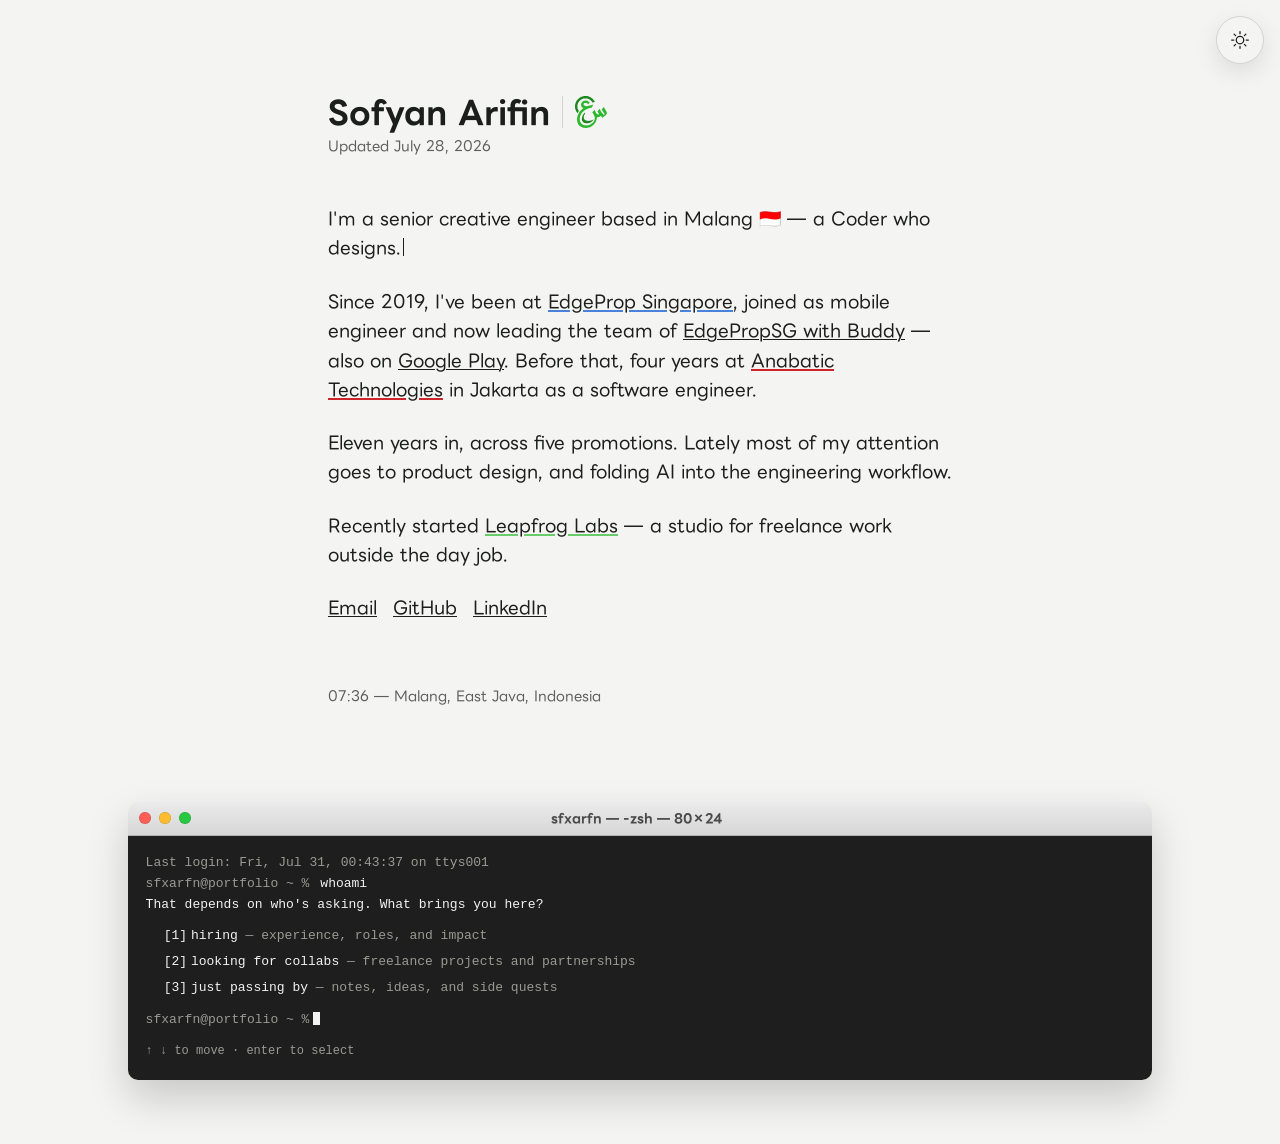
<file: index.html>
<!DOCTYPE html><html lang="en"><head><meta charset="utf-8"><meta name="viewport" content="width=device-width, initial-scale=1"><link rel="icon" href="/favicon.svg" type="image/svg+xml"><link rel="canonical" href="http://localhost:4321/"><title>Sofyan Arifin</title><meta name="description" content="a Coder who designs."><meta property="og:type" content="website"><meta property="og:title" content="Sofyan Arifin"><meta property="og:description" content="a Coder who designs."><meta name="twitter:card" content="summary_large_image"><meta name="twitter:title" content="Sofyan Arifin"><meta name="twitter:description" content="a Coder who designs."><script>
      (() => {
        let theme;
        try {
          theme = localStorage.getItem("theme");
        } catch {}

        const systemTheme = matchMedia("(prefers-color-scheme: dark)").matches
          ? "dark"
          : "light";
        document.documentElement.dataset.theme =
          theme === "light" || theme === "dark" ? theme : systemTheme;
      })();
    </script><link rel="stylesheet" href="/_astro/logo.CJAjCo0W.css"><style>#terminal[data-astro-cid-kenkipkp]{margin-inline:auto;width:min(64rem,100% - 3rem);margin-bottom:4rem;animation:.5s ease-out .8s backwards enter}.term-window[data-astro-cid-kenkipkp]{--term-bg:#1e1e1e;--term-fg:#f2f2f2;--term-dim:#9a9a94;border-radius:10px;overflow:hidden;box-shadow:0 18px 40px #0000002e}.term-titlebar[data-astro-cid-kenkipkp]{background:linear-gradient(#ebebeb,#d6d6d6);border-bottom:1px solid #b1b1b1;align-items:center;padding:.4rem .7rem;display:flex}.term-lights[data-astro-cid-kenkipkp]{gap:.5rem;display:flex}.term-light[data-astro-cid-kenkipkp]{border-radius:50%;width:12px;height:12px;box-shadow:inset 0 0 0 .5px #0003}.term-title[data-astro-cid-kenkipkp]{color:#4a4a4a;text-align:center;flex:1;margin-left:-3.7rem;font-size:13px;font-weight:700}.term-body[data-astro-cid-kenkipkp]{background:var(--term-bg);color:var(--term-fg);padding:1rem 1.1rem 1.2rem}.term-dim[data-astro-cid-kenkipkp]{color:var(--term-dim)}.term-prompt[data-astro-cid-kenkipkp]{color:var(--term-dim);margin-right:.4ch}.term-option[data-astro-cid-kenkipkp]{text-align:left;width:100%;color:inherit;align-items:baseline;gap:.5ch;padding:.15rem .4rem;text-decoration:none;display:flex}.term-option[data-astro-cid-kenkipkp]:hover,.term-option[data-astro-cid-kenkipkp]:focus{background:var(--term-fg);color:var(--term-bg);outline:none}.term-caret[data-astro-cid-kenkipkp]{opacity:0;flex-shrink:0;width:1ch}.term-option[data-astro-cid-kenkipkp]:hover .term-caret[data-astro-cid-kenkipkp],.term-option[data-astro-cid-kenkipkp]:focus .term-caret[data-astro-cid-kenkipkp]{opacity:1}.term-option[data-astro-cid-kenkipkp]:hover .term-dim[data-astro-cid-kenkipkp],.term-option[data-astro-cid-kenkipkp]:focus .term-dim[data-astro-cid-kenkipkp]{color:inherit;opacity:.7}.term-block[data-astro-cid-kenkipkp]{vertical-align:-.2em;background:currentColor;width:1ch;height:1.05em;animation:1s step-end infinite caret-blink;display:inline-block}:root[data-theme=dark] .term-titlebar[data-astro-cid-kenkipkp]{background:linear-gradient(#3f3f3f,#2f2f2f);border-bottom-color:#000}:root[data-theme=dark] .term-title[data-astro-cid-kenkipkp]{color:#b6b6b6}:root[data-theme=dark] .term-window[data-astro-cid-kenkipkp]{box-shadow:0 18px 40px #00000080}
</style></head><body class="bg-bg text-text font-sans antialiased"><button class="theme-toggle" type="button" aria-label="Switch to dark mode" aria-pressed="false" data-theme-toggle><svg class="theme-toggle-icon theme-toggle-sun" aria-hidden="true" viewBox="0 0 24 24" fill="none" stroke="currentColor" stroke-width="1.5" stroke-linecap="round"><circle cx="12" cy="12" r="4.5"></circle><path d="M12 2v2.5M12 19.5V22M2 12h2.5M19.5 12H22M4.93 4.93l1.77 1.77M17.3 17.3l1.77 1.77M19.07 4.93L17.3 6.7M6.7 17.3l-1.77 1.77"></path></svg><svg class="theme-toggle-icon theme-toggle-moon" aria-hidden="true" viewBox="0 0 24 24" fill="none" stroke="currentColor" stroke-width="1.5" stroke-linecap="round" stroke-linejoin="round"><path d="M20 14.5A8.5 8.5 0 0 1 9.5 4a8.5 8.5 0 1 0 10.5 10.5z"></path></svg></button><div class="mx-auto w-full max-w-2xl px-6 py-16 sm:py-24"><main class="flex flex-col gap-12"><header class="flex flex-col gap-2"><div class="flex items-center gap-3 text-[clamp(1.5rem,4.5vw,2rem)]"><h3 class="leading-none font-bold">Sofyan Arifin</h3><span class="bg-border h-[1em] w-px" aria-hidden="true"></span><a href="/journal" class="flex transition-opacity duration-100 hover:opacity-70" aria-label="Journal"><svg viewBox="0 0 586 589" fill="none" class="h-[1em] w-auto" aria-hidden="true">
<path fill-rule="evenodd" clip-rule="evenodd" d="M193.44 83.939C198.079 83.9053 205.485 84.4526 209.888 85.1684C214.29 85.8758 221.696 87.7284 226.335 89.2694C230.974 90.8105 237.232 93.3031 240.252 94.8104C243.271 96.3178 249.125 99.8714 253.275 102.709C257.424 105.547 262.443 109.379 268.052 114.6L257.315 132.402C251.411 142.195 246.392 150.422 246.156 150.7C245.92 150.978 243.457 149.269 240.673 146.911C237.89 144.545 233.15 140.982 230.13 138.995C227.111 136.999 221.898 134.204 218.533 132.78C215.168 131.349 209.474 129.564 205.881 128.806C201.175 127.821 196.991 127.568 190.91 127.896C185.984 128.166 180.198 129.075 176.993 130.077C173.973 131.029 169.436 133.05 166.905 134.574C163.793 136.435 161.465 138.684 159.736 141.479C157.509 145.075 157.172 146.422 157.172 151.584C157.172 156.199 157.661 158.591 159.323 162.178C160.588 164.906 163.565 168.89 166.568 171.862C169.377 174.641 174.488 178.506 177.921 180.443C181.354 182.388 187.199 185.032 190.91 186.321C197.168 188.493 198.577 188.662 222.961 188.561L249.53 180.931C264.147 176.729 284.642 171.197 295.076 168.628C305.518 166.052 318.608 162.995 324.175 161.833C329.742 160.662 334.482 159.888 334.718 160.098C334.954 160.317 329.877 171.761 323.45 185.546C317.022 199.323 311.515 210.868 311.22 211.188C310.924 211.516 304.042 213.167 295.919 214.859C287.805 216.552 275.845 219.398 269.351 221.175C262.856 222.952 252.414 226.177 246.156 228.341C239.897 230.514 229.262 234.724 222.539 237.706C215.817 240.678 206.134 245.411 201.031 248.206C195.928 251.002 187.013 256.408 181.21 260.215C175.416 264.021 166.872 270.194 162.233 273.924C157.594 277.654 149.058 285.587 143.255 291.549C137.461 297.511 129.988 305.983 126.656 310.387C123.324 314.782 118.449 321.797 115.818 325.965C113.195 330.134 108.556 338.664 105.511 344.913C102.474 351.161 98.3667 361.207 96.3846 367.228C94.4109 373.249 92.0155 382.15 91.0708 387.017C90.1346 391.876 88.9116 400.407 88.3549 405.964C87.7561 412.07 87.5621 421.24 87.8657 429.122C88.1441 436.297 88.996 445.585 89.7466 449.753C90.4973 453.922 92.0577 460.557 93.2048 464.49C94.3519 468.423 96.7135 474.679 98.451 478.385C100.189 482.09 103.841 488.532 106.582 492.7C109.315 496.869 114.603 503.336 118.34 507.066C122.068 510.797 127.972 515.849 131.447 518.3C134.93 520.75 141.568 524.658 146.207 526.99C150.846 529.315 158.437 532.481 163.076 534.022C167.715 535.554 175.492 537.626 180.367 538.611C185.697 539.698 194.09 540.59 201.453 540.868C208.31 541.121 217.757 540.902 222.961 540.363C228.064 539.832 236.034 538.62 240.673 537.668C245.312 536.716 253.663 534.434 259.229 532.599C264.796 530.771 273.905 527.049 279.472 524.346C285.039 521.635 293.575 516.793 298.45 513.576C303.325 510.367 310.882 504.734 315.26 501.062C319.637 497.391 326.191 491.159 329.818 487.227C333.453 483.294 338.876 476.658 341.871 472.49C344.865 468.322 349.563 460.557 352.312 455.227C355.062 449.897 358.267 442.697 359.44 439.227C360.62 435.749 362.248 429.88 363.058 426.175C364.062 421.585 364.526 415.817 364.517 408.07C364.5 399.573 364.036 394.571 362.662 388.28C361.649 383.649 359.448 375.876 357.77 371.018C356.091 366.15 352.759 358.007 350.372 352.912C347.977 347.818 342.444 338.151 338.075 331.439C333.697 324.719 327.574 315.06 318.785 300.703L320.734 298.597C321.805 297.435 331.15 286.64 341.499 274.598C351.849 262.556 360.46 252.703 360.646 252.703C360.831 252.703 362.484 256.678 364.323 261.545C366.162 266.404 370.025 275.684 372.909 282.16C375.794 288.635 380.374 297.915 383.09 302.791C385.797 307.667 389.972 314.269 392.368 317.477C394.755 320.677 398.677 325.039 401.081 327.161C403.476 329.283 407.466 332.239 409.937 333.73C412.4 335.228 417.46 337.216 421.172 338.167C424.883 339.111 430.104 339.877 432.769 339.868C435.434 339.868 439.609 339.439 442.047 338.917C444.485 338.403 446.661 337.847 446.897 337.687C447.133 337.527 444.788 334.066 441.701 329.991C438.606 325.923 433.933 319.187 431.318 315.018C428.695 310.85 424.52 303.271 422.04 298.176C419.552 293.082 416.819 286.985 414.424 280.332L430.466 261.461C439.289 251.086 448.204 240.56 454.066 233.537L457.204 243.12C458.924 248.392 462.88 257.823 465.992 264.071C469.105 270.32 474.596 279.793 478.189 285.124C481.782 290.454 487.171 297.84 490.157 301.545C493.143 305.25 498.963 311.995 503.087 316.526C507.203 321.056 513.732 328.256 517.586 332.525C521.905 337.308 525.785 342.63 527.708 346.411C529.42 349.788 531.006 352.55 531.242 352.559C531.478 352.567 533.089 351.035 534.826 349.165C536.564 347.287 538.715 344.332 539.592 342.597C540.478 340.862 541.464 338.108 541.793 336.492C542.131 334.841 541.937 331.506 541.363 328.913C540.79 326.361 538.833 321.435 537.003 317.966C535.172 314.488 527.784 303.507 520.572 293.545C513.369 283.583 505.474 272.215 503.037 268.282C500.599 264.349 497.031 258.278 491.583 248.493L511.497 226.598C522.445 214.556 532.026 204.039 532.794 203.23C534.11 201.841 534.388 202.321 537.416 211.23C539.195 216.443 542.848 225.251 545.547 230.809C548.355 236.611 555.913 249.158 563.284 260.282C570.352 270.935 577.184 281.73 578.466 284.282C579.748 286.825 581.84 291.751 583.122 295.229C584.91 300.096 585.543 303.574 585.863 310.387C586.192 317.216 585.956 320.382 584.834 324.281C584.033 327.06 582.009 331.986 580.33 335.229C578.112 339.515 575.076 343.313 569.205 349.123C564.111 354.176 555.246 361.376 545.133 368.66C536.336 375.001 523.625 384.348 504.673 398.655L501.409 393.468C499.612 390.613 493.919 384.087 488.757 378.967C483.595 373.847 477.565 368.255 471.357 363.439L463.555 371.287C458.958 375.91 453.324 380.575 449.849 382.647C446.602 384.584 441.094 387.169 437.619 388.39C432.212 390.293 429.817 390.638 421.172 390.714C415.605 390.765 409.439 390.52 403.881 389.544V392.701C403.881 394.436 403.316 400.693 402.616 406.596C401.924 412.499 400.355 421.787 399.141 427.227C397.926 432.667 395.413 441.669 393.557 447.227C391.702 452.785 388.37 461.307 386.16 466.174C383.95 471.033 379.961 478.806 377.287 483.437C374.622 488.069 370.16 495.083 367.368 499.016C364.585 502.948 359.937 509.012 357.044 512.489C354.151 515.959 346.999 523.445 341.145 529.121C335.292 534.797 325.853 542.889 320.169 547.1C314.484 551.318 305.476 557.356 300.137 560.523C294.798 563.689 287.207 567.765 283.268 569.592C279.329 571.411 272.488 574.249 268.086 575.899C263.683 577.541 256.657 579.882 252.482 581.095C248.307 582.308 240.336 584.202 234.769 585.297C229.203 586.4 220.093 587.764 214.527 588.328C208.31 588.96 199.201 589.162 190.91 588.867C183.488 588.59 172.86 587.604 167.293 586.653C161.727 585.71 153.562 583.966 149.159 582.779C144.756 581.592 136.592 578.821 131.025 576.632C125.458 574.451 117.294 570.678 112.891 568.253C108.488 565.836 100.897 560.868 96.0219 557.222C91.1468 553.584 83.1762 546.476 78.301 541.441C73.4174 536.396 67.0157 528.675 64.072 524.279C61.12 519.875 56.8099 512.489 54.482 507.858C52.1625 503.226 48.8225 495.083 47.0597 489.753C45.2968 484.422 43.087 476.279 42.1508 471.648C41.2061 467.016 40.059 460.002 39.5867 456.069C39.1228 452.136 38.4902 444.928 38.1866 440.069C37.8829 435.202 38.0769 425.543 38.6167 418.596C39.1565 411.649 40.1518 402.268 40.8181 397.754C41.4929 393.24 42.834 385.847 43.8039 381.333C44.7739 376.82 47.6248 366.874 50.1298 359.228C53.2759 349.645 57.1473 340.374 62.6044 329.334C67.488 319.456 73.7548 308.5 78.9758 300.703C83.6232 293.755 91.3913 283.33 96.2412 277.545C101.083 271.751 110.327 261.941 116.771 255.726C123.223 249.512 133.808 240.476 140.303 235.642C146.798 230.8 152.676 226.539 153.376 226.152C154.076 225.773 154.456 225.301 154.22 225.099C153.984 224.906 151.521 223.55 148.737 222.093C145.954 220.636 141.02 217.428 137.773 214.961C134.525 212.493 129.498 207.668 126.597 204.224C123.695 200.78 120.01 195.314 118.399 192.072C116.788 188.83 114.662 183.146 113.667 179.441C112.292 174.296 111.853 170.119 111.803 161.757C111.752 153.109 112.115 149.395 113.532 144.073C114.519 140.368 116.518 134.684 117.968 131.442C119.419 128.199 122.616 122.515 125.079 118.81C127.533 115.105 132.391 109.421 135.866 106.179C139.341 102.937 145.178 98.4904 148.83 96.2925C152.491 94.0946 159.281 90.9452 163.92 89.2863C168.559 87.6358 175.205 85.7747 178.68 85.1516C182.163 84.5284 188.801 83.9811 193.44 83.939Z" fill="#2BB82D" />
<path d="M222.539 1.70801C217.276 0.806964 208.015 0.234339 195.549 0.0490782C185.115 -0.102499 173.729 0.108025 170.245 0.529072C166.77 0.95012 159.938 2.07853 155.063 3.03851C150.188 3.9985 141.652 6.12058 136.086 7.75425C130.519 9.39633 121.789 12.4363 116.686 14.5163C111.583 16.5962 104.372 19.9478 100.661 21.9604C96.9496 23.973 90.1176 28.1666 85.4787 31.2824C80.8397 34.3981 73.2487 40.057 68.6097 43.8549C63.9707 47.6611 56.7845 54.3389 52.6348 58.6841C48.4934 63.0378 42.5555 70.0103 39.4516 74.1787C36.3478 78.3471 31.869 84.8817 29.4905 88.7048C27.112 92.5279 22.9453 100.107 20.2294 105.547C17.5051 110.987 13.912 119.037 12.242 123.441C10.5719 127.837 8.27776 134.658 7.14754 138.599C6.01731 142.532 4.31355 149.731 3.36888 154.599C2.41579 159.458 1.19279 167.988 0.644543 173.546C0.0288253 179.761 -0.165168 189.167 0.146908 197.967C0.433681 205.84 1.22652 215.878 1.91815 220.282C2.60978 224.678 4.33885 232.829 5.77272 238.387C7.20658 243.945 10.0996 252.846 12.2167 258.176C14.3253 263.507 18.1546 271.835 20.7186 276.703C23.2827 281.561 27.7361 289.14 30.6123 293.544C33.4969 297.94 38.1949 304.483 41.0542 308.071C43.9135 311.658 46.5451 314.597 46.8909 314.597C47.2367 314.597 49.2019 311.473 51.2599 307.649C53.3095 303.826 57.0797 297.292 59.627 293.123C62.1742 288.955 65.9022 283.178 67.9096 280.281L71.5618 275.018C65.2022 265.553 61.6428 259.397 59.5342 255.229C57.434 251.061 54.3301 243.667 52.6348 238.808C50.9394 233.941 48.8308 227.12 47.9452 223.651C47.0596 220.173 45.7438 212.88 45.0268 207.44C44.3184 202 43.7279 194.514 43.7279 190.809C43.7279 187.104 44.3184 179.617 45.0353 174.177C45.7522 168.738 47.2957 160.493 48.4766 155.862C49.6489 151.23 51.9431 143.837 53.5794 139.441C55.2157 135.037 58.6148 127.458 61.1367 122.599C63.6586 117.732 68.2723 110.153 71.3762 105.757C74.4885 101.353 81.9699 92.8058 88.0006 86.7596C96.1483 78.5913 101.47 74.1029 108.674 69.3366C114.013 65.7998 122.734 60.8315 128.073 58.2968C133.412 55.7537 141.383 52.4947 145.785 51.0463C150.188 49.5979 157.408 47.6864 161.811 46.7938C166.214 45.9011 174.378 44.8317 179.945 44.4106C185.959 43.9559 194.511 43.9475 201.031 44.3938C207.062 44.8064 215.226 45.7411 219.165 46.4738C223.104 47.2064 230.889 49.2611 236.456 51.0548C242.023 52.84 251.326 56.7052 257.121 59.6273C262.924 62.5578 270.7 66.9788 274.411 69.463C278.122 71.9471 284.195 76.5113 287.907 79.6102C291.618 82.7091 297.193 88.0648 300.305 91.5006C303.409 94.9447 307.517 99.8373 309.431 102.389C311.338 104.932 314.838 110.237 317.2 114.178L317.696 115.005C319.832 118.561 321.537 121.401 321.569 121.479C321.611 121.555 331.133 119.374 342.731 116.646C354.328 113.909 364.104 111.669 364.45 111.66C364.795 111.66 365.082 111.079 365.082 110.389C365.082 109.69 362.965 105.05 360.384 100.073C357.795 95.0963 353.308 87.4164 350.415 83.0207C347.513 78.6165 342.292 71.6103 338.792 67.4419C335.3 63.2736 329.067 56.6294 324.934 52.68C320.809 48.7306 314.391 43.198 310.68 40.3854C306.968 37.5728 300.516 33.0255 296.341 30.2803C292.166 27.5351 284.575 23.1562 279.472 20.5457C274.369 17.9352 267.158 14.5921 263.446 13.11C259.735 11.6363 254.422 9.68264 251.638 8.7816C248.855 7.88056 242.968 6.22163 238.565 5.11007C234.162 3.99008 226.942 2.46589 222.539 1.70801Z" fill="#1F8720" />
<path d="M182.264 314.277C178.899 312.138 175.989 310.387 175.803 310.387C175.61 310.387 173.661 312.374 171.468 314.808C169.275 317.241 165.328 322.067 162.688 325.544C160.048 329.014 156.362 334.134 154.498 336.913C152.634 339.692 148.788 346.134 145.945 351.228C143.103 356.323 138.886 365.224 136.575 371.018C134.264 376.803 131.438 385.139 130.291 389.544C129.144 393.939 127.752 400.954 127.187 405.122C126.554 409.838 126.352 417.476 126.639 425.333C126.959 433.88 127.643 440.01 128.773 444.28C129.684 447.749 131.354 452.869 132.476 455.648C133.597 458.427 135.967 462.974 137.739 465.753C139.518 468.532 142.335 472.482 144.005 474.536C145.684 476.583 149.901 480.515 153.376 483.269C156.86 486.022 163.498 490.123 168.137 492.372C172.784 494.637 180.358 497.433 185.006 498.612C189.645 499.782 197.05 501.163 201.453 501.685C206.193 502.233 214.982 502.418 222.961 502.132C230.383 501.854 239.686 501.045 243.625 500.321C247.564 499.597 253.831 498.191 257.542 497.205C261.253 496.212 268.085 493.913 272.724 492.094C277.363 490.267 284.01 487.227 287.485 485.332C290.968 483.446 297.041 479.715 300.98 477.054C304.919 474.393 311.565 469.012 315.74 465.113C319.915 461.206 325.465 455.395 328.08 452.195C330.695 449.004 334.397 443.825 336.303 440.701C338.218 437.577 339.762 434.924 339.745 434.806C339.728 434.688 335.08 436.532 329.412 438.907C323.753 441.282 314.559 444.81 308.993 446.747C303.426 448.692 293.743 451.547 287.485 453.105C281.226 454.663 273.256 456.44 269.772 457.054C265.791 457.762 256.572 458.174 244.89 458.174C230.172 458.174 224.943 457.863 219.587 456.675C215.876 455.85 209.803 454.132 206.092 452.869C202.381 451.598 196.341 448.861 192.681 446.789C189.012 444.718 183.319 440.516 180.029 437.467C176.731 434.41 172.43 429.484 170.464 426.52C168.499 423.547 165.977 418.47 164.872 415.228C163.759 411.985 162.367 406.301 161.777 402.596C161.102 398.352 160.891 392.584 161.212 387.017C161.515 381.754 162.637 374.596 163.987 369.333C165.235 364.466 167.563 357.266 169.157 353.334C170.76 349.393 173.459 343.532 175.162 340.289C176.866 337.056 180.628 330.892 183.529 326.605C186.431 322.319 188.708 318.665 188.59 318.488C188.472 318.311 185.63 316.416 182.264 314.277Z" fill="#1F8720" />
</svg></a></div><p class="text-muted text-sm">Updated July 28, 2026</p></header><section class="flex flex-col gap-6 text-lg leading-relaxed"><p>I'm a senior creative engineer based in Malang 🇮🇩 — <span id="tagline" data-taglines="a Coder who designs.|a Designer who codes.|I ship the app, then argue about its spacing.|I redraw the screen, then build it.|eleven years shipping apps, now obsessed with how it feels.|I care about the pixel and the ship date, in that order.|I've evolved from writing the screens to deciding what's on it.|the design file and the pull request are the same argument.">a Coder who designs.</span></p><p>Since 2019, I've been at <a href="/experience#edgeprop" data-brand="edgeprop">EdgeProp Singapore</a>, joined as mobile engineer and now leading the team of <a target="_blank" rel="noopener" href="https://apps.apple.com/sg/app/edgepropsg-with-buddy/id1069299307">EdgePropSG with Buddy</a> — also on <a target="_blank" rel="noopener" href="https://play.google.com/store/apps/details?id=sg.com.theedgeproperty.app">Google Play</a>. Before that, four years at <a href="/experience#anabatic" data-brand="anabatic">Anabatic Technologies</a> in Jakarta as a software engineer.</p><p>Eleven years in, across five promotions. Lately most of my attention goes to product design, and folding AI into the engineering workflow.</p><p>Recently started <a href="/leapfrog-labs" data-brand="leapfrog">Leapfrog Labs</a> — a studio for freelance work outside the day job.</p><p class="flex flex-wrap gap-x-4 gap-y-1"><a href="mailto:sofyanarifin39@gmail.com" rel="me">Email</a><a href="https://github.com/sfxarfn" rel="me noopener" target="_blank">GitHub</a><a href="https://www.linkedin.com/in/sofyanarifin/" rel="me noopener" target="_blank">LinkedIn</a></p></section></main><footer class="text-muted mt-16 text-sm"><span id="clock" data-tz="Asia/Jakarta">Malang, East Java, Indonesia</span></footer></div><section id="terminal" aria-label="Where to next" data-astro-cid-kenkipkp><div class="term-window" data-astro-cid-kenkipkp><div class="term-titlebar" data-astro-cid-kenkipkp><span class="term-lights" aria-hidden="true" data-astro-cid-kenkipkp><i class="term-light" style="background:#ff5f57" data-astro-cid-kenkipkp></i><i class="term-light" style="background:#febc2e" data-astro-cid-kenkipkp></i><i class="term-light" style="background:#28c840" data-astro-cid-kenkipkp></i></span><span class="term-title" data-astro-cid-kenkipkp>sfxarfn — -zsh — 80×24</span></div><div class="term-body font-mono text-[13px] leading-relaxed" data-astro-cid-kenkipkp><p class="term-dim" data-astro-cid-kenkipkp>Last login: Fri, Jul 31, 00:43:37 on ttys001</p><p data-astro-cid-kenkipkp><span class="term-prompt" data-astro-cid-kenkipkp>sfxarfn@portfolio ~ %</span> whoami</p><p data-astro-cid-kenkipkp>That depends on who&#39;s asking. What brings you here?</p><ul class="mt-2 flex flex-col" data-astro-cid-kenkipkp><li data-astro-cid-kenkipkp><a data-term-option href="/experience" class="term-option" data-astro-cid-kenkipkp><span aria-hidden="true" class="term-caret" data-astro-cid-kenkipkp>›</span><span class="shrink-0" data-astro-cid-kenkipkp>[1]</span><span data-astro-cid-kenkipkp>hiring<span class="term-dim" data-astro-cid-kenkipkp> — experience, roles, and impact</span></span></a></li><li data-astro-cid-kenkipkp><a data-term-option href="/leapfrog-labs" class="term-option" data-astro-cid-kenkipkp><span aria-hidden="true" class="term-caret" data-astro-cid-kenkipkp>›</span><span class="shrink-0" data-astro-cid-kenkipkp>[2]</span><span data-astro-cid-kenkipkp>looking for collabs<span class="term-dim" data-astro-cid-kenkipkp> — freelance projects and partnerships</span></span></a></li><li data-astro-cid-kenkipkp><a data-term-option href="/journal" class="term-option" data-astro-cid-kenkipkp><span aria-hidden="true" class="term-caret" data-astro-cid-kenkipkp>›</span><span class="shrink-0" data-astro-cid-kenkipkp>[3]</span><span data-astro-cid-kenkipkp>just passing by<span class="term-dim" data-astro-cid-kenkipkp> — notes, ideas, and side quests</span></span></a></li></ul><p class="mt-2" data-astro-cid-kenkipkp><span class="term-prompt" data-astro-cid-kenkipkp>sfxarfn@portfolio ~ %</span><span class="term-block" aria-hidden="true" data-astro-cid-kenkipkp></span></p><p class="term-dim mt-3 text-[12px]" data-astro-cid-kenkipkp>↑ ↓ to move · enter to select</p></div></div></section><script type="module">var e=document.getElementById(`terminal`),t=[...e?.querySelectorAll(`[data-term-option]`)??[]];e&&t.length&&addEventListener(`keydown`,n=>{let r=n.key===`ArrowDown`;if(!r&&n.key!==`ArrowUp`)return;let i=t.indexOf(document.activeElement);if(i<0){n.preventDefault(),t[r?0:t.length-1].focus({preventScroll:!0}),e.scrollIntoView({behavior:`smooth`,block:`center`});return}n.preventDefault(),t[(i+(r?1:-1)+t.length)%t.length].focus({preventScroll:!0})});</script><script type="module">var e=document.getElementById(`clock`),t=e?.dataset.tz;if(e&&t){let n=e.textContent,r=new Intl.DateTimeFormat(`en-GB`,{timeZone:t,hour:`2-digit`,minute:`2-digit`}),i=()=>e.textContent=`${r.format(new Date)} — ${n}`;i(),setInterval(i,3e4)}var n=document.getElementById(`tagline`),r=n?.parentElement,i=n?.dataset.taglines?.split(`|`)??[];if(n&&r&&i.length>1&&!matchMedia(`(prefers-reduced-motion: reduce)`).matches){let e=e=>new Promise(t=>setTimeout(t,e)),t=()=>{let e=n.textContent;r.style.minHeight=``;let t=0;for(let e of i)n.textContent=e,t=Math.max(t,r.offsetHeight);n.textContent=e,r.style.minHeight=`${t}px`};t(),addEventListener(`resize`,t),n.classList.add(`caret`),(async()=>{for(let t=0;;t=(t+1)%i.length){let r=i[(t+1)%i.length];await e(2e3);for(let r=i[t].length;r>0;r--)n.textContent=i[t].slice(0,r-1),await e(25);for(let t=1;t<=r.length;t++)n.textContent=r.slice(0,t),await e(45)}})()}</script><script type="application/ld+json">{"@context":"https://schema.org","@type":"Person","name":"Sofyan Arifin","jobTitle":"Senior Creative Engineer","description":"a Coder who designs."}</script><script type="module">var e=document.querySelector(`[data-theme-toggle]`),t=matchMedia(`(prefers-color-scheme: dark)`),n=matchMedia(`(prefers-reduced-motion: reduce)`),r=!1,i=()=>{let t=document.documentElement.dataset.theme===`dark`;e&&(e.setAttribute(`aria-pressed`,String(t)),e.setAttribute(`aria-label`,t?`Switch to light mode`:`Switch to dark mode`))};e?.addEventListener(`click`,()=>{if(r)return;let e=document.documentElement.dataset.theme===`dark`?`light`:`dark`,t=()=>{document.documentElement.dataset.theme=e;try{localStorage.setItem(`theme`,e)}catch{}i()};if(!document.startViewTransition||n.matches){t();return}let a=Math.hypot(innerWidth,innerHeight),o=Math.min(760,Math.max(560,a*.48));r=!0,document.documentElement.style.setProperty(`--theme-ripple-radius`,`${a}px`),document.documentElement.style.setProperty(`--theme-ripple-duration`,`${o}ms`),document.documentElement.dataset.themeTransition=e;let s=document.startViewTransition(t),c=new Promise(e=>{setTimeout(e,o+50)});s.waitUntil?.(c),Promise.allSettled([s.finished,c]).then(()=>{r=!1,delete document.documentElement.dataset.themeTransition,document.documentElement.style.removeProperty(`--theme-ripple-radius`),document.documentElement.style.removeProperty(`--theme-ripple-duration`)})}),t.addEventListener(`change`,e=>{try{if(localStorage.getItem(`theme`))return}catch{}document.documentElement.dataset.theme=e.matches?`dark`:`light`,i()}),i();</script></body></html>
</file>
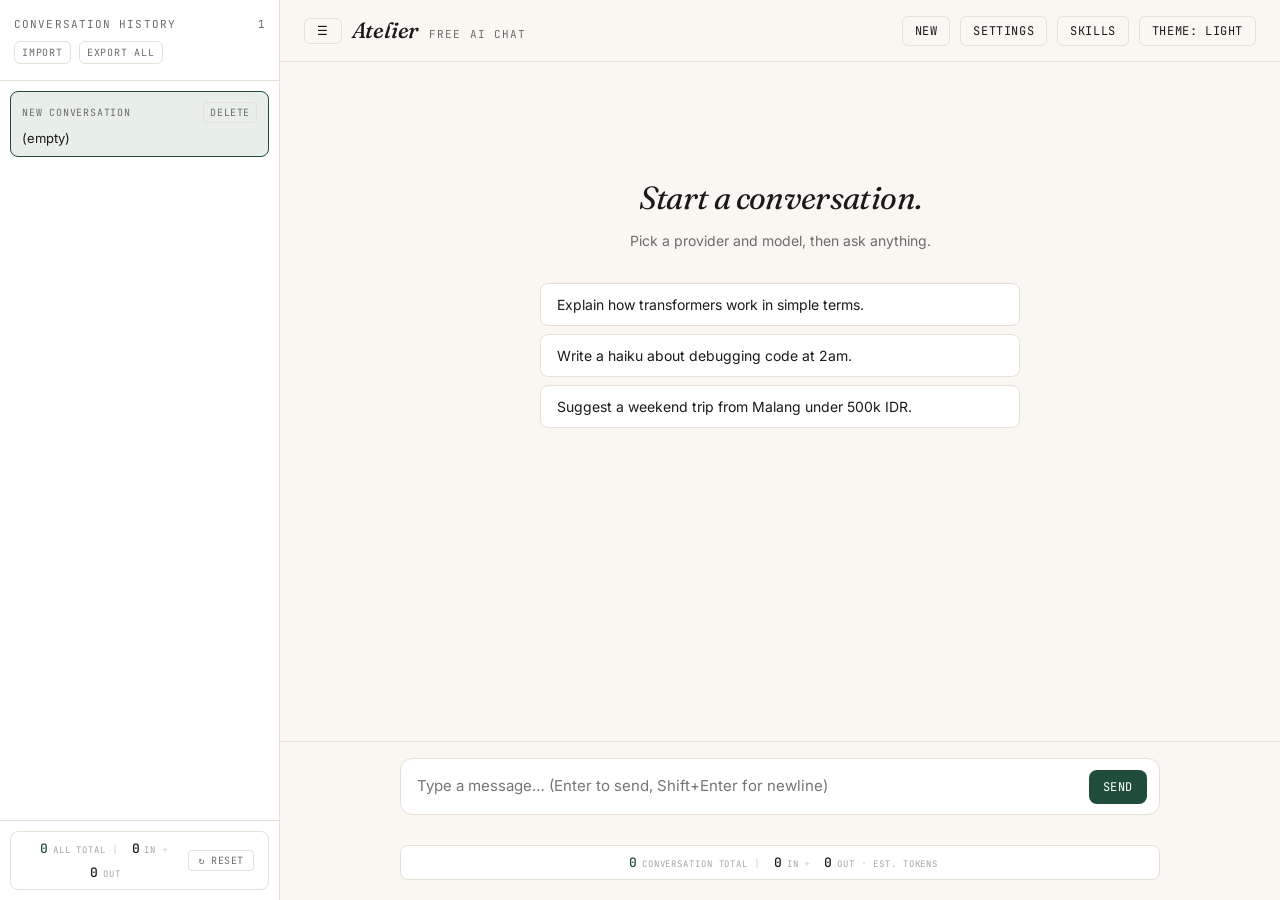
<file: atelier/index.html>
<!DOCTYPE html>
<html class="dark-mode" lang="en">
<head>
<meta charset="UTF-8" />
<meta name="viewport" content="width=device-width, initial-scale=1.0" />
<title>Chat — Free AI Playground</title>
<link rel="preconnect" href="https://fonts.googleapis.com">
<link rel="preconnect" href="https://fonts.gstatic.com" crossorigin>
<link href="https://fonts.googleapis.com/css2?family=Fraunces:opsz,wght@9..144,400;9..144,500;9..144,700&family=JetBrains+Mono:wght@400;500&family=Inter:wght@400;500;600&display=swap" rel="stylesheet">
<style>
  :root {
    --bg: #faf7f2;
    --bg-elev: #ffffff;
    --ink: #1a1a1a;
    --muted: #6b6b6b;
    --line: #e6e0d6;
    --accent: #1f4d3a;
    --accent-soft: #e8efe9;
    --user-bg: #1a1a1a;
    --user-fg: #faf7f2;
    --error: #b3261e;
    --serif: 'Fraunces', Georgia, serif;
    --sans: 'Inter', -apple-system, BlinkMacSystemFont, sans-serif;
    --mono: 'JetBrains Mono', ui-monospace, monospace;
  }
  body.dark-mode {
    --bg: #27211b;
    --bg-elev: #2d2720;
    --ink: #e6e0d6;
    --muted: #a7adb7;
    --line: #2c3139;
    --accent: #7ec7a5;
    --accent-soft: #1f2f29;
    --user-bg: #e6e0d6;
    --user-fg: #121417;
    --error: #ff8f87;
  }

  * { box-sizing: border-box; }
  html, body { margin: 0; padding: 0; height: 100%; }

  body {
    font-family: var(--sans);
    background: var(--bg);
    color: var(--ink);
    height: 100vh;
    line-height: 1.5;
  }
  body.no-scroll { overflow: hidden; }

  .app-shell {
    height: 100vh;
    display: flex;
    overflow: hidden;
  }
  .app-shell.sidebar-collapsed .sidebar { display: none; }

  .sidebar {
    width: 280px;
    border-right: 1px solid var(--line);
    background: var(--bg-elev);
    display: flex;
    flex-direction: column;
    min-width: 240px;
  }

  .sidebar-head {
    padding: 16px 14px;
    border-bottom: 1px solid var(--line);
    display: flex;
    flex-direction: column;
    align-items: stretch;
    gap: 8px;
  }

  .sidebar-head-top {
    display: flex;
    justify-content: space-between;
    align-items: center;
    gap: 8px;
  }

  .sidebar-title {
    font-family: var(--mono);
    font-size: 11px;
    text-transform: uppercase;
    letter-spacing: 0.1em;
    color: var(--muted);
  }

  .sidebar-count {
    font-family: var(--mono);
    font-size: 11px;
    color: var(--muted);
  }

  .sidebar-actions { display: flex; align-items: center; gap: 8px; }

  .new-conv {
    border: 1px solid var(--line);
    background: transparent;
    color: var(--muted);
    border-radius: 6px;
    font-family: var(--mono);
    font-size: 10px;
    text-transform: uppercase;
    letter-spacing: 0.08em;
    padding: 4px 7px;
    cursor: pointer;
    transition: all 0.15s ease;
  }
  .new-conv:hover { border-color: var(--accent); color: var(--accent); background: var(--accent-soft); }

  .history-list {
    padding: 10px;
    overflow-y: auto;
    display: flex;
    flex-direction: column;
    gap: 8px;
    flex: 1;
  }

  .sidebar-foot {
    border-top: 1px solid var(--line);
    padding: 10px;
  }

  .history-empty {
    margin: 20px 10px 0;
    padding: 10px 12px;
    border: 1px dashed var(--line);
    border-radius: 8px;
    font-size: 12px;
    color: var(--muted);
  }

  .history-item {
    border: 1px solid var(--line);
    background: var(--bg);
    border-radius: 8px;
    padding: 10px 11px 9px;
    cursor: pointer;
    text-align: left;
    display: flex;
    flex-direction: column;
    gap: 6px;
    transition: all 0.15s ease;
  }
  .history-item:hover { border-color: var(--accent); background: var(--accent-soft); }
  .history-item.active { border-color: var(--accent); background: var(--accent-soft); }

  .history-top {
    display: flex;
    justify-content: space-between;
    align-items: center;
    gap: 8px;
  }

  .history-role {
    font-family: var(--mono);
    font-size: 10px;
    text-transform: uppercase;
    letter-spacing: 0.08em;
    color: var(--muted);
  }

  .history-del {
    border: 1px solid var(--line);
    background: transparent;
    color: var(--muted);
    border-radius: 4px;
    font-family: var(--mono);
    font-size: 10px;
    text-transform: uppercase;
    letter-spacing: 0.06em;
    padding: 3px 6px;
    cursor: pointer;
    transition: all 0.15s ease;
  }
  .history-del:hover { color: var(--error); border-color: var(--error); background: #fff5f4; }

  .history-snippet {
    font-size: 13px;
    color: var(--ink);
    line-height: 1.4;
    white-space: nowrap;
    overflow: hidden;
    text-overflow: ellipsis;
  }

  .app-main {
    flex: 1;
    min-width: 0;
    display: flex;
    flex-direction: column;
    height: 100vh;
  }

  .head-left {
    display: flex;
    align-items: center;
    gap: 10px;
    min-width: 0;
  }

  .sidebar-toggle {
    padding: 6px 10px;
    line-height: 1;
    min-width: 34px;
  }

  .sidebar-backdrop {
    display: none;
    position: fixed;
    inset: 0;
    background: rgba(20, 20, 20, 0.35);
    z-index: 25;
  }
  body.dark-mode .sidebar-backdrop {
    background: rgba(0, 0, 0, 0.62);
  }

  header {
    border-bottom: 1px solid var(--line);
    padding: 14px 24px;
    display: flex;
    align-items: center;
    justify-content: space-between;
    gap: 16px;
    flex-wrap: wrap;
  }

  .brand { display: flex; align-items: baseline; gap: 10px; }

  .brand h1 {
    font-family: var(--serif);
    font-weight: 500;
    font-size: 22px;
    letter-spacing: -0.01em;
    margin: 0;
    font-style: italic;
  }

  .brand span {
    font-family: var(--mono);
    font-size: 11px;
    color: var(--muted);
    text-transform: uppercase;
    letter-spacing: 0.1em;
  }

  .toolbar { display: flex; gap: 10px; flex-wrap: wrap; align-items: center; }

  button, select, input {
    font-family: var(--sans);
    font-size: 14px;
    color: var(--ink);
  }

  .icon-btn {
    background: transparent;
    border: 1px solid var(--line);
    border-radius: 6px;
    padding: 6px 12px;
    cursor: pointer;
    transition: all 0.15s ease;
    font-family: var(--mono);
    font-size: 12px;
    text-transform: uppercase;
    letter-spacing: 0.05em;
  }
  .icon-btn:hover { border-color: var(--ink); background: var(--bg-elev); }

  /* Settings panel */
  .settings {
    background: var(--bg-elev);
    border-bottom: 1px solid var(--line);
    padding: 18px 24px;
    display: none;
    grid-template-columns: 1fr 1fr;
    gap: 14px;
  }
  .settings.open { display: grid; }

  @media (max-width: 700px) {
    .settings.open { grid-template-columns: 1fr; }
  }

  @media (max-width: 980px) {
    .sidebar {
      display: flex;
      position: fixed;
      left: 0;
      top: 0;
      bottom: 0;
      width: min(86vw, 330px);
      min-width: 0;
      z-index: 30;
      transform: translateX(-100%);
      transition: transform 0.2s ease;
      box-shadow: 8px 0 26px rgba(0,0,0,0.14);
    }
    .app-shell.sidebar-open .sidebar { transform: translateX(0); }
    .sidebar-backdrop { display: block; }
    .app-shell:not(.sidebar-open) .sidebar-backdrop { display: none; }
  }

  .field { display: flex; flex-direction: column; gap: 6px; }

  .field label {
    font-family: var(--mono);
    font-size: 11px;
    text-transform: uppercase;
    letter-spacing: 0.08em;
    color: var(--muted);
  }

  .field input, .field select {
    background: var(--bg);
    border: 1px solid var(--line);
    border-radius: 6px;
    padding: 9px 12px;
    outline: none;
    transition: border-color 0.15s ease;
  }
  .field input:focus, .field select:focus { border-color: var(--accent); }
  .field textarea {
    background: var(--bg);
    border: 1px solid var(--line);
    border-radius: 6px;
    padding: 9px 12px;
    outline: none;
    transition: border-color 0.15s ease;
    resize: vertical;
    min-height: 90px;
    font-family: var(--mono);
    font-size: 12px;
    color: var(--ink);
    line-height: 1.45;
  }
  .field textarea:focus { border-color: var(--accent); }

  .field .hint { font-size: 11px; color: var(--muted); }
  .field .hint a { color: var(--accent); text-decoration: underline; text-underline-offset: 2px; }

  /* Messages */
  main { flex: 1; overflow-y: auto; padding: 32px 24px 16px; }

  .messages {
    max-width: 760px;
    margin: 0 auto;
    display: flex;
    flex-direction: column;
    gap: 22px;
  }

  .empty { text-align: center; margin-top: 80px; color: var(--muted); }

  .empty h2 {
    font-family: var(--serif);
    font-style: italic;
    font-weight: 400;
    font-size: 32px;
    color: var(--ink);
    margin: 0 0 8px;
    letter-spacing: -0.02em;
  }
  .empty p { margin: 0; font-size: 14px; }

  .empty .examples {
    margin-top: 32px;
    display: flex;
    flex-direction: column;
    gap: 8px;
    max-width: 480px;
    margin-left: auto;
    margin-right: auto;
  }

  .example {
    padding: 12px 16px;
    border: 1px solid var(--line);
    border-radius: 8px;
    background: var(--bg-elev);
    cursor: pointer;
    text-align: left;
    font-size: 14px;
    color: var(--ink);
    transition: all 0.15s ease;
  }
  .example:hover { border-color: var(--accent); background: var(--accent-soft); }

  .msg { display: flex; flex-direction: column; gap: 4px; }

  .msg .role {
    font-family: var(--mono);
    font-size: 10px;
    text-transform: uppercase;
    letter-spacing: 0.1em;
    color: var(--muted);
  }
  .msg.user .role { color: var(--ink); align-self: flex-end; }
  .msg.assistant .role { color: var(--accent); }

  .bubble {
    padding: 12px 16px;
    border-radius: 10px;
    white-space: pre-wrap;
    word-wrap: break-word;
    font-size: 15px;
    line-height: 1.6;
  }

  .msg.user .bubble {
    background: var(--user-bg);
    color: var(--user-fg);
    max-width: 85%;
    align-self: flex-end;
  }
  .msg.assistant .bubble { background: transparent; padding-left: 0; padding-right: 0; }
  .msg.error .bubble {
    background: #fdecea;
    color: var(--error);
    border: 1px solid #f5c2bd;
    font-family: var(--mono);
    font-size: 13px;
  }

  /* Markdown rendered content */
  .bubble h1,.bubble h2,.bubble h3 { font-family: var(--serif); font-weight: 500; margin: 16px 0 6px; letter-spacing: -0.01em; }
  .bubble h1 { font-size: 22px; }
  .bubble h2 { font-size: 18px; }
  .bubble h3 { font-size: 15px; }
  .bubble p  { margin: 0 0 10px; }
  .bubble p:last-child { margin-bottom: 0; }
  .bubble ul, .bubble ol { margin: 6px 0 10px; padding-left: 22px; }
  .bubble li { margin-bottom: 3px; }
  .bubble pre {
    background: #1a1a1a;
    color: #e8e8e8;
    border-radius: 8px;
    padding: 14px 16px;
    overflow-x: auto;
    font-family: var(--mono);
    font-size: 13px;
    line-height: 1.55;
    margin: 10px 0;
  }
  .bubble code {
    font-family: var(--mono);
    font-size: 13px;
    background: #f0ece4;
    padding: 2px 5px;
    border-radius: 4px;
  }
  .bubble pre code { background: none; padding: 0; color: inherit; }
  .bubble blockquote {
    border-left: 3px solid var(--line);
    margin: 8px 0;
    padding: 4px 14px;
    color: var(--muted);
    font-style: italic;
  }
  .bubble hr { border: none; border-top: 1px solid var(--line); margin: 12px 0; }
  .bubble a  { color: var(--accent); text-underline-offset: 2px; }
  .bubble strong { font-weight: 600; }
  .bubble del { opacity: 0.5; }

  .cursor {
    display: inline-block;
    width: 2px; height: 1.1em;
    background: var(--accent);
    vertical-align: text-bottom;
    margin-left: 1px;
    border-radius: 1px;
    animation: blink 0.9s steps(2) infinite;
  }
  @keyframes blink { 0%,50%{opacity:1} 51%,100%{opacity:0} }

  /* Thinking state */
  .thinking-wrap { display: flex; flex-direction: column; gap: 8px; }

  .thinking-badge {
    display: inline-flex;
    align-items: center;
    gap: 8px;
    font-family: var(--mono);
    font-size: 11px;
    color: var(--accent);
    text-transform: uppercase;
    letter-spacing: 0.1em;
    padding: 6px 12px 6px 10px;
    border: 1px solid var(--accent-soft);
    border-radius: 20px;
    background: var(--accent-soft);
    width: fit-content;
    animation: fadeSlideIn 0.2s ease;
  }

  @keyframes fadeSlideIn {
    from { opacity: 0; transform: translateY(5px); }
    to   { opacity: 1; transform: translateY(0); }
  }

  .thinking-dots { display: flex; gap: 3px; align-items: center; }
  .thinking-dots span {
    width: 4px; height: 4px;
    border-radius: 50%;
    background: var(--accent);
    animation: dotPulse 1.3s ease-in-out infinite;
  }
  .thinking-dots span:nth-child(2) { animation-delay: 0.22s; }
  .thinking-dots span:nth-child(3) { animation-delay: 0.44s; }

  @keyframes dotPulse {
    0%,80%,100% { opacity: 0.25; transform: scale(0.75); }
    40%         { opacity: 1;    transform: scale(1.15); }
  }

  .thinking-phrase {
    font-family: var(--mono);
    font-size: 11px;
    color: var(--muted);
    letter-spacing: 0.04em;
    padding-left: 4px;
    min-height: 15px;
    transition: opacity 0.25s ease;
  }

  /* Typing state — left-accent rule on assistant bubble */
  .msg.assistant.is-typing .bubble {
    border-left: 2px solid color-mix(in srgb, var(--accent) 25%, transparent);
    padding-left: 12px;
  }

  /* Input area */
  footer {
    border-top: 1px solid var(--line);
    padding: 16px 24px 20px;
    background: var(--bg);
  }

  .composer {
    max-width: 760px;
    margin: 0 auto;
    display: flex;
    gap: 10px;
    align-items: flex-end;
    background: var(--bg-elev);
    border: 1px solid var(--line);
    border-radius: 12px;
    padding: 10px 12px;
    transition: border-color 0.15s ease;
  }
  .composer:focus-within { border-color: var(--accent); }
  .composer-wrap {
    max-width: 760px;
    margin: 0 auto;
  }
  .slash-suggest {
    margin-top: 6px;
    border: 1px solid var(--line);
    border-radius: 10px;
    background: var(--bg-elev);
    padding: 7px;
    display: none;
    gap: 6px;
    flex-wrap: wrap;
    align-items: center;
  }
  .slash-suggest.open { display: flex; }
  .slash-chip {
    border: 1px solid var(--line);
    background: transparent;
    color: var(--ink);
    border-radius: 7px;
    padding: 5px 8px;
    font-family: var(--mono);
    font-size: 11px;
    cursor: pointer;
    transition: all 0.15s ease;
  }
  .slash-chip:hover {
    border-color: var(--accent);
    color: var(--accent);
    background: var(--accent-soft);
  }
  .slash-suggest-empty {
    font-size: 11px;
    color: var(--muted);
    font-family: var(--mono);
    padding: 2px 4px;
  }
  .active-skills {
    margin-top: 6px;
    border: 1px solid var(--line);
    border-radius: 10px;
    background: var(--bg-elev);
    padding: 7px;
    display: flex;
    gap: 6px;
    flex-wrap: wrap;
    align-items: center;
  }
  .active-skills.hidden { display: none; }
  .active-skills-empty {
    font-size: 11px;
    color: var(--muted);
    font-family: var(--mono);
    padding: 2px 4px;
  }
  .active-skill-chip {
    display: inline-flex;
    align-items: center;
    gap: 6px;
    border: 1px solid var(--line);
    background: var(--accent-soft);
    color: var(--ink);
    border-radius: 999px;
    padding: 4px 7px;
    font-family: var(--mono);
    font-size: 11px;
  }
  .active-skill-remove {
    border: 1px solid var(--line);
    background: transparent;
    color: var(--muted);
    border-radius: 999px;
    width: 18px;
    height: 18px;
    line-height: 14px;
    padding: 0;
    cursor: pointer;
    font-size: 12px;
  }
  .active-skill-remove:hover {
    border-color: var(--error);
    color: var(--error);
    background: #fff5f4;
  }

  .composer textarea {
    flex: 1;
    border: none;
    outline: none;
    background: transparent;
    resize: none;
    font-family: var(--sans);
    font-size: 15px;
    line-height: 1.5;
    color: var(--ink);
    max-height: 180px;
    padding: 6px 4px;
  }

  .send {
    background: var(--accent);
    color: white;
    border: none;
    border-radius: 8px;
    padding: 9px 14px;
    cursor: pointer;
    font-family: var(--mono);
    font-size: 12px;
    text-transform: uppercase;
    letter-spacing: 0.05em;
    transition: opacity 0.15s ease;
  }
  .send:hover:not(:disabled) { opacity: 0.85; }
  .send:disabled { opacity: 0.4; cursor: not-allowed; }

  .stop {
    background: transparent;
    color: var(--error);
    border: 1px solid color-mix(in srgb, var(--error) 35%, var(--line));
    border-radius: 8px;
    padding: 9px 12px;
    cursor: pointer;
    font-family: var(--mono);
    font-size: 12px;
    text-transform: uppercase;
    letter-spacing: 0.05em;
    transition: all 0.15s ease;
  }
  .stop:hover { border-color: var(--error); background: #fff5f4; }

  .status {
    max-width: 760px;
    margin: 8px auto 0;
    font-family: var(--mono);
    font-size: 11px;
    color: var(--muted);
    text-align: center;
    text-transform: uppercase;
    letter-spacing: 0.08em;
    min-height: 16px;
  }
  .status.warn { color: var(--error); }

  /* Token meter — always visible */
  .token-bar {
    max-width: 760px;
    margin: 8px auto 0;
    font-family: var(--mono);
    font-size: 11px;
    color: var(--muted);
    letter-spacing: 0.05em;
    display: flex;
    justify-content: center;
    align-items: center;
    gap: 14px;
    border: 1px solid var(--line);
    border-radius: 8px;
    padding: 7px 14px;
    background: var(--bg-elev);
  }

  .token-bar.conversation { margin-top: 6px; }
  .token-bar.total {
    margin: 0;
    max-width: none;
    justify-content: space-between;
    gap: 10px;
  }

  .token-segments {
    display: flex;
    gap: 4px;
    align-items: baseline;
    flex-wrap: wrap;
    justify-content: center;
  }

  .token-seg { display: flex; gap: 4px; align-items: baseline; }

  .seg-label {
    text-transform: uppercase;
    font-size: 9px;
    letter-spacing: 0.1em;
    opacity: 0.6;
  }

  .seg-val {
    font-size: 13px;
    color: var(--ink);
    font-weight: 500;
    min-width: 2ch;
    text-align: right;
  }

  .seg-total .seg-val { color: var(--accent); }

  .tok-div {
    opacity: 0.3;
    font-size: 10px;
    padding: 0 2px;
  }

  .token-reset {
    background: transparent;
    border: 1px solid var(--line);
    border-radius: 4px;
    padding: 3px 9px;
    font-family: var(--mono);
    font-size: 10px;
    cursor: pointer;
    color: var(--muted);
    letter-spacing: 0.05em;
    text-transform: uppercase;
    transition: all 0.15s;
    white-space: nowrap;
  }
  .token-reset:hover { border-color: var(--error); color: var(--error); }

  /* Export options popup */
  .modal-backdrop {
    position: fixed;
    inset: 0;
    background: rgba(0, 0, 0, 0.45);
    display: none;
    align-items: center;
    justify-content: center;
    padding: 18px;
    z-index: 80;
  }
  body.dark-mode .modal-backdrop {
    background: rgba(0, 0, 0, 0.72);
  }
  .modal-backdrop.open { display: flex; }
  .modal {
    width: min(420px, 100%);
    background: var(--bg-elev);
    border: 1px solid var(--line);
    border-radius: 12px;
    padding: 16px;
    box-shadow: 0 16px 32px rgba(0, 0, 0, 0.2);
  }
  .modal.skill-modal { width: min(760px, 100%); }
  .modal-title {
    margin: 0 0 6px;
    font-family: var(--serif);
    font-size: 22px;
    font-style: italic;
  }
  .modal-copy {
    margin: 0 0 14px;
    color: var(--muted);
    font-size: 13px;
  }
  .modal-actions {
    display: flex;
    gap: 8px;
    flex-wrap: wrap;
  }
  .modal-btn {
    border: 1px solid var(--line);
    background: transparent;
    color: var(--ink);
    border-radius: 8px;
    padding: 8px 10px;
    cursor: pointer;
    font-family: var(--mono);
    font-size: 11px;
    text-transform: uppercase;
    letter-spacing: 0.06em;
    transition: all 0.15s ease;
  }
  .modal-btn:hover { border-color: var(--accent); background: var(--accent-soft); color: var(--accent); }
  .modal-btn.primary {
    background: var(--accent);
    border-color: var(--accent);
    color: #fff;
  }
  .modal-btn.primary:hover { opacity: 0.88; }
  .modal-textarea {
    width: 100%;
    min-height: 150px;
    resize: vertical;
    background: var(--bg);
    border: 1px solid var(--line);
    border-radius: 8px;
    padding: 10px 11px;
    color: var(--ink);
    font-family: var(--mono);
    font-size: 12px;
    line-height: 1.5;
    margin-bottom: 10px;
  }
  .modal-textarea:focus {
    outline: none;
    border-color: var(--accent);
  }
</style>
</head>
<body>
<div class="app-shell" id="appShell">
<aside class="sidebar" id="sidebar">
  <div class="sidebar-head">
    <div class="sidebar-head-top">
      <span class="sidebar-title">Conversation History</span>
      <span class="sidebar-count" id="historyCount">0</span>
    </div>
    <div class="sidebar-actions">
      <button class="new-conv" id="importBtn" title="Import conversations JSON">Import</button>
      <button class="new-conv" id="exportBtn" title="Export all conversations">Export All</button>
    </div>
  </div>
  <input type="file" id="importFileInput" accept="application/json,.json" hidden />
  <div class="history-empty" id="historyEmpty">No saved conversation yet.</div>
  <div class="history-list" id="historyList"></div>
  <div class="sidebar-foot">
    <div class="token-bar total">
      <div class="token-segments">
        <div class="token-seg seg-total">
          <span class="seg-val" id="totalTokTotal">0</span>
          <span class="seg-label">all total</span>
        </div>
        <span class="tok-div">|</span>
        <div class="token-seg">
          <span class="seg-val" id="totalTokIn">0</span>
          <span class="seg-label">in</span>
        </div>
        <span class="tok-div">+</span>
        <div class="token-seg">
          <span class="seg-val" id="totalTokOut">0</span>
          <span class="seg-label">out</span>
        </div>
      </div>
      <button class="token-reset" id="tokenReset">&#8635; Reset</button>
    </div>
  </div>
</aside>
<div class="sidebar-backdrop" id="sidebarBackdrop" hidden></div>

<div class="app-main">
<header>
  <div class="head-left">
    <button class="icon-btn sidebar-toggle" id="sidebarToggle" aria-label="Toggle sidebar" title="Toggle sidebar">☰</button>
    <div class="brand">
      <h1>Atelier</h1>
      <span>free ai chat</span>
    </div>
  </div>
  <div class="toolbar">
    <button class="icon-btn" id="newConvBtn" title="Start new conversation">New</button>
    <button class="icon-btn" id="settingsBtn">Settings</button>
    <button class="icon-btn" id="skillManagerBtn" title="Open skill manager">Skills</button>
    <button class="icon-btn" id="themeBtn" title="Toggle dark mode">theme: light</button>
  </div>
</header>

<section class="settings" id="settings">
  <div class="field">
    <label for="provider">Provider</label>
    <select id="provider">
      <!-- <option value="gemini">Google Gemini</option> -->
      <!-- <option value="groq">Groq</option> -->
      <option value="openrouter">OpenRouter</option>
    </select>
    <div class="hint" id="providerHint"></div>
  </div>

  <div class="field">
    <label for="model">Model</label>
    <select id="model"></select>
    <div class="hint" id="modelHint"></div>
  </div>

  <div class="field">
    <label for="apiKey">API Key</label>
    <input type="password" id="apiKey" placeholder="Enter API key for selected provider" autocomplete="off" />
    <div class="hint" id="apiKeyHint">Stored in cookie per provider.</div>
  </div>

  <div class="field" style="grid-column: 1 / -1;">
    <label for="systemPrompt">System Prompt (optional)</label>
    <input type="text" id="systemPrompt" placeholder="e.g. You are a helpful assistant who responds concisely." />
  </div>
</section>

<main>
  <div class="messages" id="messages">
    <div class="empty" id="empty">
      <h2>Start a conversation.</h2>
      <p>Pick a provider and model, then ask anything.</p>
      <div class="examples">
        <button class="example" data-prompt="Explain how transformers work in simple terms.">Explain how transformers work in simple terms.</button>
        <button class="example" data-prompt="Write a haiku about debugging code at 2am.">Write a haiku about debugging code at 2am.</button>
        <button class="example" data-prompt="Suggest a weekend trip from Malang under 500k IDR.">Suggest a weekend trip from Malang under 500k IDR.</button>
      </div>
    </div>
  </div>
</main>

<footer>
  <div class="composer-wrap">
    <div class="composer">
      <textarea id="input" rows="1" placeholder="Type a message… (Enter to send, Shift+Enter for newline)"></textarea>
      <button class="send" id="sendBtn">Send</button>
      <button class="stop" id="stopBtn" hidden>Stop</button>
    </div>
    <div class="slash-suggest" id="slashSuggest"></div>
    <div class="active-skills" id="activeSkills"></div>
  </div>
  <div class="status" id="status"></div>
  <div class="token-bar conversation">
    <div class="token-segments">
      <div class="token-seg seg-total">
        <span class="seg-val" id="convTokTotal">0</span>
        <span class="seg-label">conversation total</span>
      </div>
      <span class="tok-div">|</span>
      <div class="token-seg">
        <span class="seg-val" id="convTokIn">0</span>
        <span class="seg-label">in</span>
      </div>
      <span class="tok-div">+</span>
      <div class="token-seg">
        <span class="seg-val" id="convTokOut">0</span>
        <span class="seg-label">out</span>
      </div>
      <span class="tok-div">·</span>
      <span class="seg-label">est. tokens</span>
    </div>
  </div>
</footer>
<div class="modal-backdrop" id="exportModal" hidden>
  <div class="modal" role="dialog" aria-modal="true" aria-labelledby="exportModalTitle">
    <h3 class="modal-title" id="exportModalTitle">Export Conversations</h3>
    <p class="modal-copy">Choose export destination.</p>
    <div class="modal-actions">
      <button class="modal-btn primary" id="exportJsonBtn">Download JSON</button>
      <button class="modal-btn" id="exportClipboardBtn">Copy JSON to Clipboard</button>
      <button class="modal-btn" id="exportCancelBtn">Cancel</button>
    </div>
  </div>
</div>
<div class="modal-backdrop" id="importModal" hidden>
  <div class="modal" role="dialog" aria-modal="true" aria-labelledby="importModalTitle">
    <h3 class="modal-title" id="importModalTitle">Import Conversations</h3>
    <p class="modal-copy">Upload file, or paste JSON below.</p>
    <div class="modal-actions" style="margin-bottom: 10px;">
      <button class="modal-btn" id="importUploadOptionBtn">Upload JSON File</button>
    </div>
    <textarea class="modal-textarea" id="importTextInput" placeholder="Paste JSON here..."></textarea>
    <div class="modal-actions">
      <button class="modal-btn primary" id="importTextSubmitBtn">Import JSON</button>
      <button class="modal-btn" id="importCancelBtn">Cancel</button>
    </div>
  </div>
</div>
<div class="modal-backdrop" id="skillModal" hidden>
  <div class="modal skill-modal" role="dialog" aria-modal="true" aria-labelledby="skillModalTitle">
    <h3 class="modal-title" id="skillModalTitle">Skill Manager</h3>
    <p class="modal-copy">Manage skill sets. Trigger in chat with /skill-foo.</p>
    <div class="field" style="margin-bottom: 10px;">
      <label for="skillActive">Available Skill Set</label>
      <select id="skillActive"></select>
      <div class="hint" id="skillHint">Trigger in chat with /skill-foo.</div>
    </div>
    <div class="field">
      <label for="skillName">Skill Set Editor</label>
      <input type="text" id="skillName" placeholder="Skill name, e.g. concise" />
      <textarea id="skillStyle" placeholder="Response style instruction..."></textarea>
      <textarea id="skillTemplate" placeholder="Template response format..."></textarea>
      <div style="display:flex; gap:8px; flex-wrap:wrap;">
        <button class="icon-btn" id="skillSaveBtn" type="button">Save Skill</button>
        <button class="icon-btn" id="skillDeleteBtn" type="button">Delete Skill</button>
        <button class="icon-btn" id="skillNewBtn" type="button">New</button>
        <button class="icon-btn" id="skillExportBtn" type="button">Export Skills</button>
        <button class="icon-btn" id="skillCopyBtn" type="button">Copy Skills</button>
        <button class="icon-btn" id="skillImportBtn" type="button">Import Skills</button>
        <button class="icon-btn" id="skillCloseBtn" type="button">Close</button>
      </div>
      <input type="file" id="skillImportFileInput" accept="application/json,.json" hidden />
    </div>
  </div>
</div>
</div>
</div>

<script>
  // --- Cookie helpers ---
  const cookie = {
    get(k) {
      const m = document.cookie.match('(?:^|; )' + encodeURIComponent(k) + '=([^;]*)');
      return m ? decodeURIComponent(m[1]) : null;
    },
    set(k, v, days = 365) {
      const exp = new Date(Date.now() + days * 864e5).toUTCString();
      document.cookie = `${encodeURIComponent(k)}=${encodeURIComponent(v)}; expires=${exp}; path=/; SameSite=Lax`;
    },
    del(k) {
      document.cookie = `${encodeURIComponent(k)}=; expires=Thu, 01 Jan 1970 00:00:00 GMT; path=/`;
    }
  };

  // ── Conversation persistence (localStorage) ─────────────────────
  const CONVERSATIONS_KEY = 'atelier_conversations';
  const LEGACY_HISTORY_KEY = 'atelier_history';
  const HISTORY_MAX = 40; // max messages per conversation
  const API_KEY_COOKIE_PREFIX = 'atelier_api_key_';
  const API_KEY_STORE_PREFIX = 'atelier_api_key_fallback_';
  const SKILLS_KEY = 'atelier_skills';

  const DEFAULT_SKILLS = {
    concise: {
      style: 'Use short direct responses. Prioritize key points.',
      template: 'Answer:\n- Summary: ...\n- Details: ...\n- Next step: ...'
    },
    teacher: {
      style: 'Explain clearly with simple progression from basic to advanced.',
      template: 'Explain:\n1. Concept\n2. Example\n3. Practical tip'
    }
  };

  // --- localStorage helpers (provider/model/system prefs) ---
  const memStore = {};
  const store = {
    get(k) { try { return localStorage.getItem(k); } catch { return memStore[k] || null; } },
    set(k, v) { try { localStorage.setItem(k, v); } catch { memStore[k] = v; } },
    del(k) { try { localStorage.removeItem(k); } catch { delete memStore[k]; } }
  };

  // --- Provider configs — models listed by their real API IDs ---
  const PROVIDERS = {
    gemini: {
      defaultModel: 'gemini-2.0-flash',
      models: [
        'gemini-2.0-flash',
        'gemini-2.0-flash-lite',
        'gemini-1.5-flash',
        'gemini-1.5-flash-8b',
        'gemini-1.5-pro',
      ],
      modelHint: 'Free-tier models via Google AI Studio',
      providerHint: 'Set key in API Key field · <a href="https://aistudio.google.com/apikey" target="_blank" rel="noopener">aistudio.google.com</a>'
    },
    groq: {
      defaultModel: 'llama-3.3-70b-versatile',
      models: [
        'llama-3.3-70b-versatile',
        'llama-3.1-8b-instant',
        'llama3-70b-8192',
        'mixtral-8x7b-32768',
        'gemma2-9b-it',
        'deepseek-r1-distill-llama-70b',
      ],
      modelHint: 'Ultra-fast inference via Groq',
      providerHint: 'Set key in API Key field · <a href="https://console.groq.com/keys" target="_blank" rel="noopener">console.groq.com</a>'
    },
    openrouter: {
      defaultModel: 'meta-llama/llama-3.3-70b-instruct:free',
      models: [
        'tencent/hy3-preview:free',
        'nvidia/nemotron-3-super-120b-a12b:free',
        'poolside/laguna-m.1:free',
        'openai/gpt-oss-120b:free',
        'z-ai/glm-4.5-air:free',
        'minimax/minimax-m2.5:free',
        'google/gemma-4-31b-it:free',
      ],
      modelHint: 'Append :free for no-cost models',
      providerHint: 'Set key in API Key field · <a href="https://openrouter.ai/keys" target="_blank" rel="noopener">openrouter.ai</a>'
    }
  };

  // --- DOM refs ---
  const els = {
    appShell:     document.getElementById('appShell'),
    sidebar:      document.getElementById('sidebar'),
    sidebarToggle:document.getElementById('sidebarToggle'),
    sidebarBackdrop: document.getElementById('sidebarBackdrop'),
    provider:     document.getElementById('provider'),
    model:        document.getElementById('model'),
    apiKey:       document.getElementById('apiKey'),
    apiKeyHint:   document.getElementById('apiKeyHint'),
    systemPrompt: document.getElementById('systemPrompt'),
    skillActive:   document.getElementById('skillActive'),
    skillHint:     document.getElementById('skillHint'),
    skillName:     document.getElementById('skillName'),
    skillStyle:    document.getElementById('skillStyle'),
    skillTemplate: document.getElementById('skillTemplate'),
    skillSaveBtn:  document.getElementById('skillSaveBtn'),
    skillDeleteBtn:document.getElementById('skillDeleteBtn'),
    skillNewBtn:   document.getElementById('skillNewBtn'),
    skillExportBtn:document.getElementById('skillExportBtn'),
    skillCopyBtn:  document.getElementById('skillCopyBtn'),
    skillImportBtn:document.getElementById('skillImportBtn'),
    skillImportFileInput:document.getElementById('skillImportFileInput'),
    providerHint: document.getElementById('providerHint'),
    modelHint:    document.getElementById('modelHint'),
    settings:     document.getElementById('settings'),
    settingsBtn:  document.getElementById('settingsBtn'),
    skillManagerBtn: document.getElementById('skillManagerBtn'),
    skillModal:   document.getElementById('skillModal'),
    skillCloseBtn: document.getElementById('skillCloseBtn'),
    themeBtn:     document.getElementById('themeBtn'),
    newConvBtn:   document.getElementById('newConvBtn'),
    messages:     document.getElementById('messages'),
    empty:        document.getElementById('empty'),
    input:        document.getElementById('input'),
    slashSuggest: document.getElementById('slashSuggest'),
    activeSkills: document.getElementById('activeSkills'),
    sendBtn:      document.getElementById('sendBtn'),
    stopBtn:      document.getElementById('stopBtn'),
    status:       document.getElementById('status'),
    convTokTotal: document.getElementById('convTokTotal'),
    convTokIn:    document.getElementById('convTokIn'),
    convTokOut:   document.getElementById('convTokOut'),
    totalTokTotal:document.getElementById('totalTokTotal'),
    totalTokIn:   document.getElementById('totalTokIn'),
    totalTokOut:  document.getElementById('totalTokOut'),
    tokenReset:   document.getElementById('tokenReset'),
    historyList:  document.getElementById('historyList'),
    historyEmpty: document.getElementById('historyEmpty'),
    historyCount: document.getElementById('historyCount'),
    exportBtn:    document.getElementById('exportBtn'),
    exportModal:  document.getElementById('exportModal'),
    exportJsonBtn: document.getElementById('exportJsonBtn'),
    exportClipboardBtn: document.getElementById('exportClipboardBtn'),
    exportCancelBtn: document.getElementById('exportCancelBtn'),
    importModal:  document.getElementById('importModal'),
    importUploadOptionBtn: document.getElementById('importUploadOptionBtn'),
    importTextInput: document.getElementById('importTextInput'),
    importTextSubmitBtn: document.getElementById('importTextSubmitBtn'),
    importCancelBtn: document.getElementById('importCancelBtn'),
    importBtn:    document.getElementById('importBtn'),
    importFileInput: document.getElementById('importFileInput'),
  };

  let conversations = [];
  let activeConversationId = null;
  let isStreaming = false;
  let activeRequestController = null;
  let lastUsedModel = null;
  let statusStableText = '';
  let statusStableWarn = false;
  let statusFlashTimer = null;
  let apiInputProvider = null;
  const sidebarMobileMq = window.matchMedia('(max-width: 980px)');
  let skillSets = {};
  let activeSkillName = '';

  function makeConversationId() {
    if (window.crypto?.randomUUID) return window.crypto.randomUUID();
    return `conv_${Date.now()}_${Math.random().toString(36).slice(2, 9)}`;
  }

  function makeConversationTitle(messages) {
    const firstUser = (messages || []).find(m => m.role === 'user')?.content || '';
    const t = firstUser.replace(/\s+/g, ' ').trim();
    return t ? t.slice(0, 42) : 'New Conversation';
  }

  function createConversation(seedMessages = []) {
    const now = Date.now();
    return {
      id: makeConversationId(),
      title: makeConversationTitle(seedMessages),
      updatedAt: now,
      tokenIn: 0,
      tokenOut: 0,
      activeSkills: [],
      messages: seedMessages.slice(-HISTORY_MAX),
    };
  }

  function sanitizeMessages(messages) {
    return (Array.isArray(messages) ? messages : [])
      .filter(m => m && (m.role === 'user' || m.role === 'assistant' || m.role === 'error') && typeof m.content === 'string')
      .map(m => ({ role: m.role, content: m.content }))
      .slice(-HISTORY_MAX);
  }

  function normalizeConversation(raw) {
    const msgs = sanitizeMessages(raw?.messages);
    const activeSkills = Array.isArray(raw?.activeSkills)
      ? [...new Set(raw.activeSkills.map(normalizeSkillName).filter(Boolean))]
      : [];
    return {
      id: raw?.id || makeConversationId(),
      title: (typeof raw?.title === 'string' && raw.title.trim()) ? raw.title.trim().slice(0, 84) : makeConversationTitle(msgs),
      updatedAt: Number(raw?.updatedAt) || Date.now(),
      tokenIn: Number(raw?.tokenIn || 0),
      tokenOut: Number(raw?.tokenOut || 0),
      activeSkills,
      messages: msgs
    };
  }

  function getExportPayload() {
    return {
      schema: 'atelier.conversations.v1',
      exportedAt: new Date().toISOString(),
      activeConversationId,
      conversations: conversations.map(c => normalizeConversation(c))
    };
  }

  function exportAllConversations() {
    const payload = getExportPayload();
    const blob = new Blob([JSON.stringify(payload, null, 2)], { type: 'application/json' });
    const url = URL.createObjectURL(blob);
    const a = document.createElement('a');
    const stamp = new Date().toISOString().replace(/[:.]/g, '-');
    a.href = url;
    a.download = `atelier-conversations-${stamp}.json`;
    document.body.appendChild(a);
    a.click();
    a.remove();
    URL.revokeObjectURL(url);
    flashStatus('Conversations exported');
  }

  async function exportConversationsToClipboard() {
    const payload = getExportPayload();
    const jsonText = JSON.stringify(payload, null, 2);
    if (navigator.clipboard?.writeText) {
      await navigator.clipboard.writeText(jsonText);
      flashStatus('Conversations copied to clipboard');
      return;
    }
    const ta = document.createElement('textarea');
    ta.value = jsonText;
    ta.setAttribute('readonly', '');
    ta.style.position = 'fixed';
    ta.style.opacity = '0';
    ta.style.pointerEvents = 'none';
    document.body.appendChild(ta);
    ta.select();
    const ok = document.execCommand('copy');
    ta.remove();
    if (!ok) throw new Error('Clipboard unavailable');
    flashStatus('Conversations copied to clipboard');
  }

  function setExportModalOpen(open) {
    els.exportModal.classList.toggle('open', open);
    els.exportModal.hidden = !open;
  }

  function setImportModalOpen(open) {
    els.importModal.classList.toggle('open', open);
    els.importModal.hidden = !open;
    if (open) {
      els.importTextInput.value = '';
      setTimeout(() => els.importTextInput.focus(), 0);
    }
  }

  function setSkillModalOpen(open) {
    els.skillModal.classList.toggle('open', open);
    els.skillModal.hidden = !open;
    if (open) {
      fillSkillEditor(els.skillActive.value || els.skillName.value || '');
      setTimeout(() => els.skillName.focus(), 0);
    }
  }

  function getConversationActiveSkills(conv = activeConversation()) {
    if (!Array.isArray(conv.activeSkills)) conv.activeSkills = [];
    conv.activeSkills = [...new Set(conv.activeSkills.map(normalizeSkillName).filter(Boolean))];
    return conv.activeSkills;
  }

  function addActiveSkillToConversation(conv, skillName) {
    const key = normalizeSkillName(skillName);
    if (!key || !skillSets[key]) return false;
    const active = getConversationActiveSkills(conv);
    if (active.includes(key)) return false;
    active.push(key);
    return true;
  }

  function removeActiveSkillFromConversation(conv, skillName) {
    const key = normalizeSkillName(skillName);
    const active = getConversationActiveSkills(conv);
    const next = active.filter(s => s !== key);
    const changed = next.length !== active.length;
    conv.activeSkills = next;
    return changed;
  }

  function importFromJsonText(rawText) {
    const parsed = JSON.parse(rawText);
    appendImportedConversations(parsed);
  }

  function appendImportedConversations(parsed) {
    let incoming = [];
    if (Array.isArray(parsed?.conversations)) incoming = parsed.conversations;
    else if (Array.isArray(parsed)) {
      const looksLikeMessages = parsed.every(m => m && typeof m === 'object' && typeof m.role === 'string' && typeof m.content === 'string');
      incoming = looksLikeMessages ? [{ messages: parsed }] : parsed;
    }
    else if (Array.isArray(parsed?.messages)) incoming = [parsed];
    else if (Array.isArray(parsed?.history)) incoming = [{ messages: parsed.history }];

    if (incoming.length === 0) throw new Error('No conversations found in file');

    const existingIds = new Set(conversations.map(c => c.id));
    const additions = incoming.map(item => {
      const conv = normalizeConversation(item);
      while (existingIds.has(conv.id)) conv.id = makeConversationId();
      existingIds.add(conv.id);
      return conv;
    });

    conversations = conversations.concat(additions);
    normaliseConversations();
    saveAndRender();
    flashStatus(`Imported ${additions.length} conversation${additions.length > 1 ? 's' : ''}`);
  }

  function getActiveConversation() {
    return conversations.find(c => c.id === activeConversationId) || null;
  }

  function ensureActiveConversation() {
    let conv = getActiveConversation();
    if (conv) return conv;
    if (conversations.length === 0) conversations.push(createConversation());
    activeConversationId = conversations[0].id;
    return conversations[0];
  }

  function touchConversation(conv) {
    conv.updatedAt = Date.now();
    conv.title = makeConversationTitle(conv.messages);
    if (!Number.isFinite(conv.tokenIn)) conv.tokenIn = 0;
    if (!Number.isFinite(conv.tokenOut)) conv.tokenOut = 0;
  }

  function apiKeyCookieKey(provider) {
    return `${API_KEY_COOKIE_PREFIX}${provider}`;
  }

  function apiKeyStoreKey(provider) {
    return `${API_KEY_STORE_PREFIX}${provider}`;
  }

  function getProviderApiKey(provider) {
    return cookie.get(apiKeyCookieKey(provider)) || store.get(apiKeyStoreKey(provider)) || '';
  }

  function setProviderApiKey(provider, key) {
    const k = (key || '').trim();
    if (!k) {
      cookie.del(apiKeyCookieKey(provider));
      store.del(apiKeyStoreKey(provider));
      return;
    }
    cookie.set(apiKeyCookieKey(provider), k);
    // Fallback for environments where cookie persistence is restricted.
    if (cookie.get(apiKeyCookieKey(provider)) !== k) {
      store.set(apiKeyStoreKey(provider), k);
    } else {
      store.del(apiKeyStoreKey(provider));
    }
  }

  function syncApiKeyInputForProvider(provider) {
    const saved = getProviderApiKey(provider);
    apiInputProvider = provider;
    els.apiKey.value = saved;
    els.apiKeyHint.textContent = saved
      ? 'Loaded from cookie for this provider.'
      : 'Stored in cookie per provider.';
  }

  function saveHistory() {
    const cleanConversations = conversations.map(conv => {
      const cleanMsgs = (conv.messages || [])
        .filter(m => m.role === 'user' || m.role === 'assistant' || m.role === 'error')
        .slice(-HISTORY_MAX);
      return {
        id: conv.id || makeConversationId(),
        title: conv.title || makeConversationTitle(cleanMsgs),
        updatedAt: conv.updatedAt || Date.now(),
        tokenIn: Number(conv.tokenIn || 0),
        tokenOut: Number(conv.tokenOut || 0),
        activeSkills: Array.isArray(conv.activeSkills) ? conv.activeSkills.map(normalizeSkillName).filter(Boolean) : [],
        messages: cleanMsgs
      };
    });
    try {
      store.set(CONVERSATIONS_KEY, JSON.stringify({
        activeConversationId,
        conversations: cleanConversations
      }));
    } catch (e) { /* storage full — skip */ }
    renderHistorySidebar();
  }

  function loadHistory() {
    try {
      const raw = store.get(CONVERSATIONS_KEY);
      if (raw) {
        const parsed = JSON.parse(raw);
        if (Array.isArray(parsed?.conversations)) return parsed;
      }
      const legacy = store.get(LEGACY_HISTORY_KEY);
      if (legacy) {
        const msgs = JSON.parse(legacy);
        if (Array.isArray(msgs)) {
          const migrated = createConversation(msgs);
          return { conversations: [migrated], activeConversationId: migrated.id };
        }
      }
    } catch { /* corrupt storage — ignore */ }
    return { conversations: [], activeConversationId: null };
  }

  function clearHistory() {
    const conv = ensureActiveConversation();
    if (isStreaming) {
      flashStatus('Stop current response before clearing conversation', true);
      return;
    }
    if (!confirm('Clear current conversation?')) return;
    conv.messages = [];
    conv.title = 'New Conversation';
    conv.updatedAt = Date.now();
    conv.tokenIn = 0;
    conv.tokenOut = 0;
    saveHistory();
    renderMessages();
    flashStatus('Conversation cleared');
  }

  function newConversation() {
    const conv = createConversation();
    conversations.unshift(conv);
    activeConversationId = conv.id;
    saveHistory();
    renderMessages();
    if (isSidebarMobile()) setSidebarOpen(false);
    els.input.focus();
    setStatus(statusWithModel('Ready'));
  }

  // ── Markdown renderer (no dependencies) ─────────────────────────
  function renderMarkdown(text) {
    let html = text
      // Escape HTML first to prevent injection
      .replace(/&/g, '&amp;')
      .replace(/</g, '&lt;')
      .replace(/>/g, '&gt;');

    // Fenced code blocks ```lang\n...\n```
    html = html.replace(/```(\w*)\n?([\s\S]*?)```/g, (_, lang, code) => {
      const cls = lang ? ` class="language-${lang}"` : '';
      return `<pre><code${cls}>${code.trimEnd()}</code></pre>`;
    });

    // Inline code `...`
    html = html.replace(/`([^`\n]+)`/g, '<code>$1</code>');

    // Bold **...** or __...__
    html = html.replace(/\*\*(.+?)\*\*/g, '<strong>$1</strong>');
    html = html.replace(/__(.+?)__/g, '<strong>$1</strong>');

    // Italic *...* or _..._  (after bold so ** is already consumed)
    html = html.replace(/\*([^*\n]+)\*/g, '<em>$1</em>');
    html = html.replace(/_([^_\n]+)_/g, '<em>$1</em>');

    // Strikethrough ~~...~~
    html = html.replace(/~~(.+?)~~/g, '<del>$1</del>');

    // Headings (only at line start)
    html = html.replace(/^### (.+)$/gm, '<h3>$1</h3>');
    html = html.replace(/^## (.+)$/gm, '<h2>$1</h2>');
    html = html.replace(/^# (.+)$/gm, '<h1>$1</h1>');

    // Horizontal rule
    html = html.replace(/^[-*_]{3,}$/gm, '<hr>');

    // Blockquote
    html = html.replace(/^&gt; (.+)$/gm, '<blockquote>$1</blockquote>');

    // Unordered list — collect consecutive bullet lines into one <ul>
    html = html.replace(/((?:^[*\-+] .+\n?)+)/gm, match => {
      const items = match.trim().split('\n')
        .map(l => `<li>${l.replace(/^[*\-+] /, '')}</li>`)
        .join('');
      return `<ul>${items}</ul>`;
    });

    // Ordered list
    html = html.replace(/((?:^\d+\. .+\n?)+)/gm, match => {
      const items = match.trim().split('\n')
        .map(l => `<li>${l.replace(/^\d+\. /, '')}</li>`)
        .join('');
      return `<ol>${items}</ol>`;
    });

    // Links [text](url)
    html = html.replace(/\[([^\]]+)\]\((https?:\/\/[^\)]+)\)/g, '<a href="$2" target="_blank" rel="noopener">$1</a>');

    // Paragraphs — wrap double-newline-separated blocks not already in a block tag
    html = html.split(/\n{2,}/).map(block => {
      if (/^<(pre|ul|ol|h[1-6]|hr|blockquote)/.test(block.trim())) return block;
      const inner = block.replace(/\n/g, '<br>');
      return `<p>${inner}</p>`;
    }).join('\n');

    return html;
  }

  function escapeHtml(t) {
    return t.replace(/&/g, '&amp;').replace(/</g, '&lt;').replace(/>/g, '&gt;');
  }

  // --- Token tracking — persisted in cookies ---
  const COOKIE_IN  = 'atelier_tok_in';
  const COOKIE_OUT = 'atelier_tok_out';
  const TOKENS_STORE_KEY = 'atelier_tok_totals';

  function readStoredTokens() {
    // Prefer localStorage. Migrate old cookie values if present.
    try {
      const raw = store.get(TOKENS_STORE_KEY);
      if (raw) {
        const parsed = JSON.parse(raw);
        return {
          input: Number(parsed?.input || 0),
          output: Number(parsed?.output || 0),
        };
      }
    } catch { /* ignore corrupted token payload */ }
    return {
      input: parseInt(cookie.get(COOKIE_IN) || '0', 10) || 0,
      output: parseInt(cookie.get(COOKIE_OUT) || '0', 10) || 0,
    };
  }

  const tokens = readStoredTokens();

  function estimateTokens(text) {
    return Math.ceil((text || '').length / 4);
  }

  function addInputTokens(messages, system) {
    let n = 0;
    if (system) n += estimateTokens(system);
    messages.forEach(m => { n += estimateTokens(m.content); });
    tokens.input += n;
    persistTokens();
    renderTotalTokens();
    return n;
  }

  function addOutputTokens(text) {
    const n = estimateTokens(text);
    tokens.output += n;
    persistTokens();
    renderTotalTokens();
    return n;
  }

  function persistTokens() {
    store.set(TOKENS_STORE_KEY, JSON.stringify({
      input: Number(tokens.input || 0),
      output: Number(tokens.output || 0),
    }));
    // Keep legacy cookies for compatibility.
    cookie.set(COOKIE_IN,  String(tokens.input));
    cookie.set(COOKIE_OUT, String(tokens.output));
  }

  function fmtN(n) {
    if (n >= 1_000_000) return (n / 1_000_000).toFixed(2) + 'M';
    if (n >= 1_000)     return (n / 1_000).toFixed(1) + 'k';
    return String(n);
  }

  function renderTotalTokens() {
    els.totalTokIn.textContent    = fmtN(tokens.input);
    els.totalTokOut.textContent   = fmtN(tokens.output);
    els.totalTokTotal.textContent = fmtN(tokens.input + tokens.output);
  }

  function renderConversationTokens() {
    const conv = activeConversation();
    const inN = Number(conv.tokenIn || 0);
    const outN = Number(conv.tokenOut || 0);
    els.convTokIn.textContent = fmtN(inN);
    els.convTokOut.textContent = fmtN(outN);
    els.convTokTotal.textContent = fmtN(inN + outN);
  }

  els.tokenReset.addEventListener('click', () => {
    if (!confirm('Reset the token counter to zero?')) return;
    tokens.input = 0;
    tokens.output = 0;
    store.del(TOKENS_STORE_KEY);
    cookie.del(COOKIE_IN);
    cookie.del(COOKIE_OUT);
    renderTotalTokens();
  });

  // --- Model dropdown (shows real model IDs) ---
  function populateModelDropdown(provider) {
    els.model.innerHTML = '';
    PROVIDERS[provider].models.forEach(id => {
      const opt = document.createElement('option');
      opt.value = id;
      opt.textContent = id;   // real model ID as visible label
      els.model.appendChild(opt);
    });
  }

  // --- Init ---
  function init() {
    const loaded = loadHistory();
    conversations = Array.isArray(loaded.conversations) ? loaded.conversations : [];
    activeConversationId = loaded.activeConversationId || null;
    normaliseConversations();
    ensureActiveConversation();
    renderMessages();
    renderHistorySidebar();

    const savedProvider = store.get('provider') || 'gemini';
    els.provider.value = savedProvider;

    populateModelDropdown(savedProvider);
    updateProviderUI();

    const savedModel = store.get(`model_${savedProvider}`);
    if (savedModel && PROVIDERS[savedProvider].models.includes(savedModel)) {
      els.model.value = savedModel;
    }

    const savedSystem = store.get('systemPrompt');
    if (savedSystem) els.systemPrompt.value = savedSystem;
    initSkillSets();
    const savedTheme = store.get('theme') || 'light';
    applyTheme(savedTheme === 'dark' ? 'dark' : 'light');

    const savedSidebarCollapsed = store.get('sidebarCollapsed') === '1';
    els.appShell.classList.toggle('sidebar-collapsed', savedSidebarCollapsed && !isSidebarMobile());
    setSidebarOpen(false);

    renderTotalTokens();
    renderConversationTokens();
  }

  function updateProviderUI() {
    const p   = els.provider.value;
    const cfg = PROVIDERS[p];
    els.providerHint.innerHTML = cfg.providerHint;
    els.modelHint.textContent  = cfg.modelHint;
    syncApiKeyInputForProvider(p);
    populateModelDropdown(p);
    const savedModel = store.get(`model_${p}`);
    if (savedModel && cfg.models.includes(savedModel)) {
      els.model.value = savedModel;
    }
  }

  function normalizeSkillName(name) {
    return String(name || '').trim().toLowerCase().replace(/[^a-z0-9_-]/g, '');
  }

  function normalizeSkillSetMap(raw) {
    const out = {};
    const src = (raw && typeof raw === 'object') ? raw : {};
    Object.entries(src).forEach(([k, v]) => {
      const key = normalizeSkillName(k);
      if (!key) return;
      const style = String(v?.style || '').trim();
      const template = String(v?.template || '').trim();
      if (!style && !template) return;
      out[key] = { style, template };
    });
    return out;
  }

  function saveSkillSets() {
    store.set(SKILLS_KEY, JSON.stringify(skillSets));
  }

  function getSkillExportPayload() {
    return {
      schema: 'atelier.skills.v1',
      exportedAt: new Date().toISOString(),
      skills: skillSets
    };
  }

  function exportSkillsAsFile() {
    const payload = getSkillExportPayload();
    const blob = new Blob([JSON.stringify(payload, null, 2)], { type: 'application/json' });
    const url = URL.createObjectURL(blob);
    const a = document.createElement('a');
    const stamp = new Date().toISOString().replace(/[:.]/g, '-');
    a.href = url;
    a.download = `atelier-skills-${stamp}.json`;
    document.body.appendChild(a);
    a.click();
    a.remove();
    URL.revokeObjectURL(url);
    flashStatus('Skills exported');
  }

  async function exportSkillsToClipboard() {
    const jsonText = JSON.stringify(getSkillExportPayload(), null, 2);
    if (navigator.clipboard?.writeText) {
      await navigator.clipboard.writeText(jsonText);
      flashStatus('Skills copied to clipboard');
      return;
    }
    const ta = document.createElement('textarea');
    ta.value = jsonText;
    ta.setAttribute('readonly', '');
    ta.style.position = 'fixed';
    ta.style.opacity = '0';
    ta.style.pointerEvents = 'none';
    document.body.appendChild(ta);
    ta.select();
    const ok = document.execCommand('copy');
    ta.remove();
    if (!ok) throw new Error('Clipboard unavailable');
    flashStatus('Skills copied to clipboard');
  }

  function appendImportedSkills(parsed) {
    const incomingRaw = parsed?.skills && typeof parsed.skills === 'object' ? parsed.skills : parsed;
    const incoming = normalizeSkillSetMap(incomingRaw);
    const keys = Object.keys(incoming);
    if (keys.length === 0) throw new Error('No valid skills found');
    skillSets = { ...skillSets, ...incoming };
    saveSkillSets();
    renderSkillOptions();
    fillSkillEditor(keys[0]);
    flashStatus(`Imported ${keys.length} skill${keys.length > 1 ? 's' : ''}`);
  }

  function renderSkillHint() {
    const count = Object.keys(skillSets).length;
    els.skillHint.textContent = `${count} available. Use /skill-foo to activate in conversation.`;
  }

  function renderSkillOptions() {
    const names = Object.keys(skillSets).sort();
    els.skillActive.innerHTML = '';
    const none = document.createElement('option');
    none.value = '';
    none.textContent = 'New skill';
    els.skillActive.appendChild(none);
    names.forEach(name => {
      const opt = document.createElement('option');
      opt.value = name;
      opt.textContent = name;
      els.skillActive.appendChild(opt);
    });
    if (activeSkillName && !skillSets[activeSkillName]) activeSkillName = '';
    els.skillActive.value = activeSkillName || '';
    renderSkillHint();
    renderSlashSuggestions();
  }

  function fillSkillEditor(name = '') {
    const key = normalizeSkillName(name);
    const skill = skillSets[key] || { style: '', template: '' };
    els.skillName.value = key;
    els.skillStyle.value = skill.style;
    els.skillTemplate.value = skill.template;
  }

  function getSkillsSystemPrompt(skillNames = []) {
    const names = [...new Set((Array.isArray(skillNames) ? skillNames : []).map(normalizeSkillName).filter(Boolean))]
      .filter(name => skillSets[name]);
    if (names.length === 0) return '';
    const chunks = [`Active conversation skills: ${names.join(', ')}`];
    names.forEach(name => {
      const skill = skillSets[name];
      chunks.push(
        `Skill: ${name}`,
        skill.style ? `Style instruction:\n${skill.style}` : '',
        skill.template ? `Response template:\n${skill.template}` : ''
      );
    });
    chunks.push('Apply all active conversation skills together in this response.');
    return chunks.filter(Boolean).join('\n\n');
  }

  function handleSkillCommandInText(rawText, conv) {
    const m = rawText.match(/^\/skill-([a-z0-9_-]+)\b/i);
    if (!m) return { handled: false, text: rawText };
    const wanted = normalizeSkillName(m[1]);
    if (!skillSets[wanted]) {
      return { handled: true, text: '', error: `Unknown skill: ${wanted}` };
    }
    addActiveSkillToConversation(conv, wanted);
    touchConversation(conv);
    fillSkillEditor(wanted);
    renderActiveSkillChips();
    saveHistory();
    return {
      handled: true,
      text: rawText.replace(/^\/skill-[a-z0-9_-]+\s*/i, '').trim(),
      info: `Activated skill: ${wanted}`
    };
  }

  function renderSlashSuggestions() {
    const raw = els.input.value || '';
    const slashIndex = raw.lastIndexOf('/');
    if (slashIndex === -1) {
      hideSlashSuggestions();
      return;
    }
    const q = raw.toLowerCase().slice(slashIndex + 1).trim();
    const commands = Object.keys(skillSets).sort().map(name => `/skill-${name}`);
    const filtered = commands.filter(cmd => cmd.slice(1).startsWith(q)).slice(0, 8);
    els.slashSuggest.innerHTML = '';
    if (filtered.length === 0) {
      const empty = document.createElement('span');
      empty.className = 'slash-suggest-empty';
      empty.textContent = 'No skill command match';
      els.slashSuggest.appendChild(empty);
    } else {
      filtered.forEach(cmd => {
        const btn = document.createElement('button');
        btn.className = 'slash-chip';
        btn.type = 'button';
        btn.textContent = cmd;
        btn.dataset.command = cmd;
        els.slashSuggest.appendChild(btn);
      });
    }
    els.slashSuggest.classList.add('open');
  }

  function hideSlashSuggestions() {
    els.slashSuggest.classList.remove('open');
    els.slashSuggest.innerHTML = '';
  }

  function consumeLeadingSkillCommandFromInput() {
    const raw = els.input.value || '';
    const m = raw.match(/^\/skill-([a-z0-9_-]+)(\s+|$)/i);
    if (!m) return false;
    const wanted = normalizeSkillName(m[1]);
    const conv = activeConversation();
    if (!skillSets[wanted]) return false;
    if (addActiveSkillToConversation(conv, wanted)) {
      touchConversation(conv);
      saveHistory();
      renderActiveSkillChips();
      flashStatus(`Activated skill: ${wanted}`);
    }
    fillSkillEditor(wanted);
    els.input.value = raw.replace(/^\/skill-[a-z0-9_-]+(\s+|$)/i, '');
    hideSlashSuggestions();
    autoResize();
    return true;
  }

  function renderActiveSkillChips() {
    const conv = activeConversation();
    const active = getConversationActiveSkills(conv).filter(name => skillSets[name]);
    conv.activeSkills = active;
    els.activeSkills.innerHTML = '';
    if (active.length === 0) {
      els.activeSkills.classList.add('hidden');
      return;
    }
    els.activeSkills.classList.remove('hidden');
    active.forEach(name => {
      const chip = document.createElement('span');
      chip.className = 'active-skill-chip';
      chip.innerHTML = `
        <span>${escapeHtml(name)}</span>
        <button class="active-skill-remove" data-skill-name="${name}" title="Remove skill">×</button>
      `;
      els.activeSkills.appendChild(chip);
    });
  }

  function initSkillSets() {
    const rawSkills = store.get(SKILLS_KEY);
    let parsed = {};
    try { parsed = JSON.parse(rawSkills || '{}'); } catch { parsed = {}; }
    // Seed defaults only when no persisted skills exist yet.
    skillSets = rawSkills === null
      ? normalizeSkillSetMap(DEFAULT_SKILLS)
      : normalizeSkillSetMap(parsed);
    saveSkillSets();
    activeSkillName = '';
    renderSkillOptions();
    fillSkillEditor(Object.keys(skillSets).sort()[0] || '');
    renderActiveSkillChips();
  }

  function applyTheme(theme) {
    const dark = theme === 'dark';
    document.body.classList.toggle('dark-mode', dark);
    els.themeBtn.textContent = `theme: ${dark ? 'dark' : 'light'}`;
    els.themeBtn.title = dark ? 'Switch to light mode' : 'Switch to dark mode';
  }

  // --- Settings handlers ---
  els.settingsBtn.addEventListener('click', () => els.settings.classList.toggle('open'));
  els.themeBtn.addEventListener('click', () => {
    const next = document.body.classList.contains('dark-mode') ? 'light' : 'dark';
    applyTheme(next);
    store.set('theme', next);
  });
  els.sidebarToggle.addEventListener('click', () => {
    toggleSidebar();
    if (!isSidebarMobile()) {
      store.set('sidebarCollapsed', els.appShell.classList.contains('sidebar-collapsed') ? '1' : '0');
    }
  });
  els.sidebarBackdrop.addEventListener('click', () => setSidebarOpen(false));
  window.addEventListener('keydown', (e) => {
    if (e.key === 'Escape') {
      setSidebarOpen(false);
      setExportModalOpen(false);
      setImportModalOpen(false);
      setSkillModalOpen(false);
    }
  });
  sidebarMobileMq.addEventListener('change', () => {
    if (isSidebarMobile()) {
      els.appShell.classList.remove('sidebar-collapsed');
      setSidebarOpen(false);
    } else {
      setSidebarOpen(false);
      const saved = store.get('sidebarCollapsed') === '1';
      els.appShell.classList.toggle('sidebar-collapsed', saved);
    }
    updateInputPlaceholder();
  });

  els.provider.addEventListener('change', () => {
    setProviderApiKey(apiInputProvider || els.provider.value, els.apiKey.value);
    store.set('provider', els.provider.value);
    updateProviderUI();
    setStatus(statusWithModel('Ready', els.model.value));
  });

  els.model.addEventListener('change', () => {
    store.set(`model_${els.provider.value}`, els.model.value);
    setStatus(statusWithModel('Ready', els.model.value));
  });

  els.systemPrompt.addEventListener('change', () => {
    store.set('systemPrompt', els.systemPrompt.value);
  });
  els.skillManagerBtn.addEventListener('click', () => setSkillModalOpen(true));
  els.skillCloseBtn.addEventListener('click', () => setSkillModalOpen(false));
  els.skillModal.addEventListener('click', (e) => {
    if (e.target === els.skillModal) setSkillModalOpen(false);
  });
  els.slashSuggest.addEventListener('click', (e) => {
    const btn = e.target.closest('.slash-chip');
    if (!btn) return;
    const cmd = btn.dataset.command || '';
    if (!cmd) return;
    const raw = els.input.value || '';
    const slashIndex = raw.lastIndexOf('/');
    const prefix = slashIndex >= 0 ? raw.slice(0, slashIndex) : '';
    els.input.value = `${prefix}${cmd} `;
    consumeLeadingSkillCommandFromInput();
    renderSlashSuggestions();
    autoResize();
    els.input.focus();
  });
  els.activeSkills.addEventListener('click', (e) => {
    const btn = e.target.closest('.active-skill-remove');
    if (!btn) return;
    const name = btn.dataset.skillName || '';
    const conv = activeConversation();
    if (removeActiveSkillFromConversation(conv, name)) {
      touchConversation(conv);
      saveHistory();
      renderActiveSkillChips();
      flashStatus(`Removed skill: ${name}`);
    }
  });
  els.skillActive.addEventListener('change', () => {
    const selected = normalizeSkillName(els.skillActive.value);
    activeSkillName = selected;
    fillSkillEditor(selected);
  });
  els.skillSaveBtn.addEventListener('click', () => {
    const key = normalizeSkillName(els.skillName.value);
    const style = els.skillStyle.value.trim();
    const template = els.skillTemplate.value.trim();
    if (!key) {
      flashStatus('Skill name required', true);
      return;
    }
    if (!style && !template) {
      flashStatus('Style or template required', true);
      return;
    }
    skillSets[key] = { style, template };
    saveSkillSets();
    activeSkillName = key;
    renderSkillOptions();
    fillSkillEditor(key);
    flashStatus(`Skill saved: ${key}`);
  });
  els.skillDeleteBtn.addEventListener('click', () => {
    const key = normalizeSkillName(els.skillName.value);
    if (!key || !skillSets[key]) {
      flashStatus('Skill not found', true);
      return;
    }
    delete skillSets[key];
    saveSkillSets();
    conversations.forEach(c => {
      if (!Array.isArray(c.activeSkills)) return;
      c.activeSkills = c.activeSkills.filter(s => s !== key);
    });
    if (activeSkillName === key) activeSkillName = '';
    renderSkillOptions();
    renderActiveSkillChips();
    saveHistory();
    fillSkillEditor('');
    flashStatus(`Skill deleted: ${key}`);
  });
  els.skillNewBtn.addEventListener('click', () => fillSkillEditor(''));
  els.skillExportBtn.addEventListener('click', exportSkillsAsFile);
  els.skillCopyBtn.addEventListener('click', async () => {
    try {
      await exportSkillsToClipboard();
    } catch (err) {
      flashStatus(`Copy failed: ${String(err.message || err)}`, true);
    }
  });
  els.skillImportBtn.addEventListener('click', () => {
    els.skillImportFileInput.value = '';
    els.skillImportFileInput.click();
  });
  els.skillImportFileInput.addEventListener('change', async (e) => {
    const file = e.target.files?.[0];
    if (!file) return;
    try {
      const text = await file.text();
      const parsed = JSON.parse(text);
      appendImportedSkills(parsed);
    } catch (err) {
      flashStatus(`Skill import failed: ${String(err.message || err)}`, true);
    }
  });
  els.apiKey.addEventListener('input', () => {
    const provider = els.provider.value;
    setProviderApiKey(provider, els.apiKey.value);
    syncApiKeyInputForProvider(provider);
  });

  els.exportBtn.addEventListener('click', () => {
    if (isStreaming) {
      flashStatus('Stop current response before exporting', true);
      return;
    }
    setExportModalOpen(true);
  });
  els.exportJsonBtn.addEventListener('click', () => {
    setExportModalOpen(false);
    exportAllConversations();
  });
  els.exportClipboardBtn.addEventListener('click', async () => {
    setExportModalOpen(false);
    try {
      await exportConversationsToClipboard();
    } catch (err) {
      flashStatus(`Copy failed: ${String(err.message || err)}`, true);
    }
  });
  els.exportCancelBtn.addEventListener('click', () => setExportModalOpen(false));
  els.exportModal.addEventListener('click', (e) => {
    if (e.target === els.exportModal) setExportModalOpen(false);
  });
  els.importBtn.addEventListener('click', () => {
    if (isStreaming) {
      flashStatus('Stop current response before importing', true);
      return;
    }
    setImportModalOpen(true);
  });
  els.importUploadOptionBtn.addEventListener('click', () => {
    setImportModalOpen(false);
    els.importFileInput.value = '';
    els.importFileInput.click();
  });
  els.importCancelBtn.addEventListener('click', () => setImportModalOpen(false));
  els.importTextSubmitBtn.addEventListener('click', () => {
    const raw = els.importTextInput.value.trim();
    if (!raw) {
      flashStatus('Paste JSON first', true);
      return;
    }
    try {
      importFromJsonText(raw);
      setImportModalOpen(false);
    } catch (err) {
      flashStatus(`Import failed: ${String(err.message || err)}`, true);
    }
  });
  els.importModal.addEventListener('click', (e) => {
    if (e.target === els.importModal) setImportModalOpen(false);
  });
  els.importFileInput.addEventListener('change', async (e) => {
    const file = e.target.files?.[0];
    if (!file) return;
    try {
      const text = await file.text();
      importFromJsonText(text);
    } catch (err) {
      flashStatus(`Import failed: ${String(err.message || err)}`, true);
    }
  });
  els.newConvBtn.addEventListener('click', () => {
    if (isStreaming) {
      flashStatus('Stop current response before switching conversation', true);
      return;
    }
    newConversation();
  });

  // --- Example prompts ---
  document.querySelectorAll('.example').forEach(btn => {
    btn.addEventListener('click', () => {
      els.input.value = btn.dataset.prompt;
      els.input.focus();
      autoResize();
    });
  });

  // --- Textarea auto-resize ---
  function autoResize() {
    els.input.style.height = 'auto';
    els.input.style.height = Math.min(els.input.scrollHeight, 180) + 'px';
  }
  function updateInputPlaceholder() {
    els.input.placeholder = isSidebarMobile()
      ? 'Type a message…'
      : 'Type a message… (Enter to send, Shift+Enter for newline)';
  }
  els.input.addEventListener('input', () => {
    autoResize();
    consumeLeadingSkillCommandFromInput();
    renderSlashSuggestions();
  });
  els.input.addEventListener('keydown', (e) => {
    if (e.key === 'Enter' && !e.shiftKey && !isSidebarMobile()) {
      e.preventDefault();
      send();
    }
  });
  els.sendBtn.addEventListener('click', send);
  els.stopBtn.addEventListener('click', () => {
    if (!isStreaming || !activeRequestController) return;
    setStatus('Stopping…');
    activeRequestController.abort();
  });
  els.historyList.addEventListener('click', (e) => {
    const delBtn = e.target.closest('.history-del');
    if (delBtn) {
      if (isStreaming) {
        flashStatus('Stop current response before deleting conversation', true);
        return;
      }
      const convId = delBtn.dataset.convId;
      if (!convId) return;
      deleteConversationById(convId);
      flashStatus('Conversation deleted');
      return;
    }

    const btn = e.target.closest('.history-item');
    if (!btn) return;
    const convId = btn.dataset.convId;
    if (!convId || convId === activeConversationId) return;
    if (isStreaming) {
      flashStatus('Stop current response before switching conversation', true);
      return;
    }
    setActiveConversation(convId);
    if (isSidebarMobile()) setSidebarOpen(false);
    setStatus(statusWithModel('Ready'));
  });

  // --- Render messages ---
  function buildConversationRows() {
    return conversations
      .slice()
      .sort((a, b) => (b.updatedAt || 0) - (a.updatedAt || 0))
      .map(conv => {
        const latest = [...(conv.messages || [])].reverse().find(m => m.role === 'user' || m.role === 'assistant') || { content: '' };
        const snippet = (latest.content || '').replace(/\s+/g, ' ').trim().slice(0, 84);
        return {
          id: conv.id,
          label: conv.title || 'New Conversation',
          snippet: snippet || '(empty)'
        };
      });
  }

  function syncActiveConversationFromRows() {
    if (!conversations.some(c => c.id === activeConversationId)) {
      ensureActiveConversation();
    }
    const conv = ensureActiveConversation();
    return conv.messages;
  }

  function getActiveHistory() {
    return syncActiveConversationFromRows();
  }

  function saveAndRender() {
    saveHistory();
    renderMessages();
    renderHistorySidebar();
  }

  function deleteConversationById(convId) {
    conversations = conversations.filter(c => c.id !== convId);
    if (conversations.length === 0) conversations.push(createConversation());
    if (!conversations.some(c => c.id === activeConversationId)) {
      activeConversationId = conversations[0].id;
    }
    saveAndRender();
  }

  function setActiveConversation(convId) {
    if (!conversations.some(c => c.id === convId)) return;
    activeConversationId = convId;
    renderMessages();
    renderHistorySidebar();
  }

  function activeConversation() {
    return ensureActiveConversation();
  }

  function activeMessages() {
    return activeConversation().messages;
  }

  function normaliseConversations() {
    conversations = conversations.map(c => normalizeConversation(c));
  }
  normaliseConversations();

  function isSidebarMobile() {
    return sidebarMobileMq.matches;
  }

  function setSidebarOpen(open) {
    const mobile = isSidebarMobile();
    els.appShell.classList.toggle('sidebar-open', mobile && open);
    els.sidebarBackdrop.hidden = !(mobile && open);
    document.body.classList.toggle('no-scroll', mobile && open);
  }

  function toggleSidebar() {
    if (isSidebarMobile()) {
      setSidebarOpen(!els.appShell.classList.contains('sidebar-open'));
      return;
    }
    els.appShell.classList.toggle('sidebar-collapsed');
  }

  function renderHistorySidebar() {
    const list = buildConversationRows();
    els.historyCount.textContent = String(list.length);
    els.historyList.innerHTML = '';
    els.historyEmpty.style.display = list.length ? 'none' : '';
    list.forEach(item => {
      const row = document.createElement('div');
      row.className = `history-item${item.id === activeConversationId ? ' active' : ''}`;
      row.dataset.convId = item.id;
      row.innerHTML = `
        <div class="history-top">
          <span class="history-role">${item.label}</span>
          <button class="history-del" data-conv-id="${item.id}" title="Delete this conversation">Delete</button>
        </div>
        <span class="history-snippet">${escapeHtml(item.snippet)}</span>
      `;
      els.historyList.appendChild(row);
    });
  }

  function renderMessages() {
    const msgs = activeMessages();
    if (msgs.length === 0) {
      els.empty.style.display = '';
      els.messages.innerHTML = '';
      els.messages.appendChild(els.empty);
      renderConversationTokens();
      renderHistorySidebar();
      renderActiveSkillChips();
      return;
    }
    els.empty.style.display = 'none';
    els.messages.innerHTML = '';
    msgs.forEach((m, idx) => {
      const wrap = document.createElement('div');
      wrap.className = `msg ${m.role}`;
      wrap.dataset.msgIndex = String(idx);
      wrap.innerHTML = `
        <div class="role">${m.role === 'user' ? 'You' : m.role === 'error' ? 'Error' : 'Assistant'}</div>
        <div class="bubble"></div>
      `;
      wrap.querySelector('.bubble').innerHTML = m.role === 'assistant'
        ? renderMarkdown(m.content)
        : escapeHtml(m.content);
      els.messages.appendChild(wrap);
    });
    renderConversationTokens();
    renderHistorySidebar();
    renderActiveSkillChips();
  }

  // ── State machine: idle → thinking → typing → done ──────────────
  const THINKING_PHRASES = [
    'Reading your message…',
    'Gathering thoughts…',
    'Consulting the void…',
    'Weighing possibilities…',
    'Connecting the dots…',
    'Forming a response…',
    'Almost there…',
  ];

  // Typewriter config
  const TYPE_SPEED_MS = 10;   // base ms per tick
  const TYPE_VARIANCE = 7;    // ±ms jitter
  const TYPE_BURST    = 4;    // chars per tick baseline

  let _thinkTimer  = null;
  let _typeQueue   = '';
  let _typeTarget  = null;
  let _typeRunning = false;
  let _streamDone  = false;
  let _currentWrap = null;

  function scrollToBottom() {
    const main = document.querySelector('main');
    main.scrollTop = main.scrollHeight;
  }

  function setStatus(text, isWarn = false) {
    if (statusFlashTimer) {
      clearTimeout(statusFlashTimer);
      statusFlashTimer = null;
    }
    statusStableText = text;
    statusStableWarn = isWarn;
    els.status.textContent = text;
    els.status.classList.toggle('warn', isWarn);
  }

  function flashStatus(text, isWarn = false, ms = 3000) {
    if (statusFlashTimer) clearTimeout(statusFlashTimer);
    els.status.textContent = text;
    els.status.classList.toggle('warn', isWarn);
    statusFlashTimer = setTimeout(() => {
      els.status.textContent = statusStableText;
      els.status.classList.toggle('warn', statusStableWarn);
      statusFlashTimer = null;
    }, ms);
  }

  function statusWithModel(label, model = lastUsedModel || els.model.value || '') {
    return model ? `${label} - ${model}` : label;
  }

  function setStreamingUI(active) {
    els.sendBtn.disabled = active;
    els.stopBtn.hidden = !active;
  }

  // ── THINKING phase ───────────────────────────────────────────────
  function appendThinkingBubble() {
    els.empty.style.display = 'none';
    const wrap = document.createElement('div');
    wrap.className = 'msg assistant';
    wrap.innerHTML = `
      <div class="role">Assistant</div>
      <div class="bubble">
        <div class="thinking-wrap">
          <div class="thinking-badge">
            <div class="thinking-dots"><span></span><span></span><span></span></div>
            Thinking
          </div>
          <div class="thinking-phrase"></div>
        </div>
      </div>
    `;
    els.messages.appendChild(wrap);
    _currentWrap = wrap;

    let pi = 0;
    const phraseEl = wrap.querySelector('.thinking-phrase');
    phraseEl.textContent = THINKING_PHRASES[0];
    _thinkTimer = setInterval(() => {
      pi = (pi + 1) % THINKING_PHRASES.length;
      phraseEl.style.opacity = '0';
      setTimeout(() => {
        phraseEl.textContent = THINKING_PHRASES[pi];
        phraseEl.style.opacity = '1';
      }, 260);
    }, 1800);

    scrollToBottom();
    return wrap;
  }

  function stopThinking() {
    if (_thinkTimer) { clearInterval(_thinkTimer); _thinkTimer = null; }
  }

  // ── TYPING phase ─────────────────────────────────────────────────
  function transitionToTyping(wrap) {
    stopThinking();
    wrap.classList.add('is-typing');
    const bubble = wrap.querySelector('.bubble');
    bubble.innerHTML = '<span class="text"></span><span class="cursor"></span>';
    _typeTarget  = bubble.querySelector('.text');
    _typeQueue   = '';
    _typeRunning = false;
    _streamDone  = false;
  }

  function enqueueChars(chunk) {
    _typeQueue += chunk;
    if (!_typeRunning) runTypewriter();
  }

  function runTypewriter() {
    if (!_typeTarget) return;
    _typeRunning = true;

    function tick() {
      if (_typeQueue.length === 0) {
        if (_streamDone) finaliseTyping();
        else _typeRunning = false;
        return;
      }
      // Adaptive burst: catch up when queue builds up
      const burst = _typeQueue.length > 120 ? TYPE_BURST * 5
                  : _typeQueue.length > 40  ? TYPE_BURST * 2
                  : TYPE_BURST;
      _typeTarget.textContent += _typeQueue.slice(0, burst);
      _typeQueue = _typeQueue.slice(burst);
      scrollToBottom();
      const jitter = Math.random() * TYPE_VARIANCE * 2 - TYPE_VARIANCE;
      setTimeout(tick, Math.max(1, TYPE_SPEED_MS + jitter));
    }
    tick();
  }

  function finaliseTyping() {
    if (!_currentWrap) return;
    _currentWrap.classList.remove('is-typing');
    _currentWrap.querySelector('.cursor')?.remove();
    if (_typeTarget) _typeTarget.closest('.bubble').innerHTML = renderMarkdown(_typeTarget.textContent + (_typeQueue || ''));
    _currentWrap = null;
    _typeTarget  = null;
    _typeRunning = false;
  }

  function flushTypingNow() {
    if (!_typeTarget) return '';
    if (_typeQueue) {
      _typeTarget.textContent += _typeQueue;
      _typeQueue = '';
    }
    const text = _typeTarget.textContent || '';
    finaliseTyping();
    return text;
  }

  // --- Send ---
  async function send() {
    if (isStreaming) return;
    hideSlashSuggestions();
    let text = els.input.value.trim();
    if (!text) return;
    const conv = activeConversation();
    const skillCmd = handleSkillCommandInText(text, conv);
    if (skillCmd.handled) {
      if (skillCmd.error) {
        flashStatus(skillCmd.error, true);
        return;
      }
      if (skillCmd.info) flashStatus(skillCmd.info);
      text = skillCmd.text;
      if (!text) {
        els.input.value = '';
        autoResize();
        return;
      }
    }

    const provider = els.provider.value;
    const model    = els.model.value || PROVIDERS[provider].defaultModel;
    const apiKey   = getProviderApiKey(provider);

    if (!apiKey) {
      setStatus(`No key for "${provider}" — add in API Key field`, true);
      return;
    }

    conv.messages.push({ role: 'user', content: text });
    touchConversation(conv);
    lastUsedModel = model;
    renderMessages();
    saveHistory();
    els.input.value = '';
    autoResize();

    isStreaming = true;
    activeRequestController = new AbortController();
    setStreamingUI(true);

    // ── Phase 1: THINKING ──
    setStatus('Thinking…');
    const wrap = appendThinkingBubble();
    scrollToBottom();

    let full = '';
    let typingStarted = false;

    try {
      const sysPrompt = [els.systemPrompt.value.trim(), getSkillsSystemPrompt(getConversationActiveSkills(conv))]
        .filter(Boolean)
        .join('\n\n');
      const reqInTokens = addInputTokens(conv.messages.filter(m => m.role !== 'error'), sysPrompt);
      conv.tokenIn += reqInTokens;
      renderConversationTokens();

      const onChunk = (chunk) => {
        full += chunk;

        // ── Phase 2: first chunk → transition to TYPING ──
        if (!typingStarted) {
          typingStarted = true;
          transitionToTyping(wrap);
          setStatus(`Typing · ${provider} · ${model}`);
        }
        enqueueChars(chunk);
      };

      if (provider === 'gemini') {
        await streamGemini({ apiKey, model, history: conv.messages, system: sysPrompt, onChunk, signal: activeRequestController.signal });
      } else {
        await streamOpenAICompatible({ provider, apiKey, model, history: conv.messages, system: sysPrompt, onChunk, signal: activeRequestController.signal });
      }

      // ── Phase 3: stream done — let typewriter drain ──
      _streamDone = true;
      if (!_typeRunning && _typeQueue.length === 0) {
        finaliseTyping();
      } else if (!_typeRunning) {
        runTypewriter(); // drain remaining queue
      }

      const respOutTokens = addOutputTokens(full);
      conv.tokenOut += respOutTokens;
      conv.messages.push({ role: 'assistant', content: full });
      touchConversation(conv);
      renderConversationTokens();
      saveHistory();
      setStatus(statusWithModel('Ready', model));
    } catch (err) {
      if (err?.name === 'AbortError') {
        stopThinking();
        let partial = '';
        if (typingStarted) {
          partial = flushTypingNow().trim();
        } else {
          if (_currentWrap) { _currentWrap.remove(); _currentWrap = null; }
          else wrap.remove();
        }
        const finalText = (partial || full || '').trim();
        if (finalText) {
          conv.messages.push({ role: 'assistant', content: finalText });
          const partialOutTokens = addOutputTokens(finalText);
          conv.tokenOut += partialOutTokens;
          touchConversation(conv);
          renderConversationTokens();
          saveHistory();
          setStatus(statusWithModel('Stopped · Partial response saved', model));
        } else {
          setStatus(statusWithModel('Stopped', model));
        }
        return;
      }
      stopThinking();
      finaliseTyping();
      if (_currentWrap) { _currentWrap.remove(); _currentWrap = null; }
      else wrap.remove();
      conv.messages.push({ role: 'error', content: String(err.message || err) });
      touchConversation(conv);
      renderMessages();
      saveHistory();
      setStatus('Request failed', true);
    } finally {
      isStreaming = false;
      activeRequestController = null;
      setStreamingUI(false);
    }
  }

  // --- Streaming: OpenAI-compatible (Groq, OpenRouter) ---
  async function streamOpenAICompatible({ provider, apiKey, model, history, system, onChunk, signal }) {
    const url = provider === 'groq'
      ? 'https://api.groq.com/openai/v1/chat/completions'
      : 'https://openrouter.ai/api/v1/chat/completions';

    const messages = [];
    if (system) messages.push({ role: 'system', content: system });
    history.filter(m => m.role !== 'error').forEach(m => {
      messages.push({ role: m.role, content: m.content });
    });

    const headers = {
      'Content-Type': 'application/json',
      'Authorization': `Bearer ${apiKey}`
    };
    if (provider === 'openrouter') {
      headers['HTTP-Referer'] = window.location.origin || 'http://localhost';
      headers['X-Title'] = 'Atelier Free AI Chat';
    }

    const res = await fetch(url, {
      method: 'POST',
      headers,
      body: JSON.stringify({ model, messages, stream: true }),
      signal
    });

    if (!res.ok) {
      const errText = await res.text();
      throw new Error(`HTTP ${res.status}: ${errText.slice(0, 400)}`);
    }

    const reader  = res.body.getReader();
    const decoder = new TextDecoder();
    let buffer = '';

    while (true) {
      const { value, done } = await reader.read();
      if (done) break;
      buffer += decoder.decode(value, { stream: true });
      const lines = buffer.split('\n');
      buffer = lines.pop();

      for (const line of lines) {
        const trimmed = line.trim();
        if (!trimmed.startsWith('data:')) continue;
        const data = trimmed.slice(5).trim();
        if (data === '[DONE]') return;
        try {
          const parsed = JSON.parse(data);
          const delta = parsed.choices?.[0]?.delta?.content;
          if (delta) onChunk(delta);
        } catch { /* ignore partial frames */ }
      }
    }
  }

  // --- Streaming: Gemini ---
  async function streamGemini({ apiKey, model, history, system, onChunk, signal }) {
    const url = `https://generativelanguage.googleapis.com/v1beta/models/${encodeURIComponent(model)}:streamGenerateContent?alt=sse&key=${encodeURIComponent(apiKey)}`;

    const contents = history
      .filter(m => m.role !== 'error')
      .map(m => ({
        role: m.role === 'assistant' ? 'model' : 'user',
        parts: [{ text: m.content }]
      }));

    const body = { contents };
    if (system) body.systemInstruction = { parts: [{ text: system }] };

    const res = await fetch(url, {
      method: 'POST',
      headers: { 'Content-Type': 'application/json' },
      body: JSON.stringify(body),
      signal
    });

    if (!res.ok) {
      const errText = await res.text();
      throw new Error(`HTTP ${res.status}: ${errText.slice(0, 400)}`);
    }

    const reader  = res.body.getReader();
    const decoder = new TextDecoder();
    let buffer = '';

    while (true) {
      const { value, done } = await reader.read();
      if (done) break;
      buffer += decoder.decode(value, { stream: true });
      const lines = buffer.split('\n');
      buffer = lines.pop();

      for (const line of lines) {
        const trimmed = line.trim();
        if (!trimmed.startsWith('data:')) continue;
        const data = trimmed.slice(5).trim();
        if (!data) continue;
        try {
          const parsed = JSON.parse(data);
          const text = parsed.candidates?.[0]?.content?.parts?.map(p => p.text).filter(Boolean).join('');
          if (text) onChunk(text);
        } catch { /* skip partial */ }
      }
    }
  }

  // --- Boot ---
  init();
  updateInputPlaceholder();
  setStatus(statusWithModel('Ready'));
</script>

</body>
</html>
</file>
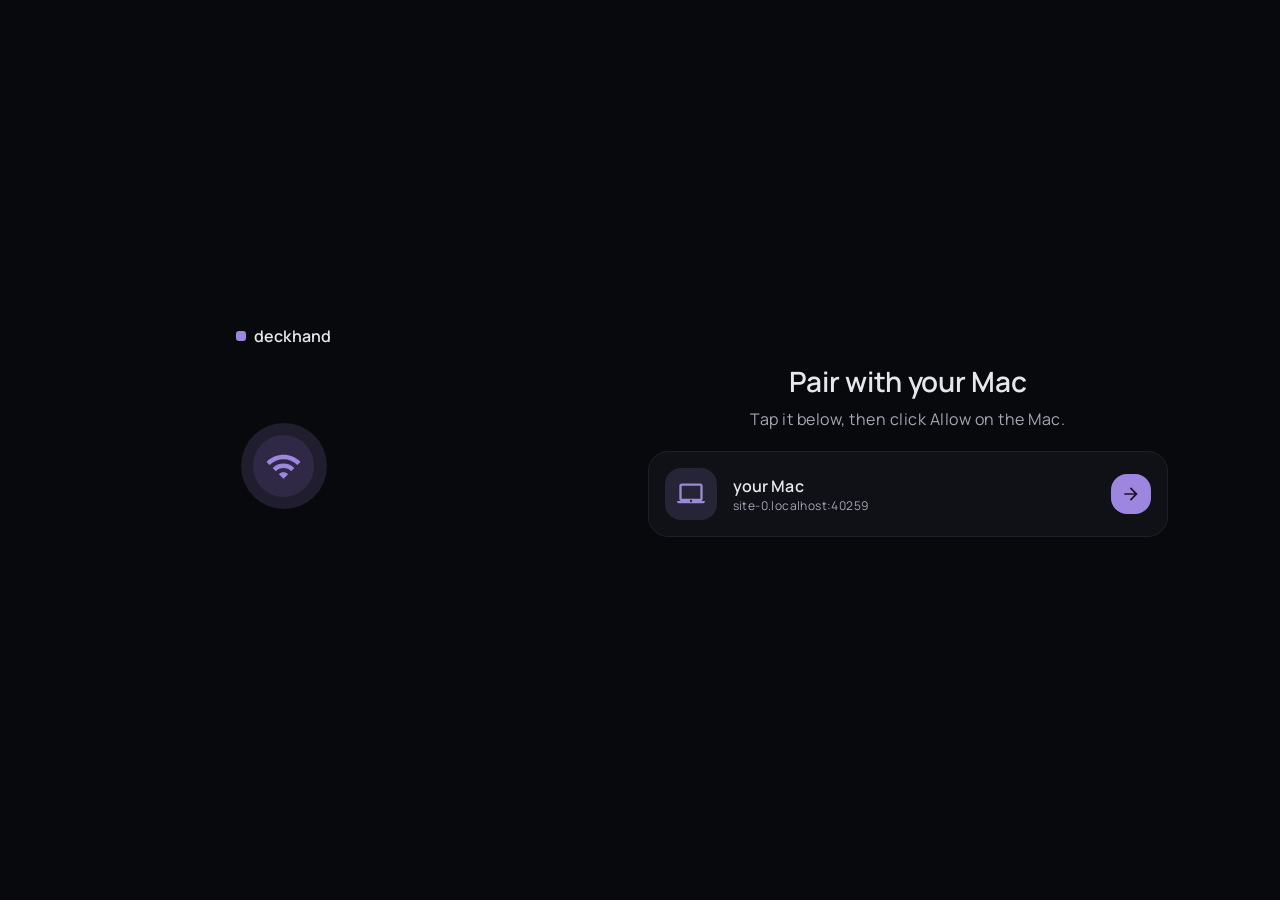
<file: deckhand/index.html>
<!doctype html>
<html lang="en">
<head>
<meta charset="utf-8">
<meta name="viewport" content="width=device-width, initial-scale=1, viewport-fit=cover, user-scalable=no">
<meta name="theme-color" content="#08090C">
<meta name="deckhand-mac" content="" id="mac-name">
<meta name="apple-mobile-web-app-capable" content="yes">
<meta name="apple-mobile-web-app-status-bar-style" content="black">
<meta name="mobile-web-app-capable" content="yes">
<title>deckhand</title>
<link rel="icon" type="image/svg+xml" href="data:image/svg+xml,%3Csvg%20xmlns%3D%22http%3A%2F%2Fwww%2Ew3%2Eorg%2F2000%2Fsvg%22%20viewBox%3D%2222%2022%2064%2064%22%3E%3Crect%20x%3D%2222%22%20y%3D%2222%22%20width%3D%2264%22%20height%3D%2264%22%20rx%3D%2214%22%20fill%3D%22%2308090C%22%2F%3E%3Crect%20x%3D%2230%22%20y%3D%2234%22%20width%3D%2248%22%20height%3D%2240%22%20rx%3D%226%22%20fill%3D%22none%22%20stroke%3D%22%239D86E0%22%20stroke%2Dwidth%3D%223%2E5%22%2F%3E%3Crect%20x%3D%2236%22%20y%3D%2241%22%20width%3D%2217%22%20height%3D%2226%22%20rx%3D%222%22%20fill%3D%22%239D86E0%22%2F%3E%3Crect%20x%3D%2256%22%20y%3D%2241%22%20width%3D%2216%22%20height%3D%2212%2E5%22%20rx%3D%222%22%20fill%3D%22%239D86E0%22%20fill%2Dopacity%3D%22%2E55%22%2F%3E%3Crect%20x%3D%2256%22%20y%3D%2256%2E5%22%20width%3D%2216%22%20height%3D%2210%2E5%22%20rx%3D%222%22%20fill%3D%22%239D86E0%22%20fill%2Dopacity%3D%22%2E3%22%2F%3E%3C%2Fsvg%3E">
<link rel="icon" type="image/png" sizes="180x180" href="[data-uri]">
<link rel="apple-touch-icon" href="[data-uri]">
<style>
@font-face { font-family: 'Manrope'; font-weight: 200 800; font-style: normal; font-display: swap; src: url([data-uri]) format('woff2'); }
/* Mirrors the Android app (android-app/.../ui): Theme.kt colors and type, same layouts. 1 dp = 1 CSS px. */
:root {
  --screen: #08090C; --s: #0F1117; --low: #12141A; --high: #1B1D26; --highest: #36343B;
  --on: #E6E7EC; --label: #A4A7B5; --label60: rgba(164, 167, 181, .6); --label70: rgba(164, 167, 181, .7);
  --outline: #3A3D4A; --ov: #1E2029; --error: #D95F5F; --online: #4EAF6B; --amber: #E0A23C;
  --accent: #9D86E0;
}
* { box-sizing: border-box; -webkit-tap-highlight-color: transparent; }
[hidden] { display: none !important; }
html, body { margin: 0; height: 100%; background: var(--screen); color: var(--on); overflow: hidden; }
body {
  font-family: Manrope, -apple-system, BlinkMacSystemFont, "Segoe UI", Roboto, sans-serif;
  font-size: 14px; line-height: 20px; letter-spacing: .25px;
  -webkit-user-select: none; user-select: none; -webkit-touch-callout: none; touch-action: manipulation;
  -webkit-font-smoothing: antialiased;
}
button { font: inherit; color: inherit; letter-spacing: inherit; border: 0; background: none; padding: 0; cursor: pointer; }
svg { display: block; flex: none; }

/* Material 3 type scale with the app's overrides (Theme.kt). */
.hm { font-size: 28px; line-height: 36px; font-weight: 600; letter-spacing: -.3px; }
.hs { font-size: 24px; line-height: 32px; font-weight: 600; letter-spacing: 0; }
.tl { font-size: 22px; line-height: 28px; font-weight: 600; letter-spacing: 0; }
.tm { font-size: 16px; line-height: 24px; font-weight: 600; letter-spacing: .15px; }
.ts { font-size: 14px; line-height: 20px; font-weight: 500; letter-spacing: .1px; }
.bl { font-size: 16px; line-height: 24px; font-weight: 400; letter-spacing: .5px; }
.bm { font-size: 14px; line-height: 20px; font-weight: 400; letter-spacing: .25px; }
.bs { font-size: 12px; line-height: 16px; font-weight: 400; letter-spacing: .4px; }
.ll { font-size: 14px; line-height: 20px; font-weight: 600; letter-spacing: .2px; }
.lm { font-size: 12px; line-height: 16px; font-weight: 500; letter-spacing: .3px; }
.ls { font-size: 11px; line-height: 16px; font-weight: 500; letter-spacing: .5px; }
.eyebrow { font-size: 11px; line-height: 16px; font-weight: 700; letter-spacing: 1.4px; text-transform: uppercase; color: var(--label); }
.one { white-space: nowrap; overflow: hidden; text-overflow: ellipsis; }
.two { display: -webkit-box; -webkit-box-orient: vertical; -webkit-line-clamp: 2; overflow: hidden; }
.label { color: var(--label); }
.grow { flex: 1; min-height: 0; min-width: 0; }

/* ---------- control screen ---------- */
#control {
  position: fixed; inset: 0; display: flex;
  padding: env(safe-area-inset-top) env(safe-area-inset-right) env(safe-area-inset-bottom) env(safe-area-inset-left);
}
#strip { position: relative; flex: none; width: 34px; height: 100%; }
#tabs { position: absolute; inset: 0; left: 10px; display: flex; flex-direction: column; align-items: center; }
#tabs .tab { flex: 1; display: flex; flex-direction: column; align-items: center; justify-content: center; gap: 8px; width: 100%; }
#tabs .gap { flex: none; height: 52px; }
#tabs .tab span.word { writing-mode: vertical-rl; transform: rotate(180deg); color: var(--label60); transition: color .2s; }
#tabs .tab.on span.word { color: var(--accent); }
#tabs .count {
  width: 18px; height: 18px; border-radius: 50%; background: var(--t35); color: var(--on);
  display: flex; align-items: center; justify-content: center; letter-spacing: 0; transform: rotate(-90deg);
}
#pagerbox { position: relative; flex: 1; min-width: 0; height: 100%; }
#pager {
  position: absolute; inset: 0; display: flex; overflow-x: auto; overflow-y: hidden;
  scroll-snap-type: x mandatory; scrollbar-width: none; -webkit-overflow-scrolling: touch; overscroll-behavior: contain;
}
#pager::-webkit-scrollbar { display: none; }
#pager.locked { overflow-x: hidden; }
.page { flex: 0 0 100%; height: 100%; scroll-snap-align: start; scroll-snap-stop: always; padding: 14px 8px 22px 20px; overflow: hidden; display: flex; }
.page > * { flex: 1; min-width: 0; }
#dots { position: absolute; left: 50%; bottom: 8px; transform: translateX(-50%); display: flex; gap: 6px; }
#dots i { width: 5px; height: 5px; border-radius: 3px; background: var(--outline); transition: width .25s, background .25s; }
#dots i.on { width: 14px; background: var(--on); }

/* Apps page */
.apps { display: flex; height: 100%; padding-right: 8px; }
.favs { flex: 1; display: grid; grid-template-rows: repeat(3, 1fr); gap: 8px; min-width: 0; position: relative; }
.divider { flex: none; width: 1px; margin: 0 12px; background: var(--ov); }
.active { flex: 5; display: grid; grid-template-columns: repeat(5, 1fr); grid-template-rows: repeat(3, 1fr); gap: 8px; min-width: 0; transition: opacity .2s; }
.active.dimmed { opacity: .35; }
.dash { border: 1.5px dashed var(--outline); border-radius: 16px; display: flex; align-items: center; justify-content: center; color: var(--outline); }
.press { transition: transform .15s cubic-bezier(.3, 1.6, .5, 1), background-color .18s, opacity .2s; }
.press:active { transform: scale(.94); }

.tile {
  position: relative; display: flex; flex-direction: column; min-width: 0; min-height: 0; padding: 9px 10px;
  border-radius: 16px; background: var(--t10); cursor: pointer;
}
.tile.front { background: var(--t24); box-shadow: inset 0 0 0 2px var(--accent); }
.tile.incog { background: var(--high); }
.tile.incog.front { box-shadow: inset 0 0 0 2px var(--outline); }
.tile.away { opacity: .5; }
.tile .ttl { color: var(--label); }
.tile.front .ttl { color: var(--on); }
.tile .foot { color: rgba(164, 167, 181, .6); }
.led { position: absolute; top: 10px; right: 10px; width: 10px; height: 10px; border-radius: 50%; display: flex; align-items: center; justify-content: center; }
.led::after { content: ""; width: 5.5px; height: 5.5px; border-radius: 50%; background: var(--c); }
.led.visible { --c: var(--online); background: rgba(78, 175, 107, .25); }
.led.hidden { --c: var(--amber); }
.led.none { --c: var(--outline); }

.fav {
  position: relative; border-radius: 16px; background: var(--t14); display: flex; flex-direction: column;
  align-items: center; justify-content: center; padding: 4px; min-height: 0; cursor: pointer; touch-action: none;
}
.fav .name { color: var(--label); margin-top: 6px; max-width: 100%; }
.fav .scr { display: flex; align-items: center; gap: 3px; margin-top: 2px; color: var(--label60); max-width: 100%; }
.fav.drag { background: var(--t26); z-index: 2; transition: none; }
.editing .fav:not(.drag) { animation: wiggle .14s ease-in-out infinite alternate; }
.editing .fav:nth-child(even):not(.drag) { animation-direction: alternate-reverse; }
@keyframes wiggle { from { transform: rotate(-1.5deg); } to { transform: rotate(1.5deg); } }
.fav .x {
  position: absolute; top: 4px; right: 4px; width: 20px; height: 20px; border-radius: 50%; background: var(--high);
  display: flex; align-items: center; justify-content: center; color: var(--on);
}
.icon { object-fit: contain; flex: none; }

#catcher { position: fixed; inset: 0; z-index: 40; }
.pill {
  position: fixed; z-index: 41; display: flex; align-items: center; padding: 4px; border-radius: 999px;
  background: var(--highest); box-shadow: 0 6px 20px rgba(0, 0, 0, .45);
}
.pill button { padding: 10px 14px; border-radius: 999px; white-space: nowrap; }
.pill button:active { background: rgba(255, 255, 255, .08); }
.pill button.danger { color: var(--error); }
.pill .sep { width: 1px; height: 18px; background: var(--ov); flex: none; }

/* Stages */
.stages { display: flex; gap: 16px; height: 100%; padding-right: 8px; }
.stages .vline { flex: none; width: 1px; background: var(--ov); }
.scol { flex: 1; min-width: 0; display: flex; flex-direction: column; border-radius: 16px; }
.scol .eyebrow { margin-bottom: 8px; }
.sgrid { flex: 1; min-height: 0; display: grid; gap: 8px; }
.card {
  position: relative; border-radius: 16px; background: var(--t08); min-width: 0; min-height: 0; cursor: pointer;
  display: flex; flex-direction: column;
}
.card.showing { background: var(--t22); box-shadow: inset 0 0 0 1px var(--muted); }
.card .ttl { color: var(--label); }
.card.showing .ttl { color: var(--on); }
.card.solo { padding: 8px 10px; }
.card.solo .app { color: var(--label70); }
.card.group { padding: 10px; align-items: center; }
.gbox { flex: 1; min-height: 0; width: 100%; display: flex; align-items: center; justify-content: center; }
.gmap { position: relative; height: 100%; max-width: 100%; aspect-ratio: 16 / 10; background: var(--s); border: 1px solid var(--outline); border-radius: 6px; }
.gmap .m { position: absolute; background: var(--high); border-radius: 4px; display: flex; align-items: center; justify-content: center; overflow: hidden; }
.gmap .m img { width: 28px; height: 28px; max-width: 50%; max-height: 50%; }
.card.group .ttl { margin-top: 6px; max-width: 100%; }
.more { border-radius: 16px; background: var(--s); display: flex; align-items: center; justify-content: center; color: var(--label); }
.center { flex: 1; display: flex; align-items: center; justify-content: center; }

/* Windows page */
.wpage { display: flex; gap: 24px; height: 100%; }
.fwp { flex: 1; min-width: 0; display: flex; flex-direction: column; padding: 6px 0; }
.header { display: flex; align-items: center; gap: 14px; min-width: 0; }
.header .ibox { width: 48px; height: 48px; border-radius: 10px; background: var(--s); display: flex; align-items: center; justify-content: center; flex: none; color: var(--label); }
.header .txt { min-width: 0; }
.fwbody { flex: 1; min-height: 0; display: flex; align-items: center; justify-content: center; margin-top: 16px; }
.mapbox { width: 100%; height: 100%; display: flex; align-items: center; justify-content: center; }
.map { position: relative; background: var(--s); border: 1px solid var(--outline); border-radius: 8px; flex: none; }
.map .slot, .map .win { position: absolute; border-radius: 5px; overflow: hidden; }
.map .slot.free { border: 1.5px dashed var(--label60); cursor: pointer; }
.map .slot.free::before, .map .slot.free::after { content: ""; position: absolute; left: 50%; top: 50%; background: var(--label60); transform: translate(-50%, -50%); }
.map .slot.free::before { width: 12px; height: 1.5px; }
.map .slot.free::after { width: 1.5px; height: 12px; }
.map .slot.taken { background: var(--high); border: 1px solid var(--outline); cursor: pointer; display: flex; align-items: center; justify-content: center; }
.map .bar { position: absolute; left: 0; top: 0; right: 0; height: min(12%, 10px); }
.map .slot.taken .bar { background: rgba(58, 61, 74, .5); }
.map .slot.taken img { width: 30px; height: 30px; max-width: 45%; max-height: 45%; }
.map .win { background: var(--t32); border: 1.5px solid var(--muted); transition: left .32s, top .32s, width .32s, height .32s; }
.map .win .bar { background: var(--muted); opacity: .35; }
.map .slot.hl { background: var(--t45); border: 1.5px dashed var(--muted); }
.map .slot.hl::before, .map .slot.hl::after { display: none; }
.hint { color: var(--label); }
.a11y { width: 100%; height: 100%; border-radius: 16px; background: var(--s); padding: 18px; display: flex; flex-direction: column; justify-content: center; }
.switch { margin-top: 12px; display: flex; align-items: center; gap: 6px; padding: 6px; border-radius: 16px; background: var(--t10); }
.switch.off { background: var(--t05); }
.switch .what { flex: 1; min-width: 0; padding: 0 10px; }
.switch .what .ts { margin-top: 2px; }
.switch.off .what .ts, .switch.off .sbtn { color: var(--label); }
.sbtn { width: 96px; height: 52px; border-radius: 10px; background: var(--t30); display: flex; align-items: center; justify-content: center; flex: none; }
.switch.off .sbtn { background: var(--t08); pointer-events: none; }
.frame { flex: 1; min-width: 0; display: grid; grid-template-columns: 1fr 3fr 1fr; grid-template-rows: 1fr 2fr 1fr; gap: 8px; padding-right: 8px; }
.lt {
  border-radius: 16px; background: var(--t12); display: flex; flex-direction: column; align-items: center; justify-content: center;
  min-width: 0; min-height: 0; color: var(--label); container-type: size;
}
.lt.current { background: var(--t22); color: var(--on); }
.lt:active { background: var(--t24); }
.lt.done { background: var(--t30); }
.lt.fail { background: var(--e30); }
.lt .lbl { margin-top: 8px; }
@container (max-width: 95px) { .lt .lbl { display: none; } }
@container (max-height: 63px) { .lt .lbl { display: none; } }
.glyph { position: relative; width: 36px; height: 24px; }
.glyph .o { position: absolute; inset: 0; border: 1.5px solid var(--g); opacity: .5; border-radius: 4px; }
.glyph .f { position: absolute; background: var(--g); border-radius: 2px; }

/* Fill screen */
#fill { position: fixed; inset: 0; z-index: 30; background: var(--screen); display: flex; gap: 24px;
  padding: calc(14px + env(safe-area-inset-top)) calc(12px + env(safe-area-inset-right)) calc(14px + env(safe-area-inset-bottom)) calc(20px + env(safe-area-inset-left)); }
#fill .side { flex: 1; min-width: 0; display: flex; flex-direction: column; }
#fill .top { display: flex; align-items: center; }
#fill .close { width: 48px; height: 48px; border-radius: 50%; display: flex; align-items: center; justify-content: center; color: var(--on); }
.wgrid { flex: 1; min-height: 0; margin-top: 12px; display: grid; grid-template-columns: repeat(3, 1fr); grid-template-rows: repeat(3, 1fr); gap: 8px; }
.wcell { border-radius: 16px; background: var(--t10); padding: 8px; display: flex; flex-direction: column; justify-content: center; min-width: 0; min-height: 0; cursor: pointer; }
.wcell .row { display: flex; align-items: center; gap: 6px; color: var(--label); }
.wcell .t { margin-top: 4px; color: var(--on); }
.wcell .d { color: var(--label70); }

/* About page */
.about { display: flex; gap: 20px; height: 100%; padding-right: 8px; }
.about .l { flex: 1.3; min-width: 0; display: flex; flex-direction: column; gap: 10px; }
.about .r { flex: 1; min-width: 0; display: flex; flex-direction: column; gap: 10px; }
.info { border-radius: 16px; background: var(--t08); padding: 10px 14px; }
.info .eyebrow { margin-bottom: 4px; }
.conn { display: flex; align-items: center; gap: 8px; min-width: 0; }
.conn .dot { width: 8px; height: 8px; border-radius: 50%; background: var(--online); flex: none; }
.conn .since { color: var(--label); margin-left: 2px; white-space: nowrap; }
.tip { flex: 1; min-height: 0; cursor: pointer; }
.cta { flex: 1; border-radius: 16px; background: var(--t18); padding: 18px; display: flex; flex-direction: column; justify-content: space-between; text-align: left; color: var(--accent); }
.cta .t { color: var(--on); }
.cta .b { color: var(--label); }
.settings { display: flex; flex-direction: column; height: 100%; padding-right: 8px; gap: 14px; }
.settings .head { display: flex; align-items: center; gap: 14px; }
.settings .cols { flex: 1; min-height: 0; display: flex; gap: 20px; }
.settings .cols > div { flex: 1; min-width: 0; display: flex; flex-direction: column; gap: 10px; }
.swatches { display: flex; gap: 8px; align-items: center; }
.swatch { width: 22px; height: 22px; border-radius: 50%; }
.swatch.on { box-shadow: 0 0 0 2px var(--screen), 0 0 0 4px var(--on); }
.sbutton { border-radius: 10px; background: var(--t14); padding: 12px 14px; text-align: left; }
.sbutton.danger { color: var(--error); }

/* ---------- not connected (PairingScreens.kt) ---------- */
#gate { position: fixed; inset: 0; z-index: 50; background: var(--screen); overflow: auto;
  padding: env(safe-area-inset-top) env(safe-area-inset-right) env(safe-area-inset-bottom) env(safe-area-inset-left); }
.split { min-height: 100%; display: flex; align-items: center; gap: 32px; padding: 12px 32px; }
.split .hero { flex: .85; display: flex; flex-direction: column; align-items: center; justify-content: center; }
.split .body { flex: 1.15; display: flex; flex-direction: column; align-items: center; justify-content: center; text-align: center; }
@media (orientation: portrait) {
  .split { flex-direction: column; justify-content: center; gap: 12px; padding: 24px 20px; }
  .split .hero, .split .body { flex: none; width: 100%; }
  .sonar { transform: scale(.75); margin: -27px 0; }
}
.wordmark { display: flex; align-items: center; gap: 8px; margin-bottom: 8px; }
.wordmark i { width: 10px; height: 10px; border-radius: 3px; background: var(--accent); }
.sonar { position: relative; width: 220px; height: 220px; display: flex; align-items: center; justify-content: center; --sc: var(--accent); }
.sonar .core { position: absolute; width: 61.6px; height: 61.6px; border-radius: 50%; background: var(--sc); opacity: .12; }
.sonar .ring { position: absolute; width: 220px; height: 220px; border-radius: 50%; border: 2px solid var(--sc); opacity: 0; animation: sonar var(--period, 2.2s) linear infinite; }
.sonar .ring:nth-child(2) { animation-delay: calc(var(--period, 2.2s) / -3); }
.sonar .ring:nth-child(3) { animation-delay: calc(var(--period, 2.2s) / -1.5); }
@keyframes sonar { from { transform: scale(.28); opacity: .45; } to { transform: scale(1); opacity: 0; } }
.sonar .disc { position: relative; width: 86px; height: 86px; border-radius: 50%; display: flex; align-items: center; justify-content: center; color: var(--sc); }
.sonar .disc::before { content: ""; position: absolute; inset: 0; border-radius: 50%; background: var(--sc); opacity: .16; }
.sonar.fail { --sc: var(--error); }
.gap8 { height: 8px; } .gap12 { height: 12px; } .gap16 { height: 16px; } .gap18 { height: 18px; } .gap20 { height: 20px; } .gap24 { height: 24px; } .gap28 { height: 28px; }
.maccard {
  width: 100%; max-width: 520px; display: flex; align-items: center; gap: 16px; padding: 16px; text-align: left;
  border-radius: 20px; background: var(--s); border: 1px solid var(--ov);
}
.maccard .lap { width: 52px; height: 52px; border-radius: 16px; background: var(--t16); color: var(--muted); display: flex; align-items: center; justify-content: center; flex: none; }
.maccard .go { width: 40px; height: 40px; border-radius: 16px; background: var(--accent); color: var(--onaccent); display: flex; align-items: center; justify-content: center; flex: none; }
.help { width: 100%; max-width: 520px; margin-top: 12px; border-radius: 20px; background: var(--s); padding: 20px; text-align: left; display: flex; flex-direction: column; gap: 10px; }
.help .line { display: flex; gap: 12px; align-items: flex-start; color: var(--label); }
.help .num { width: 22px; height: 22px; border-radius: 10px; background: var(--high); color: var(--on); display: flex; align-items: center; justify-content: center; flex: none; }
.help a { color: var(--accent); font-weight: 600; }
.btn-primary { min-width: 220px; height: 52px; border-radius: 999px; background: var(--accent); color: var(--onaccent); padding: 0 24px; }
.btn-text { color: var(--accent); padding: 10px 12px; border-radius: 999px; }
.btn-outline { color: var(--accent); padding: 10px 24px; border-radius: 999px; border: 1px solid var(--outline); }
.btn-quiet { color: var(--label); padding: 10px 12px; border-radius: 10px; }
.code { display: flex; gap: 6px; align-items: center; }
.code .d { width: 44px; height: 58px; border-radius: 10px; background: var(--high); border: 1px solid var(--ov);
  display: flex; align-items: center; justify-content: center; font: 700 34px/1 ui-monospace, Menlo, monospace; color: var(--on); }
.code .sp { width: 10px; }
.dots3 { display: flex; gap: 6px; }
.dots3 i { width: 8px; height: 8px; border-radius: 50%; background: var(--accent); animation: breathe 1.2s linear infinite; }
.dots3 i:nth-child(2) { animation-delay: .4s; } .dots3 i:nth-child(3) { animation-delay: .8s; }
@keyframes breathe { 0%, 100% { opacity: .25; } 30% { opacity: 1; } }
.statuspill { display: inline-flex; align-items: center; gap: 8px; padding: 6px 12px; border-radius: 999px; background: var(--high); }
.statuspill i { width: 8px; height: 8px; border-radius: 50%; background: var(--accent); animation: pulse .7s ease-in-out infinite alternate; }
@keyframes pulse { to { opacity: .25; } }
.field {
  width: min(320px, 100%); height: 52px; border-radius: 12px; border: 1px solid var(--outline); background: var(--s);
  color: var(--on); font: inherit; font-size: 16px; text-align: center; -webkit-user-select: text; user-select: text; outline: none;
}
.field:focus { border-color: var(--accent); }

#rotate { position: fixed; inset: 0; z-index: 45; background: var(--screen); display: none; flex-direction: column;
  align-items: center; justify-content: center; gap: 14px; text-align: center; padding: 24px; color: var(--label); }
@media (orientation: portrait) and (max-width: 600px) { body.ready #rotate { display: flex; } }
#rotate .phone { width: 46px; height: 76px; border: 2.5px solid var(--accent); border-radius: 10px; animation: turn 2.4s ease-in-out infinite; }
@keyframes turn { 0%, 30% { transform: rotate(0); } 60%, 100% { transform: rotate(-90deg); } }

#snack {
  position: fixed; left: 50%; bottom: calc(16px + env(safe-area-inset-bottom)); transform: translateX(-50%); z-index: 60;
  background: var(--high); color: var(--on); padding: 14px 16px; border-radius: 16px; max-width: min(560px, 92%);
  box-shadow: 0 6px 24px rgba(0, 0, 0, .5);
}
</style>
</head>
<body>
<div id="control">
  <div id="strip"><div id="tabs"></div></div>
  <div id="pagerbox">
    <div id="pager">
      <section class="page" id="p0"></section>
      <section class="page" id="p1"></section>
      <section class="page" id="p2"></section>
    </div>
    <div id="dots"><i class="on"></i><i></i><i></i></div>
  </div>
</div>
<div id="rotate"><div class="phone"></div><div class="tm" style="color:var(--on)">Turn your phone sideways</div><div class="bm">deckhand is laid out for landscape, like the phone app.</div></div>
<div id="gate"></div>
<div id="snack" hidden role="status" aria-live="polite"></div>
<script>
(() => {
'use strict';

const TOKEN_KEY = 'deckhand.token';
const CLIENT_KEY = 'deckhand.client';
const $ = (id) => document.getElementById(id);
const store = {
  get(k) { try { return localStorage.getItem(k); } catch (e) { return null; } },
  set(k, v) { try { localStorage.setItem(k, v); } catch (e) { /* private mode */ } },
  del(k) { try { localStorage.removeItem(k); } catch (e) { /* private mode */ } },
};

// Builds elements without innerHTML: window titles come from the Mac and are never parsed as markup.
function h(tag, props, ...kids) {
  const el = document.createElement(tag);
  for (const [k, v] of Object.entries(props || {})) {
    if (v == null || v === false) continue;
    if (k === 'class') el.className = v;
    else if (k === 'on') for (const [ev, fn] of Object.entries(v)) el.addEventListener(ev, fn);
    else el.setAttribute(k, v === true ? '' : v);
  }
  for (const kid of kids.flat(3)) if (kid != null && kid !== false) el.append(kid.nodeType ? kid : String(kid));
  return el;
}
const box = (cls, ...kids) => h('div', { class: cls }, ...kids);

// Material icons (Apache 2.0), 24 px grid.
const ICONS = {
  wifi: 'M1 9l2 2c4.97-4.97 13.03-4.97 18 0l2-2C16.93 2.93 7.08 2.93 1 9zm8 8l3 3 3-3c-1.65-1.66-4.34-1.66-6 0zm-4-4l2 2c2.76-2.76 7.24-2.76 10 0l2-2C15.14 9.14 8.87 9.14 5 13z',
  laptop: 'M20 18c1.1 0 1.99-.9 1.99-2L22 5c0-1.1-.9-2-2-2H4c-1.1 0-2 .9-2 2v11c0 1.1.9 2 2 2H0c0 1.1.9 2 2 2h20c1.1 0 2-.9 2-2h-4zM4 5h16v11H4V5zm8 14c-.55 0-1-.45-1-1s.45-1 1-1 1 .45 1 1-.45 1-1 1z',
  error: 'M11 15h2v2h-2zm0-8h2v6h-2zm.99-5C6.47 2 2 6.48 2 12s4.47 10 9.99 10C17.52 22 22 17.52 22 12S17.52 2 11.99 2zM12 20c-4.42 0-8-3.58-8-8s3.58-8 8-8 8 3.58 8 8-3.58 8-8 8z',
  apps: 'M4 8h4V4H4v4zm6 12h4v-4h-4v4zm-6 0h4v-4H4v4zm0-6h4v-4H4v4zm6 0h4v-4h-4v4zm6-10v4h4V4h-4zm-6 4h4V4h-4v4zm6 6h4v-4h-4v4zm0 6h4v-4h-4v4z',
  close: 'M19 6.41L17.59 5 12 10.59 6.41 5 5 6.41 10.59 12 5 17.59 6.41 19 12 13.41 17.59 19 19 17.59 13.41 12z',
  check: 'M9 16.17L4.83 12l-1.42 1.41L9 19 21 7l-1.41-1.41z',
  add: 'M19 13h-6v6h-2v-6H5v-2h6V5h2v6h6v2z',
  settings: 'M19.14 12.94c.04-.3.06-.61.06-.94 0-.32-.02-.64-.07-.94l2.03-1.58c.18-.14.23-.41.12-.61l-1.92-3.32c-.12-.22-.37-.29-.59-.22l-2.39.96c-.5-.38-1.03-.7-1.62-.94l-.36-2.54c-.04-.24-.24-.41-.48-.41h-3.84c-.24 0-.43.17-.47.41l-.36 2.54c-.59.24-1.13.57-1.62.94l-2.39-.96c-.22-.08-.47 0-.59.22L2.74 8.87c-.12.21-.08.47.12.61l2.03 1.58c-.05.3-.09.63-.09.94s.02.64.07.94l-2.03 1.58c-.18.14-.23.41-.12.61l1.92 3.32c.12.22.37.29.59.22l2.39-.96c.5.38 1.03.7 1.62.94l.36 2.54c.05.24.24.41.48.41h3.84c.24 0 .44-.17.47-.41l.36-2.54c.59-.24 1.13-.56 1.62-.94l2.39.96c.22.08.47 0 .59-.22l1.92-3.32c.12-.22.07-.47-.12-.61l-2.01-1.58zM12 15.6c-1.98 0-3.6-1.62-3.6-3.6s1.62-3.6 3.6-3.6 3.6 1.62 3.6 3.6-1.62 3.6-3.6 3.6z',
  a11y: 'M20.5 6c-2.61.7-5.67 1-8.5 1s-5.89-.3-8.5-1L3 8c1.86.5 4 .83 6 1v13h2v-6h2v6h2V9c2-.17 4.14-.5 6-1l-.5-2zM12 6c1.1 0 2-.9 2-2s-.9-2-2-2-2 .9-2 2 .9 2 2 2z',
  desktop: 'M21 2H3c-1.1 0-2 .9-2 2v12c0 1.1.9 2 2 2h7v2H8v2h8v-2h-2v-2h7c1.1 0 2-.9 2-2V4c0-1.1-.9-2-2-2zm0 14H3V4h18v12z',
  arrow: 'M12 4l-1.41 1.41L16.17 11H4v2h12.17l-5.58 5.59L12 20l8-8z',
};
const NS = 'http://www.w3.org/2000/svg';
function svg(name, size) {
  const s = document.createElementNS(NS, 'svg');
  s.setAttribute('viewBox', '0 0 24 24');
  s.setAttribute('width', size);
  s.setAttribute('height', size);
  s.setAttribute('fill', 'currentColor');
  const p = document.createElementNS(NS, 'path');
  p.setAttribute('d', ICONS[name]);
  s.append(p);
  return s;
}
// A spy's hat and glasses, standing in for the app icon on a private window (AppsPage.kt).
function incognitoIcon(size) {
  const s = document.createElementNS(NS, 'svg');
  s.setAttribute('viewBox', '0 0 100 100');
  s.setAttribute('width', size);
  s.setAttribute('height', size);
  const add = (tag, attrs) => { const e = document.createElementNS(NS, tag); for (const k in attrs) e.setAttribute(k, attrs[k]); s.append(e); };
  add('path', { d: 'M24 44 L32 12 Q50 20 68 12 L76 44 Z', fill: '#A4A7B5' });
  add('rect', { x: 6, y: 44, width: 88, height: 8, rx: 4, fill: '#A4A7B5' });
  add('circle', { cx: 30, cy: 74, r: 15, fill: 'none', stroke: '#A4A7B5', 'stroke-width': 7 });
  add('circle', { cx: 70, cy: 74, r: 15, fill: 'none', stroke: '#A4A7B5', 'stroke-width': 7 });
  add('line', { x1: 45, y1: 72, x2: 55, y2: 72, stroke: '#A4A7B5', 'stroke-width': 6 });
  return s;
}

// ---------- accent (Theme.kt: tint, muted) ----------

const ACCENTS = [['violet', 'Violet', '#9D86E0'], ['blue', 'Blue', '#7FA3E6'], ['teal', 'Teal', '#6FC2B4'],
  ['green', 'Green', '#8CC48A'], ['amber', 'Amber', '#E0B36A'], ['rose', 'Rose', '#E08AA6']];
const rgb = (c) => [1, 3, 5].map((i) => parseInt(c.slice(i, i + 2), 16));
const mix = (a, b, t) => '#' + rgb(a).map((v, i) => Math.round(v + (rgb(b)[i] - v) * t).toString(16).padStart(2, '0')).join('');
const tint = (c, a) => mix('#0F1117', c, a);
let accentWire = store.get('deckhand.accent') || 'violet';
function applyAccent() {
  const c = (ACCENTS.find((a) => a[0] === accentWire) || ACCENTS[0])[2];
  const st = document.documentElement.style;
  st.setProperty('--accent', c);
  for (const a of [5, 8, 10, 12, 14, 16, 18, 22, 24, 26, 30, 32, 35, 45]) st.setProperty('--t' + String(a).padStart(2, '0'), tint(c, a / 100));
  st.setProperty('--muted', mix('#9A9CA8', c, 0.78));
  st.setProperty('--onaccent', mix('#000000', c, 0.15));
  st.setProperty('--e30', tint('#D95F5F', 0.30));
}
applyAccent();

// ---------- where the Mac is ----------

// Served by the agent: talk to the same host. Published elsewhere (GitHub Pages, or ?agent=): talk to the
// Mac whose address is given, default port 8766.
const params = new URLSearchParams(location.search);
const REMOTE = /\.github\.io$/.test(location.hostname) || params.has('agent');
const AGENT_KEY = 'deckhand.agent';
function cleanAddr(v) {
  v = String(v || '').trim().replace(/^[a-z]+:\/\//i, '').replace(/[\/?#].*$/, '');
  if (!/^[A-Za-z0-9.-]{1,253}(:\d{1,5})?$/.test(v)) return '';
  return v.includes(':') ? v : v + ':8766';
}
let agentAddr = REMOTE ? (cleanAddr(params.get('agent')) || cleanAddr(store.get(AGENT_KEY))) : location.host;
// One token per Mac, so a pairing is never offered to another address.
const tokenKey = () => (REMOTE ? TOKEN_KEY + '@' + agentAddr : TOKEN_KEY);
const favKey = () => 'deckhand.favorites' + (REMOTE ? '@' + agentAddr : '');
const NAME_KEY = () => 'deckhand.name@' + agentAddr;
const installUrl = () => (REMOTE ? 'https://' + agentAddr : '') + '/install';
// Which Mac: told by the agent that served this page, else remembered from the last connection.
const metaName = (document.getElementById('mac-name') || {}).content || '';

const S = {
  conn: 'connecting', // connecting | reconnecting | address | unpaired | pairing | pairfail | ready
  unreachable: false, note: '', code: '', mac: '', attempts: 0, since: 0,
  front: null, apps: [], displays: [], stages: [],
  page: 0, tab: 'apps', editing: false, settings: false, fill: null,
};
const macLabel = () => S.mac || metaName || store.get(NAME_KEY()) || 'your Mac';

function loadFavorites() { try { return JSON.parse(store.get(favKey()) || '[]').filter((f) => f && f.bundleId); } catch (e) { return []; } }
let favorites = loadFavorites();
const saveFavorites = () => store.set(favKey(), JSON.stringify(favorites.map((f) => ({ bundleId: f.bundleId, name: f.name }))));

const buzz = (ms) => { try { navigator.vibrate && navigator.vibrate(ms || 8); } catch (e) { /* not supported */ } };

let snackTimer = 0;
function snack(text) {
  const el = $('snack');
  el.textContent = text;
  el.hidden = false;
  clearTimeout(snackTimer);
  snackTimer = setTimeout(() => { el.hidden = true; }, 3500);
}

// ---------- connection ----------

let ws = null;
let retryTimer = 0;
const pending = new Map();

function uid() {
  return (crypto.randomUUID && crypto.randomUUID()) || (Date.now().toString(36) + Math.random().toString(36).slice(2));
}
// Stable per-browser id in localStorage. The Mac also sets an HttpOnly cookie, which survives longer in Safari.
function clientId() {
  let id = store.get(CLIENT_KEY);
  if (!id || id.length < 16) { id = uid().replace(/[^\w-]/g, '') + nonce().slice(0, 8); store.set(CLIENT_KEY, id); }
  return id;
}
function nonce() {
  return Array.from(crypto.getRandomValues(new Uint8Array(16)), (b) => b.toString(16).padStart(2, '0')).join('');
}
function deviceName() {
  const ua = navigator.userAgent;
  const device = /iPhone/.test(ua) ? 'iPhone'
    : (/iPad/.test(ua) || (/Macintosh/.test(ua) && navigator.maxTouchPoints > 1)) ? 'iPad'
    : /Android/.test(ua) ? (/Mobile/.test(ua) ? 'Android phone' : 'Android tablet')
    : /Macintosh/.test(ua) ? 'Mac browser' : /Windows/.test(ua) ? 'Windows PC' : 'Browser';
  const browser = /Edg\//.test(ua) ? 'Edge' : /(CriOS|Chrome)\//.test(ua) ? 'Chrome'
    : /(FxiOS|Firefox)\//.test(ua) ? 'Firefox' : /Safari\//.test(ua) ? 'Safari' : 'web';
  return (device + ' (' + browser + ')').slice(0, 40);
}

function rpc(type, fields, timeout) {
  return new Promise((resolve, reject) => {
    if (!ws || ws.readyState !== 1) { reject(new Error('Not connected')); return; }
    const id = uid();
    const timer = setTimeout(() => {
      pending.delete(id);
      reject(Object.assign(new Error('The Mac did not answer'), { timeout: true }));
    }, timeout || 10000);
    pending.set(id, { resolve, reject, timer });
    ws.send(JSON.stringify(Object.assign({ id, type }, fields)));
  });
}
function failPending(err) {
  for (const p of pending.values()) { clearTimeout(p.timer); p.reject(err); }
  pending.clear();
}
function dropSocket() {
  if (!ws) return;
  const old = ws;
  ws = null;
  old.onopen = old.onmessage = old.onclose = null;
  try { old.close(); } catch (e) { /* already closed */ }
  failPending(new Error('Connection lost'));
}

function setConn(conn, note) {
  S.conn = conn;
  S.note = note || '';
  document.body.classList.toggle('ready', conn === 'ready');
  renderGate();
  render(true);
}

function connect(pair) {
  clearTimeout(retryTimer);
  dropSocket();
  if (!agentAddr) { setConn('address'); return; }
  const token = store.get(tokenKey());
  if (!pair && !token) { setConn('unpaired'); return; }
  S.code = '';
  setConn(pair ? 'pairing' : (S.conn === 'ready' || S.conn === 'reconnecting' ? 'reconnecting' : 'connecting'), S.note);

  let opened = false;
  const sock = new WebSocket('wss://' + agentAddr + '/ws');
  ws = sock;
  sock.onopen = () => {
    opened = true;
    const hello = pair
      ? { pair: true, nonce: nonce(), deviceName: deviceName(), clientId: clientId() }
      : { token, deviceName: deviceName() };
    rpc('hello', hello, pair ? 75000 : 15000).then((reply) => {
      if (ws !== sock) return;
      if (reply.token) store.set(tokenKey(), reply.token);
      if (REMOTE) store.set(AGENT_KEY, agentAddr);
      S.mac = reply.agentName || 'Mac';
      store.set(NAME_KEY(), S.mac);
      S.unreachable = false;
      S.attempts = 0;
      S.since = Date.now();
      resetIcons();
      setConn('ready');
    }).catch((err) => {
      if (ws !== sock) return;
      if (err.code === 'invalid_token') { store.del(tokenKey()); setConn('unpaired', err.message); return; }
      // The Mac closes after a rejection; a bare error (paused, no answer) lets onclose retry.
      if (err.code) setConn(pair ? 'pairfail' : 'unpaired', err.message);
      else { S.note = err.message; renderGate(); }
    });
  };
  sock.onmessage = (event) => {
    let msg;
    try { msg = JSON.parse(event.data); } catch (e) { return; }
    if (msg.id && pending.has(msg.id)) {
      const p = pending.get(msg.id);
      pending.delete(msg.id);
      clearTimeout(p.timer);
      if (msg.ok) p.resolve(msg);
      else p.reject(Object.assign(new Error(msg.error || 'Failed'), { code: msg.code }));
    } else if (msg.type) {
      onPush(msg);
    }
  };
  sock.onclose = () => {
    if (ws !== sock) return;
    ws = null;
    failPending(new Error('Connection lost'));
    // Never opened: unreachable, or this device doesn't trust the Mac's certificate yet.
    if (!opened) S.unreachable = true;
    if (S.conn === 'pairing') setConn('pairfail', S.note || 'Lost the connection to ' + macLabel() + '.');
    else if (S.conn !== 'unpaired' && S.conn !== 'pairfail') {
      S.attempts += 1;
      closeFill();
      setConn('reconnecting', S.note);
      retryTimer = setTimeout(() => connect(false), Math.min(400 * 2 ** S.attempts, 8000));
    }
  };
}

function onPush(msg) {
  switch (msg.type) {
    case 'pair.pending': S.code = String(msg.code || ''); renderGate(); return;
    case 'window.changed': S.front = msg.window || null; break;
    case 'apps.changed': S.apps = msg.apps || []; S.displays = msg.displays || []; break;
    case 'stages.changed': S.stages = msg.stages || []; break;
    default: return;
  }
  render();
}

// Phones freeze sockets in the background: when the page comes back, check the link is alive.
function wake() {
  if (document.hidden || ['pairing', 'unpaired', 'pairfail', 'address'].includes(S.conn)) return;
  if (S.conn !== 'ready' || !ws || ws.readyState !== 1) { connect(false); return; }
  rpc('ping', {}, 3000).catch((err) => { if (err.timeout) connect(false); });
}
document.addEventListener('visibilitychange', wake);
window.addEventListener('pageshow', wake);
window.addEventListener('online', wake);

function forget() {
  rpc('pair.forget', {}, 4000).catch(() => {}).finally(() => {
    store.del(tokenKey());
    dropSocket();
    S.front = null; S.apps = []; S.displays = []; S.stages = []; S.settings = false;
    setConn('unpaired');
  });
}

// ---------- icons ----------

const icons = new Map(); // bundleId -> data URL, or null while loading or failed
const iconQueue = [];
let iconActive = 0;
let iconsLoaded = 0;

function resetIcons() {
  for (const [id, url] of Array.from(icons)) if (!url) icons.delete(id);
  iconQueue.length = 0;
  iconActive = 0;
}
function wantIcon(bundleId) {
  if (!bundleId || icons.has(bundleId)) return;
  icons.set(bundleId, null);
  iconQueue.push(bundleId);
  pumpIcons();
}
function pumpIcons() {
  while (iconActive < 3 && iconQueue.length && S.conn === 'ready') {
    const id = iconQueue.shift();
    iconActive += 1;
    rpc('app.icon', { bundleId: id }).then((reply) => {
      icons.set(id, 'data:image/png;base64,' + reply.png);
      iconsLoaded += 1;
      render();
    }).catch(() => { /* keeps the placeholder */ }).finally(() => {
      iconActive = Math.max(0, iconActive - 1);
      pumpIcons();
    });
  }
}
function appIcon(bundleId, size) {
  wantIcon(bundleId);
  const url = icons.get(bundleId);
  if (url) return h('img', { class: 'icon', src: url, alt: '', draggable: 'false', width: size, height: size });
  const ph = h('span', { class: 'label' }, svg('apps', Math.round(size * 0.7)));
  ph.style.cssText = 'width:' + size + 'px;height:' + size + 'px;display:flex;align-items:center;justify-content:center;flex:none';
  return ph;
}

// ---------- actions ----------

function act(type, fields) {
  buzz();
  return rpc(type, fields).then(() => true, (err) => { snack(err.message); buzz(30); return false; });
}
const NO_FRAME = { x: 0, y: 0, w: 0, h: 0 };
const focusWindow = (bundleId, windowId) => act('window.focus', { bundleId, windowId, frame: NO_FRAME });
const shortScreen = (name) => (name && name.startsWith('Built-in') ? 'Built-in' : name || null);

let pillOpenedAt = 0;
function closePill() {
  for (const el of document.querySelectorAll('#catcher, .pill')) el.remove();
  pillOpenedAt = 0;
}
// A pill of options above the tile (below it when there's no room), like a tooltip (AppsPage.kt TileMenu).
function openPill(anchor, items) {
  closePill();
  if (!items.length) return;
  const catcher = h('div', { id: 'catcher' });
  catcher.addEventListener('click', () => { if (Date.now() - pillOpenedAt > 350) closePill(); });
  const pill = h('div', { class: 'pill', role: 'menu' }, items.map((it, i) => [
    i ? h('span', { class: 'sep' }) : null,
    h('button', { type: 'button', role: 'menuitem', class: 'll' + (it.danger ? ' danger' : ''),
      on: { click: () => { closePill(); buzz(); it.run(); } } }, it.label),
  ]));
  document.body.append(catcher, pill);
  const r = anchor.getBoundingClientRect();
  const x = Math.max(4, Math.min(r.left + r.width / 2 - pill.offsetWidth / 2, innerWidth - pill.offsetWidth - 4));
  const above = r.top - pill.offsetHeight - 6;
  pill.style.left = x + 'px';
  pill.style.top = (above >= 0 ? above : r.bottom + 6) + 'px';
  pillOpenedAt = Date.now();
}

function pressable(el, onTap, onLong) {
  let timer = 0, sx = 0, sy = 0, fired = false;
  const clear = () => { clearTimeout(timer); timer = 0; };
  el.addEventListener('pointerdown', (e) => {
    if (e.button > 0) return;
    fired = false; sx = e.clientX; sy = e.clientY;
    clear();
    if (onLong) timer = setTimeout(() => { fired = true; buzz(25); onLong(el); }, 450);
  });
  el.addEventListener('pointermove', (e) => { if (timer && Math.hypot(e.clientX - sx, e.clientY - sy) > 10) clear(); });
  for (const ev of ['pointerup', 'pointercancel', 'pointerleave']) el.addEventListener(ev, clear);
  el.addEventListener('click', () => { if (fired) { fired = false; return; } if (onTap) onTap(); });
  el.addEventListener('contextmenu', (e) => { e.preventDefault(); if (onLong && !pillOpenedAt && !fired) onLong(el); });
}

// ---------- layouts (TileLayout.kt) ----------

const LAYOUT = {
  left: [0, 0, 0.5, 1, 'Left'], right: [0.5, 0, 0.5, 1, 'Right'], top: [0, 0, 1, 0.5, 'Top'], bottom: [0, 0.5, 1, 0.5, 'Bottom'],
  topLeft: [0, 0, 0.5, 0.5, 'Top left'], topRight: [0.5, 0, 0.5, 0.5, 'Top right'],
  bottomLeft: [0, 0.5, 0.5, 0.5, 'Bottom left'], bottomRight: [0.5, 0.5, 0.5, 0.5, 'Bottom right'],
  maximize: [0, 0, 1, 1, 'Maximize'],
};
const rect = (k) => { const [x, y, w, hh] = LAYOUT[k]; return { l: x, t: y, r: x + w, b: y + hh }; };
const area = (r) => (r.r > r.l && r.b > r.t ? (r.r - r.l) * (r.b - r.t) : 0);
const overlap = (a, b) => area({ l: Math.max(a.l, b.l), t: Math.max(a.t, b.t), r: Math.min(a.r, b.r), b: Math.min(a.b, b.b) });
const match = (a, b) => { const s = overlap(a, b); return s ? s / (area(a) + area(b) - s) : 0; };
const QUARTERS = { left: ['topLeft', 'bottomLeft'], right: ['topRight', 'bottomRight'], top: ['topLeft', 'topRight'], bottom: ['bottomLeft', 'bottomRight'] };
const frac = (sc, f) => ({ l: (f.x - sc.x) / sc.w, t: (f.y - sc.y) / sc.h, r: (f.x - sc.x + f.w) / sc.w, b: (f.y - sc.y + f.h) / sc.h });

// The slots the stage window leaves free (FrontWindowPanel.kt stageSlots).
function stageSlots(sc, frame, others) {
  const stage = frac(sc, frame);
  const wins = (others || []).filter((o) => o.frame).map((o) => [o, frac(sc, o.frame)]);
  const free = (k) => overlap(rect(k), stage) < 0.05 * area(rect(k));
  const occupant = (k) => { const m = wins.find(([, r]) => match(r, rect(k)) >= 0.6); return m ? m[0] : null; };
  const slots = [];
  const covered = new Set();
  for (const half of ['left', 'right', 'top', 'bottom']) {
    if (!free(half) || QUARTERS[half].some((q) => covered.has(q))) continue;
    const o = occupant(half);
    if (o) { slots.push({ layout: half, occupant: o }); QUARTERS[half].forEach((q) => covered.add(q)); }
  }
  for (const q of ['topLeft', 'topRight', 'bottomLeft', 'bottomRight']) {
    if (free(q) && !covered.has(q)) slots.push({ layout: q, occupant: occupant(q) });
  }
  return slots;
}

function place(el, r) {
  el.style.left = 'calc(' + r.l * 100 + '% + 3px)';
  el.style.top = 'calc(' + r.t * 100 + '% + 3px)';
  el.style.width = 'calc(' + (r.r - r.l) * 100 + '% - 6px)';
  el.style.height = 'calc(' + (r.b - r.t) * 100 + '% - 6px)';
}

let lastWinRect = null;
// The screen with the front window where it sits, and the slots around it (FrontWindowPanel.kt ScreenMap).
function screenMap(f, onSlot, highlight) {
  const sc = f.screen;
  const map = h('div', { class: 'map', 'data-ratio': String(sc.w / sc.h) });
  for (const s of stageSlots(sc, f.frame, f.others)) {
    const o = s.occupant;
    const el = h('div', { class: 'slot ' + (o ? 'taken' : 'free') }, o ? [box('bar'), o.bundleId ? appIcon(o.bundleId, 30) : null] : null);
    place(el, rect(s.layout));
    if (onSlot) el.addEventListener('click', () => { buzz(); onSlot(s); });
    map.append(el);
  }
  const w = frac(sc, f.frame);
  const clip = { l: Math.min(Math.max(w.l, 0), 1), t: Math.min(Math.max(w.t, 0), 1), r: Math.min(Math.max(w.r, 0), 1), b: Math.min(Math.max(w.b, 0), 1) };
  if (clip.r > clip.l && clip.b > clip.t) {
    const win = h('div', { class: 'win' }, box('bar'));
    // Slide from where it was, so a tile tap visibly moves it.
    if (lastWinRect && !highlight) { place(win, lastWinRect); requestAnimationFrame(() => requestAnimationFrame(() => place(win, clip))); }
    else place(win, clip);
    if (!highlight) lastWinRect = clip;
    map.append(win);
  }
  if (highlight) { const hl = h('div', { class: 'slot hl' }); place(hl, rect(highlight)); map.append(hl); }
  return h('div', { class: 'mapbox' }, map);
}
function fitMaps() {
  for (const mb of document.querySelectorAll('.mapbox')) {
    const map = mb.firstChild;
    const ratio = parseFloat(map.dataset.ratio) || 1.6;
    const r = mb.getBoundingClientRect();
    if (!r.width || !r.height) continue;
    const w = Math.min(r.width, r.height * ratio);
    map.style.width = w + 'px';
    map.style.height = w / ratio + 'px';
  }
}
window.addEventListener('resize', () => requestAnimationFrame(fitMaps));

function appHeader(f) {
  const ib = h('div', { class: 'ibox' }, f && f.bundleId ? appIcon(f.bundleId, 44) : svg('apps', 24));
  return h('div', { class: 'header' }, ib, h('div', { class: 'txt' },
    h('div', { class: 'tl one' }, f ? f.app : '—'),
    f && f.title ? h('div', { class: 'bm one label' }, f.title) : null));
}

// ---------- page 1: apps (AppsPage.kt) ----------

const FINDER = 'com.apple.finder';
const runningApp = (id) => S.apps.find((a) => a.bundleId === id);

function led(state) { return state === 'visible' || state === 'hidden' || state === 'none' ? h('span', { class: 'led ' + state }) : null; }

function tileMenu(app, window, el) {
  const pinned = favorites.some((f) => f.bundleId === app.bundleId);
  const items = [pinned
    ? { label: 'Unpin', run: () => { favorites = favorites.filter((f) => f.bundleId !== app.bundleId); saveFavorites(); render(true); } }
    : { label: 'Pin', run: () => pin(app) }];
  if (window) items.push({ label: 'Close Window', run: () => act('window.close', { bundleId: app.bundleId, windowId: window.windowId }) });
  if (app.bundleId !== FINDER) items.push({ label: 'Quit App', danger: true, run: () => act('app.quit', { bundleId: app.bundleId }) });
  else if ((app.windowList || []).length) items.push({ label: 'Close All', danger: true, run: () => act('app.closeAll', { bundleId: app.bundleId }) });
  openPill(el, items);
}
function pin(app) {
  if (favorites.some((f) => f.bundleId === app.bundleId)) snack(app.name + ' is already a favorite');
  else if (favorites.length >= 3) snack('Favorites are full. Remove one first.');
  else { favorites.push({ bundleId: app.bundleId, name: app.name }); saveFavorites(); snack('Added ' + app.name + ' to favorites'); render(true); }
}

function activeTile(app, w) {
  const f = S.front;
  const current = w && f && f.windowId != null ? w.windowId === f.windowId : !!f && app.bundleId === f.bundleId;
  const incog = !!(w && w.private);
  const state = w ? w.state : app.windows;
  const label = !w ? '' : incog ? 'Incognito Session' : (w.title || app.name);
  const caption = !w || incog || w.title ? app.name : null;
  const screen = shortScreen(w ? w.screen : null) || shortScreen(app.screen);
  const foot = [caption, screen].filter(Boolean).join(' · ');
  const el = h('div', { class: 'tile press' + (current ? ' front' : '') + (incog ? ' incog' : '') + (current || state === 'visible' ? '' : ' away'), role: 'button', tabindex: '0' },
    incog ? incognitoIcon(26) : appIcon(app.bundleId, 26),
    box('grow'),
    label ? [h('div', { class: 'll two ttl' }, label), box('grow')] : null,
    foot ? h('div', { class: 'ls one foot' }, foot) : null,
    led(state));
  pressable(el, () => (w ? focusWindow(app.bundleId, w.windowId) : act('app.launch', { bundleId: app.bundleId })), (t) => tileMenu(app, w, t));
  return el;
}

function favTile(fav, index) {
  const app = runningApp(fav.bundleId);
  const scr = app && app.screen ? shortScreen(app.screen) : null;
  const el = h('div', { class: 'fav press', role: 'button', tabindex: '0', 'data-i': String(index) },
    appIcon(fav.bundleId, 40),
    h('div', { class: 'lm one name' }, (app && app.name) || fav.name),
    scr ? h('div', { class: 'scr ls' }, svg('desktop', 11), h('span', { class: 'one' }, scr)) : null,
    S.editing ? h('button', { class: 'x', type: 'button', 'aria-label': 'Remove ' + fav.name,
      on: { click: (e) => { e.stopPropagation(); favorites.splice(index, 1); saveFavorites(); if (!favorites.length) S.editing = false; render(true); } } }, svg('close', 14))
      : led(app ? app.windows : null));
  if (S.editing) dragToReorder(el, index);
  else pressable(el, () => act('app.launch', { bundleId: fav.bundleId }), () => { S.editing = true; render(true); });
  return el;
}

// Edit mode: drag a favorite up or down; it lands in the slot its center is over.
function dragToReorder(el, index) {
  let startY = 0, dragging = false;
  el.addEventListener('pointerdown', (e) => {
    if (e.target.closest('.x')) return;
    dragging = true; startY = e.clientY;
    el.setPointerCapture(e.pointerId);
    el.classList.add('drag');
  });
  el.addEventListener('pointermove', (e) => {
    if (!dragging) return;
    el.style.transform = 'translateY(' + (e.clientY - startY) + 'px) scale(1.06)';
  });
  const end = (e) => {
    if (!dragging) return;
    dragging = false;
    const step = el.offsetHeight + 8;
    const target = Math.max(0, Math.min(favorites.length - 1, index + Math.round((e.clientY - startY) / step)));
    el.style.transform = '';
    el.classList.remove('drag');
    if (target !== index) { buzz(); favorites.splice(target, 0, favorites.splice(index, 1)[0]); saveFavorites(); }
    render(true);
  };
  el.addEventListener('pointerup', end);
  el.addEventListener('pointercancel', end);
}

function pageApps() {
  if (S.tab === 'stages') return pageStages();
  const favIds = new Set(favorites.map((f) => f.bundleId));
  const byName = S.apps.slice().sort((a, b) => a.name.toLowerCase().localeCompare(b.name.toLowerCase()));
  const tiles = [];
  for (const app of byName) for (const w of (app.windowList || []).slice().sort((a, b) => a.windowId - b.windowId)) tiles.push([app, w]);
  for (const app of byName) if (!(app.windowList || []).length && !favIds.has(app.bundleId)) tiles.push([app, null]);
  const favCells = [];
  favorites.slice(0, 3).forEach((f, i) => favCells.push(favTile(f, i)));
  while (favCells.length < 3) favCells.push(h('div', { class: 'dash' }, svg('add', 22)));
  const cells = tiles.slice(0, 15).map(([a, w]) => activeTile(a, w));
  while (cells.length < 15) cells.push(box('dash'));
  const active = h('div', { class: 'active' + (S.editing ? ' dimmed' : '') }, cells);
  const wrap = h('div', { class: 'apps' + (S.editing ? ' editing' : '') }, h('div', { class: 'favs' }, favCells), box('divider'), active);
  if (S.editing) {
    // While editing favorites, the dimmed apps side is one big "done" target.
    const done = h('div', { on: { click: () => { S.editing = false; render(true); } } });
    done.style.cssText = 'position:absolute;inset:0;z-index:3';
    active.style.position = 'relative';
    active.append(done);
  }
  return wrap;
}

// ---------- page 1, STAGES tab (StagesView.kt) ----------

function groupName(g) {
  const names = g.members.map((m) => { const a = runningApp(m.bundleId); return a ? a.name : m.bundleId.split('.').pop(); });
  if (names.length <= 1) return names[0] || 'Stage';
  if (names.length === 2) return names[0] + ' & ' + names[1];
  return names[0] + ', ' + names[1] + ', +' + (names.length - 2) + ' more';
}
function moveItems(fields, fromName) {
  return S.displays.filter((d) => d.name !== fromName)
    .map((d) => ({ label: 'Move to ' + shortScreen(d.name), run: () => act('stage.move', Object.assign({ to: d.id }, fields)) }));
}
function groupCard(g, d) {
  const gmap = h('div', { class: 'gmap' }, g.members.map((m) => {
    const el = h('div', { class: 'm' }, appIcon(m.bundleId, 28));
    el.style.cssText = 'left:calc(' + m.x * 100 + '% + 2.5px);top:calc(' + m.y * 100 + '% + 2.5px);width:calc(' + m.w * 100 + '% - 5px);height:calc(' + m.h * 100 + '% - 5px)';
    return el;
  }));
  const el = h('div', { class: 'card group press' + (g.showing ? ' showing' : ''), role: 'button', tabindex: '0' },
    h('div', { class: 'gbox' }, gmap), h('div', { class: 'ls one ttl' }, groupName(g)));
  pressable(el, () => act('stage.show', { id: g.id }), S.displays.length > 1 ? (t) => openPill(t, moveItems({ groupId: g.id }, d.name)) : null);
  return el;
}
function soloCard(w, d) {
  const el = h('div', { class: 'card solo press' + (w.showing ? ' showing' : ''), role: 'button', tabindex: '0' },
    appIcon(w.bundleId, 24), box('grow'),
    h('div', { class: 'll two ttl' }, w.private ? 'Incognito Session' : (w.title || w.app)),
    h('div', { class: 'ls one app' }, w.app));
  pressable(el, () => focusWindow(w.bundleId, w.windowId),
    S.displays.length > 1 ? (t) => openPill(t, moveItems({ bundleId: w.bundleId, windowId: w.windowId }, d.name)) : null);
  return el;
}
function pageStages() {
  if (!S.displays.length) return h('div', { class: 'center bm label' }, 'Waiting for ' + macLabel() + '…');
  const cols = S.displays.length === 1 ? 3 : 2;
  const rows = S.displays.length === 1 ? 2 : 3;
  const out = h('div', { class: 'stages' });
  S.displays.forEach((d, i) => {
    if (i > 0) out.append(box('vline'));
    const cards = [...S.stages.filter((g) => g.screenName === d.name).sort((a, b) => (a.id < b.id ? -1 : 1)), ...(d.windows || [])];
    const capacity = cols * rows;
    const overflow = cards.length > capacity;
    const shown = overflow ? cards.slice(0, capacity - 1) : cards;
    const grid = h('div', { class: 'sgrid' });
    grid.style.gridTemplateColumns = 'repeat(' + cols + ', 1fr)';
    grid.style.gridTemplateRows = 'repeat(' + rows + ', 1fr)';
    for (let k = 0; k < capacity; k++) {
      if (k < shown.length) grid.append(shown[k].members ? groupCard(shown[k], d) : soloCard(shown[k], d));
      else if (overflow && k === capacity - 1) grid.append(h('div', { class: 'more ll' }, '+' + (cards.length - shown.length) + ' more'));
      else grid.append(box('dash'));
    }
    const n = d.windowCount || 0;
    out.append(h('section', { class: 'scol' }, h('div', { class: 'eyebrow one' }, shortScreen(d.name) + ' - ' + n + ' ' + (n === 1 ? 'window' : 'windows')), grid));
  });
  return out;
}

// ---------- page 2: windows (ControlScreen.kt WindowsPage) ----------

const feedback = {}; // layout -> busy | done | fail
function runTile(layout) {
  if (feedback[layout] === 'busy') return;
  buzz();
  feedback[layout] = 'busy';
  rpc('window.tile', { layout }).then(() => 'done', (err) => { snack(err.message); buzz(30); return 'fail'; }).then((r) => {
    feedback[layout] = r;
    render(true);
    setTimeout(() => { delete feedback[layout]; render(true); }, 900);
  });
}
function glyph(layout, color) {
  const [x, y, w, hh] = LAYOUT[layout];
  const f = box('f');
  // 1.5 px stroke, inset twice that; 1 px gap around the filled region.
  f.style.cssText = 'left:calc(3px + (100% - 6px) * ' + x + ' + .5px);top:calc(3px + (100% - 6px) * ' + y + ' + .5px);'
    + 'width:calc((100% - 6px) * ' + w + ' - 1px);height:calc((100% - 6px) * ' + hh + ' - 1px)';
  const g = h('div', { class: 'glyph' }, box('o'), f);
  g.style.setProperty('--g', color);
  return g;
}
function layoutTile(layout, current) {
  const fb = feedback[layout];
  const el = h('button', { type: 'button', class: 'lt press' + (current ? ' current' : '') + (fb === 'done' ? ' done' : fb === 'fail' ? ' fail' : '') },
    fb === 'done' ? h('span', { style: 'color:var(--muted)' }, svg('check', 22)) : glyph(layout, fb === 'fail' ? 'var(--error)' : 'var(--muted)'),
    h('div', { class: 'lm one lbl' }, LAYOUT[layout][4]));
  el.addEventListener('click', () => runTile(layout));
  return el;
}
function switchRow(next) {
  const btn = (label, scope) => {
    const b = h('button', { type: 'button', class: 'sbtn ll press' }, label);
    b.addEventListener('click', () => act('window.nextScreen', { scope }));
    return b;
  };
  return h('div', { class: 'switch' + (next ? '' : ' off') },
    h('div', { class: 'what' }, h('div', { class: 'eyebrow' }, 'Move to'), h('div', { class: 'ts one' }, next || 'No other display')),
    btn('Window', 'window'), btn('Stage', 'stage'));
}
function pageWindows() {
  const f = S.front;
  let body;
  if (!f) body = h('div', { class: 'bm hint' }, 'Waiting for ' + macLabel() + '…');
  else if (!f.trusted) {
    body = h('div', { class: 'a11y' }, h('span', { style: 'color:var(--muted)' }, svg('a11y', 26)), h('div', { class: 'gap8' }),
      h('div', { class: 'tm' }, 'Allow Accessibility on the Mac'), h('div', { style: 'height:4px' }),
      h('div', { class: 'bs label' }, 'deckhand needs it to see and move windows. Open its menu-bar icon and choose Grant Accessibility.'));
  } else if (!f.frame || !f.screen) body = h('div', { class: 'bm hint' }, f.app + ' has no window open');
  else body = screenMap(f, (slot) => (slot.occupant ? act('window.focus', { bundleId: slot.occupant.bundleId, windowId: slot.occupant.windowId, frame: slot.occupant.frame }) : openFill(slot.layout)));
  const panel = h('div', { class: 'fwp' }, h('div', { class: 'eyebrow' }, 'Front window'), h('div', { class: 'gap12' }), appHeader(f),
    h('div', { class: 'fwbody' }, body), f && f.frame ? switchRow(f.nextScreenName) : null);
  const grid = [['topLeft', 'top', 'topRight'], ['left', 'maximize', 'right'], ['bottomLeft', 'bottom', 'bottomRight']];
  const frame = h('div', { class: 'frame' }, grid.flat().map((k) => layoutTile(k, f && f.layout === k)));
  return h('div', { class: 'wpage' }, panel, frame);
}

// ---------- fill a free slot (FillScreen.kt) ----------

let fillTimer = 0;
function openFill(layout) {
  S.fill = { layout, windows: null };
  renderFill();
  const poll = () => {
    if (!S.fill) return;
    rpc('windows.list', {}).then((r) => { if (S.fill) { S.fill.windows = r.windows || []; renderFill(); } }, () => {})
      .finally(() => { if (S.fill) fillTimer = setTimeout(poll, 1500); });
  };
  poll();
}
function closeFill() {
  clearTimeout(fillTimer);
  S.fill = null;
  const el = $('fill');
  if (el) el.remove();
}
function renderFill() {
  const old = $('fill');
  if (old) old.remove();
  if (!S.fill) return;
  const f = S.front;
  const { layout } = S.fill;
  // Leave out windows already on this stage: the front window and whatever fills its slots.
  const onStage = new Set();
  if (f && f.windowId != null) onStage.add(f.windowId);
  if (f && f.screen && f.frame) stageSlots(f.screen, f.frame, f.others).forEach((s) => { if (s.occupant && s.occupant.windowId != null) onStage.add(s.occupant.windowId); });
  const list = S.fill.windows && S.fill.windows.filter((w) => !onStage.has(w.windowId));
  let content;
  if (!list || !list.length) content = h('div', { class: 'center bm label' }, list ? 'No other windows open' : 'Loading windows…');
  else {
    content = h('div', { class: 'wgrid' }, list.slice(0, 9).map((w) => {
      const detail = [shortScreen(w.screen), w.minimized ? 'Minimized' : null].filter(Boolean).join(' · ');
      const el = h('div', { class: 'wcell press', role: 'button', tabindex: '0' },
        h('div', { class: 'row' }, appIcon(w.bundleId, 22), h('span', { class: 'ls one' }, w.app)),
        h('div', { class: 'lm two t' }, w.title || 'Untitled window'),
        detail ? h('div', { class: 'ls one d' }, detail) : null);
      el.addEventListener('click', () => {
        el.style.opacity = '.5';
        act('window.place', { bundleId: w.bundleId, windowId: w.windowId, layout }).then((ok) => { if (ok) closeFill(); else el.style.opacity = ''; });
      });
      return el;
    }));
  }
  const close = h('button', { class: 'close', type: 'button', 'aria-label': 'Close', on: { click: closeFill } }, svg('close', 24));
  const right = f && f.screen && f.frame ? screenMap(f, null, layout) : null;
  document.body.append(h('div', { id: 'fill' },
    h('div', { class: 'side' }, h('div', { class: 'top' }, h('div', { class: 'grow' }, h('div', { class: 'eyebrow' }, 'Fill ' + LAYOUT[layout][4].toLowerCase()),
      h('div', { style: 'height:4px' }), h('div', { class: 'tl' }, 'Pick a window')), close), content),
    h('div', { class: 'side', style: 'padding:6px 0' }, h('div', { class: 'eyebrow' }, 'Active window'), h('div', { class: 'gap12' }), appHeader(f),
      h('div', { class: 'fwbody' }, right))));
  requestAnimationFrame(fitMaps);
}

// ---------- page 3: about (AboutPage.kt) ----------

const TIPS = [
  'Long-press a window tile to pin its app, close the window or quit the app.',
  'Snap two windows side by side on the Mac and deckhand makes them a stage.',
  'Move to → Stage sends a whole stage to your other display, resized to fit.',
  'Tap a dashed + beside the front window to fill that slot with another window.',
  'Resize a window over another in a stage and the covered one leaves the stage.',
  'Add this page to your Home Screen to open it full screen, like an app.',
];
let tipIndex = Math.floor(Math.random() * TIPS.length);
let tipTimer = 0;
function nextTip() { tipIndex = (tipIndex + 1) % TIPS.length; render(true); }
function duration(ms) {
  const m = Math.floor(ms / 60000);
  return m < 1 ? 'under a minute' : m < 60 ? m + 'm' : Math.floor(m / 60) + 'h ' + (m % 60) + 'm';
}
function markIcon() {
  // The menu-bar mark: a screen with one tall window and two stacked ones.
  const s = document.createElementNS(NS, 'svg');
  s.setAttribute('viewBox', '0 0 18 18');
  s.setAttribute('width', 34);
  s.setAttribute('height', 34);
  const add = (tag, attrs) => { const e = document.createElementNS(NS, tag); for (const k in attrs) e.setAttribute(k, attrs[k]); s.append(e); };
  add('rect', { x: 1.5, y: 3.5, width: 15, height: 11, rx: 2.5, fill: 'none', stroke: 'currentColor', 'stroke-width': 1.3 });
  add('rect', { x: 3.75, y: 5.75, width: 4.65, height: 6.5, rx: 0.8, fill: 'currentColor' });
  add('rect', { x: 9.6, y: 5.75, width: 4.65, height: 2.65, rx: 0.8, fill: 'currentColor' });
  add('rect', { x: 9.6, y: 9.6, width: 4.65, height: 2.65, rx: 0.8, fill: 'currentColor' });
  return s;
}
function pageAbout() {
  if (S.settings) return pageSettings();
  clearTimeout(tipTimer);
  tipTimer = setTimeout(nextTip, 12000);
  const identity = h('div', { class: 'header' }, h('div', { class: 'ibox', style: 'color:var(--accent)' }, markIcon()),
    h('div', { class: 'txt' }, h('div', { class: 'tl' }, 'deckhand'), h('div', { class: 'lm label' }, 'Browser client')));
  const conn = h('div', { class: 'info' }, h('div', { class: 'eyebrow' }, 'Connected to'),
    h('div', { class: 'conn' }, h('i', { class: 'dot' }), h('span', { class: 'tm one' }, macLabel()),
      h('span', { class: 'lm since' }, S.since ? 'for ' + duration(Date.now() - S.since) : 'not connected')));
  const tip = h('div', { class: 'info tip' }, h('div', { class: 'eyebrow' }, 'Tip'), h('div', { class: 'bm' }, TIPS[tipIndex]));
  tip.addEventListener('click', () => { buzz(); nextTip(); });
  const cta = h('button', { type: 'button', class: 'cta press' }, svg('settings', 30),
    h('div', null, h('div', { class: 'tl t' }, 'Settings'), h('div', { class: 'bs one b' }, 'Accent, this Mac')));
  cta.addEventListener('click', () => { S.settings = true; render(true); });
  return h('div', { class: 'about' }, h('div', { class: 'l' }, identity, conn, tip), h('div', { class: 'r' }, cta, box('dash grow')));
}
function pageSettings() {
  const swatches = h('div', { class: 'swatches' }, h('span', { class: 'eyebrow', style: 'margin-right:6px' }, 'Accent'),
    ACCENTS.map(([wire, label, color]) => {
      const b = h('button', { type: 'button', class: 'swatch' + (wire === accentWire ? ' on' : ''), 'aria-label': label });
      b.style.background = color;
      b.addEventListener('click', () => { accentWire = wire; store.set('deckhand.accent', wire); applyAccent(); render(true); });
      return b;
    }));
  const back = h('button', { type: 'button', class: 'btn-quiet ll', on: { click: () => { S.settings = false; render(true); } } }, 'Done');
  const forgetBtn = h('button', { type: 'button', class: 'sbutton ll danger', on: { click: () => {
    if (confirm('Forget ' + macLabel() + '?\n\nThe Mac will stop trusting this browser. You’ll need to approve it on the Mac again to reconnect.')) forget();
  } } }, 'Forget this Mac');
  const change = REMOTE ? h('button', { type: 'button', class: 'sbutton ll', on: { click: () => {
    store.del(AGENT_KEY); agentAddr = ''; dropSocket(); S.settings = false; S.mac = ''; S.front = null; S.apps = []; S.displays = []; S.stages = [];
    favorites = loadFavorites(); setConn('address');
  } } }, 'Change Mac address') : null;
  return h('div', { class: 'settings' },
    h('div', { class: 'head' }, h('div', { class: 'hs grow' }, 'Settings'), swatches, back),
    h('div', { class: 'cols' },
      h('div', null, h('div', { class: 'eyebrow' }, 'This Mac'), h('div', { class: 'tm one' }, macLabel()),
        h('div', { class: 'bs label one' }, agentAddr), forgetBtn, change),
      h('div', null, h('div', { class: 'eyebrow' }, 'Certificate'),
        h('div', { class: 'bm label' }, 'To open this page without a warning on another device, install the Mac’s certificate there.'),
        h('a', { class: 'sbutton ll', href: installUrl(), style: 'color:var(--on);text-decoration:none' }, 'How to install it'))));
}

// ---------- shell: pager, tabs, dots ----------

const pager = $('pager');
const pages = [$('p0'), $('p1'), $('p2')];
const sigs = ['', '', ''];
let renderQueued = false;
function render(force) {
  if (force) sigs.fill('');
  if (renderQueued) return;
  renderQueued = true;
  requestAnimationFrame(() => { renderQueued = false; renderNow(); });
}
function renderNow() {
  if (S.conn !== 'ready') return;
  const front = S.front;
  const want = [
    JSON.stringify([S.tab, S.apps, S.displays, S.stages, favorites, S.editing, front && [front.windowId, front.bundleId], iconsLoaded]),
    JSON.stringify([front, S.displays.length, feedback, iconsLoaded]),
    JSON.stringify([S.settings, S.mac, tipIndex, accentWire, Math.floor((Date.now() - S.since) / 30000)]),
  ];
  const builders = [pageApps, pageWindows, pageAbout];
  for (let i = 0; i < 3; i++) {
    if (want[i] === sigs[i]) continue;
    sigs[i] = want[i];
    pages[i].replaceChildren(builders[i]());
  }
  renderStrip();
  pager.classList.toggle('locked', S.editing);
  if (S.fill) renderFill();
  requestAnimationFrame(fitMaps);
}

function renderStrip() {
  const tabs = $('tabs');
  if (S.page !== 0 || S.editing) { tabs.replaceChildren(); return; }
  const visible = S.apps.reduce((n, a) => n + (a.windowList || []).filter((w) => w.state === 'visible').length, 0);
  const showing = S.displays.filter((d) => S.stages.some((g) => g.showing && g.screenName === d.name) || (d.windows || []).some((w) => w.showing)).length;
  const tab = (key, label, count) => {
    const on = S.tab === key;
    const el = h('button', { type: 'button', class: 'tab' + (on ? ' on' : '') },
      h('span', { class: 'eyebrow word' }, label),
      on ? h('span', { class: 'eyebrow count' }, String(count)) : null);
    el.addEventListener('click', () => { if (S.tab !== key) { buzz(); S.tab = key; closePill(); render(true); } });
    return el;
  };
  tabs.replaceChildren(tab('apps', 'APPS', visible), box('gap'), tab('stages', 'STAGES', showing));
}

pager.addEventListener('scroll', () => {
  const page = Math.round(pager.scrollLeft / Math.max(1, pager.clientWidth));
  if (page === S.page) return;
  S.page = page;
  closePill();
  document.querySelectorAll('#dots i').forEach((d, i) => d.classList.toggle('on', i === page));
  renderStrip();
}, { passive: true });
setInterval(() => { if (S.conn === 'ready' && S.page === 2) render(); }, 30000);

// ---------- not connected (PairingScreens.kt) ----------

function sonar(iconName, opts) {
  const o = opts || {};
  const el = h('div', { class: 'sonar' + (o.fail ? ' fail' : '') },
    box('core'), o.rings === 1 ? box('ring') : [box('ring'), box('ring'), box('ring')],
    h('div', { class: 'disc' }, svg(iconName, 37)));
  el.style.setProperty('--period', (o.period || 2600) / 1000 + 's');
  return el;
}
const wordmark = () => h('div', { class: 'wordmark' }, h('i'), h('span', { class: 'tm' }, 'deckhand'));
const split = (hero, body) => h('div', { class: 'split' }, h('div', { class: 'hero' }, hero), h('div', { class: 'body' }, body));

function helpCard() {
  const lines = [
    ['1', 'Check the deckhand icon is in ' + macLabel() + '’s menu bar.'],
    ['2', 'Put this device on the same Wi-Fi as the Mac, not guest or mobile data.'],
  ];
  const third = h('div', { class: 'line bm' }, h('span', { class: 'num lm' }, '3'),
    h('span', null, 'First time on this device? ', h('a', { href: installUrl() }, 'Install the Mac’s certificate'), ' so the browser trusts it.'));
  return h('div', { class: 'help' }, h('div', { class: 'tm' }, 'Not showing up?'),
    lines.map(([n, t]) => h('div', { class: 'line bm' }, h('span', { class: 'num lm' }, n), h('span', null, t))), third);
}
const noteLine = () => (S.note ? [h('div', { class: 'gap12' }), h('div', { class: 'bm', style: 'color:var(--error)' }, S.note)] : null);

function renderGate() {
  const gate = $('gate');
  if (S.conn === 'ready') { gate.hidden = true; gate.replaceChildren(); return; }
  gate.hidden = false;
  closePill();
  const name = macLabel();
  let view;
  if (S.conn === 'address') {
    const input = h('input', { class: 'field', type: 'text', placeholder: '192.168.1.20:8766', autocapitalize: 'off', autocomplete: 'off', autocorrect: 'off', spellcheck: 'false', inputmode: 'url' });
    const go = () => {
      const addr = cleanAddr(input.value);
      if (!addr) { S.note = 'Enter the address like 192.168.1.20:8766'; renderGate(); return; }
      agentAddr = addr; S.unreachable = false; S.note = ''; favorites = loadFavorites(); connect(false);
    };
    input.addEventListener('keydown', (e) => { if (e.key === 'Enter') go(); });
    view = split([wordmark(), sonar('wifi')], [
      h('div', { class: 'hm' }, 'Which Mac?'), h('div', { class: 'gap8' }),
      h('div', { class: 'bl label' }, 'Enter the address from the Mac’s menu bar (deckhand › Browser client), or scan its QR code.'),
      h('div', { class: 'gap20' }), input, noteLine(), h('div', { class: 'gap20' }),
      h('button', { type: 'button', class: 'btn-primary ll', on: { click: go } }, 'Connect')]);
  } else if (S.conn === 'unpaired') {
    const card = h('button', { type: 'button', class: 'maccard press', on: { click: () => connect(true) } },
      h('div', { class: 'lap' }, svg('laptop', 28)),
      h('div', { class: 'grow' }, h('div', { class: 'tm one' }, name), h('div', { class: 'bs label one' }, agentAddr)),
      h('div', { class: 'go' }, svg('arrow', 20)));
    view = split([wordmark(), sonar('wifi')], [
      h('div', { class: 'hm' }, 'Pair with ' + name), h('div', { class: 'gap8' }),
      h('div', { class: 'bl label' }, 'Tap it below, then click Allow on the Mac.'), h('div', { class: 'gap20' }),
      card, noteLine(), S.unreachable ? helpCard() : null,
      REMOTE ? h('button', { type: 'button', class: 'btn-text ll', style: 'margin-top:8px', on: { click: () => { store.del(AGENT_KEY); agentAddr = ''; setConn('address'); } } }, 'Use a different address') : null]);
  } else if (S.conn === 'pairfail') {
    view = split([sonar('error', { fail: true, rings: 1, period: 4000 })], [
      h('div', { class: 'hm' }, 'Couldn’t pair'), h('div', { class: 'gap8' }),
      h('div', { class: 'bl label' }, S.note || 'Something went wrong.'), S.unreachable ? helpCard() : null, h('div', { class: 'gap20' }),
      h('button', { type: 'button', class: 'btn-primary ll', on: { click: () => connect(true) } }, 'Try again'), h('div', { style: 'height:4px' }),
      h('button', { type: 'button', class: 'btn-text ll', on: { click: () => setConn('unpaired') } }, 'Back')]);
  } else if (S.conn === 'pairing') {
    const cancel = () => { dropSocket(); setConn('unpaired'); };
    if (!S.code) {
      view = split([sonar('laptop', { period: 2200 })], [
        h('div', { class: 'hm' }, 'Connecting…'), h('div', { class: 'gap8' }), h('div', { class: 'bl label' }, name), h('div', { class: 'gap24' }),
        h('button', { type: 'button', class: 'btn-text ll', on: { click: cancel } }, 'Cancel')]);
    } else {
      const digits = h('div', { class: 'code' });
      S.code.split('').forEach((c, i) => { if (i === 3) digits.append(box('sp')); digits.append(h('div', { class: 'd' }, c)); });
      view = split([sonar('laptop', { period: 2200 })], [
        h('div', { class: 'hm' }, 'Click ', h('span', { style: 'color:var(--accent);font-weight:700' }, 'Allow'), ' on your Mac'), h('div', { class: 'gap8' }),
        h('div', { class: 'bl label' }, 'Make sure ' + name + ' shows this code'), h('div', { class: 'gap18' }), digits, h('div', { class: 'gap18' }),
        h('div', { style: 'display:flex;align-items:center;gap:20px' }, h('div', { class: 'dots3' }, h('i'), h('i'), h('i')),
          h('button', { type: 'button', class: 'btn-outline ll', on: { click: cancel } }, 'Cancel'))]);
    }
  } else {
    view = split([sonar('laptop')], [
      h('div', { class: 'hm' }, name), h('div', { class: 'gap12' }),
      h('div', { class: 'statuspill lm' }, h('i'), S.attempts === 0 ? 'Connecting' : 'Looking for your Mac'),
      S.attempts >= 3 ? h('div', { class: 'bm label', style: 'margin-top:16px;max-width:420px' }, 'Make sure the Mac is awake, deckhand is running, and you’re on the same Wi-Fi.') : null,
      S.unreachable ? helpCard() : null, noteLine(), h('div', { class: 'gap28' }),
      h('button', { type: 'button', class: 'btn-quiet ll', on: { click: () => { store.del(tokenKey()); dropSocket(); setConn('unpaired'); } } }, 'Forget this Mac')]);
  }
  gate.replaceChildren(view);
}

renderGate();
connect(false);
})();
</script>
</body>
</html>
</file>
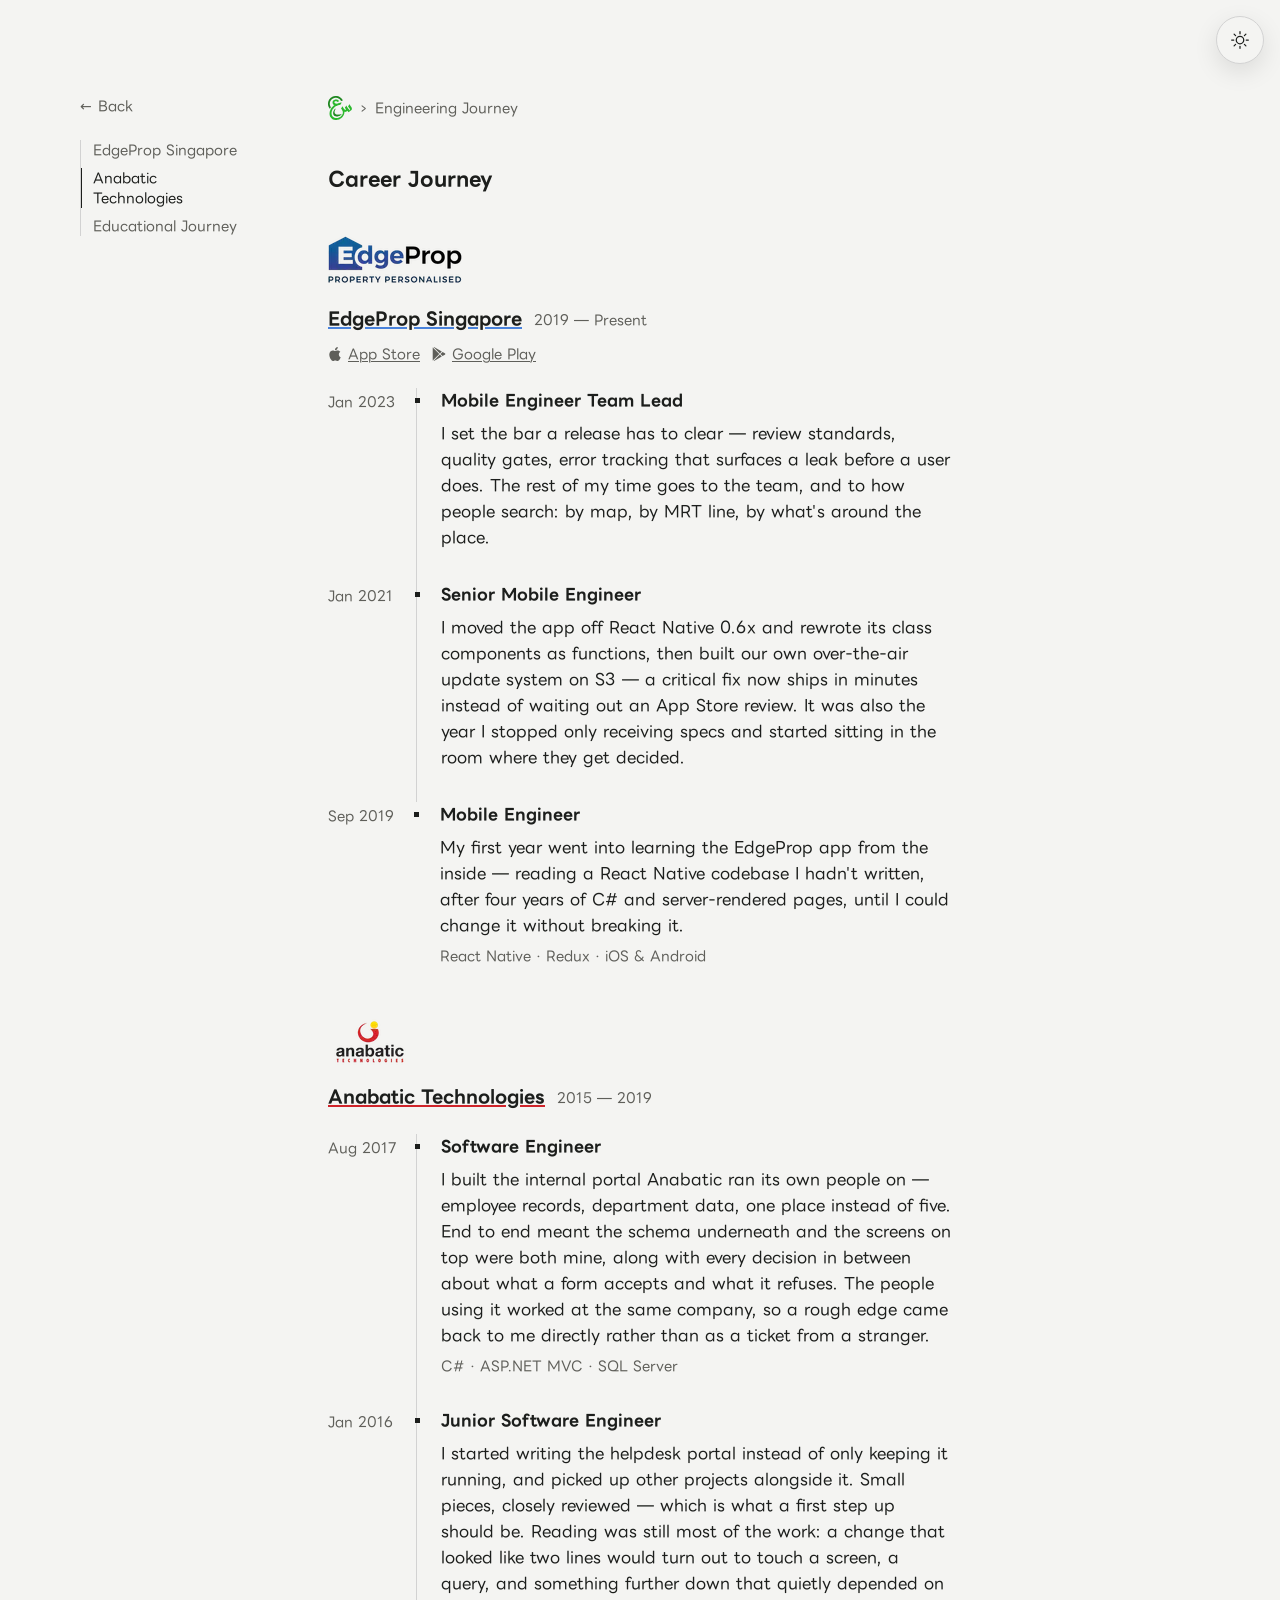
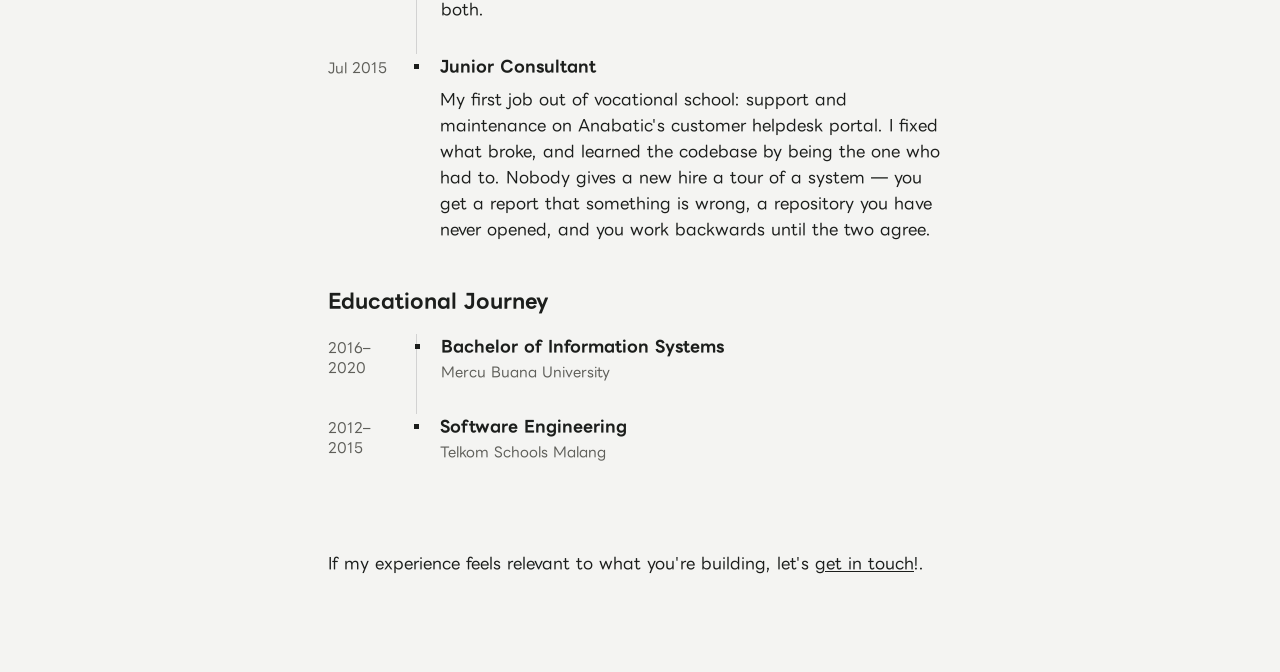
<file: experience/index.html>
<!DOCTYPE html><html lang="en"><head><meta charset="utf-8"><meta name="viewport" content="width=device-width, initial-scale=1"><link rel="icon" href="/favicon.svg" type="image/svg+xml"><link rel="canonical" href="http://localhost:4321/experience/"><title>Journey — Sofyan Arifin</title><meta name="description" content="Eleven years across two companies, from junior consultant to mobile engineering team lead."><meta property="og:type" content="website"><meta property="og:title" content="Journey — Sofyan Arifin"><meta property="og:description" content="Eleven years across two companies, from junior consultant to mobile engineering team lead."><meta name="twitter:card" content="summary_large_image"><meta name="twitter:title" content="Journey — Sofyan Arifin"><meta name="twitter:description" content="Eleven years across two companies, from junior consultant to mobile engineering team lead."><script>
      (() => {
        let theme;
        try {
          theme = localStorage.getItem("theme");
        } catch {}

        const systemTheme = matchMedia("(prefers-color-scheme: dark)").matches
          ? "dark"
          : "light";
        document.documentElement.dataset.theme =
          theme === "light" || theme === "dark" ? theme : systemTheme;
      })();
    </script><link rel="stylesheet" href="/_astro/logo.CJAjCo0W.css"></head><body class="bg-bg text-text font-sans antialiased"><button class="theme-toggle" type="button" aria-label="Switch to dark mode" aria-pressed="false" data-theme-toggle><svg class="theme-toggle-icon theme-toggle-sun" aria-hidden="true" viewBox="0 0 24 24" fill="none" stroke="currentColor" stroke-width="1.5" stroke-linecap="round"><circle cx="12" cy="12" r="4.5"></circle><path d="M12 2v2.5M12 19.5V22M2 12h2.5M19.5 12H22M4.93 4.93l1.77 1.77M17.3 17.3l1.77 1.77M19.07 4.93L17.3 6.7M6.7 17.3l-1.77 1.77"></path></svg><svg class="theme-toggle-icon theme-toggle-moon" aria-hidden="true" viewBox="0 0 24 24" fill="none" stroke="currentColor" stroke-width="1.5" stroke-linecap="round" stroke-linejoin="round"><path d="M20 14.5A8.5 8.5 0 0 1 9.5 4a8.5 8.5 0 1 0 10.5 10.5z"></path></svg></button><nav id="toc" aria-label="Sections" class="fixed top-24 left-20 hidden w-40 xl:block"><a href="/" class="text-muted hover:text-text mb-6 flex items-baseline gap-1.5 text-sm transition-colors duration-100"><span aria-hidden="true">←</span>Back</a><ul class="border-border relative flex flex-col gap-2 border-l"><li class="relative"><a href="#edgeprop" class="text-muted hover:text-text data-active:text-text before:bg-text block pl-3 text-sm transition-colors duration-100 before:absolute before:inset-y-0 before:left-0 before:w-px before:opacity-0 before:transition-opacity before:duration-100 data-active:before:opacity-100">EdgeProp Singapore</a></li><li class="relative"><a href="#anabatic" class="text-muted hover:text-text data-active:text-text before:bg-text block pl-3 text-sm transition-colors duration-100 before:absolute before:inset-y-0 before:left-0 before:w-px before:opacity-0 before:transition-opacity before:duration-100 data-active:before:opacity-100">Anabatic Technologies</a></li><li class="relative"><a href="#education" class="text-muted hover:text-text data-active:text-text before:bg-text block pl-3 text-sm transition-colors duration-100 before:absolute before:inset-y-0 before:left-0 before:w-px before:opacity-0 before:transition-opacity before:duration-100 data-active:before:opacity-100">Educational Journey</a></li></ul></nav><script type="module">var e=[...document.querySelectorAll(`#toc ul a`)],t=new Set,n=()=>{let n=window.scrollY+window.innerHeight>=document.documentElement.scrollHeight-2?e.at(-1):e.find(e=>t.has(e.hash.slice(1)));if(n)for(let t of e)t.toggleAttribute(`data-active`,t===n)},r=new IntersectionObserver(e=>{for(let n of e)t[n.isIntersecting?`add`:`delete`](n.target.id);n()},{rootMargin:`0px 0px -75% 0px`});for(let t of e){let e=document.querySelector(t.hash);e&&r.observe(e)}addEventListener(`scroll`,n,{passive:!0});</script><div class="mx-auto w-full max-w-2xl px-6 py-16 sm:py-24"><nav aria-label="Breadcrumb" class="mb-12"><ol class="text-muted flex items-center gap-2 text-sm"><li class="flex"><a href="/" class="hover:text-text transition-colors duration-100" aria-label="Sofyan Arifin"><svg viewBox="0 0 586 589" fill="none" class="h-6 w-auto" aria-hidden="true">
<path fill-rule="evenodd" clip-rule="evenodd" d="M193.44 83.939C198.079 83.9053 205.485 84.4526 209.888 85.1684C214.29 85.8758 221.696 87.7284 226.335 89.2694C230.974 90.8105 237.232 93.3031 240.252 94.8104C243.271 96.3178 249.125 99.8714 253.275 102.709C257.424 105.547 262.443 109.379 268.052 114.6L257.315 132.402C251.411 142.195 246.392 150.422 246.156 150.7C245.92 150.978 243.457 149.269 240.673 146.911C237.89 144.545 233.15 140.982 230.13 138.995C227.111 136.999 221.898 134.204 218.533 132.78C215.168 131.349 209.474 129.564 205.881 128.806C201.175 127.821 196.991 127.568 190.91 127.896C185.984 128.166 180.198 129.075 176.993 130.077C173.973 131.029 169.436 133.05 166.905 134.574C163.793 136.435 161.465 138.684 159.736 141.479C157.509 145.075 157.172 146.422 157.172 151.584C157.172 156.199 157.661 158.591 159.323 162.178C160.588 164.906 163.565 168.89 166.568 171.862C169.377 174.641 174.488 178.506 177.921 180.443C181.354 182.388 187.199 185.032 190.91 186.321C197.168 188.493 198.577 188.662 222.961 188.561L249.53 180.931C264.147 176.729 284.642 171.197 295.076 168.628C305.518 166.052 318.608 162.995 324.175 161.833C329.742 160.662 334.482 159.888 334.718 160.098C334.954 160.317 329.877 171.761 323.45 185.546C317.022 199.323 311.515 210.868 311.22 211.188C310.924 211.516 304.042 213.167 295.919 214.859C287.805 216.552 275.845 219.398 269.351 221.175C262.856 222.952 252.414 226.177 246.156 228.341C239.897 230.514 229.262 234.724 222.539 237.706C215.817 240.678 206.134 245.411 201.031 248.206C195.928 251.002 187.013 256.408 181.21 260.215C175.416 264.021 166.872 270.194 162.233 273.924C157.594 277.654 149.058 285.587 143.255 291.549C137.461 297.511 129.988 305.983 126.656 310.387C123.324 314.782 118.449 321.797 115.818 325.965C113.195 330.134 108.556 338.664 105.511 344.913C102.474 351.161 98.3667 361.207 96.3846 367.228C94.4109 373.249 92.0155 382.15 91.0708 387.017C90.1346 391.876 88.9116 400.407 88.3549 405.964C87.7561 412.07 87.5621 421.24 87.8657 429.122C88.1441 436.297 88.996 445.585 89.7466 449.753C90.4973 453.922 92.0577 460.557 93.2048 464.49C94.3519 468.423 96.7135 474.679 98.451 478.385C100.189 482.09 103.841 488.532 106.582 492.7C109.315 496.869 114.603 503.336 118.34 507.066C122.068 510.797 127.972 515.849 131.447 518.3C134.93 520.75 141.568 524.658 146.207 526.99C150.846 529.315 158.437 532.481 163.076 534.022C167.715 535.554 175.492 537.626 180.367 538.611C185.697 539.698 194.09 540.59 201.453 540.868C208.31 541.121 217.757 540.902 222.961 540.363C228.064 539.832 236.034 538.62 240.673 537.668C245.312 536.716 253.663 534.434 259.229 532.599C264.796 530.771 273.905 527.049 279.472 524.346C285.039 521.635 293.575 516.793 298.45 513.576C303.325 510.367 310.882 504.734 315.26 501.062C319.637 497.391 326.191 491.159 329.818 487.227C333.453 483.294 338.876 476.658 341.871 472.49C344.865 468.322 349.563 460.557 352.312 455.227C355.062 449.897 358.267 442.697 359.44 439.227C360.62 435.749 362.248 429.88 363.058 426.175C364.062 421.585 364.526 415.817 364.517 408.07C364.5 399.573 364.036 394.571 362.662 388.28C361.649 383.649 359.448 375.876 357.77 371.018C356.091 366.15 352.759 358.007 350.372 352.912C347.977 347.818 342.444 338.151 338.075 331.439C333.697 324.719 327.574 315.06 318.785 300.703L320.734 298.597C321.805 297.435 331.15 286.64 341.499 274.598C351.849 262.556 360.46 252.703 360.646 252.703C360.831 252.703 362.484 256.678 364.323 261.545C366.162 266.404 370.025 275.684 372.909 282.16C375.794 288.635 380.374 297.915 383.09 302.791C385.797 307.667 389.972 314.269 392.368 317.477C394.755 320.677 398.677 325.039 401.081 327.161C403.476 329.283 407.466 332.239 409.937 333.73C412.4 335.228 417.46 337.216 421.172 338.167C424.883 339.111 430.104 339.877 432.769 339.868C435.434 339.868 439.609 339.439 442.047 338.917C444.485 338.403 446.661 337.847 446.897 337.687C447.133 337.527 444.788 334.066 441.701 329.991C438.606 325.923 433.933 319.187 431.318 315.018C428.695 310.85 424.52 303.271 422.04 298.176C419.552 293.082 416.819 286.985 414.424 280.332L430.466 261.461C439.289 251.086 448.204 240.56 454.066 233.537L457.204 243.12C458.924 248.392 462.88 257.823 465.992 264.071C469.105 270.32 474.596 279.793 478.189 285.124C481.782 290.454 487.171 297.84 490.157 301.545C493.143 305.25 498.963 311.995 503.087 316.526C507.203 321.056 513.732 328.256 517.586 332.525C521.905 337.308 525.785 342.63 527.708 346.411C529.42 349.788 531.006 352.55 531.242 352.559C531.478 352.567 533.089 351.035 534.826 349.165C536.564 347.287 538.715 344.332 539.592 342.597C540.478 340.862 541.464 338.108 541.793 336.492C542.131 334.841 541.937 331.506 541.363 328.913C540.79 326.361 538.833 321.435 537.003 317.966C535.172 314.488 527.784 303.507 520.572 293.545C513.369 283.583 505.474 272.215 503.037 268.282C500.599 264.349 497.031 258.278 491.583 248.493L511.497 226.598C522.445 214.556 532.026 204.039 532.794 203.23C534.11 201.841 534.388 202.321 537.416 211.23C539.195 216.443 542.848 225.251 545.547 230.809C548.355 236.611 555.913 249.158 563.284 260.282C570.352 270.935 577.184 281.73 578.466 284.282C579.748 286.825 581.84 291.751 583.122 295.229C584.91 300.096 585.543 303.574 585.863 310.387C586.192 317.216 585.956 320.382 584.834 324.281C584.033 327.06 582.009 331.986 580.33 335.229C578.112 339.515 575.076 343.313 569.205 349.123C564.111 354.176 555.246 361.376 545.133 368.66C536.336 375.001 523.625 384.348 504.673 398.655L501.409 393.468C499.612 390.613 493.919 384.087 488.757 378.967C483.595 373.847 477.565 368.255 471.357 363.439L463.555 371.287C458.958 375.91 453.324 380.575 449.849 382.647C446.602 384.584 441.094 387.169 437.619 388.39C432.212 390.293 429.817 390.638 421.172 390.714C415.605 390.765 409.439 390.52 403.881 389.544V392.701C403.881 394.436 403.316 400.693 402.616 406.596C401.924 412.499 400.355 421.787 399.141 427.227C397.926 432.667 395.413 441.669 393.557 447.227C391.702 452.785 388.37 461.307 386.16 466.174C383.95 471.033 379.961 478.806 377.287 483.437C374.622 488.069 370.16 495.083 367.368 499.016C364.585 502.948 359.937 509.012 357.044 512.489C354.151 515.959 346.999 523.445 341.145 529.121C335.292 534.797 325.853 542.889 320.169 547.1C314.484 551.318 305.476 557.356 300.137 560.523C294.798 563.689 287.207 567.765 283.268 569.592C279.329 571.411 272.488 574.249 268.086 575.899C263.683 577.541 256.657 579.882 252.482 581.095C248.307 582.308 240.336 584.202 234.769 585.297C229.203 586.4 220.093 587.764 214.527 588.328C208.31 588.96 199.201 589.162 190.91 588.867C183.488 588.59 172.86 587.604 167.293 586.653C161.727 585.71 153.562 583.966 149.159 582.779C144.756 581.592 136.592 578.821 131.025 576.632C125.458 574.451 117.294 570.678 112.891 568.253C108.488 565.836 100.897 560.868 96.0219 557.222C91.1468 553.584 83.1762 546.476 78.301 541.441C73.4174 536.396 67.0157 528.675 64.072 524.279C61.12 519.875 56.8099 512.489 54.482 507.858C52.1625 503.226 48.8225 495.083 47.0597 489.753C45.2968 484.422 43.087 476.279 42.1508 471.648C41.2061 467.016 40.059 460.002 39.5867 456.069C39.1228 452.136 38.4902 444.928 38.1866 440.069C37.8829 435.202 38.0769 425.543 38.6167 418.596C39.1565 411.649 40.1518 402.268 40.8181 397.754C41.4929 393.24 42.834 385.847 43.8039 381.333C44.7739 376.82 47.6248 366.874 50.1298 359.228C53.2759 349.645 57.1473 340.374 62.6044 329.334C67.488 319.456 73.7548 308.5 78.9758 300.703C83.6232 293.755 91.3913 283.33 96.2412 277.545C101.083 271.751 110.327 261.941 116.771 255.726C123.223 249.512 133.808 240.476 140.303 235.642C146.798 230.8 152.676 226.539 153.376 226.152C154.076 225.773 154.456 225.301 154.22 225.099C153.984 224.906 151.521 223.55 148.737 222.093C145.954 220.636 141.02 217.428 137.773 214.961C134.525 212.493 129.498 207.668 126.597 204.224C123.695 200.78 120.01 195.314 118.399 192.072C116.788 188.83 114.662 183.146 113.667 179.441C112.292 174.296 111.853 170.119 111.803 161.757C111.752 153.109 112.115 149.395 113.532 144.073C114.519 140.368 116.518 134.684 117.968 131.442C119.419 128.199 122.616 122.515 125.079 118.81C127.533 115.105 132.391 109.421 135.866 106.179C139.341 102.937 145.178 98.4904 148.83 96.2925C152.491 94.0946 159.281 90.9452 163.92 89.2863C168.559 87.6358 175.205 85.7747 178.68 85.1516C182.163 84.5284 188.801 83.9811 193.44 83.939Z" fill="#2BB82D" />
<path d="M222.539 1.70801C217.276 0.806964 208.015 0.234339 195.549 0.0490782C185.115 -0.102499 173.729 0.108025 170.245 0.529072C166.77 0.95012 159.938 2.07853 155.063 3.03851C150.188 3.9985 141.652 6.12058 136.086 7.75425C130.519 9.39633 121.789 12.4363 116.686 14.5163C111.583 16.5962 104.372 19.9478 100.661 21.9604C96.9496 23.973 90.1176 28.1666 85.4787 31.2824C80.8397 34.3981 73.2487 40.057 68.6097 43.8549C63.9707 47.6611 56.7845 54.3389 52.6348 58.6841C48.4934 63.0378 42.5555 70.0103 39.4516 74.1787C36.3478 78.3471 31.869 84.8817 29.4905 88.7048C27.112 92.5279 22.9453 100.107 20.2294 105.547C17.5051 110.987 13.912 119.037 12.242 123.441C10.5719 127.837 8.27776 134.658 7.14754 138.599C6.01731 142.532 4.31355 149.731 3.36888 154.599C2.41579 159.458 1.19279 167.988 0.644543 173.546C0.0288253 179.761 -0.165168 189.167 0.146908 197.967C0.433681 205.84 1.22652 215.878 1.91815 220.282C2.60978 224.678 4.33885 232.829 5.77272 238.387C7.20658 243.945 10.0996 252.846 12.2167 258.176C14.3253 263.507 18.1546 271.835 20.7186 276.703C23.2827 281.561 27.7361 289.14 30.6123 293.544C33.4969 297.94 38.1949 304.483 41.0542 308.071C43.9135 311.658 46.5451 314.597 46.8909 314.597C47.2367 314.597 49.2019 311.473 51.2599 307.649C53.3095 303.826 57.0797 297.292 59.627 293.123C62.1742 288.955 65.9022 283.178 67.9096 280.281L71.5618 275.018C65.2022 265.553 61.6428 259.397 59.5342 255.229C57.434 251.061 54.3301 243.667 52.6348 238.808C50.9394 233.941 48.8308 227.12 47.9452 223.651C47.0596 220.173 45.7438 212.88 45.0268 207.44C44.3184 202 43.7279 194.514 43.7279 190.809C43.7279 187.104 44.3184 179.617 45.0353 174.177C45.7522 168.738 47.2957 160.493 48.4766 155.862C49.6489 151.23 51.9431 143.837 53.5794 139.441C55.2157 135.037 58.6148 127.458 61.1367 122.599C63.6586 117.732 68.2723 110.153 71.3762 105.757C74.4885 101.353 81.9699 92.8058 88.0006 86.7596C96.1483 78.5913 101.47 74.1029 108.674 69.3366C114.013 65.7998 122.734 60.8315 128.073 58.2968C133.412 55.7537 141.383 52.4947 145.785 51.0463C150.188 49.5979 157.408 47.6864 161.811 46.7938C166.214 45.9011 174.378 44.8317 179.945 44.4106C185.959 43.9559 194.511 43.9475 201.031 44.3938C207.062 44.8064 215.226 45.7411 219.165 46.4738C223.104 47.2064 230.889 49.2611 236.456 51.0548C242.023 52.84 251.326 56.7052 257.121 59.6273C262.924 62.5578 270.7 66.9788 274.411 69.463C278.122 71.9471 284.195 76.5113 287.907 79.6102C291.618 82.7091 297.193 88.0648 300.305 91.5006C303.409 94.9447 307.517 99.8373 309.431 102.389C311.338 104.932 314.838 110.237 317.2 114.178L317.696 115.005C319.832 118.561 321.537 121.401 321.569 121.479C321.611 121.555 331.133 119.374 342.731 116.646C354.328 113.909 364.104 111.669 364.45 111.66C364.795 111.66 365.082 111.079 365.082 110.389C365.082 109.69 362.965 105.05 360.384 100.073C357.795 95.0963 353.308 87.4164 350.415 83.0207C347.513 78.6165 342.292 71.6103 338.792 67.4419C335.3 63.2736 329.067 56.6294 324.934 52.68C320.809 48.7306 314.391 43.198 310.68 40.3854C306.968 37.5728 300.516 33.0255 296.341 30.2803C292.166 27.5351 284.575 23.1562 279.472 20.5457C274.369 17.9352 267.158 14.5921 263.446 13.11C259.735 11.6363 254.422 9.68264 251.638 8.7816C248.855 7.88056 242.968 6.22163 238.565 5.11007C234.162 3.99008 226.942 2.46589 222.539 1.70801Z" fill="#1F8720" />
<path d="M182.264 314.277C178.899 312.138 175.989 310.387 175.803 310.387C175.61 310.387 173.661 312.374 171.468 314.808C169.275 317.241 165.328 322.067 162.688 325.544C160.048 329.014 156.362 334.134 154.498 336.913C152.634 339.692 148.788 346.134 145.945 351.228C143.103 356.323 138.886 365.224 136.575 371.018C134.264 376.803 131.438 385.139 130.291 389.544C129.144 393.939 127.752 400.954 127.187 405.122C126.554 409.838 126.352 417.476 126.639 425.333C126.959 433.88 127.643 440.01 128.773 444.28C129.684 447.749 131.354 452.869 132.476 455.648C133.597 458.427 135.967 462.974 137.739 465.753C139.518 468.532 142.335 472.482 144.005 474.536C145.684 476.583 149.901 480.515 153.376 483.269C156.86 486.022 163.498 490.123 168.137 492.372C172.784 494.637 180.358 497.433 185.006 498.612C189.645 499.782 197.05 501.163 201.453 501.685C206.193 502.233 214.982 502.418 222.961 502.132C230.383 501.854 239.686 501.045 243.625 500.321C247.564 499.597 253.831 498.191 257.542 497.205C261.253 496.212 268.085 493.913 272.724 492.094C277.363 490.267 284.01 487.227 287.485 485.332C290.968 483.446 297.041 479.715 300.98 477.054C304.919 474.393 311.565 469.012 315.74 465.113C319.915 461.206 325.465 455.395 328.08 452.195C330.695 449.004 334.397 443.825 336.303 440.701C338.218 437.577 339.762 434.924 339.745 434.806C339.728 434.688 335.08 436.532 329.412 438.907C323.753 441.282 314.559 444.81 308.993 446.747C303.426 448.692 293.743 451.547 287.485 453.105C281.226 454.663 273.256 456.44 269.772 457.054C265.791 457.762 256.572 458.174 244.89 458.174C230.172 458.174 224.943 457.863 219.587 456.675C215.876 455.85 209.803 454.132 206.092 452.869C202.381 451.598 196.341 448.861 192.681 446.789C189.012 444.718 183.319 440.516 180.029 437.467C176.731 434.41 172.43 429.484 170.464 426.52C168.499 423.547 165.977 418.47 164.872 415.228C163.759 411.985 162.367 406.301 161.777 402.596C161.102 398.352 160.891 392.584 161.212 387.017C161.515 381.754 162.637 374.596 163.987 369.333C165.235 364.466 167.563 357.266 169.157 353.334C170.76 349.393 173.459 343.532 175.162 340.289C176.866 337.056 180.628 330.892 183.529 326.605C186.431 322.319 188.708 318.665 188.59 318.488C188.472 318.311 185.63 316.416 182.264 314.277Z" fill="#1F8720" />
</svg></a></li><li class="flex items-center gap-2"><span aria-hidden="true">›</span><span aria-current="page">Engineering Journey</span></li></ol></nav><main class="flex flex-col gap-12"><header><h1 class="text-xl leading-none font-bold">Career Journey</h1></header><section id="edgeprop" class="flex scroll-mt-8 flex-col gap-6"><img src="/_astro/edgeprop-sg.Ba0g4lVa_Z1enXD8.webp" srcset="/_astro/edgeprop-sg.Ba0g4lVa_Z1enXD8.webp 1x, /_astro/edgeprop-sg.Ba0g4lVa_1Lv7rw.webp 2x" alt loading="lazy" decoding="async" width="134" height="48" class="company-logo mb-2"><h2 class="-mt-3 flex flex-wrap items-baseline gap-x-3 text-lg font-bold"><span class="group inline-flex items-center"><a href="https://www.edgeprop.sg/" data-brand="edgeprop" target="_blank" rel="noopener">EdgeProp Singapore</a><svg class="h-3.5 w-0 shrink-0 opacity-0 transition-all duration-200 group-focus-within:ml-1.5 group-focus-within:w-3.5 group-focus-within:opacity-100 group-hover:ml-1.5 group-hover:w-3.5 group-hover:opacity-100" viewBox="0 0 24 24" fill="none" stroke="currentColor" stroke-width="1.5" aria-hidden="true"><circle cx="12" cy="12" r="10"></circle><path d="M12 2a14.5 14.5 0 0 0 0 20 14.5 14.5 0 0 0 0-20"></path><path d="M2 12h20"></path></svg></span><span class="text-muted text-sm font-normal">2019 — Present</span></h2><p class="text-muted -mt-3 flex flex-wrap gap-x-3 text-sm"><a href="https://apps.apple.com/sg/app/edgepropsg-with-buddy/id1069299307" class="inline-flex items-center gap-1.5" target="_blank" rel="noopener"><svg viewBox="0 0 24 24" fill="currentColor" class="size-3.5 shrink-0" aria-hidden="true"><path d="M12.152 6.896c-.948 0-2.415-1.078-3.96-1.04-2.04.027-3.91 1.183-4.961 3.014-2.117 3.675-.546 9.103 1.519 12.09 1.013 1.454 2.208 3.09 3.792 3.039 1.52-.065 2.09-.987 3.935-.987 1.831 0 2.35.987 3.96.948 1.637-.026 2.676-1.48 3.676-2.948 1.156-1.688 1.636-3.325 1.662-3.415-.039-.013-3.182-1.221-3.22-4.857-.026-3.04 2.48-4.494 2.597-4.559-1.429-2.09-3.623-2.324-4.39-2.376-2-.156-3.675 1.09-4.61 1.09zM15.53 3.83c.843-1.012 1.4-2.427 1.245-3.83-1.207.052-2.662.805-3.532 1.818-.78.896-1.454 2.338-1.273 3.714 1.338.104 2.715-.688 3.559-1.701" /></svg>App Store</a><a href="https://play.google.com/store/apps/details?id=sg.com.theedgeproperty.app" class="inline-flex items-center gap-1.5" target="_blank" rel="noopener"><svg viewBox="0 0 24 24" fill="currentColor" class="size-3.5 shrink-0" aria-hidden="true"><path d="M22.018 13.298l-3.919 2.218-3.515-3.493 3.543-3.521 3.891 2.202a1.49 1.49 0 0 1 0 2.594zM1.337.924a1.486 1.486 0 0 0-.112.568v21.017c0 .217.045.419.124.6l11.155-11.087L1.337.924zm12.207 10.065l3.258-3.238L3.45.195a1.466 1.466 0 0 0-.946-.179l11.04 10.973zm0 2.067l-11 10.933c.298.036.612-.016.906-.183l13.324-7.54-3.23-3.21z" /></svg>Google Play</a></p><ol class="flex flex-col"><li class="group flex gap-3 sm:gap-4"><time datetime="2023-01" class="text-muted w-[4.5rem] shrink-0 pt-1 text-sm">Jan 2023</time><div class="border-border relative flex-1 border-l pb-8 pl-4 group-last:border-l-0 group-last:pb-0 sm:pl-6"><span class="bg-text absolute top-[0.6rem] -left-[2px] size-[5px]"></span><h3 class="font-bold">Mobile Engineer Team Lead</h3><p class="mt-2 leading-relaxed">I set the bar a release has to clear — review standards, quality gates, error tracking that surfaces a leak before a user does. The rest of my time goes to the team, and to how people search: by map, by MRT line, by what&#39;s around the place.</p></div></li><li class="group flex gap-3 sm:gap-4"><time datetime="2021-01" class="text-muted w-[4.5rem] shrink-0 pt-1 text-sm">Jan 2021</time><div class="border-border relative flex-1 border-l pb-8 pl-4 group-last:border-l-0 group-last:pb-0 sm:pl-6"><span class="bg-text absolute top-[0.6rem] -left-[2px] size-[5px]"></span><h3 class="font-bold">Senior Mobile Engineer</h3><p class="mt-2 leading-relaxed">I moved the app off React Native 0.6x and rewrote its class components as functions, then built our own over-the-air update system on S3 — a critical fix now ships in minutes instead of waiting out an App Store review. It was also the year I stopped only receiving specs and started sitting in the room where they get decided.</p></div></li><li class="group flex gap-3 sm:gap-4"><time datetime="2019-09" class="text-muted w-[4.5rem] shrink-0 pt-1 text-sm">Sep 2019</time><div class="border-border relative flex-1 border-l pb-8 pl-4 group-last:border-l-0 group-last:pb-0 sm:pl-6"><span class="bg-text absolute top-[0.6rem] -left-[2px] size-[5px]"></span><h3 class="font-bold">Mobile Engineer</h3><p class="mt-2 leading-relaxed">My first year went into learning the EdgeProp app from the inside — reading a React Native codebase I hadn&#39;t written, after four years of C# and server-rendered pages, until I could change it without breaking it.</p><p class="text-muted mt-2 text-sm">React Native · Redux · iOS &amp; Android</p></div></li></ol></section><section id="anabatic" class="flex scroll-mt-8 flex-col gap-6"><img src="/_astro/anabatic.C9Mv92PS_Z1sJCiI.webp" srcset="/_astro/anabatic.C9Mv92PS_Z1sJCiI.webp 1x, /_astro/anabatic.C9Mv92PS_Z2nQmPa.webp 2x" alt loading="lazy" decoding="async" width="84" height="56" class="company-logo"><h2 class="-mt-3 flex flex-wrap items-baseline gap-x-3 text-lg font-bold"><span class="group inline-flex items-center"><a href="https://www.anabatic.com/" data-brand="anabatic" target="_blank" rel="noopener">Anabatic Technologies</a><svg class="h-3.5 w-0 shrink-0 opacity-0 transition-all duration-200 group-focus-within:ml-1.5 group-focus-within:w-3.5 group-focus-within:opacity-100 group-hover:ml-1.5 group-hover:w-3.5 group-hover:opacity-100" viewBox="0 0 24 24" fill="none" stroke="currentColor" stroke-width="1.5" aria-hidden="true"><circle cx="12" cy="12" r="10"></circle><path d="M12 2a14.5 14.5 0 0 0 0 20 14.5 14.5 0 0 0 0-20"></path><path d="M2 12h20"></path></svg></span><span class="text-muted text-sm font-normal">2015 — 2019</span></h2><ol class="flex flex-col"><li class="group flex gap-3 sm:gap-4"><time datetime="2017-08" class="text-muted w-[4.5rem] shrink-0 pt-1 text-sm">Aug 2017</time><div class="border-border relative flex-1 border-l pb-8 pl-4 group-last:border-l-0 group-last:pb-0 sm:pl-6"><span class="bg-text absolute top-[0.6rem] -left-[2px] size-[5px]"></span><h3 class="font-bold">Software Engineer</h3><p class="mt-2 leading-relaxed">I built the internal portal Anabatic ran its own people on — employee records, department data, one place instead of five. End to end meant the schema underneath and the screens on top were both mine, along with every decision in between about what a form accepts and what it refuses. The people using it worked at the same company, so a rough edge came back to me directly rather than as a ticket from a stranger.</p><p class="text-muted mt-2 text-sm">C# · ASP.NET MVC · SQL Server</p></div></li><li class="group flex gap-3 sm:gap-4"><time datetime="2016-01" class="text-muted w-[4.5rem] shrink-0 pt-1 text-sm">Jan 2016</time><div class="border-border relative flex-1 border-l pb-8 pl-4 group-last:border-l-0 group-last:pb-0 sm:pl-6"><span class="bg-text absolute top-[0.6rem] -left-[2px] size-[5px]"></span><h3 class="font-bold">Junior Software Engineer</h3><p class="mt-2 leading-relaxed">I started writing the helpdesk portal instead of only keeping it running, and picked up other projects alongside it. Small pieces, closely reviewed — which is what a first step up should be. Reading was still most of the work: a change that looked like two lines would turn out to touch a screen, a query, and something further down that quietly depended on both.</p></div></li><li class="group flex gap-3 sm:gap-4"><time datetime="2015-07" class="text-muted w-[4.5rem] shrink-0 pt-1 text-sm">Jul 2015</time><div class="border-border relative flex-1 border-l pb-8 pl-4 group-last:border-l-0 group-last:pb-0 sm:pl-6"><span class="bg-text absolute top-[0.6rem] -left-[2px] size-[5px]"></span><h3 class="font-bold">Junior Consultant</h3><p class="mt-2 leading-relaxed">My first job out of vocational school: support and maintenance on Anabatic&#39;s customer helpdesk portal. I fixed what broke, and learned the codebase by being the one who had to. Nobody gives a new hire a tour of a system — you get a report that something is wrong, a repository you have never opened, and you work backwards until the two agree.</p></div></li></ol></section><section id="education" class="flex scroll-mt-8 flex-col gap-6"><h2 class="text-xl leading-none font-bold">Educational Journey</h2><ol class="flex flex-col"><li class="group flex gap-3 sm:gap-4"><span class="text-muted w-[4.5rem] shrink-0 pt-1 text-sm">2016–2020</span><div class="border-border relative flex-1 border-l pb-8 pl-4 group-last:border-l-0 group-last:pb-0 sm:pl-6"><span class="bg-text absolute top-[0.6rem] -left-[2px] size-[5px]"></span><h3 class="font-bold">Bachelor of Information Systems</h3><p class="text-muted mt-1 text-sm">Mercu Buana University</p></div></li><li class="group flex gap-3 sm:gap-4"><span class="text-muted w-[4.5rem] shrink-0 pt-1 text-sm">2012–2015</span><div class="border-border relative flex-1 border-l pb-8 pl-4 group-last:border-l-0 group-last:pb-0 sm:pl-6"><span class="bg-text absolute top-[0.6rem] -left-[2px] size-[5px]"></span><h3 class="font-bold">Software Engineering</h3><p class="text-muted mt-1 text-sm">Telkom Schools Malang</p></div></li></ol></section><p class="leading-relaxed mt-10">If my experience feels relevant to what you're building, let's <a href="mailto:sofyanarifin39@gmail.com">get in touch</a>!.</p></main></div><script type="application/ld+json">{"@context":"https://schema.org","@type":"Person","name":"Sofyan Arifin","jobTitle":"Mobile Engineer Team Lead","description":"Eleven years across two companies, from junior consultant to mobile engineering team lead.","worksFor":[{"@type":"Organization","name":"EdgeProp Singapore","url":"https://www.edgeprop.sg/"},{"@type":"Organization","name":"Anabatic Technologies","url":"https://www.anabatic.com/"}],"alumniOf":[{"@type":"EducationalOrganization","name":"Mercu Buana University"},{"@type":"EducationalOrganization","name":"Telkom Schools Malang"}],"hasOccupation":[{"@type":"Occupation","name":"Mobile Engineer Team Lead","description":"I set the bar a release has to clear — review standards, quality gates, error tracking that surfaces a leak before a user does. The rest of my time goes to the team, and to how people search: by map, by MRT line, by what's around the place."},{"@type":"Occupation","name":"Senior Mobile Engineer","description":"I moved the app off React Native 0.6x and rewrote its class components as functions, then built our own over-the-air update system on S3 — a critical fix now ships in minutes instead of waiting out an App Store review. It was also the year I stopped only receiving specs and started sitting in the room where they get decided."},{"@type":"Occupation","name":"Mobile Engineer","description":"My first year went into learning the EdgeProp app from the inside — reading a React Native codebase I hadn't written, after four years of C# and server-rendered pages, until I could change it without breaking it."},{"@type":"Occupation","name":"Software Engineer","description":"I built the internal portal Anabatic ran its own people on — employee records, department data, one place instead of five. End to end meant the schema underneath and the screens on top were both mine, along with every decision in between about what a form accepts and what it refuses. The people using it worked at the same company, so a rough edge came back to me directly rather than as a ticket from a stranger."},{"@type":"Occupation","name":"Junior Software Engineer","description":"I started writing the helpdesk portal instead of only keeping it running, and picked up other projects alongside it. Small pieces, closely reviewed — which is what a first step up should be. Reading was still most of the work: a change that looked like two lines would turn out to touch a screen, a query, and something further down that quietly depended on both."},{"@type":"Occupation","name":"Junior Consultant","description":"My first job out of vocational school: support and maintenance on Anabatic's customer helpdesk portal. I fixed what broke, and learned the codebase by being the one who had to. Nobody gives a new hire a tour of a system — you get a report that something is wrong, a repository you have never opened, and you work backwards until the two agree."}]}</script><script type="module">var e=document.querySelector(`[data-theme-toggle]`),t=matchMedia(`(prefers-color-scheme: dark)`),n=matchMedia(`(prefers-reduced-motion: reduce)`),r=!1,i=()=>{let t=document.documentElement.dataset.theme===`dark`;e&&(e.setAttribute(`aria-pressed`,String(t)),e.setAttribute(`aria-label`,t?`Switch to light mode`:`Switch to dark mode`))};e?.addEventListener(`click`,()=>{if(r)return;let e=document.documentElement.dataset.theme===`dark`?`light`:`dark`,t=()=>{document.documentElement.dataset.theme=e;try{localStorage.setItem(`theme`,e)}catch{}i()};if(!document.startViewTransition||n.matches){t();return}let a=Math.hypot(innerWidth,innerHeight),o=Math.min(760,Math.max(560,a*.48));r=!0,document.documentElement.style.setProperty(`--theme-ripple-radius`,`${a}px`),document.documentElement.style.setProperty(`--theme-ripple-duration`,`${o}ms`),document.documentElement.dataset.themeTransition=e;let s=document.startViewTransition(t),c=new Promise(e=>{setTimeout(e,o+50)});s.waitUntil?.(c),Promise.allSettled([s.finished,c]).then(()=>{r=!1,delete document.documentElement.dataset.themeTransition,document.documentElement.style.removeProperty(`--theme-ripple-radius`),document.documentElement.style.removeProperty(`--theme-ripple-duration`)})}),t.addEventListener(`change`,e=>{try{if(localStorage.getItem(`theme`))return}catch{}document.documentElement.dataset.theme=e.matches?`dark`:`light`,i()}),i();</script></body></html>
</file>
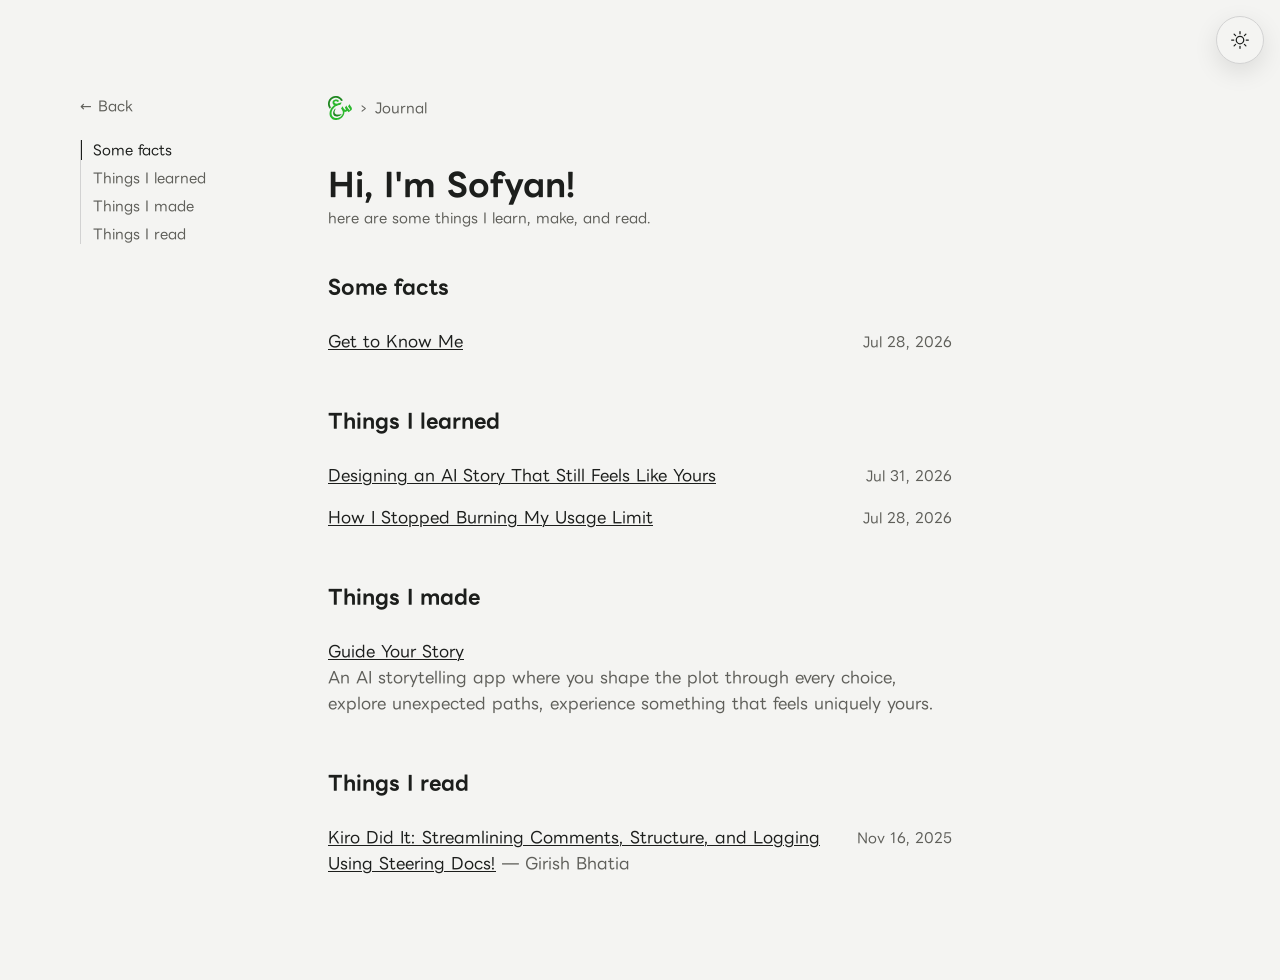
<file: journal/index.html>
<!DOCTYPE html><html lang="en"><head><meta charset="utf-8"><meta name="viewport" content="width=device-width, initial-scale=1"><link rel="icon" href="/favicon.svg" type="image/svg+xml"><link rel="canonical" href="http://localhost:4321/journal/"><title>Journal — Sofyan Arifin</title><meta name="description" content="Notes, side projects and reading from Sofyan Arifin — a creative engineer in Malang, Indonesia."><meta property="og:type" content="website"><meta property="og:title" content="Journal — Sofyan Arifin"><meta property="og:description" content="Notes, side projects and reading from Sofyan Arifin — a creative engineer in Malang, Indonesia."><meta name="twitter:card" content="summary_large_image"><meta name="twitter:title" content="Journal — Sofyan Arifin"><meta name="twitter:description" content="Notes, side projects and reading from Sofyan Arifin — a creative engineer in Malang, Indonesia."><script>
      (() => {
        let theme;
        try {
          theme = localStorage.getItem("theme");
        } catch {}

        const systemTheme = matchMedia("(prefers-color-scheme: dark)").matches
          ? "dark"
          : "light";
        document.documentElement.dataset.theme =
          theme === "light" || theme === "dark" ? theme : systemTheme;
      })();
    </script><link rel="stylesheet" href="/_astro/logo.CJAjCo0W.css"></head><body class="bg-bg text-text font-sans antialiased"><button class="theme-toggle" type="button" aria-label="Switch to dark mode" aria-pressed="false" data-theme-toggle><svg class="theme-toggle-icon theme-toggle-sun" aria-hidden="true" viewBox="0 0 24 24" fill="none" stroke="currentColor" stroke-width="1.5" stroke-linecap="round"><circle cx="12" cy="12" r="4.5"></circle><path d="M12 2v2.5M12 19.5V22M2 12h2.5M19.5 12H22M4.93 4.93l1.77 1.77M17.3 17.3l1.77 1.77M19.07 4.93L17.3 6.7M6.7 17.3l-1.77 1.77"></path></svg><svg class="theme-toggle-icon theme-toggle-moon" aria-hidden="true" viewBox="0 0 24 24" fill="none" stroke="currentColor" stroke-width="1.5" stroke-linecap="round" stroke-linejoin="round"><path d="M20 14.5A8.5 8.5 0 0 1 9.5 4a8.5 8.5 0 1 0 10.5 10.5z"></path></svg></button><nav id="toc" aria-label="Sections" class="fixed top-24 left-20 hidden w-40 xl:block"><a href="/" class="text-muted hover:text-text mb-6 flex items-baseline gap-1.5 text-sm transition-colors duration-100"><span aria-hidden="true">←</span>Back</a><ul class="border-border relative flex flex-col gap-2 border-l"><li class="relative"><a href="#facts" class="text-muted hover:text-text data-active:text-text before:bg-text block pl-3 text-sm transition-colors duration-100 before:absolute before:inset-y-0 before:left-0 before:w-px before:opacity-0 before:transition-opacity before:duration-100 data-active:before:opacity-100">Some facts</a></li><li class="relative"><a href="#notes" class="text-muted hover:text-text data-active:text-text before:bg-text block pl-3 text-sm transition-colors duration-100 before:absolute before:inset-y-0 before:left-0 before:w-px before:opacity-0 before:transition-opacity before:duration-100 data-active:before:opacity-100">Things I learned</a></li><li class="relative"><a href="#made" class="text-muted hover:text-text data-active:text-text before:bg-text block pl-3 text-sm transition-colors duration-100 before:absolute before:inset-y-0 before:left-0 before:w-px before:opacity-0 before:transition-opacity before:duration-100 data-active:before:opacity-100">Things I made</a></li><li class="relative"><a href="#read" class="text-muted hover:text-text data-active:text-text before:bg-text block pl-3 text-sm transition-colors duration-100 before:absolute before:inset-y-0 before:left-0 before:w-px before:opacity-0 before:transition-opacity before:duration-100 data-active:before:opacity-100">Things I read</a></li></ul></nav><script type="module">var e=[...document.querySelectorAll(`#toc ul a`)],t=new Set,n=()=>{let n=window.scrollY+window.innerHeight>=document.documentElement.scrollHeight-2?e.at(-1):e.find(e=>t.has(e.hash.slice(1)));if(n)for(let t of e)t.toggleAttribute(`data-active`,t===n)},r=new IntersectionObserver(e=>{for(let n of e)t[n.isIntersecting?`add`:`delete`](n.target.id);n()},{rootMargin:`0px 0px -75% 0px`});for(let t of e){let e=document.querySelector(t.hash);e&&r.observe(e)}addEventListener(`scroll`,n,{passive:!0});</script><div class="mx-auto w-full max-w-2xl px-6 py-16 sm:py-24"><nav aria-label="Breadcrumb" class="mb-12"><ol class="text-muted flex items-center gap-2 text-sm"><li class="flex"><a href="/" class="hover:text-text transition-colors duration-100" aria-label="Sofyan Arifin"><svg viewBox="0 0 586 589" fill="none" class="h-6 w-auto" aria-hidden="true">
<path fill-rule="evenodd" clip-rule="evenodd" d="M193.44 83.939C198.079 83.9053 205.485 84.4526 209.888 85.1684C214.29 85.8758 221.696 87.7284 226.335 89.2694C230.974 90.8105 237.232 93.3031 240.252 94.8104C243.271 96.3178 249.125 99.8714 253.275 102.709C257.424 105.547 262.443 109.379 268.052 114.6L257.315 132.402C251.411 142.195 246.392 150.422 246.156 150.7C245.92 150.978 243.457 149.269 240.673 146.911C237.89 144.545 233.15 140.982 230.13 138.995C227.111 136.999 221.898 134.204 218.533 132.78C215.168 131.349 209.474 129.564 205.881 128.806C201.175 127.821 196.991 127.568 190.91 127.896C185.984 128.166 180.198 129.075 176.993 130.077C173.973 131.029 169.436 133.05 166.905 134.574C163.793 136.435 161.465 138.684 159.736 141.479C157.509 145.075 157.172 146.422 157.172 151.584C157.172 156.199 157.661 158.591 159.323 162.178C160.588 164.906 163.565 168.89 166.568 171.862C169.377 174.641 174.488 178.506 177.921 180.443C181.354 182.388 187.199 185.032 190.91 186.321C197.168 188.493 198.577 188.662 222.961 188.561L249.53 180.931C264.147 176.729 284.642 171.197 295.076 168.628C305.518 166.052 318.608 162.995 324.175 161.833C329.742 160.662 334.482 159.888 334.718 160.098C334.954 160.317 329.877 171.761 323.45 185.546C317.022 199.323 311.515 210.868 311.22 211.188C310.924 211.516 304.042 213.167 295.919 214.859C287.805 216.552 275.845 219.398 269.351 221.175C262.856 222.952 252.414 226.177 246.156 228.341C239.897 230.514 229.262 234.724 222.539 237.706C215.817 240.678 206.134 245.411 201.031 248.206C195.928 251.002 187.013 256.408 181.21 260.215C175.416 264.021 166.872 270.194 162.233 273.924C157.594 277.654 149.058 285.587 143.255 291.549C137.461 297.511 129.988 305.983 126.656 310.387C123.324 314.782 118.449 321.797 115.818 325.965C113.195 330.134 108.556 338.664 105.511 344.913C102.474 351.161 98.3667 361.207 96.3846 367.228C94.4109 373.249 92.0155 382.15 91.0708 387.017C90.1346 391.876 88.9116 400.407 88.3549 405.964C87.7561 412.07 87.5621 421.24 87.8657 429.122C88.1441 436.297 88.996 445.585 89.7466 449.753C90.4973 453.922 92.0577 460.557 93.2048 464.49C94.3519 468.423 96.7135 474.679 98.451 478.385C100.189 482.09 103.841 488.532 106.582 492.7C109.315 496.869 114.603 503.336 118.34 507.066C122.068 510.797 127.972 515.849 131.447 518.3C134.93 520.75 141.568 524.658 146.207 526.99C150.846 529.315 158.437 532.481 163.076 534.022C167.715 535.554 175.492 537.626 180.367 538.611C185.697 539.698 194.09 540.59 201.453 540.868C208.31 541.121 217.757 540.902 222.961 540.363C228.064 539.832 236.034 538.62 240.673 537.668C245.312 536.716 253.663 534.434 259.229 532.599C264.796 530.771 273.905 527.049 279.472 524.346C285.039 521.635 293.575 516.793 298.45 513.576C303.325 510.367 310.882 504.734 315.26 501.062C319.637 497.391 326.191 491.159 329.818 487.227C333.453 483.294 338.876 476.658 341.871 472.49C344.865 468.322 349.563 460.557 352.312 455.227C355.062 449.897 358.267 442.697 359.44 439.227C360.62 435.749 362.248 429.88 363.058 426.175C364.062 421.585 364.526 415.817 364.517 408.07C364.5 399.573 364.036 394.571 362.662 388.28C361.649 383.649 359.448 375.876 357.77 371.018C356.091 366.15 352.759 358.007 350.372 352.912C347.977 347.818 342.444 338.151 338.075 331.439C333.697 324.719 327.574 315.06 318.785 300.703L320.734 298.597C321.805 297.435 331.15 286.64 341.499 274.598C351.849 262.556 360.46 252.703 360.646 252.703C360.831 252.703 362.484 256.678 364.323 261.545C366.162 266.404 370.025 275.684 372.909 282.16C375.794 288.635 380.374 297.915 383.09 302.791C385.797 307.667 389.972 314.269 392.368 317.477C394.755 320.677 398.677 325.039 401.081 327.161C403.476 329.283 407.466 332.239 409.937 333.73C412.4 335.228 417.46 337.216 421.172 338.167C424.883 339.111 430.104 339.877 432.769 339.868C435.434 339.868 439.609 339.439 442.047 338.917C444.485 338.403 446.661 337.847 446.897 337.687C447.133 337.527 444.788 334.066 441.701 329.991C438.606 325.923 433.933 319.187 431.318 315.018C428.695 310.85 424.52 303.271 422.04 298.176C419.552 293.082 416.819 286.985 414.424 280.332L430.466 261.461C439.289 251.086 448.204 240.56 454.066 233.537L457.204 243.12C458.924 248.392 462.88 257.823 465.992 264.071C469.105 270.32 474.596 279.793 478.189 285.124C481.782 290.454 487.171 297.84 490.157 301.545C493.143 305.25 498.963 311.995 503.087 316.526C507.203 321.056 513.732 328.256 517.586 332.525C521.905 337.308 525.785 342.63 527.708 346.411C529.42 349.788 531.006 352.55 531.242 352.559C531.478 352.567 533.089 351.035 534.826 349.165C536.564 347.287 538.715 344.332 539.592 342.597C540.478 340.862 541.464 338.108 541.793 336.492C542.131 334.841 541.937 331.506 541.363 328.913C540.79 326.361 538.833 321.435 537.003 317.966C535.172 314.488 527.784 303.507 520.572 293.545C513.369 283.583 505.474 272.215 503.037 268.282C500.599 264.349 497.031 258.278 491.583 248.493L511.497 226.598C522.445 214.556 532.026 204.039 532.794 203.23C534.11 201.841 534.388 202.321 537.416 211.23C539.195 216.443 542.848 225.251 545.547 230.809C548.355 236.611 555.913 249.158 563.284 260.282C570.352 270.935 577.184 281.73 578.466 284.282C579.748 286.825 581.84 291.751 583.122 295.229C584.91 300.096 585.543 303.574 585.863 310.387C586.192 317.216 585.956 320.382 584.834 324.281C584.033 327.06 582.009 331.986 580.33 335.229C578.112 339.515 575.076 343.313 569.205 349.123C564.111 354.176 555.246 361.376 545.133 368.66C536.336 375.001 523.625 384.348 504.673 398.655L501.409 393.468C499.612 390.613 493.919 384.087 488.757 378.967C483.595 373.847 477.565 368.255 471.357 363.439L463.555 371.287C458.958 375.91 453.324 380.575 449.849 382.647C446.602 384.584 441.094 387.169 437.619 388.39C432.212 390.293 429.817 390.638 421.172 390.714C415.605 390.765 409.439 390.52 403.881 389.544V392.701C403.881 394.436 403.316 400.693 402.616 406.596C401.924 412.499 400.355 421.787 399.141 427.227C397.926 432.667 395.413 441.669 393.557 447.227C391.702 452.785 388.37 461.307 386.16 466.174C383.95 471.033 379.961 478.806 377.287 483.437C374.622 488.069 370.16 495.083 367.368 499.016C364.585 502.948 359.937 509.012 357.044 512.489C354.151 515.959 346.999 523.445 341.145 529.121C335.292 534.797 325.853 542.889 320.169 547.1C314.484 551.318 305.476 557.356 300.137 560.523C294.798 563.689 287.207 567.765 283.268 569.592C279.329 571.411 272.488 574.249 268.086 575.899C263.683 577.541 256.657 579.882 252.482 581.095C248.307 582.308 240.336 584.202 234.769 585.297C229.203 586.4 220.093 587.764 214.527 588.328C208.31 588.96 199.201 589.162 190.91 588.867C183.488 588.59 172.86 587.604 167.293 586.653C161.727 585.71 153.562 583.966 149.159 582.779C144.756 581.592 136.592 578.821 131.025 576.632C125.458 574.451 117.294 570.678 112.891 568.253C108.488 565.836 100.897 560.868 96.0219 557.222C91.1468 553.584 83.1762 546.476 78.301 541.441C73.4174 536.396 67.0157 528.675 64.072 524.279C61.12 519.875 56.8099 512.489 54.482 507.858C52.1625 503.226 48.8225 495.083 47.0597 489.753C45.2968 484.422 43.087 476.279 42.1508 471.648C41.2061 467.016 40.059 460.002 39.5867 456.069C39.1228 452.136 38.4902 444.928 38.1866 440.069C37.8829 435.202 38.0769 425.543 38.6167 418.596C39.1565 411.649 40.1518 402.268 40.8181 397.754C41.4929 393.24 42.834 385.847 43.8039 381.333C44.7739 376.82 47.6248 366.874 50.1298 359.228C53.2759 349.645 57.1473 340.374 62.6044 329.334C67.488 319.456 73.7548 308.5 78.9758 300.703C83.6232 293.755 91.3913 283.33 96.2412 277.545C101.083 271.751 110.327 261.941 116.771 255.726C123.223 249.512 133.808 240.476 140.303 235.642C146.798 230.8 152.676 226.539 153.376 226.152C154.076 225.773 154.456 225.301 154.22 225.099C153.984 224.906 151.521 223.55 148.737 222.093C145.954 220.636 141.02 217.428 137.773 214.961C134.525 212.493 129.498 207.668 126.597 204.224C123.695 200.78 120.01 195.314 118.399 192.072C116.788 188.83 114.662 183.146 113.667 179.441C112.292 174.296 111.853 170.119 111.803 161.757C111.752 153.109 112.115 149.395 113.532 144.073C114.519 140.368 116.518 134.684 117.968 131.442C119.419 128.199 122.616 122.515 125.079 118.81C127.533 115.105 132.391 109.421 135.866 106.179C139.341 102.937 145.178 98.4904 148.83 96.2925C152.491 94.0946 159.281 90.9452 163.92 89.2863C168.559 87.6358 175.205 85.7747 178.68 85.1516C182.163 84.5284 188.801 83.9811 193.44 83.939Z" fill="#2BB82D" />
<path d="M222.539 1.70801C217.276 0.806964 208.015 0.234339 195.549 0.0490782C185.115 -0.102499 173.729 0.108025 170.245 0.529072C166.77 0.95012 159.938 2.07853 155.063 3.03851C150.188 3.9985 141.652 6.12058 136.086 7.75425C130.519 9.39633 121.789 12.4363 116.686 14.5163C111.583 16.5962 104.372 19.9478 100.661 21.9604C96.9496 23.973 90.1176 28.1666 85.4787 31.2824C80.8397 34.3981 73.2487 40.057 68.6097 43.8549C63.9707 47.6611 56.7845 54.3389 52.6348 58.6841C48.4934 63.0378 42.5555 70.0103 39.4516 74.1787C36.3478 78.3471 31.869 84.8817 29.4905 88.7048C27.112 92.5279 22.9453 100.107 20.2294 105.547C17.5051 110.987 13.912 119.037 12.242 123.441C10.5719 127.837 8.27776 134.658 7.14754 138.599C6.01731 142.532 4.31355 149.731 3.36888 154.599C2.41579 159.458 1.19279 167.988 0.644543 173.546C0.0288253 179.761 -0.165168 189.167 0.146908 197.967C0.433681 205.84 1.22652 215.878 1.91815 220.282C2.60978 224.678 4.33885 232.829 5.77272 238.387C7.20658 243.945 10.0996 252.846 12.2167 258.176C14.3253 263.507 18.1546 271.835 20.7186 276.703C23.2827 281.561 27.7361 289.14 30.6123 293.544C33.4969 297.94 38.1949 304.483 41.0542 308.071C43.9135 311.658 46.5451 314.597 46.8909 314.597C47.2367 314.597 49.2019 311.473 51.2599 307.649C53.3095 303.826 57.0797 297.292 59.627 293.123C62.1742 288.955 65.9022 283.178 67.9096 280.281L71.5618 275.018C65.2022 265.553 61.6428 259.397 59.5342 255.229C57.434 251.061 54.3301 243.667 52.6348 238.808C50.9394 233.941 48.8308 227.12 47.9452 223.651C47.0596 220.173 45.7438 212.88 45.0268 207.44C44.3184 202 43.7279 194.514 43.7279 190.809C43.7279 187.104 44.3184 179.617 45.0353 174.177C45.7522 168.738 47.2957 160.493 48.4766 155.862C49.6489 151.23 51.9431 143.837 53.5794 139.441C55.2157 135.037 58.6148 127.458 61.1367 122.599C63.6586 117.732 68.2723 110.153 71.3762 105.757C74.4885 101.353 81.9699 92.8058 88.0006 86.7596C96.1483 78.5913 101.47 74.1029 108.674 69.3366C114.013 65.7998 122.734 60.8315 128.073 58.2968C133.412 55.7537 141.383 52.4947 145.785 51.0463C150.188 49.5979 157.408 47.6864 161.811 46.7938C166.214 45.9011 174.378 44.8317 179.945 44.4106C185.959 43.9559 194.511 43.9475 201.031 44.3938C207.062 44.8064 215.226 45.7411 219.165 46.4738C223.104 47.2064 230.889 49.2611 236.456 51.0548C242.023 52.84 251.326 56.7052 257.121 59.6273C262.924 62.5578 270.7 66.9788 274.411 69.463C278.122 71.9471 284.195 76.5113 287.907 79.6102C291.618 82.7091 297.193 88.0648 300.305 91.5006C303.409 94.9447 307.517 99.8373 309.431 102.389C311.338 104.932 314.838 110.237 317.2 114.178L317.696 115.005C319.832 118.561 321.537 121.401 321.569 121.479C321.611 121.555 331.133 119.374 342.731 116.646C354.328 113.909 364.104 111.669 364.45 111.66C364.795 111.66 365.082 111.079 365.082 110.389C365.082 109.69 362.965 105.05 360.384 100.073C357.795 95.0963 353.308 87.4164 350.415 83.0207C347.513 78.6165 342.292 71.6103 338.792 67.4419C335.3 63.2736 329.067 56.6294 324.934 52.68C320.809 48.7306 314.391 43.198 310.68 40.3854C306.968 37.5728 300.516 33.0255 296.341 30.2803C292.166 27.5351 284.575 23.1562 279.472 20.5457C274.369 17.9352 267.158 14.5921 263.446 13.11C259.735 11.6363 254.422 9.68264 251.638 8.7816C248.855 7.88056 242.968 6.22163 238.565 5.11007C234.162 3.99008 226.942 2.46589 222.539 1.70801Z" fill="#1F8720" />
<path d="M182.264 314.277C178.899 312.138 175.989 310.387 175.803 310.387C175.61 310.387 173.661 312.374 171.468 314.808C169.275 317.241 165.328 322.067 162.688 325.544C160.048 329.014 156.362 334.134 154.498 336.913C152.634 339.692 148.788 346.134 145.945 351.228C143.103 356.323 138.886 365.224 136.575 371.018C134.264 376.803 131.438 385.139 130.291 389.544C129.144 393.939 127.752 400.954 127.187 405.122C126.554 409.838 126.352 417.476 126.639 425.333C126.959 433.88 127.643 440.01 128.773 444.28C129.684 447.749 131.354 452.869 132.476 455.648C133.597 458.427 135.967 462.974 137.739 465.753C139.518 468.532 142.335 472.482 144.005 474.536C145.684 476.583 149.901 480.515 153.376 483.269C156.86 486.022 163.498 490.123 168.137 492.372C172.784 494.637 180.358 497.433 185.006 498.612C189.645 499.782 197.05 501.163 201.453 501.685C206.193 502.233 214.982 502.418 222.961 502.132C230.383 501.854 239.686 501.045 243.625 500.321C247.564 499.597 253.831 498.191 257.542 497.205C261.253 496.212 268.085 493.913 272.724 492.094C277.363 490.267 284.01 487.227 287.485 485.332C290.968 483.446 297.041 479.715 300.98 477.054C304.919 474.393 311.565 469.012 315.74 465.113C319.915 461.206 325.465 455.395 328.08 452.195C330.695 449.004 334.397 443.825 336.303 440.701C338.218 437.577 339.762 434.924 339.745 434.806C339.728 434.688 335.08 436.532 329.412 438.907C323.753 441.282 314.559 444.81 308.993 446.747C303.426 448.692 293.743 451.547 287.485 453.105C281.226 454.663 273.256 456.44 269.772 457.054C265.791 457.762 256.572 458.174 244.89 458.174C230.172 458.174 224.943 457.863 219.587 456.675C215.876 455.85 209.803 454.132 206.092 452.869C202.381 451.598 196.341 448.861 192.681 446.789C189.012 444.718 183.319 440.516 180.029 437.467C176.731 434.41 172.43 429.484 170.464 426.52C168.499 423.547 165.977 418.47 164.872 415.228C163.759 411.985 162.367 406.301 161.777 402.596C161.102 398.352 160.891 392.584 161.212 387.017C161.515 381.754 162.637 374.596 163.987 369.333C165.235 364.466 167.563 357.266 169.157 353.334C170.76 349.393 173.459 343.532 175.162 340.289C176.866 337.056 180.628 330.892 183.529 326.605C186.431 322.319 188.708 318.665 188.59 318.488C188.472 318.311 185.63 316.416 182.264 314.277Z" fill="#1F8720" />
</svg></a></li><li class="flex items-center gap-2"><span aria-hidden="true">›</span><span aria-current="page">Journal</span></li></ol></nav><main class="flex flex-col gap-12"><header class="flex flex-col gap-2"><h1 class="text-[clamp(1.5rem,4.5vw,2rem)] leading-none font-bold">Hi, I&#39;m Sofyan!</h1><p class="text-muted text-sm">here are some things I learn, make, and read.</p></header><section id="facts" class="flex scroll-mt-8 flex-col gap-6"><h2 class="text-xl leading-none font-bold">Some facts</h2><ul class="flex flex-col leading-relaxed"><li class="group -mx-3 rounded-md px-3 py-2 transition-colors duration-200 hover:bg-(--hover-surface) flex flex-col gap-0.5 sm:flex-row sm:items-baseline sm:justify-between sm:gap-6"><a href="/journal/get-to-know-me" class="flex items-baseline"><span class="w-0 overflow-hidden opacity-0 transition-all duration-200 group-hover:w-6 group-hover:opacity-100"><svg class="size-4 translate-y-0.5" aria-hidden="true" viewBox="0 0 24 24" fill="none" stroke="currentColor" stroke-width="1.5" stroke-linecap="round" stroke-linejoin="round"><path d="M4 21h15a2 2 0 0 0 2-2V4H7v15a2 2 0 0 1-2 2Zm0 0a2 2 0 0 1-2-2V9h3"></path><path d="M11 8h6M11 12h6M11 16h6"></path></svg></span>Get to Know Me</a><time datetime="2026-07-28" class="text-muted shrink-0 text-sm">Jul 28, 2026</time></li></ul></section><section id="notes" class="flex scroll-mt-8 flex-col gap-6"><h2 class="text-xl leading-none font-bold">Things I learned</h2><ul class="flex flex-col leading-relaxed"><li class="group -mx-3 rounded-md px-3 py-2 transition-colors duration-200 hover:bg-(--hover-surface) flex flex-col gap-0.5 sm:flex-row sm:items-baseline sm:justify-between sm:gap-6"><a href="/journal/designing-guide-your-lore" class="flex items-baseline"><span class="w-0 overflow-hidden opacity-0 transition-all duration-200 group-hover:w-6 group-hover:opacity-100"><svg class="size-4 translate-y-0.5" aria-hidden="true" viewBox="0 0 24 24" fill="none" stroke="currentColor" stroke-width="1.5" stroke-linecap="round" stroke-linejoin="round"><path d="M4 21h15a2 2 0 0 0 2-2V4H7v15a2 2 0 0 1-2 2Zm0 0a2 2 0 0 1-2-2V9h3"></path><path d="M11 8h6M11 12h6M11 16h6"></path></svg></span>Designing an AI Story That Still Feels Like Yours</a><time datetime="2026-07-31" class="text-muted shrink-0 text-sm">Jul 31, 2026</time></li><li class="group -mx-3 rounded-md px-3 py-2 transition-colors duration-200 hover:bg-(--hover-surface) flex flex-col gap-0.5 sm:flex-row sm:items-baseline sm:justify-between sm:gap-6"><a href="/journal/how-i-stopped-burning-my-usage-limit" class="flex items-baseline"><span class="w-0 overflow-hidden opacity-0 transition-all duration-200 group-hover:w-6 group-hover:opacity-100"><svg class="size-4 translate-y-0.5" aria-hidden="true" viewBox="0 0 24 24" fill="none" stroke="currentColor" stroke-width="1.5" stroke-linecap="round" stroke-linejoin="round"><path d="M4 21h15a2 2 0 0 0 2-2V4H7v15a2 2 0 0 1-2 2Zm0 0a2 2 0 0 1-2-2V9h3"></path><path d="M11 8h6M11 12h6M11 16h6"></path></svg></span>How I Stopped Burning My Usage Limit</a><time datetime="2026-07-28" class="text-muted shrink-0 text-sm">Jul 28, 2026</time></li></ul></section><section id="made" class="flex scroll-mt-8 flex-col gap-6"><h2 class="text-xl leading-none font-bold">Things I made</h2><ul class="flex flex-col leading-relaxed"><li class="group -mx-3 rounded-md px-3 py-2 transition-colors duration-200 hover:bg-(--hover-surface)"><p class="flex flex-wrap items-baseline gap-x-2"><a href="https://tenun-cerita.vercel.app" target="_blank" rel="noopener">Guide Your Story</a><span class="text-muted text-sm opacity-0 transition-opacity duration-200 group-focus-within:opacity-100 group-hover:opacity-100" aria-hidden="true">↗</span></p><p class="text-muted">An AI storytelling app where you shape the plot through every choice, explore unexpected paths, experience something that feels uniquely yours.</p></li></ul></section><section id="read" class="flex scroll-mt-8 flex-col gap-6"><h2 class="text-xl leading-none font-bold">Things I read</h2><ul class="flex flex-col leading-relaxed"><li class="group -mx-3 rounded-md px-3 py-2 transition-colors duration-200 hover:bg-(--hover-surface) flex flex-col gap-0.5 sm:flex-row sm:items-baseline sm:justify-between sm:gap-6"><span><a href="https://dev.to/bhatiagirish/kiro-did-it-streamlining-comments-structure-and-logging-using-steering-docs-3hcm" target="_blank" rel="noopener">Kiro Did It: Streamlining Comments, Structure, and Logging Using Steering Docs!</a><span class="text-muted"> — Girish Bhatia</span></span><time datetime="2025-11-16" class="text-muted shrink-0 text-sm">Nov 16, 2025</time></li></ul></section></main></div><script type="application/ld+json">{"@context":"https://schema.org","@type":"Person","name":"Sofyan Arifin","jobTitle":"Senior Creative Engineer","description":"Notes, side projects and reading from Sofyan Arifin — a creative engineer in Malang, Indonesia."}</script><script type="module">var e=document.querySelector(`[data-theme-toggle]`),t=matchMedia(`(prefers-color-scheme: dark)`),n=matchMedia(`(prefers-reduced-motion: reduce)`),r=!1,i=()=>{let t=document.documentElement.dataset.theme===`dark`;e&&(e.setAttribute(`aria-pressed`,String(t)),e.setAttribute(`aria-label`,t?`Switch to light mode`:`Switch to dark mode`))};e?.addEventListener(`click`,()=>{if(r)return;let e=document.documentElement.dataset.theme===`dark`?`light`:`dark`,t=()=>{document.documentElement.dataset.theme=e;try{localStorage.setItem(`theme`,e)}catch{}i()};if(!document.startViewTransition||n.matches){t();return}let a=Math.hypot(innerWidth,innerHeight),o=Math.min(760,Math.max(560,a*.48));r=!0,document.documentElement.style.setProperty(`--theme-ripple-radius`,`${a}px`),document.documentElement.style.setProperty(`--theme-ripple-duration`,`${o}ms`),document.documentElement.dataset.themeTransition=e;let s=document.startViewTransition(t),c=new Promise(e=>{setTimeout(e,o+50)});s.waitUntil?.(c),Promise.allSettled([s.finished,c]).then(()=>{r=!1,delete document.documentElement.dataset.themeTransition,document.documentElement.style.removeProperty(`--theme-ripple-radius`),document.documentElement.style.removeProperty(`--theme-ripple-duration`)})}),t.addEventListener(`change`,e=>{try{if(localStorage.getItem(`theme`))return}catch{}document.documentElement.dataset.theme=e.matches?`dark`:`light`,i()}),i();</script></body></html>
</file>
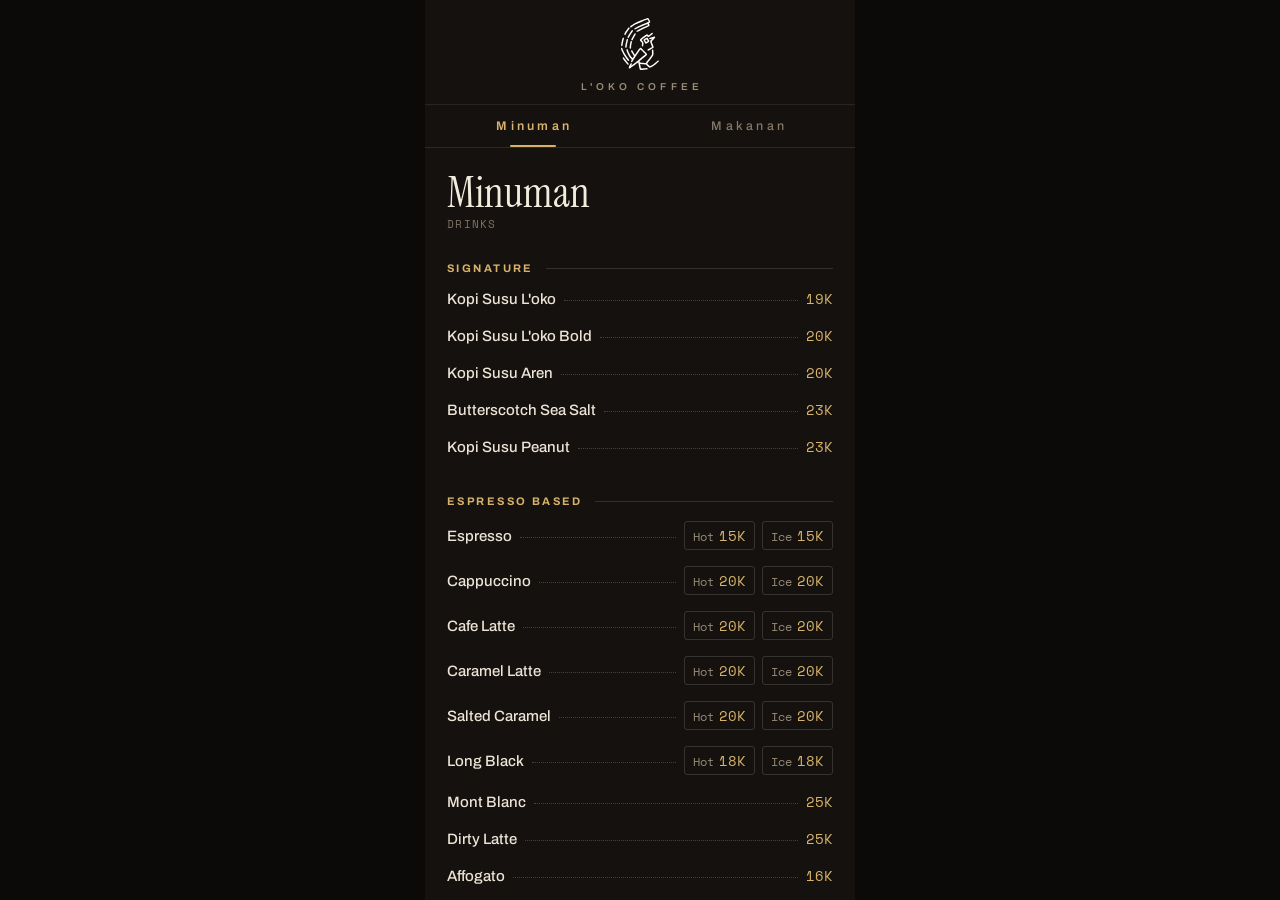
<file: loko-coffee/index.html>
<!DOCTYPE html>
<html lang="id">

<head>
  <meta charset="utf-8">
  <meta name="viewport" content="width=device-width, initial-scale=1, viewport-fit=cover">
  <meta name="theme-color" content="#15110e">
  <title>L'oko Coffee — Menu</title>
  <link rel="preconnect" href="https://fonts.googleapis.com">
  <link rel="preconnect" href="https://fonts.gstatic.com" crossorigin>
  <link
    href="https://fonts.googleapis.com/css2?family=Instrument+Serif:ital@0;1&family=Archivo:wght@400;500;600;700&family=Space+Mono:wght@400;700&display=swap"
    rel="stylesheet">
  <style>
    * {
      box-sizing: border-box;
    }

    html,
    body {
      margin: 0;
      padding: 0;
    }

    body {
      background: #0c0a08;
      font-family: 'Archivo', sans-serif;
      -webkit-font-smoothing: antialiased;
    }

    .app {
      width: 100%;
      max-width: 430px;
      height: 100dvh;
      margin: 0 auto;
      background: #15110e;
      color: #efe7da;
      display: flex;
      flex-direction: column;
      overflow: hidden;
      position: relative;
    }

    /* header */
    .header {
      padding: 18px 22px 12px;
      display: flex;
      flex-direction: column;
      align-items: center;
      gap: 7px;
      border-bottom: 1px solid rgba(255, 255, 255, .08);
      background: #15110e;
    }

    .header img {
      height: 52px;
      width: auto;
    }

    .wordmark {
      display: flex;
      flex-direction: column;
      align-items: center;
      line-height: 1;
    }

    .wordmark .name {
      font-family: 'Instrument Serif', serif;
      font-size: 27px;
      letter-spacing: .01em;
      color: #f2ecdf;
    }

    .wordmark .sub {
      font-family: 'Archivo', sans-serif;
      font-size: 10px;
      font-weight: 600;
      letter-spacing: .42em;
      color: #9a8c79;
      margin-top: 5px;
      padding-left: .42em;
    }

    /* tabs */
    .tabs {
      display: flex;
      border-bottom: 1px solid rgba(255, 255, 255, .1);
      background: #15110e;
      flex: 0 0 auto;
    }

    .tab {
      flex: 1;
      background: none;
      border: none;
      padding: 14px 0 0;
      cursor: pointer;
      display: flex;
      flex-direction: column;
      align-items: center;
      gap: 12px;
    }

    .tab .lbl {
      font-family: 'Archivo', sans-serif;
      font-size: 12.5px;
      font-weight: 500;
      letter-spacing: .26em;
      color: #857969;
      padding-left: .26em;
      transition: color .2s ease;
    }

    .tab .ind {
      width: 46px;
      height: 2px;
      background: transparent;
      border-radius: 2px;
      transition: background .2s ease;
    }

    .tab.active .lbl {
      font-weight: 600;
      color: #d6b26a;
    }

    .tab.active .ind {
      background: #d6b26a;
    }

    /* scroller */
    .scroller {
      flex: 1;
      display: flex;
      overflow-x: auto;
      overflow-y: hidden;
      scroll-snap-type: x mandatory;
      -webkit-overflow-scrolling: touch;
    }

    .scroller::-webkit-scrollbar {
      display: none;
    }

    .scroller {
      scrollbar-width: none;
    }

    .page {
      flex: 0 0 100%;
      width: 100%;
      height: 100%;
      overflow-y: auto;
      scroll-snap-align: start;
      padding: 0 22px 64px;
    }

    .page::-webkit-scrollbar {
      display: none;
    }

    .page {
      scrollbar-width: none;
    }

    .page h2 {
      font-family: 'Instrument Serif', serif;
      font-weight: 400;
      font-size: 42px;
      line-height: 1;
      color: #f2ecdf;
      margin: 24px 0 2px;
    }

    .page .caption {
      font-family: 'Space Mono', monospace;
      font-size: 10.5px;
      letter-spacing: .12em;
      color: #7e7263;
      margin: 0 0 4px;
    }

    .sec-head {
      margin: 30px 0 6px;
      display: flex;
      align-items: center;
      gap: 12px;
    }

    .sec-head .t {
      font-family: 'Archivo', sans-serif;
      font-size: 11px;
      font-weight: 700;
      letter-spacing: .22em;
      color: #d6b26a;
      text-transform: uppercase;
      white-space: nowrap;
    }

    .sec-head .rule {
      flex: 1;
      height: 1px;
      background: rgba(255, 255, 255, .13);
    }

    .row {
      display: flex;
      align-items: baseline;
      gap: 8px;
      padding: 8px 0;
    }

    .row .nm {
      font-family: 'Archivo', sans-serif;
      font-size: 15px;
      font-weight: 500;
      color: #ece4d6;
      white-space: nowrap;
      flex: 0 0 auto;
    }

    .row .dots {
      flex: 1 1 auto;
      min-width: 20px;
      border-bottom: 1px dotted rgba(255, 255, 255, .2);
      transform: translateY(-3px);
    }

    .row .pr {
      font-family: 'Space Mono', monospace;
      font-size: 14px;
      color: #d6b26a;
      white-space: nowrap;
    }

    .chips {
      display: flex;
      gap: 7px;
    }

    /* right-aligned chip sets wrap toward the right edge when they run long */
    .row .chips {
      flex-wrap: wrap;
      justify-content: flex-end;
      row-gap: 7px;
    }

    .row .chips .chip-break {
      flex-basis: 100%;
      height: 0;
      padding: 0;
      border: 0;
    }

    .chip {
      display: inline-flex;
      align-items: baseline;
      gap: 5px;
      padding: 3px 8px;
      border: 1px solid rgba(255, 255, 255, .14);
      border-radius: 3px;
      font-family: 'Space Mono', monospace;
      font-size: 11.5px;
      white-space: nowrap;
    }

    .chip .cl {
      color: #9a8c79;
    }

    .chip .cp {
      color: #d6b26a;
    }

    /* Espresso Based: inline (right-aligned) chips show price at the same size as plain rows */
    .row .chip .cp {
      font-size: 14px;
    }

    .variant {
      padding: 8px 0;
    }

    .variant .nm {
      font-family: 'Archivo', sans-serif;
      font-size: 15px;
      font-weight: 500;
      color: #ece4d6;
    }

    .variant .chips {
      flex-wrap: wrap;
      margin-top: 7px;
    }

    .variant .chip {
      gap: 6px;
      padding: 3px 9px;
    }

    .note {
      display: flex;
      align-items: baseline;
      gap: 8px;
      padding: 6px 0 6px 12px;
    }

    .note .nm {
      font-family: 'Archivo', sans-serif;
      font-style: italic;
      font-size: 13.5px;
      font-weight: 400;
      color: #8d8170;
    }

    .footer {
      font-family: 'Space Mono', monospace;
      font-size: 10px;
      letter-spacing: .08em;
      color: #6f6456;
      text-align: center;
      margin: 44px 0 0;
      padding-top: 22px;
      border-top: 1px solid rgba(255, 255, 255, .08);
      line-height: 1.7;
    }

    .footer .f-brand {
      font-family: 'Archivo', sans-serif;
      font-size: 11px;
      font-weight: 700;
      letter-spacing: .2em;
      color: #d6b26a;
    }

    .footer .f-tag {
      font-style: italic;
      font-family: 'Instrument Serif', serif;
      font-size: 14px;
      letter-spacing: .02em;
      color: #9a8c79;
      margin: 3px 0 12px;
    }

    .footer .f-hours {
      color: #8d8170;
    }

    .footer .f-addr {
      margin-top: 12px;
      color: #6f6456;
    }
  </style>
</head>

<body>
  <div class="app">
    <div class="header">
      <img src="lokocoffee.svg" alt="L'oko Coffee">
      <div class="wordmark">
        <span class="sub">L'OKO COFFEE</span>
      </div>
    </div>
    <div class="tabs" id="tabs"></div>
    <div class="scroller" id="scroller"></div>
  </div>

  <script>
    const RAW = { "menus": [{ "id": "minuman", "title": "Minuman", "caption": "DRINKS", "sections": [{ "id": "signature", "title": "Signature", "items": [{ "name": "Kopi Susu L'oko", "price": "19K" }, { "name": "Kopi Susu L'oko Bold", "price": "20K" }, { "name": "Kopi Susu Aren", "price": "20K" }, { "name": "Butterscotch Sea Salt", "price": "23K" }, { "name": "Kopi Susu Peanut", "price": "23K" }] }, { "id": "espresso_based", "title": "Espresso Based", "items": [{ "name": "Espresso", "price": "15K | 15K", "variants": "Hot | Ice" }, { "name": "Cappuccino", "price": "20K | 20K", "variants": "Hot | Ice" }, { "name": "Cafe Latte", "price": "20K | 20K", "variants": "Hot | Ice" }, { "name": "Caramel Latte", "price": "20K | 20K", "variants": "Hot | Ice" }, { "name": "Salted Caramel", "price": "20K | 20K", "variants": "Hot | Ice" }, { "name": "Long Black", "price": "18K | 18K", "variants": "Hot | Ice" }, { "name": "Mont Blanc", "price": "25K" }, { "name": "Dirty Latte", "price": "25K" }, { "name": "Affogato", "price": "16K" }] }, { "id": "manual_brew", "title": "Manual Brew", "items": [{ "name": "V60", "price": "19K | ask", "variants": "Regular Beans | Seasonal Beans" }, { "name": "+ Japanese", "price": "2K", "isAddOn": true }, { "name": "Vietnam Drip", "price": "15K | 13K", "variants": "Arabica | Robusta" }, { "name": "Tubruk", "price": "15K | 13K", "variants": "Arabica | Robusta" }] }, { "id": "matcha_series", "title": "Matcha Series", "items": [{ "name": "Matcha", "price": "20K | 20K", "variants": "Hot | Ice" }, { "name": "Matcha Sea Salt", "price": "23K" }, { "name": "Matcha Strawberry", "price": "23K" }, { "name": "Matcha Coconut", "price": "20K" }] }, { "id": "add_on", "title": "Add On", "items": [{ "name": "Extra Espresso", "price": "5K" }, { "name": "Single Scoop Ice Cream", "price": "5K" }, { "name": "Sea Salt", "price": "5K" }, { "name": "SKM", "price": "2K" }] }, { "id": "other", "title": "Other", "items": [{ "name": "Chocolate", "price": "18K | 18K", "variants": "Hot | Ice" }, { "name": "Creamy Mango", "price": "18K" }, { "name": "Creamy Strawberry", "price": "18K" }, { "name": "Mango Float", "price": "22K" }, { "name": "Strawberry Float", "price": "22K" }, { "name": "Thai Tea", "price": "18K" }, { "name": "Lychee Tea", "price": "15K" }, { "name": "Lemon Tea", "price": "15K" }, { "name": "Mineral Water", "price": "5K" }, { "name": "Ice Cream", "price": "5K" }, { "name": "Greenfields", "price": "23K" }] }, { "id": "bottle_coffee", "title": "Bottle Coffee 500 ml", "items": [{ "name": "Kopi Susu L'oko", "price": "45K" }, { "name": "Kopi Susu", "price": "50K", "variants": "Aren | Caramel" }, { "name": "", "price": "50K", "variants": "Salted Caramel" }] }] }, { "id": "makanan", "title": "Makanan", "caption": "FOOD", "sections": [{ "id": "main_course", "title": "Main Course", "items": [{ "name": "Dendeng Batokok", "price": "30K" }, { "name": "Beef Blackpepper", "price": "30K" }, { "name": "Beef Teriyaki", "price": "30K" }, { "name": "Ayam Cabai Hijau", "price": "23K" }, { "name": "Ayam Garlic Parmesan", "price": "25K" }, { "name": "Ayam Teriyaki", "price": "25K" }, { "name": "Ayam Blackpepper", "price": "25K" }, { "name": "Ayam Sambal Matah", "price": "23K" }, { "name": "Paru Chilipadi", "price": "23K" }, { "name": "Nasi Telur Kecap", "price": "15K" }, { "name": "Indomie Kuah", "price": "15K" }, { "name": "Indomie Goreng", "price": "15K" }] }, { "id": "pasta", "title": "Pasta", "items": [{ "name": "Spaghetti Aglio O'lio", "price": "25K" }, { "name": "Spaghetti Carbonara", "price": "25K" }, { "name": "Spaghetti Bolognese", "price": "25K" }] }, { "id": "add_on_pasta", "title": "Add On", "items": [{ "name": "Telur", "price": "4K" }, { "name": "Sosis", "price": "5K" }, { "name": "Nugget", "price": "5K" }, { "name": "Nasi", "price": "5K" }] }, { "id": "snack", "title": "Snack", "items": [{ "name": "French Fries", "price": "15K" }, { "name": "Mix Platter", "price": "20K" }, { "name": "Chicken Pop", "price": "20K" }, { "name": "Mendoan", "price": "10K" }, { "name": "Cireng", "price": "10K" }, { "name": "Brokoli Goreng", "price": "15K" }, { "name": "Pastel", "price": "15K" }, { "name": "Churros", "price": "15K" }, { "name": "Tahu Cabe Garam", "price": "16K" }, { "name": "Tahu Walik", "price": "16K" }, { "name": "Ice Cream Toast", "price": "16K" }, { "name": "Scrambled Egg Toast", "price": "23K" }, { "name": "Salad Sayur", "price": "25K" }, { "name": "Cheese Cake", "price": "25K" }, { "name": "Burnt Cheese Cake", "price": "25K" }] }] }] };

    const el = (tag, cls) => { const n = document.createElement(tag); if (cls) n.className = cls; return n; };

    function chip(label, price) {
      const c = el('span', 'chip');
      const cl = el('span', 'cl'); cl.textContent = label;
      const cp = el('span', 'cp'); cp.textContent = price;
      c.append(cl, cp);
      return c;
    }

    function renderItem(it, sectionId) {
      const price = it.price, variants = it.variants;
      // Dual-price items (Hot/Ice, Arabica/Robusta, etc.) use right-aligned price chips,
      // as do the Bottle Coffee flavours. V60's long bean labels keep the stacked layout.
      const right = (!!price && price.indexOf('|') !== -1) || sectionId === 'bottle_coffee';

      // variants present -> chips
      if (variants && price) {
        const labels = variants.split('|').map(s => s.trim());
        const hasMulti = price.indexOf('|') !== -1;
        const prices = hasMulti ? price.split('|').map(s => s.trim()) : null;
        const chips = labels.map((l, i) => chip(l, hasMulti ? (prices[i] || '') : price));

        if (right) {
          const row = el('div', 'row');
          const nm = el('span', 'nm'); nm.textContent = it.name;
          const dots = el('span', 'dots');
          const wrap = el('span', 'chips');
          chips.forEach((c, i) => {
            // force a line break every 2 chips so longer sets stack (e.g. Salted Caramel below)
            if (i > 0 && i % 2 === 0) wrap.appendChild(el('span', 'chip-break'));
            wrap.appendChild(c);
          });
          row.append(nm, dots, wrap);
          return row;
        }
        const v = el('div', 'variant');
        const nm = el('span', 'nm'); nm.textContent = it.name;
        const wrap = el('div', 'chips');
        chips.forEach(c => wrap.appendChild(c));
        v.append(nm, wrap);
        return v;
      }

      // simple name .... price
      if (price) {
        const row = el('div', 'row');
        const nm = el('span', 'nm'); nm.textContent = it.name;
        const dots = el('span', 'dots');
        const pr = el('span', 'pr'); pr.textContent = price;
        row.append(nm, dots, pr);
        return row;
      }

      // note: muted, no price
      const note = el('div', 'note');
      const nm = el('span', 'nm'); nm.textContent = it.name;
      note.appendChild(nm);
      return note;
    }

    function renderPage(menu) {
      const page = el('div', 'page');
      const h2 = el('h2'); h2.textContent = menu.title;
      const cap = el('p', 'caption'); cap.textContent = menu.caption;
      page.append(h2, cap);

      menu.sections.forEach(section => {
        const head = el('div', 'sec-head');
        const t = el('span', 't'); t.textContent = section.title;
        const rule = el('span', 'rule');
        head.append(t, rule);
        page.appendChild(head);
        section.items.forEach(it => page.appendChild(renderItem(it, section.id)));
      });

      const footer = el('div', 'footer');
      footer.innerHTML = `
        <div class="f-brand">L'OKO COFFEE &amp; ROASTERY</div>
        <div class="f-tag">Specialty Coffee Roastery</div>
        <div class="f-hours">Senin&nbsp;-&nbsp;Jum’at&nbsp;&nbsp;|&nbsp;&nbsp;06.00&nbsp;-&nbsp;22.00</div>
        <div class="f-hours">Sabtu&nbsp;-&nbsp;Minggu&nbsp;&nbsp;|&nbsp;&nbsp;06.00&nbsp;-&nbsp;23.00</div>
        <div class="f-addr">Pujasera Maron, Genteng, Banyuwangi</div>`;
      page.appendChild(footer);
      return page;
    }

    const tabsEl = document.getElementById('tabs');
    const scroller = document.getElementById('scroller');
    const tabButtons = [];

    RAW.menus.forEach((menu, i) => {
      scroller.appendChild(renderPage(menu));

      const btn = el('button', 'tab' + (i === 0 ? ' active' : ''));
      const lbl = el('span', 'lbl'); lbl.textContent = menu.title;
      const ind = el('span', 'ind');
      btn.append(lbl, ind);
      btn.addEventListener('click', () => goTab(i));
      tabsEl.appendChild(btn);
      tabButtons.push(btn);
    });

    let active = 0;
    function setActive(i) {
      if (i === active) return;
      active = i;
      tabButtons.forEach((b, j) => b.classList.toggle('active', j === i));
    }
    function goTab(i) {
      setActive(i);
      scroller.scrollTo({ left: i * scroller.clientWidth, behavior: 'smooth' });
    }

    let raf = null;
    scroller.addEventListener('scroll', () => {
      if (raf) return;
      raf = requestAnimationFrame(() => {
        raf = null;
        if (!scroller.clientWidth) return;
        setActive(Math.round(scroller.scrollLeft / scroller.clientWidth));
      });
    });

    // keep the active page aligned if the viewport resizes
    window.addEventListener('resize', () => {
      scroller.scrollLeft = active * scroller.clientWidth;
    });
  </script>
</body>

</html>
</file>
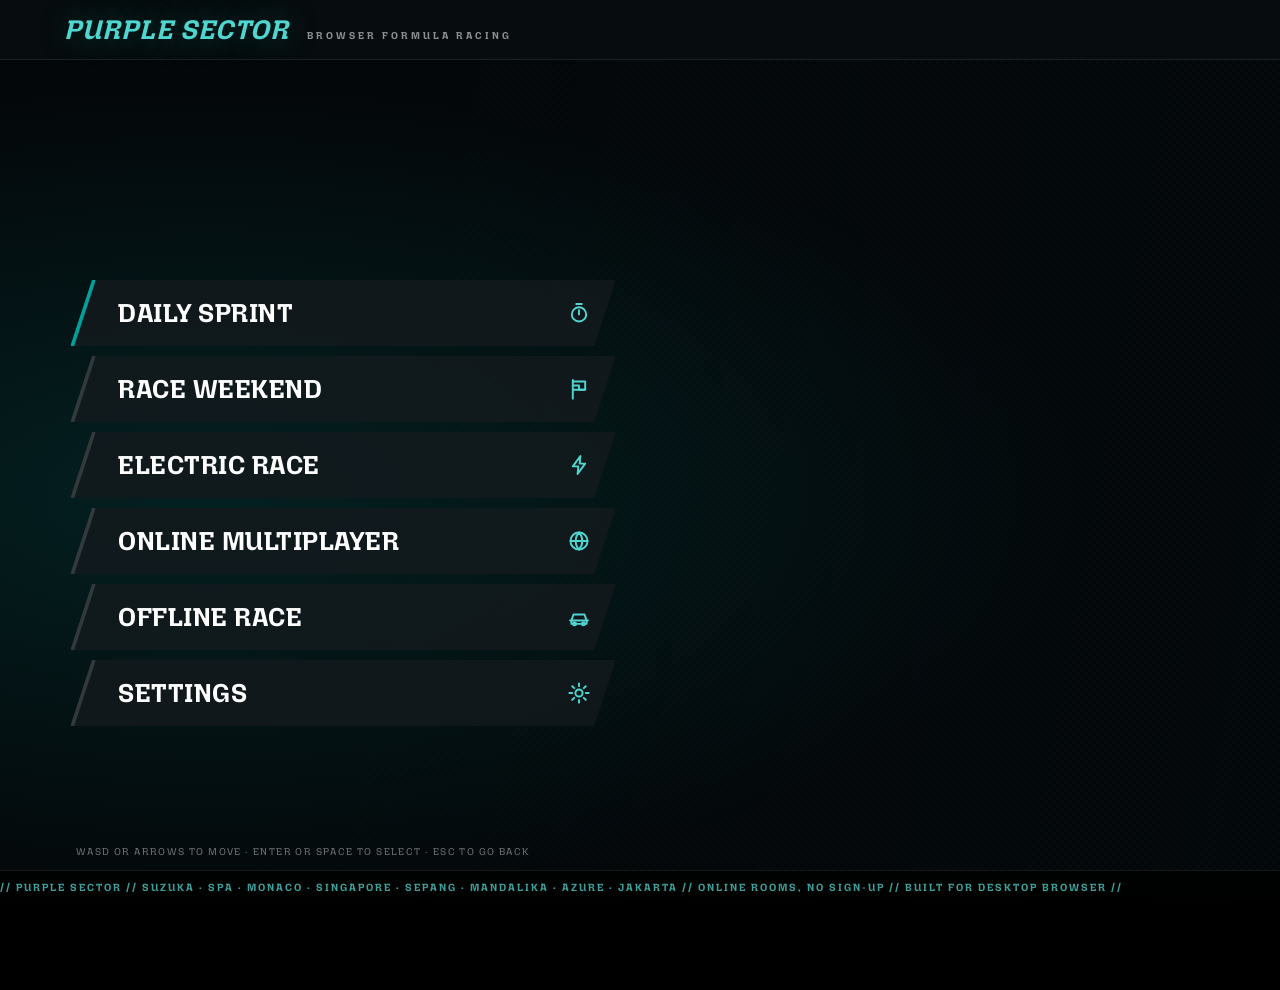
<file: purple-sector/index.html>
<!DOCTYPE html>
<html lang="en">
<head>
<meta charset="UTF-8">
<meta name="viewport" content="width=device-width, initial-scale=1.0">
<title>PURPLE SECTOR — Formula Racing</title>
<meta name="theme-color" content="#00A19B">
<meta name="description" content="Purple Sector — browser Formula racing. Seven circuits, online rooms, buttery-smooth driving.">
<link rel="icon" href="data:image/svg+xml,%3Csvg xmlns='http://www.w3.org/2000/svg' viewBox='0 0 32 32'%3E%3Crect width='32' height='32' rx='7' fill='%2308191a'/%3E%3Cpath d='M9 24V8h7a5.5 5.5 0 0 1 0 11h-3v5z' fill='%2300a19b'/%3E%3C/svg%3E">
<link rel="preconnect" href="https://fonts.googleapis.com">
<link rel="preconnect" href="https://fonts.gstatic.com" crossorigin>
<link rel="stylesheet" href="https://fonts.googleapis.com/css2?family=Mozilla+Headline:wght@200..700&display=swap">
  <script type="module" crossorigin src="./assets/index-C8vhTsnL.js"></script>
  <link rel="stylesheet" crossorigin href="./assets/index-Bzjeyizt.css">
</head>
<body>
<!-- Ships visible; main.js fades it once the menu has painted.  Choosing a circuit reloads
     the page (loop/menu.js), so this is what stands in for the world being rebuilt. -->
<div id="bootCover"><span>PURPLE SECTOR</span><b>PREPARING…</b></div>
<canvas id="c"></canvas>
<div id="desktopGate"><div class="gateCard"><h2>PURPLE SECTOR</h2><p>Lights are ready — this build is tuned for desktop keyboard racing. Open it on a laptop or desktop browser for the full cockpit view, smoother steering control, and the complete high-speed experience.</p></div></div>
<div id="menuRoot"></div><!-- src/menu/ renders #startMenu here, before any module reads it -->
<!-- The HUD is three absolutely-positioned columns; the panels inside them are static and
     stack with flex, so a panel that shows or hides (the tower off the clock modes, the
     tyre strategy panel outside a weekend) cannot leave a hole or overlap its neighbour. -->
<!-- The head carries the position/medal readout, so the tower stays up in the clock modes
     with only its rows hidden (sim/reset.js) — there is no running order to show there. -->
<div id="hudLeft">
  <div id="raceTower"><div class="towerHead"><span id="posTag">P1</span><span class="towerSub">LIVE TIMING</span></div><div id="raceRows"></div></div>
</div>
<div id="hudRight">
  <div id="lapPanel" class="panel">
    <div class="sysTitle"><span>LAP DETAIL</span><span id="lapNum">LAP 1 / 3</span></div>
    <div id="curTime">0:00.000</div>
    <div id="sectorStrips"><div id="sbS1">S1</div><div id="sbS2">S2</div><div id="sbS3">S3</div></div>
    <div class="trow"><span class="lab">LAST</span><span id="lastTime">—</span></div>
    <div class="trow"><span class="lab">BEST</span><span id="bestTime">—</span></div>
    <div class="trow"><span class="lab">DELTA</span><span id="deltaTime">—</span></div>
  </div>
  <div id="carPanel" class="panel">
    <div class="sysTitle">HANDLING &amp; RACE SYSTEMS</div>
    <div class="aidrow"><span>SMART STEER</span><span id="smartAid">ON</span></div>
    <div class="aidrow"><span>TRACTION</span><span id="tcAid">READY</span></div>
    <div class="aidrow"><span>ABS / BRAKE</span><span id="absAid">READY</span></div>
    <div class="aidrow"><span>DAMAGE</span><span id="damageTxt">0%</span></div>
    <div id="damageBar"><div id="damageFill"></div></div>
    <div class="sysSep"></div>
    <div class="sysrow"><span>ERS / OVERTAKE</span><span id="ersTxt">62%</span></div>
    <div class="sysbar"><div id="ersFill" class="sysfill ers" style="width:62%"></div></div>
    <div class="sysrow"><span>TYRE TEMP</span><span id="tyreTempTxt">82°C</span></div>
    <div class="sysrow"><span>TYRE WEAR</span><span id="tyreWearTxt">0%</span></div>
    <div class="sysrow"><span>GRIP</span><span id="gripTxt">100%</span></div>
  </div>
  <div id="stratPanel" class="panel">
    <div class="sysTitle">TYRE STRATEGY</div>
    <div class="sysrow"><span>FITTED</span><span id="tyreCompound">MEDIUM</span></div>
    <div class="sysrow"><span>STOPS</span><span id="pitCount">0</span></div>
    <div id="pitStatus">P TO BOX</div>
  </div>
</div>
<div id="hudBotLeft">
  <div id="muteTag">SOUND ON [M]</div>
  <div id="netTag">ONLINE</div>
  <div id="fpsTag">— FPS</div>
  <div id="mapPanel" class="panel"><canvas id="minimap" width="136" height="148"></canvas></div>
</div>
<canvas id="speedo" width="260" height="260"></canvas>
<!-- CAR SYSTEMS — brake bias and the ERS mode, docked in the band left of the dial.
     SHUT by default: what stands there while it is closed is the two chips below, and B
     opens the panel.  Behaviour and the deploy strip's bars are in src/hud/carSystems.js;
     the bars are the only part of this the page does not ship, because there are 26 of
     them and the count belongs to that file. -->
<div id="carSysDock">
  <span class="dockChip"><s>BIAS</s><b id="biasChip">57</b><s>F</s></span>
  <span class="dockChip"><s>ERS</s><b id="ersChip">BAL</b></span>
</div>
<div id="carSysPanel">
  <div class="wHead"><span>CAR SYSTEMS</span><span>B &middot; CLOSE</span></div>
  <div class="secHead"><span>BRAKE BIAS</span><b>[ / ]</b></div>
  <div class="beamTop">
    <span class="f"><u>FRONT</u><b id="biasFront">57</b></span>
    <span class="r"><b id="biasRear">43</b><u>REAR</u></span>
  </div>
  <div class="beam">
    <div class="fill" id="biasFill"></div>
    <span class="tk"></span><span class="tk"></span><span class="tk"></span><span class="tk"></span><span class="tk"></span><span class="tk"></span><span class="tk"></span><span class="tk"></span><span class="tk"></span><span class="tk"></span>
    <div class="knob" id="biasKnob"></div><div class="home" id="biasHome"></div>
  </div>
  <div class="beamScale"><span>52 &#9664; MORE REAR</span><span>DEFAULT</span><span>MORE FRONT &#9654; 62</span></div>
  <div class="wSep"></div>
  <div class="secHead"><span>ERS MODE</span><b>B</b></div>
  <div class="rotary">
    <div class="trk"></div><div class="lit" id="ersLit"></div>
    <div class="st" style="left:8%"></div><div class="st" style="left:50%"></div><div class="st" style="left:92%"></div>
    <u style="left:8%">RECOVERY</u><u style="left:50%">BALANCED</u><u style="left:92%">ATTACK</u>
  </div>
  <div class="planHead"><span>DEPLOY PLAN &middot; THIS LAP</span><b id="ersStore">STORE 0%</b></div>
  <div class="plan" id="deployPlan"><i id="planHere"></i></div>
  <div class="planKey"><span class="k1">DEPLOY</span><span class="k2">HOLD</span><span class="k3">HARVEST</span></div>
</div>
<canvas id="dashCluster" width="1180" height="300"></canvas>
<div id="sectorToast"></div>
<div id="slipTag">SLIPSTREAM</div>
<div id="brakeTag">BRAKE</div>
<div id="cameraTag">COCKPIT CAM</div>
<div id="engineerMsg"></div>
<div id="flashFx"></div>
<div id="boostFlash"></div>
<div id="finishFlash"></div>
<div id="cinemaGrade"></div>
<div id="visorMask"></div>
<div id="cockpitShade"></div>
<div id="msg"></div>
<div id="subMsg"></div>
<div id="hints"><b>W/↑</b> throttle&nbsp; <b>S/↓</b> brake&nbsp; <b>A·D/←→</b> steer&nbsp; <b>SHIFT</b> DRS&nbsp; <b>E</b> overtake&nbsp; <b>SPACE</b> handbrake&nbsp; <b>C</b> cameras&nbsp; <b>Q·E</b> look (chase cam)&nbsp; <b>T</b> assists&nbsp; <b>L</b> line&nbsp; <b>G</b> ghost&nbsp; <b>F</b> fps/diag&nbsp; <b>P</b> pit&nbsp; <b>1·2·3</b> tyres&nbsp; <b>B</b> car systems&nbsp; <b>[·]</b> brake bias&nbsp; <b>M</b> mute&nbsp; <b>R</b> restart</div>
<div id="tunnelShade"></div>
<div id="ultraTag">ULTRA LITE VISUAL MODE</div>
<!-- Replay reel overlay.  The race HUD is hidden while this is up (hud/update.js), so this
     is the ONLY readout during a highlight — what the clip is, where it sits in the reel,
     and the two keys off it. -->
<div id="replayBar">
  <div id="replayTag">REPLAY</div>
  <div id="replayTitle">OVERTAKE — LAP 2</div>
  <div id="replayDots"></div>
  <div id="replayHint">SPACE SKIP · C CAMERA · H HUD · ESC EXIT</div>
</div>
<!-- Same slanted list as the start menu, and driven by the same keys — the rows are plain
     .navItem markup rather than React because src/menu/ only renders while the menu is up,
     and this is the one list that exists mid-race. -->
<div id="pauseScreen">
  <div id="pauseTitle">PAUSED</div>
  <nav id="pauseNav">
    <button class="navItem" id="pauseResumeBtn"><span>RESUME</span>
      <svg class="navIcon" viewBox="0 0 16 16" aria-hidden="true"><path d="M5 3.5 12.5 8 5 12.5z"/></svg></button>
    <button class="navItem" id="pauseRestartBtn"><span>RESTART RACE</span>
      <svg class="navIcon" viewBox="0 0 16 16" aria-hidden="true"><path d="M2.8 8a5.2 5.2 0 1 0 1.6-3.6"/><path d="M2 1.8v3h3"/></svg></button>
    <button class="navItem danger" id="pauseLeaveBtn"><span>LEAVE RACE</span>
      <svg class="navIcon" viewBox="0 0 16 16" aria-hidden="true"><path d="M6.5 13.5h-4v-11h4"/><path d="M13.5 8h-7M9 5.5 6.5 8 9 10.5"/></svg></button>
  </nav>
  <div class="pauseHint">W/S OR ARROWS TO MOVE · ENTER TO SELECT · ESC TO RESUME</div>
</div>
<div id="endScreen">
  <h1>RACE COMPLETE</h1>
  <div id="endMedal"></div>
  <div class="stat" id="endTotal"></div>
  <div class="stat" id="endBest"></div>
  <div class="stat" id="endPos"></div>
  <div id="endStats">
    <span>FASTEST SECTOR<b id="endSector">—</b></span>
    <span>LOCK-UPS<b id="endLockups">0</b></span>
    <span>WALL HITS<b id="endWallHits">0</b></span>
    <span>CAR CONTACTS<b id="endContacts">0</b></span>
    <span>TYRE WEAR<b id="endWear">0%</b></span>
    <span>MEDAL TARGET<b id="endTarget">—</b></span>
  </div>
  <div id="shareCard">
    <pre id="shareText"></pre>
    <div id="shareSub"></div>
    <div id="shareBtns">
      <button class="bigBtn" id="shareCopyBtn">COPY SHARE CARD</button>
      <button class="bigBtn" id="shareGhostBtn">COPY “BEAT MY LAP” LINK</button>
    </div>
  </div>
  <!-- The way off this screen.  BACK TO LOBBY is always the first row: "lobby" is wherever
       START RACE was pressed — the room online, the daily / career / quick panel offline —
       and loop/keys.js returnToLobby() picks which.  RESTART RACE is offline only: in a
       room, going again is the room's decision and restarting alone would strand everyone
       else (sim/results.js hides it).  REPLAY HIGHLIGHTS and SAVE REPLAY are up whenever the
       race left enough recording to cut — the file goes back in through SETTINGS. -->
  <div id="endBtns">
    <!-- The label is wrapped so it can be counter-skewed out of the row's shear, the same
         way .navItem>span is on the menu. -->
    <button class="bigBtn" id="endBackBtn"><span>BACK TO LOBBY</span></button>
    <button class="bigBtn" id="endRestartBtn"><span>RESTART RACE</span></button>
    <button class="bigBtn" id="endReplayBtn"><span>REPLAY HIGHLIGHTS</span></button>
    <button class="bigBtn" id="endSaveBtn"><span>SAVE REPLAY</span></button>
  </div>
  <div class="restart">PRESS <b style="color:var(--acc-hi)">R</b> TO RESTART</div>
</div>

</body>
</html>
</file>
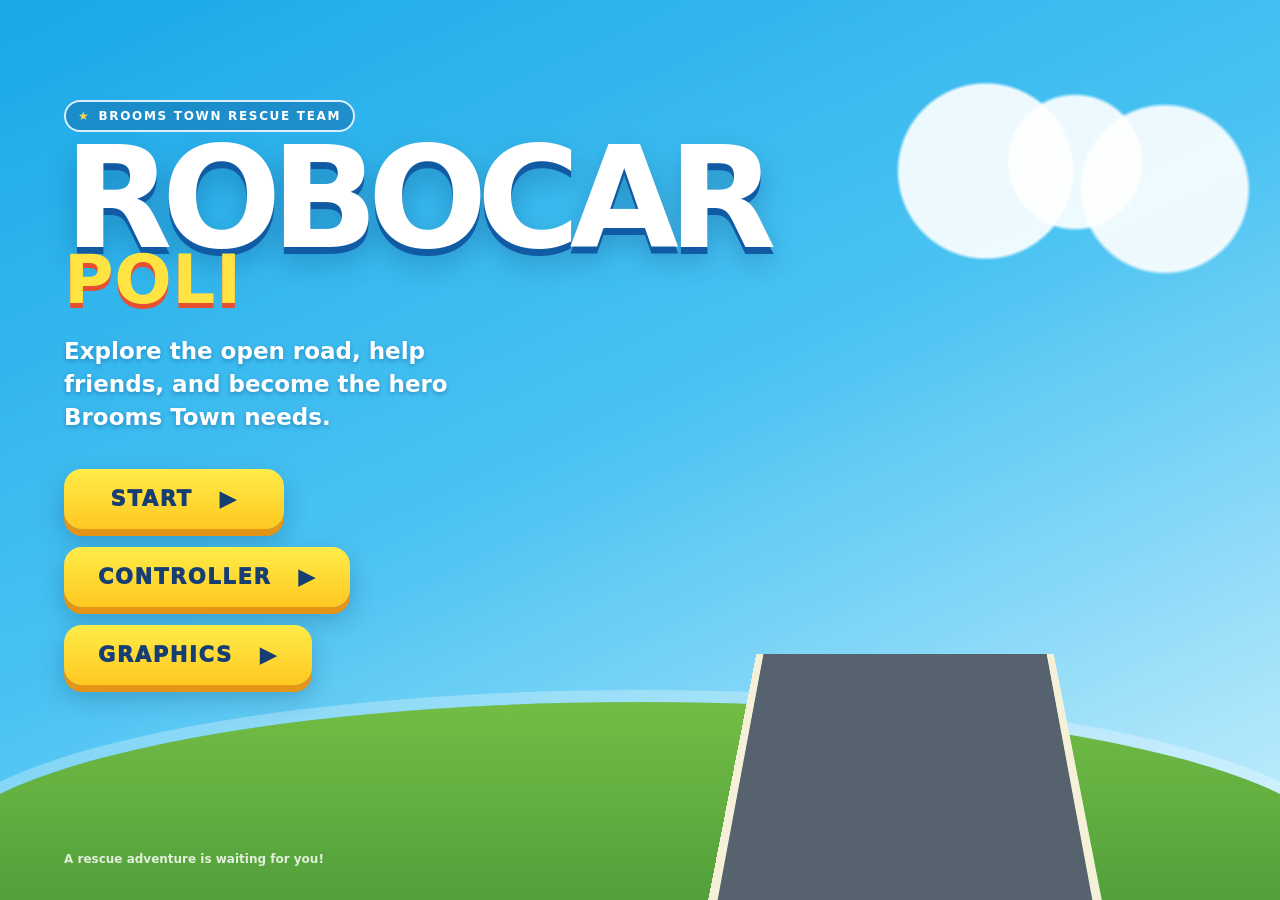
<file: robocar/index.html>
<!doctype html>
<html lang="en">
  <head>
    <meta charset="utf-8" />
    <!-- viewport-fit=cover is what makes the env(safe-area-inset-*) below report anything: without
         it a notched phone in landscape letterboxes the page instead of handing us the insets. -->
    <meta name="viewport" content="width=device-width, initial-scale=1, viewport-fit=cover" />
    <meta name="theme-color" content="#13a6e8" />
    <!-- Added to the home screen, the game launches without any browser chrome — which is the
         only full screen an iPhone has, since Safari there has no Fullscreen API for the round
         button in the HUD to call. `/robocar/` because the Pages deploy serves from /robocar/;
         everything the manifest itself points at is relative to it and needs no such help. -->
    <link rel="manifest" href="/robocar/manifest.webmanifest" />
    <link rel="apple-touch-icon" href="/robocar/icons/icon-180.png" />
    <meta name="mobile-web-app-capable" content="yes" />
    <meta name="apple-mobile-web-app-capable" content="yes" />
    <!-- `black-translucent` hands the status bar's height to the page, which the safe-area
         insets already account for; anything else letterboxes the top of the game. -->
    <meta name="apple-mobile-web-app-status-bar-style" content="black-translucent" />
    <meta name="apple-mobile-web-app-title" content="Poli" />
    <title>Robocar Rescue Adventure</title>
    <style>
      :root { font-family: "Trebuchet MS", "Arial Rounded MT Bold", system-ui, sans-serif; color: #102951; }
      * { box-sizing: border-box; }
      html, body {
        margin: 0; height: 100%; height: 100dvh; overflow: hidden; background: #87ceeb;
        overscroll-behavior: none;          /* no pull-to-refresh or rubber-band over the game */
        -webkit-text-size-adjust: 100%;     /* iOS otherwise inflates text when it rotates */
      }
      body {
        touch-action: manipulation;         /* kills the double-tap zoom and its 300 ms click delay
                                               while leaving the menu's own scrolling alone */
        -webkit-tap-highlight-color: transparent;
        user-select: none; -webkit-user-select: none;
      }
      /* An SVG in an HTML document does *not* pick up the UA's `[hidden] { display: none }` — that
         rule is scoped to the HTML namespace — so the icon sprite below the markup laid itself out
         at the SVG default of 300x150 and pushed the game canvas 154 px down the page. Every
         `hidden` sprite or symbol needs this, or the view is shoved off the bottom of the screen. */
      svg[hidden] { display: none; }

      /* Pinned to the viewport rather than left in the body's flow, so nothing added to the page
         can ever push it off-centre again. Sizing it here rather than from `innerWidth`/
         `innerHeight` in script also keeps it right on an iOS home-screen app, where those two lag
         a rotation and are never corrected. `core/scene.js` measures this box and passes
         `setSize(w, h, false)`, so three.js writes the drawing buffer and leaves the CSS size to
         these rules. The `z-index` is what the fixed UI over it is layered against — see `#hud`,
         `#touch-controls` (5) and `#game-menu` (10). The width and height are spelled out because
         a canvas is a replaced element: `inset: 0` alone leaves it at its intrinsic 300x150. */
      canvas {
        position: fixed; inset: 0; z-index: 0; display: block;
        width: 100%; height: 100%; touch-action: none;
      }

      #hud {
        /* Above the canvas, which now carries a `z-index` of its own and is the last thing in the
           DOM, so tree order alone would put it over the readout. */
        position: fixed; z-index: 4; opacity: 0; transform: translateY(-8px);
        left: max(14px, env(safe-area-inset-left)); top: max(14px, env(safe-area-inset-top));
        font: 14px/1.5 system-ui, sans-serif; color: #fff; text-shadow: 0 1px 3px rgba(0,0,0,.6);
        pointer-events: none; transition: opacity .25s, transform .25s;
      }
      body.game-running #hud { opacity: 1; transform: none; }
      /* Off the phone the control list is always on screen and the round buttons over the game
         do not exist. The phone rules that turn them on live in the media queries below. */
      .hud-buttons { display: none; }
      /* Likewise the driving pad: a device with a mouse has the keyboard this replaces. */
      #touch-controls { display: none; }

      #game-menu {
        position: fixed; inset: 0; z-index: 10; overflow: hidden;
        background:
          radial-gradient(circle at 84% 18%, rgba(255,255,255,.9) 0 5%, transparent 5.3%),
          radial-gradient(circle at 77% 19%, rgba(255,255,255,.9) 0 7%, transparent 7.3%),
          radial-gradient(circle at 91% 21%, rgba(255,255,255,.9) 0 6%, transparent 6.3%),
          linear-gradient(155deg, rgba(19,166,232,.95), rgba(65,193,243,.86) 48%, rgba(212,244,255,.9));
        transition: opacity .35s, visibility .35s;
      }
      #game-menu::before {
        content: ""; position: absolute; left: -5%; right: -5%; bottom: -13vh; height: 35vh;
        border-radius: 50% 50% 0 0; background: linear-gradient(#73bd45, #3f8f35);
        box-shadow: 0 -12px 0 rgba(255,255,255,.28);
      }
      #game-menu::after {
        content: ""; position: absolute; left: 56%; bottom: -25vh; width: 28vw; height: 60vh;
        background: #56636e; border-left: 9px solid #f4f1d8; border-right: 9px solid #f4f1d8;
        transform: perspective(350px) rotateX(20deg);
      }
      #game-menu.is-closing { opacity: 0; visibility: hidden; pointer-events: none; }
      /* The insets are zero everywhere but a notched phone, so `max()` leaves the desktop padding
         exactly as it was and only grows where the rounded corners and the camera cut in. */
      .menu-screen {
        position: relative; z-index: 1; min-height: 100%;
        padding:
          max(clamp(24px, 5vw, 72px), env(safe-area-inset-top))
          max(clamp(24px, 5vw, 72px), env(safe-area-inset-right))
          max(clamp(24px, 5vw, 72px), env(safe-area-inset-bottom))
          max(clamp(24px, 5vw, 72px), env(safe-area-inset-left));
      }
      .menu-screen[hidden] { display: none; }
      .eyebrow {
        display: inline-flex; align-items: center; gap: 8px; margin: 0 0 12px; padding: 7px 12px;
        border: 2px solid rgba(255,255,255,.85); border-radius: 999px; color: white;
        background: rgba(10,77,143,.35); font-size: 12px; font-weight: 900; letter-spacing: .14em;
      }
      .eyebrow::before { content: "★"; color: #ffd643; }
      .landing-copy { width: min(620px, 82vw); padding-top: 4vh; }
      .game-title {
        margin: 0; color: white; font-size: clamp(62px, 11vw, 144px); line-height: .78;
        letter-spacing: -.075em; text-shadow: 0 7px 0 #115ba5, 0 14px 28px rgba(0,44,91,.28);
      }
      .game-title span {
        display: block; color: #ffe342; font-size: .48em; letter-spacing: .01em;
        text-shadow: 0 5px 0 #e84f32;
      }
      .tagline {
        max-width: 460px; margin: 28px 0 34px; color: white; font-size: clamp(17px, 2vw, 23px);
        font-weight: 800; line-height: 1.45; text-shadow: 0 2px 4px rgba(0,61,111,.35);
      }
      .primary-button {
        min-width: 220px; padding: 18px 34px; border: 0; border-radius: 18px; cursor: pointer;
        background: linear-gradient(#ffec49, #ffc820); color: #173e72; font: inherit;
        font-size: 21px; font-weight: 1000; letter-spacing: .08em;
        box-shadow: 0 7px 0 #e49416, 0 12px 24px rgba(0,40,79,.25);
        transition: transform .15s, box-shadow .15s;
      }
      .primary-button:hover { transform: translateY(-2px); box-shadow: 0 9px 0 #e49416, 0 15px 28px rgba(0,40,79,.28); }
      .primary-button:active { transform: translateY(5px); box-shadow: 0 2px 0 #e49416; }
      .primary-button:disabled { cursor: wait; filter: saturate(.55); }
      .primary-button:focus-visible, .back-button:focus-visible, .character-card:focus-visible { outline: 4px solid white; outline-offset: 4px; }
      .start-arrow { display: inline-block; margin-left: 18px; transition: transform .15s; }
      .primary-button:hover .start-arrow { transform: translateX(5px); }
      /* A column with a gap rather than margins on each button: CHANGE CHARACTER is `hidden`
         until a game is running, and a gap collapses with it where a margin would not. */
      .landing-actions { display: flex; flex-direction: column; align-items: flex-start; gap: 18px; }

      #select-screen { background: rgba(4,66,126,.14); }
      /* `:not([hidden])` because an id selector would otherwise beat `.menu-screen[hidden]`
         and leave the screen displayed while hidden. */
      #select-screen:not([hidden]) { display: flex; flex-direction: column; }
      /* The shell takes the leftover height and hands it down to the card list, so the cards
         grow into the empty space under them instead of the screen ending two thirds down. */
      .select-shell {
        display: flex; flex-direction: column; flex: 1 1 auto; min-height: 0;
        width: min(1000px, 100%); margin: 0 auto; padding-bottom: clamp(16px, 4vh, 48px);
      }
      .back-button {
        border: 0; border-radius: 999px; padding: 10px 17px; cursor: pointer; color: white;
        background: rgba(13,72,130,.45); font: inherit; font-weight: 900;
        /* a flex child stretches to the shell's full width otherwise */
        align-self: flex-start;
      }
      .select-heading {
        margin: 3vh 0 7px; color: white; text-align: center; font-size: clamp(36px, 6vw, 72px);
        line-height: 1; text-shadow: 0 5px 0 #115ba5;
      }
      .select-subtitle { margin: 0 0 32px; color: white; text-align: center; font-size: 18px; font-weight: 800; }
      .character-list {
        display: grid; grid-template-columns: repeat(3, minmax(0, 1fr));
        justify-items: center; gap: clamp(16px, 3vw, 34px);
        flex: 1 1 auto; min-height: 0;   /* the row stretches; `min-height` lets it shrink too */
      }
      .character-card {
        position: relative; display: flex; flex-direction: column;
        width: 100%; max-width: 300px; height: 100%; min-height: 310px; max-height: 460px; padding: 24px;
        border: 4px solid rgba(255,255,255,.65); border-radius: 30px; background: rgba(255,255,255,.92);
        color: #15385f; text-align: left; font: inherit; transition: transform .18s, box-shadow .18s, border-color .18s;
      }
      button.character-card { cursor: pointer; }
      .character-card.selected {
        border-color: #ffe23d; box-shadow: 0 0 0 7px rgba(255,226,61,.35), 0 18px 35px rgba(0,50,99,.28);
        transform: translateY(-7px);
      }
      /* `flex` rather than `height`: the portrait is the part of the card that absorbs the extra
         height the card is given. */
      .character-portrait {
        display: grid; place-items: center; flex: 1 1 170px; min-height: 120px;
        margin-bottom: 18px; border-radius: 22px;
        background: linear-gradient(145deg, #e8f8ff, #9fe1ff); overflow: hidden;
      }
      /* `cover` + a centred position: the portrait box fills edge to edge and the crop falls
         evenly on all sides, rather than `contain` leaving the car floating at the top. */
      .character-portrait img {
        width: 100%; height: 100%; object-fit: cover; object-position: center;
        filter: drop-shadow(0 10px 8px rgba(10,55,90,.2));
      }
      /* A wrapper so the name and the line under it stay one block when the card turns sideways
         in portrait — a flex row cannot group two siblings on its own. */
      .character-info { display: block; }
      .character-card h2 { margin: 0; font-size: 28px; }
      .character-card p { margin: 6px 0 0; color: #54708e; font-weight: 700; }
      .selected-tag {
        position: absolute; z-index: 1; top: 14px; right: 14px; padding: 7px 10px; border-radius: 999px;
        background: #ffe23d; color: #8a5100; font-size: 11px; font-weight: 1000; letter-spacing: .07em;
      }
      .play-row { margin-top: 34px; text-align: center; }
      .menu-hint {
        position: absolute; color: rgba(255,255,255,.82); font-size: 12px; font-weight: 800;
        left: max(clamp(24px,5vw,72px), env(safe-area-inset-left));
        bottom: max(22px, env(safe-area-inset-bottom));
      }

      #controls-screen { background: rgba(4,66,126,.14); }
      .controller-status {
        margin: 0 0 18px; padding: 11px 15px; border-radius: 14px; word-break: break-word;
        background: rgba(10,77,143,.32); color: white; font-size: 13px; font-weight: 800;
      }
      .binding-list {
        display: grid; grid-template-columns: repeat(auto-fit, minmax(280px, 1fr)); gap: 9px;
        max-height: min(46vh, 420px); overflow-y: auto; padding-right: 4px;
      }
      .binding-row {
        display: flex; align-items: center; justify-content: space-between; gap: 14px;
        padding: 12px 16px; border: 3px solid transparent; border-radius: 15px; cursor: pointer;
        background: rgba(255,255,255,.92); color: #15385f; font: inherit; font-weight: 800;
        text-align: left;
      }
      .binding-row:focus-visible { outline: none; border-color: #ffe23d; box-shadow: 0 0 0 5px rgba(255,226,61,.35); }
      .binding-value {
        flex: none; padding: 5px 11px; border-radius: 999px; background: #e8f3ff;
        color: #2a5c93; font-size: 12px; font-weight: 1000; letter-spacing: .05em;
      }
      #quality-screen { background: rgba(4,66,126,.14); }
      .quality-list { display: grid; grid-template-columns: repeat(auto-fit, minmax(150px, 1fr)); gap: 12px; }
      .quality-option {
        display: grid; gap: 5px; padding: 20px 14px; border: 4px solid transparent; border-radius: 22px;
        cursor: pointer; background: rgba(255,255,255,.92); color: #15385f; font: inherit;
        text-align: center; transition: transform .18s, box-shadow .18s, border-color .18s;
      }
      .quality-option.selected {
        border-color: #ffe23d; box-shadow: 0 0 0 6px rgba(255,226,61,.35); transform: translateY(-4px);
      }
      .quality-option:focus-visible { outline: none; border-color: white; box-shadow: 0 0 0 6px rgba(255,255,255,.45); }
      .quality-label { font-size: 22px; font-weight: 1000; letter-spacing: .05em; }
      .quality-note { color: #54708e; font-size: 12px; font-weight: 800; }
      .quality-hint { margin: 18px 0 0; color: rgba(255,255,255,.85); font-size: 13px; font-weight: 800; text-align: center; }
      .quality-hint[hidden] { display: none; }

      .capture-overlay {
        position: absolute; inset: 0; z-index: 2; display: grid; place-items: center;
        background: rgba(6,45,84,.72);
      }
      .capture-overlay[hidden] { display: none; }
      .capture-card {
        padding: 34px 48px; border-radius: 26px; background: white; text-align: center;
        box-shadow: 0 20px 45px rgba(0,40,79,.35);
      }
      .capture-title { margin: 0; font-size: 30px; font-weight: 1000; letter-spacing: .04em; }
      .capture-action { margin: 8px 0 0; color: #54708e; font-size: 18px; font-weight: 800; }
      .capture-hint { margin: 16px 0 0; color: #8ba3bb; font-size: 12px; font-weight: 800; }

      @media (max-width: 680px) {
        .binding-list { max-height: 44vh; }
        .capture-card { padding: 26px 30px; }
        .menu-screen { padding: 24px 18px; }
        .landing-copy { width: 100%; padding-top: 10vh; text-align: center; }
        .landing-actions { align-items: center; }
        .game-title { font-size: clamp(60px, 24vw, 100px); }
        .tagline { margin-left: auto; margin-right: auto; }
        .character-list { gap: 12px; }
        .character-card { min-height: 245px; padding: 13px; border-radius: 22px; }
        .character-portrait { flex-basis: 125px; min-height: 90px; }
        .character-card h2 { font-size: 21px; }
        .character-card p { font-size: 12px; }
        .selected-tag { top: 8px; right: 8px; font-size: 9px; }
        .play-row { margin-top: 24px; }
        .menu-hint { display: none; }
        #hud { max-width: calc(100vw - 28px); font-size: 11px; }
      }

      /* ---------- phone in portrait ---------- */
      /* Stood up, a phone is narrow rather than short: ~350 px of width and height to spare. So
         nothing here shrinks — the layout turns to run down the axis that has the room. A tablet
         in portrait is 768 px wide, misses this, and keeps the desktop layout, which fits. */
      @media (orientation: portrait) and (max-width: 680px) {
        .landing-copy { padding-top: 7vh; }

        /* Three cards across at ~110 px each is a column of clipped words. One card per row with
           the portrait on its side reads at a glance and puts all three within a thumb's reach. */
        .character-list { grid-template-columns: minmax(0, 1fr); gap: 10px; }
        .character-card {
          display: flex; align-items: center; gap: 14px; width: 100%; max-width: none;
          min-height: 0; padding: 11px; border-radius: 20px;
        }
        .character-card.selected { transform: none; }   /* a lift on a stacked list only looks misaligned */
        .character-portrait { flex: none; width: 96px; height: 96px; margin: 0; border-radius: 15px; }
        .character-info { flex: 1 1 auto; min-width: 0; padding-right: 74px; }   /* clear of the tag */
        .character-card h2 { font-size: 22px; }
        .character-card p { font-size: 12px; }
        .selected-tag { top: 12px; right: 12px; }

        .quality-list { grid-template-columns: repeat(2, minmax(0, 1fr)); }
      }

      /* ---------- phone in landscape ---------- */
      /* About 390 px of height for everything, so nothing here is a scaled-down portrait layout:
         the landing screen turns side by side and every heading gives its height to the content
         below it. The ceiling is above every phone and below a tablet on its side (768 px).
         This block sits after the width query above because both match a phone held sideways. */
      @media (orientation: landscape) and (max-height: 560px) {
        /* Safety net for a device shorter than the numbers below were fitted to: nothing in the
           menu should ever end up clipped and unreachable. It scrolls on the screen rather than
           on #game-menu, whose ::before/::after hang below the fold on purpose and would add
           a screenful of empty scroll under every menu. `height` rather than `min-height`, or
           the box grows with its content instead of scrolling it. */
        .menu-screen {
          height: 100%; overflow-y: auto;
          padding:
            max(12px, env(safe-area-inset-top)) max(18px, env(safe-area-inset-right))
            max(12px, env(safe-area-inset-bottom)) max(18px, env(safe-area-inset-left));
        }

        .landing-copy {
          display: grid; grid-template-columns: minmax(0, 1fr) auto; align-items: center;
          gap: clamp(16px, 4vw, 48px); width: 100%; min-height: 100%; padding-top: 0;
          text-align: left;
        }
        .eyebrow { margin-bottom: 8px; padding: 5px 10px; font-size: 10px; }
        .game-title { font-size: clamp(38px, 7vh, 62px); }
        .tagline { margin: 12px 0 0; font-size: clamp(12px, 3.2vh, 15px); }
        /* Side by side, the buttons sit in the right-hand column: aligned to its right edge they
           stack flush against the screen edge instead of ragged down the middle. */
        .landing-actions { align-items: flex-end; gap: 9px; }
        .primary-button {
          min-width: 190px; padding: 11px 20px; border-radius: 14px; font-size: 15px;
          box-shadow: 0 5px 0 #e49416, 0 8px 16px rgba(0,40,79,.22);
        }
        .primary-button:hover { box-shadow: 0 7px 0 #e49416, 0 10px 18px rgba(0,40,79,.24); }
        .start-arrow { margin-left: 12px; }
        .menu-hint { display: none; }

        .back-button { padding: 7px 13px; font-size: 13px; }
        .select-heading { margin: 0 0 4px; font-size: clamp(24px, 5.5vh, 38px); text-shadow: 0 3px 0 #115ba5; }
        .select-subtitle { margin: 0 0 10px; font-size: 12px; }
        .character-list { gap: 10px; }
        .character-card { min-height: 0; max-height: none; padding: 10px; border-radius: 18px; border-width: 3px; }
        .character-card.selected { transform: translateY(-4px); }
        .character-portrait {
          flex-basis: clamp(64px, 20vh, 110px); min-height: 56px; margin-bottom: 8px; border-radius: 14px;
        }
        .character-card h2 { font-size: 18px; }
        .character-card p { margin-top: 2px; font-size: 11px; }
        .selected-tag { top: 6px; right: 6px; padding: 4px 7px; font-size: 9px; }
        .play-row { margin-top: 12px; }

        .controller-status { margin: 0 0 8px; padding: 7px 11px; font-size: 11px; }
        .binding-list { max-height: 40vh; gap: 6px; }
        .binding-row { padding: 7px 12px; border-width: 2px; font-size: 13px; }
        .capture-card { padding: 18px 26px; }
        .capture-title { font-size: 22px; }
        .capture-action { font-size: 15px; }
        .capture-hint { margin-top: 10px; }

        .quality-option { padding: 11px 10px; border-width: 3px; border-radius: 16px; }
        .quality-label { font-size: 17px; }
        .quality-note { font-size: 11px; }
        .quality-hint { margin-top: 10px; font-size: 11px; }

        #hud { font-size: 11px; max-width: 62vw; }
      }

      /* ---------- the control list on a phone ---------- */
      /* Both phone shapes, held either way: two lines of key names eat a third of the screen and
         are read once. They fold behind a round (i) beside the speed, and only the readout —
         the part worth watching while driving — stays up. */
      @media (max-width: 680px), (orientation: landscape) and (max-height: 560px) {
        /* Out of the HUD's flow and into the opposite corner: the top left is the speed's, and a
           thumb reaches the far corner without covering the road the car is heading down. */
        .hud-buttons {
          position: fixed;
          top: max(14px, env(safe-area-inset-top)); right: max(14px, env(safe-area-inset-right));
          display: flex; gap: 10px;
        }
        /* 44px is the smallest target a thumb hits reliably while the car is moving. */
        .hud-toggle {
          display: inline-flex; align-items: center; justify-content: center;
          width: 44px; height: 44px; padding: 0;
          border: 2px solid rgba(255,255,255,.8); border-radius: 50%; cursor: pointer;
          background: rgba(13,72,130,.55); color: white; font: inherit; font-size: 21px; font-weight: 1000;
          text-shadow: none;
          /* The icons are strokes on `currentColor`, so a shadow on the button's own text would
             not reach them; they carry their own instead, or they vanish over a pale road. */
          filter: drop-shadow(0 1px 2px rgba(0,40,79,.45));
          /* #hud is click-through so the road behind it stays drivable; these buttons are the one
             piece of it that takes taps, and only once a game is actually running. */
          pointer-events: none;
        }
        /* The media query's `display` would otherwise beat the attribute — a browser with no
           Fullscreen API has its button hidden from script. */
        .hud-toggle[hidden] { display: none; }
        /* 24 of the button's 44 leaves the ring around each icon that makes it read as a target.
           `pointer-events: none` so a tap always reports the button, never a path inside it. */
        .hud-toggle svg { width: 24px; height: 24px; pointer-events: none; }
        body.game-running .hud-toggle { pointer-events: auto; }
        #hud-help { display: none; }
        #hud.help-open #hud-help { display: block; margin-bottom: 5px; }
      }

      /* ---------- the driving pad ---------- */
      /* Gated on the input the device has rather than on its size: a tablet is far too wide for
         the phone queries above and still has nothing but fingers to drive with, while a touch
         laptop keeps its keyboard and never sees this. It is on screen only while a game is
         actually being played — `is-closing` is the menu's closed state, so the pad is not laid
         over the character cards or the pause screen, where its buttons would eat the taps meant
         for them. */
      @media (hover: none) and (pointer: coarse) {
        body.game-running #game-menu.is-closing ~ #touch-controls { display: block; }
        #touch-controls {
          position: fixed; z-index: 5;
          left: max(16px, env(safe-area-inset-left)); right: max(16px, env(safe-area-inset-right));
          bottom: max(16px, env(safe-area-inset-bottom));
          /* The span between the two clusters is most of the screen and stays click-through, so
             the road behind it is still there for anything else that wants a tap. */
          pointer-events: none;
        }
        .touch-cluster { position: absolute; bottom: 0; display: flex; gap: 14px; }
        /* Steering is a left/right pair, so it lies flat; throttle and brake are one axis, so they
           stack the way the thumb rocks over them. The brake is nudged inward off the throttle's
           column: the thumb swings on an arc, not a line, and the lower button has to come to it. */
        .touch-cluster.left { left: 0; }
        .touch-cluster.right { right: 0; flex-direction: column; align-items: flex-end; }
        .touch-cluster.right [data-touch="brake"] { margin-right: 26px; }
        .touch-button {
          pointer-events: auto;
          /* No panning, no double-tap zoom, no long-press selection: every gesture on these is a
             hold, and the browser must not claim any of them. */
          touch-action: none; -webkit-touch-callout: none;
          display: inline-flex; align-items: center; justify-content: center;
          width: 96px; height: 96px; padding: 0;
          border: 3px solid rgba(255,255,255,.75); border-radius: 50%;
          background: rgba(13,72,130,.42); color: white; font: inherit; font-size: 34px;
          font-weight: 1000; line-height: 1;
          box-shadow: 0 4px 12px rgba(0,40,79,.3);
          transition: background .08s, transform .08s;
        }
        /* Driven by a class rather than by `:active`: a finger that slides off the button still
           holds it — releasing on a slide would cut the throttle over a bump — and `:active`
           follows the pointer instead of the state the game is actually reading. */
        .touch-button.is-down { background: rgba(255,226,61,.85); color: #173e72; transform: scale(.94); }

        /* Half the button, so the ring around the icon still reads as the target. Taps land on
           the button, never on a path inside it. */
        .touch-button svg { width: 48px; height: 48px; pointer-events: none; }
        /* The arrow is authored pointing right, so right is the one direction that needs nothing
           done to it. Positive steer is a left turn — see .ai/steering/structure.md. */
        [data-touch="steerLeft"] svg { transform: rotate(180deg); }
        [data-touch="throttle"] svg { transform: rotate(-90deg); }
        [data-touch="brake"] svg { transform: rotate(90deg); }

        /* Stacked over the left arrow rather than sitting in the row with it: a one-shot among
           four held directions, and a thumb that misses the turn must not transform instead. */
        #touch-transform {
          position: absolute; left: 0; bottom: 100%; margin-bottom: 14px;
          width: 62px; height: 62px; border-width: 2px;
        }
        #touch-transform svg { width: 32px; height: 32px; }
        /* The icon is the form the button *goes to*, not the one the character is in. */
        #touch-transform[data-target="robot"] .icon-car,
        #touch-transform[data-target="car"] .icon-robot { display: none; }
        /* The `display` above would otherwise beat the attribute, and the button is hidden from
           script for every character that has only one form. */
        .touch-button[hidden] { display: none; }
      }

      /* A phone on its side has ~390 px of height for the whole game, and the throttle/brake
         column spends that budget twice over; full-size buttons there reach halfway up the screen
         and sit on the road. */
      @media (hover: none) and (pointer: coarse) and (orientation: landscape) and (max-height: 560px) {
        .touch-button { width: 74px; height: 74px; font-size: 26px; border-width: 2px; }
        .touch-button svg { width: 38px; height: 38px; }
        .touch-cluster { gap: 10px; }
        .touch-cluster.right [data-touch="brake"] { margin-right: 20px; }
        #touch-transform { width: 50px; height: 50px; margin-bottom: 10px; }
        #touch-transform svg { width: 26px; height: 26px; }
      }
    </style>
    <script type="module" crossorigin src="/robocar/assets/index-Dn30Kl3R.js"></script>
  </head>
  <body>
    <main id="game-menu" aria-label="Game menu">
      <section id="landing-screen" class="menu-screen" aria-labelledby="game-title">
        <div class="landing-copy">
          <div class="landing-intro">
            <p class="eyebrow">BROOMS TOWN RESCUE TEAM</p>
            <h1 id="game-title" class="game-title">ROBOCAR <span>POLI</span></h1>
            <p class="tagline">Explore the open road, help friends, and become the hero Brooms Town needs.</p>
          </div>
          <div class="landing-actions">
            <button id="start-button" class="primary-button" type="button">START <span class="start-arrow" aria-hidden="true">▶</span></button>
            <button id="change-character-button" class="primary-button" type="button" hidden>CHANGE CHARACTER <span class="start-arrow" aria-hidden="true">▶</span></button>
            <button id="controller-button" class="primary-button" type="button">CONTROLLER <span class="start-arrow" aria-hidden="true">▶</span></button>
            <button id="quality-button" class="primary-button" type="button">GRAPHICS <span class="start-arrow" aria-hidden="true">▶</span></button>
          </div>
        </div>
        <p class="menu-hint">A rescue adventure is waiting for you!</p>
      </section>

      <section id="select-screen" class="menu-screen" aria-labelledby="select-heading" hidden>
        <div class="select-shell">
          <button id="back-button" class="back-button" type="button">← BACK</button>
          <h1 id="select-heading" class="select-heading">SELECT CHARACTER</h1>
          <p class="select-subtitle">Choose your rescue hero — ← → to pick, Enter to play, Esc to go back</p>
          <div class="character-list">
            <button class="character-card selected" data-character="poli" type="button" aria-pressed="true">
              <span class="selected-tag">SELECTED</span>
              <span class="character-portrait"><img src="/robocar/images/poli-character.png" alt="Poli" /></span>
              <span class="character-info">
                <h2>POLI</h2>
                <p>Brave police rescue car</p>
              </span>
            </button>
            <button class="character-card" data-character="roy" type="button" aria-pressed="false">
              <span class="selected-tag" hidden>SELECTED</span>
              <span class="character-portrait"><img src="/robocar/images/roy-character.png" alt="Roy" /></span>
              <span class="character-info">
                <h2>ROY</h2>
                <p>Strong fire rescue truck</p>
              </span>
            </button>
            <button class="character-card" data-character="amber" type="button" aria-pressed="false">
              <span class="selected-tag" hidden>SELECTED</span>
              <span class="character-portrait"><img src="/robocar/images/amber-character.png" alt="Amber" /></span>
              <span class="character-info">
                <h2>AMBER</h2>
                <p>Caring ambulance rescue car</p>
              </span>
            </button>
          </div>
          <div class="play-row">
            <button id="play-button" class="primary-button" type="button">PLAY AS POLI <span class="start-arrow" aria-hidden="true">▶</span></button>
          </div>
        </div>
      </section>

      <section id="controls-screen" class="menu-screen" aria-labelledby="controls-heading" hidden>
        <div class="select-shell">
          <button id="controls-back-button" class="back-button" type="button">← BACK</button>
          <h1 id="controls-heading" class="select-heading">CONTROLLER</h1>
          <p class="select-subtitle">Pick an action, then press the button or push the stick you want it on</p>
          <p id="controller-status" class="controller-status">Looking for a controller…</p>
          <div id="binding-list" class="binding-list"></div>
          <div class="play-row">
            <button id="reset-bindings-button" class="back-button" type="button">RESET TO DEFAULTS</button>
          </div>
        </div>
        <div id="capture-overlay" class="capture-overlay" hidden>
          <div class="capture-card">
            <p class="capture-title">PRESS ANY BUTTON</p>
            <p class="capture-action" id="capture-label"></p>
            <p class="capture-hint">Escape to cancel</p>
          </div>
        </div>
      </section>
      <section id="quality-screen" class="menu-screen" aria-labelledby="quality-heading" hidden>
        <div class="select-shell">
          <button id="quality-back-button" class="back-button" type="button">← BACK</button>
          <h1 id="quality-heading" class="select-heading">GRAPHICS</h1>
          <p class="select-subtitle">Turn this down if the game feels slow, or to make the battery last</p>
          <p id="quality-status" class="controller-status">Measuring…</p>
          <div id="quality-list" class="quality-list"></div>
          <p id="quality-hint" class="quality-hint" hidden>Smooth edges and the graphics chip need the picture rebuilt.</p>
          <div id="quality-apply-row" class="play-row" hidden>
            <button id="quality-apply-button" class="primary-button" type="button">APPLY <span class="start-arrow" aria-hidden="true">▶</span></button>
          </div>
        </div>
      </section>
    </main>

    <div id="hud">
      <!-- The icons are inlined rather than loaded: `reference/` is the masters folder and ships
           nothing, and four 24px glyphs are smaller than the four requests fetching them would
           cost. `currentColor` in place of the authored #ffffff so they follow the button's own
           colour, and `aria-hidden` because every button already carries an `aria-label`. -->
      <div class="hud-buttons">
        <button id="hud-home-button" class="hud-toggle" type="button" aria-label="Back to the start">
          <svg viewBox="0 0 24 24" fill="none" stroke="currentColor" stroke-width="1.5"
               stroke-linecap="round" stroke-linejoin="round" aria-hidden="true" focusable="false">
            <path d="M3.36 19.24C3.6 20.66 4.96 21.81 6.4 21.81H17.6C19.03 21.81 20.4 20.65 20.64 19.24L21.97 11.28C22.13 10.3 21.63 8.99 20.86 8.37L13.93 2.83C12.86 1.97 11.13 1.97 10.07 2.82L3.14 8.37C2.36 8.99 1.86 10.3 2.03 11.28L2.71 15.37" />
            <path d="M12 10.5C10.62 10.5 9.5 11.62 9.5 13C9.5 14.38 10.62 15.5 12 15.5C13.38 15.5 14.5 14.38 14.5 13" />
          </svg>
        </button>
        <button id="hud-pause-button" class="hud-toggle" type="button" aria-label="Pause">
          <svg viewBox="0 0 24 24" fill="none" stroke="currentColor" stroke-width="1.5"
               stroke-linecap="round" stroke-linejoin="round" aria-hidden="true" focusable="false">
            <path d="M17.15 13.82L14.11 16.86" />
            <path d="M6.85 13.82H17.15" />
            <path d="M6.85 10.18L9.89 7.14" />
            <path d="M14.11 10.18H6.85" />
            <path d="M17.15 10.18H16.63" />
            <path d="M4 6C2.75 7.67 2 9.75 2 12C2 17.52 6.48 22 12 22C17.52 22 22 17.52 22 12C22 6.48 17.52 2 12 2C10.57 2 9.2 2.3 7.97 2.85" />
          </svg>
        </button>
        <button id="hud-help-toggle" class="hud-toggle" type="button"
                aria-expanded="false" aria-controls="hud-help" aria-label="Show the controls">
          <svg viewBox="0 0 24 24" fill="none" stroke="currentColor" stroke-width="1.5"
               stroke-linecap="round" stroke-linejoin="round" aria-hidden="true" focusable="false">
            <path d="M12 8V13" />
            <path d="M4 6C2.75 7.67 2 9.75 2 12C2 17.52 6.48 22 12 22C17.52 22 22 17.52 22 12C22 6.48 17.52 2 12 2C10.57 2 9.2 2.3 7.97 2.85" />
            <path d="M11.99 16H12" stroke-width="2" />
          </svg>
        </button>
        <button id="fullscreen-toggle" class="hud-toggle" type="button"
                aria-pressed="false" aria-label="Full screen">
          <svg viewBox="0 0 24 24" fill="currentColor" aria-hidden="true" focusable="false">
            <path d="M2 9.75C1.59 9.75 1.25 9.41 1.25 9V6.5C1.25 3.61 3.61 1.25 6.5 1.25H9C9.41 1.25 9.75 1.59 9.75 2C9.75 2.41 9.41 2.75 9 2.75H6.5C4.43 2.75 2.75 4.43 2.75 6.5V9C2.75 9.41 2.41 9.75 2 9.75Z" />
            <path d="M22 9.75C21.59 9.75 21.25 9.41 21.25 9V6.5C21.25 4.43 19.57 2.75 17.5 2.75H15C14.59 2.75 14.25 2.41 14.25 2C14.25 1.59 14.59 1.25 15 1.25H17.5C20.39 1.25 22.75 3.61 22.75 6.5V9C22.75 9.41 22.41 9.75 22 9.75Z" />
            <path d="M17.5 22.75H16C15.59 22.75 15.25 22.41 15.25 22C15.25 21.59 15.59 21.25 16 21.25H17.5C19.57 21.25 21.25 19.57 21.25 17.5V16C21.25 15.59 21.59 15.25 22 15.25C22.41 15.25 22.75 15.59 22.75 16V17.5C22.75 20.39 20.39 22.75 17.5 22.75Z" />
            <path d="M9 22.75H6.5C3.61 22.75 1.25 20.39 1.25 17.5V15C1.25 14.59 1.59 14.25 2 14.25C2.41 14.25 2.75 14.59 2.75 15V17.5C2.75 19.57 4.43 21.25 6.5 21.25H9C9.41 21.25 9.75 21.59 9.75 22C9.75 22.41 9.41 22.75 9 22.75Z" />
          </svg>
        </button>
      </div>
      <div id="hud-help">
        Drive: WASD / arrows · Walk: camera-relative WASD / arrows · Shift run · Z transform · Space handbrake · Q/E camera · R reset · M mute<br />
        Gamepad: RT/LT drive · stick steer &amp; walk · A handbrake / run · X transform · Y reset · LB/RB camera · Back mute · Start pause — remap under CONTROLLER<br />
        Touch: ▲ accelerate · ▼ brake / reverse · ◀ ▶ steer · the small button above ◀ transforms
      </div>
      <div id="input-debug" hidden></div>
      <b><span id="speed">0</span> km/h</b>
    </div>

    <!-- Steering under the left thumb, throttle and brake under the right, which is the layout
         every driving game on a phone has trained thumbs for. It follows #game-menu in the DOM
         because the rule that shows it is a sibling combinator on the menu's closed state. -->
    <!-- One arrow, four directions: the pad's buttons all carry `direct-right` and turn it with
         CSS, so the four of them cannot drift apart the way four hand-edited copies would. -->
    <svg hidden aria-hidden="true" xmlns="http://www.w3.org/2000/svg">
      <symbol id="icon-direct" viewBox="0 0 24 24">
        <path d="M2.71 17.02L4.45 13.54C4.93 12.57 4.93 11.44 4.45 10.47L2.71 6.98C1.22 4 4.43 0.85 7.38 2.41L8.92 3.23C9.14 3.34 9.31 3.52 9.4 3.74L15.09 16.39C15.32 16.91 15.11 17.52 14.61 17.78L7.37 21.59C4.43 23.15 1.22 20 2.71 17.02Z" />
        <path opacity="0.4" d="M16.31 15.6L12.58 7.32C12.16 6.39 13.16 5.45 14.06 5.93L19.83 8.97C22.28 10.26 22.28 13.76 19.83 15.05L17.79 16.12C17.24 16.4 16.57 16.17 16.31 15.6Z" />
      </symbol>
    </svg>

    <div id="touch-controls">
      <div class="touch-cluster left">
        <!-- Out of the row's flow and stacked over the left arrow, because it is not a fifth
             direction: it is a one-shot, it is smaller so a thumb aiming for the turn does not
             find it, and it is `hidden` until a character that can actually transform is
             loaded — `input/touch.js` unhides it and picks which of the two icons shows. -->
        <!-- No `data-target` here on purpose: the first `setTransform` has to see it change, so
             it writes the matching label rather than leaving this one behind. -->
        <button id="touch-transform" class="touch-button" type="button" hidden aria-label="Transform">
          <svg class="icon-robot" viewBox="0 0 24 24" fill="currentColor" aria-hidden="true" focusable="false">
            <path d="M11 18V21C11 21.55 10.55 22 10 22C9.45 22 9 21.55 9 21V18H11Z" />
            <path d="M15 18V21C15 21.55 14.55 22 14 22C13.45 22 13 21.55 13 21V18H15Z" />
            <path opacity="0.4" d="M17 11V16C17 17.1 16.1 18 15 18H9C7.9 18 7 17.1 7 16V11C7 9.9 7.9 9 9 9H15C16.1 9 17 9.9 17 11Z" />
            <path d="M5 11V15C5 15.55 4.55 16 4 16C3.45 16 3 15.55 3 15V11C3 10.45 3.45 10 4 10C4.55 10 5 10.45 5 11Z" />
            <path d="M21 11V15C21 15.55 20.55 16 20 16C19.45 16 19 15.55 19 15V11C19 10.45 19.45 10 20 10C20.55 10 21 10.45 21 11Z" />
            <path opacity="0.4" d="M9.6 7.6H14.4C15.28 7.6 16 6.88 16 6C16 3.79 14.21 2 12 2C9.79 2 8 3.79 8 6C8 6.88 8.72 7.6 9.6 7.6Z" />
          </svg>
          <svg class="icon-car" viewBox="0 0 24 24" fill="currentColor" aria-hidden="true" focusable="false">
            <path opacity="0.4" d="M22.18 13.66C22.03 12.01 21.59 10.25 18.38 10.25H5.62C2.41 10.25 1.98 12.01 1.82 13.66L1.26 19.75C1.19 20.51 1.44 21.27 1.96 21.84C2.49 22.42 3.24 22.75 4.04 22.75H5.92C7.54 22.75 7.85 21.82 8.05 21.21L8.25 20.61C8.48 19.92 8.54 19.75 9.44 19.75H14.56C15.46 19.75 15.49 19.85 15.75 20.61L15.95 21.21C16.15 21.82 16.46 22.75 18.08 22.75H19.96C20.75 22.75 21.51 22.42 22.04 21.84C22.56 21.27 22.81 20.51 22.74 19.75L22.18 13.66Z" />
            <path d="M21 7.25H20C19.99 7.25 19.99 7.25 19.98 7.25L19.6 5.44C19.24 3.69 18.49 2.08 15.51 2.08H12.75H11.25H8.49C5.51 2.08 4.76 3.69 4.4 5.44L4.02 7.25C4.01 7.25 4.01 7.25 4 7.25H3C2.59 7.25 2.25 7.59 2.25 8C2.25 8.41 2.59 8.75 3 8.75H3.71L3.29 10.75C3.83 10.44 4.58 10.25 5.62 10.25H18.38C19.42 10.25 20.17 10.44 20.71 10.75L20.29 8.75H21C21.41 8.75 21.75 8.41 21.75 8C21.75 7.59 21.41 7.25 21 7.25Z" />
            <path d="M9 15.75H6C5.59 15.75 5.25 15.41 5.25 15C5.25 14.59 5.59 14.25 6 14.25H9C9.41 14.25 9.75 14.59 9.75 15C9.75 15.41 9.41 15.75 9 15.75Z" />
            <path d="M18 15.75H15C14.59 15.75 14.25 15.41 14.25 15C14.25 14.59 14.59 14.25 15 14.25H18C18.41 14.25 18.75 14.59 18.75 15C18.75 15.41 18.41 15.75 18 15.75Z" />
          </svg>
        </button>
        <button class="touch-button" type="button" data-touch="steerLeft" aria-label="Steer left">
          <svg viewBox="0 0 24 24" fill="currentColor" aria-hidden="true" focusable="false"><use href="#icon-direct" /></svg>
        </button>
        <button class="touch-button" type="button" data-touch="steerRight" aria-label="Steer right">
          <svg viewBox="0 0 24 24" fill="currentColor" aria-hidden="true" focusable="false"><use href="#icon-direct" /></svg>
        </button>
      </div>
      <!-- Throttle before brake: the cluster is a column, so DOM order is top-to-bottom here. -->
      <div class="touch-cluster right">
        <button class="touch-button" type="button" data-touch="throttle" aria-label="Accelerate">
          <svg viewBox="0 0 24 24" fill="currentColor" aria-hidden="true" focusable="false"><use href="#icon-direct" /></svg>
        </button>
        <button class="touch-button" type="button" data-touch="brake" aria-label="Brake and reverse">
          <svg viewBox="0 0 24 24" fill="currentColor" aria-hidden="true" focusable="false"><use href="#icon-direct" /></svg>
        </button>
      </div>
    </div>
  </body>
</html>
</file>
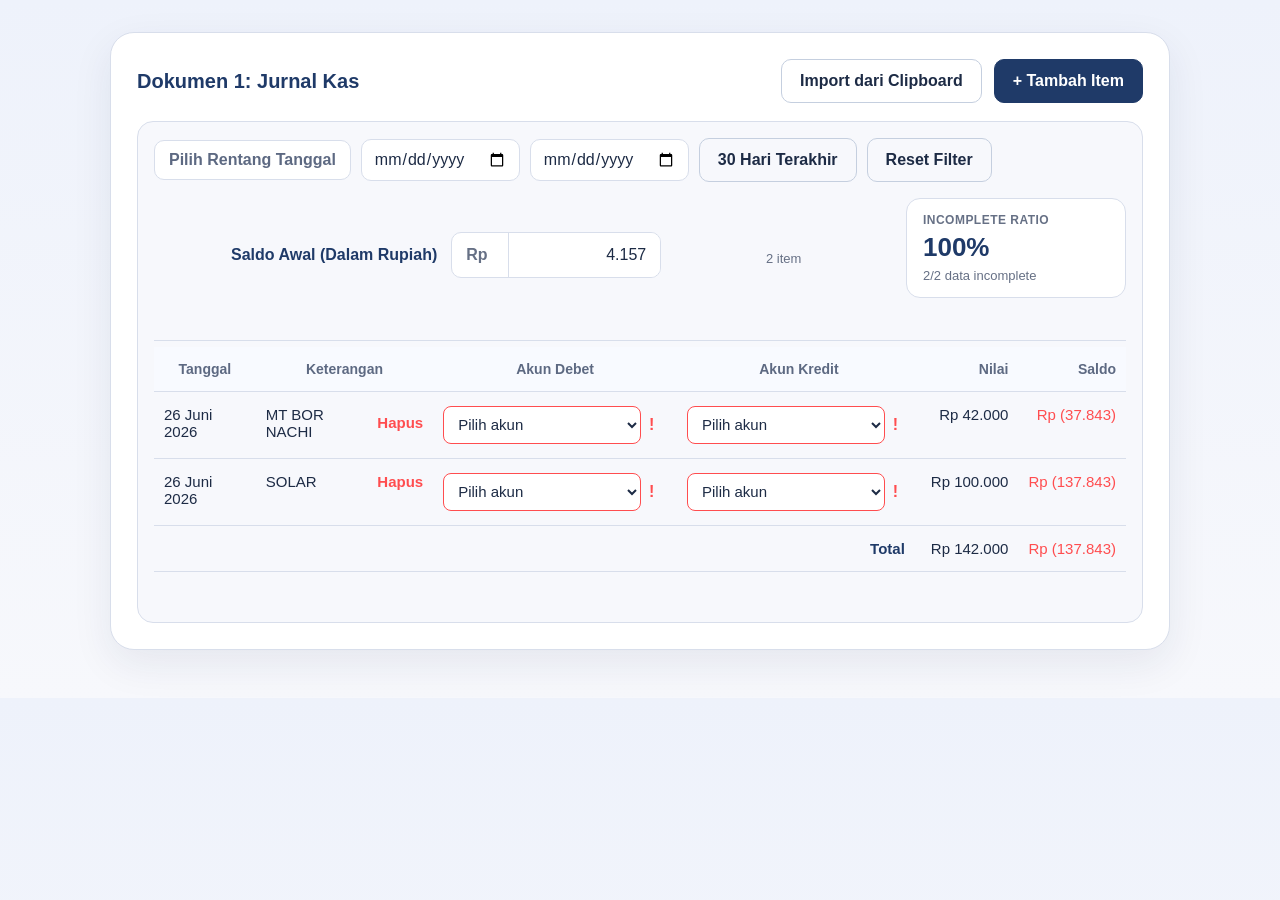
<file: taxpro-test/index.html>
<!DOCTYPE html>
<html lang="id">
<head>
  <meta charset="UTF-8" />
  <meta name="viewport" content="width=device-width, initial-scale=1.0" />
  <title>TaxPro Test - Laporan Mutasi Kas</title>
  <style>
    :root {
      --bg: #f3f5fb;
      --panel: #ffffff;
      --panel-soft: #f7f8fc;
      --line: #d8deeb;
      --line-strong: #c5cfdf;
      --text: #1d2b45;
      --muted: #667085;
      --primary: #1f3a68;
      --primary-soft: #e8eef9;
      --danger: #ff4d4f;
      --shadow: 0 14px 40px rgba(21, 38, 74, 0.08);
      --radius: 16px;
    }

    * {
      box-sizing: border-box;
    }

    body {
      margin: 0;
      font-family: Inter, Arial, Helvetica, sans-serif;
      background: linear-gradient(180deg, #eef2fb 0%, #f7f8fc 100%);
      color: var(--text);
    }

    button,
    input,
    select,
    textarea {
      font: inherit;
    }

    .page {
      max-width: 1100px;
      margin: 0 auto;
      padding: 32px 20px 48px;
    }

    .card {
      background: var(--panel);
      border: 1px solid var(--line);
      border-radius: 24px;
      box-shadow: var(--shadow);
      padding: 26px;
    }

    .header {
      display: flex;
      justify-content: space-between;
      align-items: center;
      gap: 16px;
      margin-bottom: 12px;
      flex-wrap: wrap;
    }

    .title {
      margin: 0;
      font-size: 20px;
      font-weight: 700;
      color: var(--primary);
    }

    .header-actions,
    .form-actions,
    .toolbar-actions {
      display: flex;
      gap: 12px;
      flex-wrap: wrap;
    }

    .btn {
      border: 1px solid var(--line-strong);
      background: #fff;
      color: var(--text);
      border-radius: 10px;
      padding: 11px 18px;
      min-height: 44px;
      cursor: pointer;
      font-weight: 600;
      transition: 0.18s ease;
    }

    .btn:hover {
      transform: translateY(-1px);
      border-color: var(--primary);
    }

    .btn-primary {
      background: var(--primary);
      color: #fff;
      border-color: var(--primary);
    }

    .btn-soft {
      background: var(--panel-soft);
    }

    .panel {
      margin-top: 18px;
      background: var(--panel-soft);
      border: 1px solid var(--line);
      border-radius: var(--radius);
      padding: 16px;
    }

    .panel[hidden] {
      display: none;
    }

    .grid {
      display: grid;
      grid-template-columns: repeat(2, minmax(0, 1fr));
      gap: 18px 20px;
    }

    .field {
      display: flex;
      flex-direction: column;
      gap: 8px;
    }

    .field-full {
      grid-column: 1 / -1;
    }

    .label {
      font-size: 14px;
      font-weight: 700;
      color: #4c5872;
    }

    .control,
    .textarea,
    .money-input {
      width: 100%;
      min-height: 44px;
      border: 1px solid var(--line);
      border-radius: 10px;
      background: #fff;
      color: var(--text);
      padding: 11px 14px;
      outline: none;
    }

    .control:focus,
    .textarea:focus,
    .money-input:focus,
    .date-range input:focus {
      border-color: var(--primary);
      box-shadow: 0 0 0 3px rgba(31, 58, 104, 0.08);
    }

    .textarea {
      min-height: 84px;
      resize: vertical;
    }

    .money-wrap {
      display: grid;
      grid-template-columns: 56px 1fr;
      align-items: center;
      border: 1px solid var(--line);
      border-radius: 10px;
      background: #fff;
      overflow: hidden;
    }

    .money-prefix {
      padding: 0 14px;
      color: var(--muted);
      font-weight: 700;
    }

    .money-input {
      border: 0;
      text-align: right;
      border-left: 1px solid var(--line);
      border-radius: 0;
    }

    .toolbar {
      display: flex;
      justify-content: space-between;
      gap: 16px;
      align-items: center;
      flex-wrap: wrap;
      margin-bottom: 10px;
    }

    .summary {
      display: flex;
      justify-content: flex-end;
      align-items: center;
      gap: 14px;
      flex-wrap: wrap;
    }

    .summary-title {
      font-weight: 700;
      color: var(--primary);
    }

    .summary .money-wrap {
      width: min(210px, 100%);
    }

    .date-range {
      display: flex;
      gap: 10px;
      flex-wrap: wrap;
      align-items: center;
    }

    .date-range input {
      min-height: 40px;
      border: 1px solid var(--line);
      border-radius: 10px;
      padding: 10px 12px;
      background: #fff;
      color: var(--text);
      outline: none;
    }

    .meta {
      margin-top: 8px;
      color: var(--muted);
      font-size: 13px;
    }

    .overview-grid {
      display: grid;
      grid-template-columns: repeat(auto-fit, minmax(220px, 1fr));
      gap: 14px;
      margin-bottom: 14px;
    }

    .overview-card {
      background: #fff;
      border: 1px solid var(--line);
      border-radius: 14px;
      padding: 14px 16px;
    }

    .overview-label {
      font-size: 12px;
      color: var(--muted);
      font-weight: 700;
      text-transform: uppercase;
      letter-spacing: 0.04em;
    }

    .overview-value {
      margin-top: 6px;
      font-size: 26px;
      font-weight: 800;
      color: var(--primary);
      line-height: 1.1;
    }

    .overview-sub {
      margin-top: 6px;
      color: var(--muted);
      font-size: 13px;
    }

    .table-wrap {
      overflow-x: auto;
      border-top: 1px solid var(--line);
      margin-top: 12px;
      padding-top: 6px;
    }

    table {
      width: 100%;
      border-collapse: collapse;
      min-width: 860px;
    }

    th,
    td {
      text-align: left;
      padding: 14px 10px;
      border-bottom: 1px solid var(--line);
      vertical-align: top;
    }

    th {
      color: #5d6982;
      font-size: 14px;
      font-weight: 700;
    }

    td {
      font-size: 15px;
    }

    .amount-cell {
      text-align: right;
      white-space: nowrap;
      font-variant-numeric: tabular-nums;
    }

    .balance-cell,
    .balance-negative {
      text-align: right;
      white-space: nowrap;
      font-variant-numeric: tabular-nums;
    }

    .balance-negative {
      color: var(--danger);
    }

    thead th {
      text-align: center;
      background: #f8faff;
    }

    .journal-select {
      width: 100%;
      min-height: 38px;
      border: 1px solid var(--line);
      border-radius: 8px;
      background: #fff;
      color: var(--text);
      padding: 8px 10px;
      outline: none;
    }

    .journal-select:focus {
      border-color: var(--primary);
      box-shadow: 0 0 0 3px rgba(31, 58, 104, 0.08);
    }

    .select-with-warning {
      display: flex;
      align-items: center;
      gap: 8px;
      width: 100%;
    }

    .select-with-warning.is-empty select {
      border-color: var(--danger);
    }

    .warning-indicator {
      min-width: 18px;
      color: var(--danger);
      font-size: 16px;
      font-weight: 700;
      line-height: 1;
      visibility: hidden;
    }

    .select-with-warning.is-empty .warning-indicator {
      visibility: visible;
    }

    .empty-cell {
      color: transparent;
    }

    .empty {
      text-align: center;
      padding: 28px 16px;
      color: var(--muted);
      background: #fff;
      border: 1px dashed var(--line-strong);
      border-radius: 14px;
      margin-top: 14px;
    }

    .chip {
      display: inline-flex;
      align-items: center;
      gap: 8px;
      min-height: 40px;
      border-radius: 10px;
      border: 1px solid var(--line);
      padding: 0 14px;
      background: #fff;
      font-weight: 600;
      color: #5d6982;
    }

    .note-cell {
      display: flex;
      align-items: center;
      justify-content: space-between;
      gap: 10px;
    }

    .link-btn {
      border: 0;
      background: transparent;
      color: var(--danger);
      font-weight: 700;
      cursor: pointer;
      padding: 0;
    }

    .tfoot-label {
      text-align: right;
      font-weight: 700;
      color: var(--primary);
      padding-right: 16px;
    }

    .status {
      margin-top: 14px;
      min-height: 20px;
      font-size: 14px;
      font-weight: 600;
      color: var(--muted);
    }

    .status.error {
      color: var(--danger);
    }

    @media (max-width: 860px) {
      .grid {
        grid-template-columns: 1fr;
      }

      .card {
        padding: 18px;
      }
    }
  </style>
</head>
<body>
  <div class="page">
    <div class="card">
      <div class="header">
        <h1 class="title">Dokumen 1: Jurnal Kas</h1>
        <div class="header-actions">
          <button class="btn" id="importClipboardBtn" type="button">Import dari Clipboard</button>
          <button class="btn btn-primary" id="focusFormBtn" type="button">+ Tambah Item</button>
        </div>
      </div>

      <div class="panel" id="formPanel" hidden>
        <form id="mutationForm">
          <div class="grid">
            <div class="field">
              <label class="label" for="date">Tanggal*</label>
              <input class="control" id="date" name="date" type="date" required />
            </div>

            <div class="field">
              <label class="label" for="account">Akun*</label>
              <div class="select-with-warning" id="formAccountWrap">
                <select class="control" id="account" name="account" required></select>
                <span class="warning-indicator" aria-hidden="true" title="Akun belum diisi">!</span>
              </div>
            </div>

            <div class="field">
              <label class="label" for="type">Jenis Mutasi</label>
              <select class="control" id="type" name="type">
                <option value="Debet">Debet</option>
                <option value="Kredit">Kredit</option>
              </select>
            </div>

            <div class="field">
              <label class="label" for="amount">Nilai Mutasi</label>
              <div class="money-wrap">
                <div class="money-prefix">Rp</div>
                <input class="money-input" id="amount" name="amount" type="text" inputmode="numeric" placeholder="0" required />
              </div>
            </div>

            <div class="field field-full">
              <label class="label" for="description">Keterangan</label>
              <textarea class="textarea" id="description" name="description" placeholder="Berikan keterangan di sini..."></textarea>
            </div>
          </div>

          <div class="form-actions" style="justify-content:flex-end; margin-top: 12px;">
            <button class="btn btn-soft" id="resetFormBtn" type="button">Batal</button>
            <button class="btn btn-primary" type="submit">Tambahkan</button>
          </div>
        </form>
      </div>

      <div class="panel">
        <div class="toolbar">
          <div class="toolbar-actions">
            <div class="date-range">
              <span class="chip">Pilih Rentang Tanggal</span>
              <input id="filterStart" type="date" />
              <input id="filterEnd" type="date" />
              <button class="btn btn-soft" id="last30Btn" type="button">30 Hari Terakhir</button>
              <button class="btn btn-soft" id="clearFilterBtn" type="button">Reset Filter</button>
            </div>
          </div>

          <div class="summary">
            <span class="summary-title">Saldo Awal (Dalam Rupiah)</span>
            <div class="money-wrap">
              <div class="money-prefix">Rp</div>
              <input class="money-input" id="openingBalance" type="text" inputmode="numeric" placeholder="0" />
            </div>
          </div>


        <div class="meta" id="tableMeta">0 item</div>
        <div class="overview-grid">
          <div class="overview-card">
            <div class="overview-label">Incomplete Ratio</div>
            <div class="overview-value" id="incompleteRatio">0%</div>
            <div class="overview-sub" id="incompleteCount">0/0 data incomplete</div>
          </div>
        </div>

        <div class="table-wrap">
          <table>
            <thead>
              <tr>
                <th>Tanggal</th>
                <th>Keterangan</th>
                <th>Akun Debet</th>
                <th>Akun Kredit</th>
                <th class="amount-cell">Nilai</th>
                <th class="amount-cell">Saldo</th>
              </tr>
            </thead>
            <tbody id="tableBody"></tbody>
            <tfoot>
              <tr>
                <td class="tfoot-label" colspan="4">Total</td>
                <td class="amount-cell" id="totalAmount">Rp 0</td>
                <td class="balance-cell" id="closingBalance">Rp 0</td>
              </tr>
            </tfoot>
          </table>
        </div>

        <div class="empty" id="emptyState">Belum ada data. Tambah item atau import dari clipboard.</div>
      </div>

      <div class="status" id="status"></div>
    </div>
  </div>

  <script>
    const STORAGE_KEYS = {
      items: "taxpro_mutasi_items",
      openingBalance: "taxpro_mutasi_opening_balance",
      filterStart: "taxpro_mutasi_filter_start",
      filterEnd: "taxpro_mutasi_filter_end"
    };

    const ACCOUNT_OPTIONS = [
      "BOP - Kebutuhan Produksi",
      "Pengangkutan",
      "Kas Operasional",
      "Marketing",
      "Administrasi"
    ];

    const els = {
      formPanel: document.getElementById("formPanel"),
      form: document.getElementById("mutationForm"),
      date: document.getElementById("date"),
      formAccountWrap: document.getElementById("formAccountWrap"),
      account: document.getElementById("account"),
      type: document.getElementById("type"),
      amount: document.getElementById("amount"),
      description: document.getElementById("description"),
      resetFormBtn: document.getElementById("resetFormBtn"),
      focusFormBtn: document.getElementById("focusFormBtn"),
      importClipboardBtn: document.getElementById("importClipboardBtn"),
      last30Btn: document.getElementById("last30Btn"),
      clearFilterBtn: document.getElementById("clearFilterBtn"),
      filterStart: document.getElementById("filterStart"),
      filterEnd: document.getElementById("filterEnd"),
      openingBalance: document.getElementById("openingBalance"),
      tableBody: document.getElementById("tableBody"),
      tableMeta: document.getElementById("tableMeta"),
      incompleteRatio: document.getElementById("incompleteRatio"),
      incompleteCount: document.getElementById("incompleteCount"),
      totalAmount: document.getElementById("totalAmount"),
      closingBalance: document.getElementById("closingBalance"),
      emptyState: document.getElementById("emptyState"),
      status: document.getElementById("status")
    };

    let items = loadItems();

    function loadItems() {
      try {
        const raw = localStorage.getItem(STORAGE_KEYS.items);
        const parsed = JSON.parse(raw || "[]");
        return Array.isArray(parsed) ? parsed.map(normalizeItem) : [];
      } catch {
        return [];
      }
    }

    function saveItems() {
      localStorage.setItem(STORAGE_KEYS.items, JSON.stringify(items));
    }

    function itemSignature(item) {
      const normalized = normalizeItem(item);
      return [
        normalized.date,
        normalized.account.trim().toLowerCase(),
        normalized.type,
        String(Number(normalized.amount || 0)),
        normalized.description.trim().toLowerCase()
      ].join("|");
    }

    function normalizeItem(item) {
      const base = {
        id: String(item.id || crypto.randomUUID()),
        date: String(item.date || ""),
        account: String(item.account || ""),
        type: item.type === "Kredit" ? "Kredit" : "Debet",
        amount: Number(item.amount || 0),
        description: String(item.description || "").trim(),
        createdAt: Number(item.createdAt || Date.now())
      };
      return {
        ...base,
        debitAccount: String(item.debitAccount || (base.type === "Kredit" ? base.account : "")).trim(),
        creditAccount: String(item.creditAccount || (base.type === "Debet" ? base.account : "")).trim()
      };
    }

    function formatNumber(value) {
      return new Intl.NumberFormat("id-ID").format(Math.abs(Number(value) || 0));
    }

    function formatCurrency(value) {
      const numeric = Number(value) || 0;
      const sign = numeric < 0 ? "(" + formatNumber(numeric) + ")" : formatNumber(numeric);
      return "Rp " + sign;
    }

    function formatDate(dateText) {
      if (!dateText) return "-";
      const date = new Date(dateText + "T00:00:00");
      return new Intl.DateTimeFormat("id-ID", {
        day: "2-digit",
        month: "long",
        year: "numeric"
      }).format(date);
    }

    function parseCurrencyInput(text) {
      return Number(String(text || "").replace(/\D/g, "")) || 0;
    }

    function setMoneyInputValue(input, value) {
      const amount = Number(value) || 0;
      input.value = amount ? formatNumber(amount) : "";
    }

    function setStatus(message, isError) {
      els.status.textContent = message || "";
      els.status.classList.toggle("error", Boolean(isError));
    }

    function getOpeningBalance() {
      return Number(localStorage.getItem(STORAGE_KEYS.openingBalance) || 0);
    }

    function sortItems(list) {
      return [...list].sort((a, b) => {
        const timeA = new Date(`${a.date || "1970-01-01"}T00:00:00`).getTime();
        const timeB = new Date(`${b.date || "1970-01-01"}T00:00:00`).getTime();
        if (timeA !== timeB) return timeA - timeB;
        if (a.date === b.date) return a.createdAt - b.createdAt;
        return 0;
      });
    }

    function getFilters() {
      return {
        start: els.filterStart.value,
        end: els.filterEnd.value
      };
    }

    function getFilteredItems() {
      const sorted = sortItems(items);
      const { start, end } = getFilters();

      return sorted.filter((item) => {
        if (start && item.date < start) return false;
        if (end && item.date > end) return false;
        return true;
      });
    }

    function getAccountOptions() {
      return [...new Set([
        "",
        ...ACCOUNT_OPTIONS,
        ...items.flatMap((item) => [item.account, item.debitAccount, item.creditAccount]).filter(Boolean)
      ])];
    }

    function renderOptions(options, selectedValue, placeholder) {
      return options.map((option) => {
        const label = option || placeholder;
        const selected = option === selectedValue ? " selected" : "";
        return `<option value="${escapeHtml(option)}"${selected}>${escapeHtml(label)}</option>`;
      }).join("");
    }

    function renderFormAccountOptions(selectedValue) {
      els.account.innerHTML = renderOptions(getAccountOptions(), selectedValue || "", "Pilih akun");
      syncSelectWarningState(els.account);
    }

    function syncSelectWarningState(select) {
      const wrap = select?.closest(".select-with-warning");
      if (!wrap) return;
      wrap.classList.toggle("is-empty", !String(select.value || "").trim());
    }

    function renderJournalAccountSelect(itemId, side, value) {
      const isEmpty = !String(value || "").trim();
      return `
        <div class="select-with-warning${isEmpty ? " is-empty" : ""}">
          <select class="journal-select" data-role="journal-account" data-id="${itemId}" data-side="${side}">
            ${renderOptions(getAccountOptions(), value || "", "Pilih akun")}
          </select>
          <span class="warning-indicator" aria-hidden="true" title="Akun belum diisi">!</span>
        </div>
      `;
    }

    function renderOverviewStats(filtered) {
      const total = filtered.length;
      const incomplete = filtered.filter((item) => {
        const debitMissing = !String(item.debitAccount || "").trim();
        const creditMissing = !String(item.creditAccount || "").trim();
        return debitMissing || creditMissing;
      }).length;
      const ratio = total ? Math.round((incomplete / total) * 100) : 0;
      els.incompleteRatio.textContent = `${ratio}%`;
      els.incompleteCount.textContent = `${incomplete}/${total} data incomplete`;
    }

    function buildRows() {
      const filtered = getFilteredItems();
      let totalAmount = 0;
      let runningBalance = getOpeningBalance();
      renderOverviewStats(filtered);

      if (filtered.length === 0) {
        els.tableBody.innerHTML = "";
        els.emptyState.hidden = false;
        els.tableMeta.textContent = "0 item";
        els.totalAmount.textContent = formatCurrency(0);
        els.closingBalance.textContent = formatCurrency(0);
        els.closingBalance.classList.remove("balance-negative");
        return;
      }

      els.emptyState.hidden = true;
      els.tableMeta.textContent = filtered.length + " item";

      const rows = filtered.map((item) => {
        const debitAccount = item.debitAccount || "";
        const creditAccount = item.creditAccount || "";
        totalAmount += item.amount;
        runningBalance += item.type === "Debet" ? item.amount : -item.amount;

        return `
          <tr>
            <td>${formatDate(item.date)}</td>
            <td>
              <div class="note-cell">
                <span>${escapeHtml(item.description || "-")}</span>
                <button class="link-btn" data-id="${item.id}" type="button">Hapus</button>
              </div>
            </td>
            <td>${renderJournalAccountSelect(item.id, "debit", debitAccount)}</td>
            <td>${renderJournalAccountSelect(item.id, "credit", creditAccount)}</td>
            <td class="amount-cell">${formatCurrency(item.amount)}</td>
            <td class="balance-cell ${runningBalance < 0 ? "balance-negative" : ""}">${formatCurrency(runningBalance)}</td>
          </tr>
        `;
      }).join("");

      els.tableBody.innerHTML = rows;
      els.totalAmount.textContent = formatCurrency(totalAmount);
      els.closingBalance.textContent = formatCurrency(runningBalance);
      els.closingBalance.classList.toggle("balance-negative", runningBalance < 0);
    }

    function escapeHtml(text) {
      return String(text)
        .replace(/&/g, "&amp;")
        .replace(/</g, "&lt;")
        .replace(/>/g, "&gt;")
        .replace(/"/g, "&quot;");
    }

    function saveFilters() {
      localStorage.setItem(STORAGE_KEYS.filterStart, els.filterStart.value);
      localStorage.setItem(STORAGE_KEYS.filterEnd, els.filterEnd.value);
    }

    function loadFilters() {
      els.filterStart.value = localStorage.getItem(STORAGE_KEYS.filterStart) || "";
      els.filterEnd.value = localStorage.getItem(STORAGE_KEYS.filterEnd) || "";
    }

    function resetForm() {
      els.form.reset();
      els.type.value = "Debet";
      els.date.value = todayLocal();
      setMoneyInputValue(els.amount, 0);
      els.description.value = "";
      setStatus("");
    }

    function setFormVisible(visible) {
      els.formPanel.hidden = !visible;
      els.focusFormBtn.textContent = visible ? "Tutup Form" : "+ Tambah Item";
      els.focusFormBtn.setAttribute("aria-expanded", visible ? "true" : "false");
    }

    function todayLocal() {
      const date = new Date();
      const month = String(date.getMonth() + 1).padStart(2, "0");
      const day = String(date.getDate()).padStart(2, "0");
      return date.getFullYear() + "-" + month + "-" + day;
    }

    function addItem(payload) {
      items.push(normalizeItem(payload));
      saveItems();
      renderFormAccountOptions(els.account.value);
      buildRows();
    }

    function removeItem(id) {
      items = items.filter((item) => item.id !== id);
      saveItems();
      buildRows();
    }

    function parseClipboardColumnDate(rawDate) {
      const text = String(rawDate || "").trim();
      if (!text) return "";
      if (/^\d{4}-\d{2}-\d{2}$/.test(text)) return text;

      const normalized = text
        .replace(/\s+/g, "-")
        .replace(/\//g, "-")
        .replace(/,+/g, "-")
        .replace(/-+/g, "-")
        .replace(/^-|-$/g, "");

      const parts = normalized.split("-");
      if (parts.length < 2) return "";

      const monthMap = {
        jan: 1,
        january: 1,
        feb: 2,
        february: 2,
        mar: 3,
        march: 3,
        apr: 4,
        april: 4,
        may: 5,
        mei: 5,
        jun: 6,
        june: 6,
        jul: 7,
        july: 7,
        aug: 8,
        august: 8,
        agu: 8,
        ags: 8,
        sep: 9,
        sept: 9,
        september: 9,
        oct: 10,
        october: 10,
        okt: 10,
        oktober: 10,
        nov: 11,
        november: 11,
        dec: 12,
        december: 12,
        des: 12,
        desember: 12
      };

      const day = Number(parts[0]);
      const month = monthMap[String(parts[1] || "").toLowerCase()];
      let year = Number(parts[2]);

      if (!day || !month) return "";
      if (!year) year = new Date().getFullYear();
      if (year < 100) year += 2000;

      return [
        String(year).padStart(4, "0"),
        String(month).padStart(2, "0"),
        String(day).padStart(2, "0")
      ].join("-");
    }

    function cleanClipboardLine(line) {
      return String(line || "")
        .replace(/^[\s"'`]+/, "")
        .replace(/[\s"'`]+$/, "")
        .trim();
    }

    function looksLikeColumnClipboard(lines) {
      if (lines.length < 10) return false;
      const head = lines.slice(0, 5).map((line) => line.toLowerCase());
      return JSON.stringify(head) === JSON.stringify([
        "tanggal",
        "keterangan",
        "akun",
        "debit",
        "kredit"
      ]);
    }

    function splitClipboardRow(line) {
      return String(line || "")
        .split(/\t|;/)
        .map((part) => cleanClipboardLine(part));
    }

    function normalizeHeaderToken(text) {
      return String(text || "").toLowerCase().replace(/\s+/g, "");
    }

    function looksLikeTabbedClipboard(lines) {
      if (lines.length < 2) return false;
      const head = splitClipboardRow(lines[0]).map(normalizeHeaderToken);
      return head.length >= 5 && JSON.stringify(head.slice(0, 5)) === JSON.stringify([
        "tanggal",
        "keterangan",
        "akun",
        "debit",
        "kredit"
      ]);
    }

    function parseTabbedClipboard(lines) {
      const imported = [];

      for (let index = 1; index < lines.length; index += 1) {
        const cols = splitClipboardRow(lines[index]);
        if (cols.every((col) => !col)) continue;

        const [date, description, account, debit, kredit] = cols;
        const debitValue = parseCurrencyInput(debit);
        const kreditValue = parseCurrencyInput(kredit);

        if (debitValue && kreditValue) {
          throw new Error("Import gagal. Debit dan kredit terisi bersamaan");
        }

        imported.push(normalizeImportItem({
          date,
          description,
          account,
          type: kreditValue ? "Kredit" : "Debet",
          amount: debitValue || kreditValue
        }));
      }

      return imported;
    }

    function parseColumnClipboard(lines) {
      const rows = lines.slice(5);
      const imported = [];

      for (let index = 0; index < rows.length;) {
        const date = rows[index];
        if (!parseClipboardColumnDate(date)) {
          throw new Error("Import gagal. Format tanggal clipboard tidak dikenali");
        }

        const description = rows[index + 1] || "";
        const account = rows[index + 2] || "";
        index += 3;

        const amountLines = [];
        while (index < rows.length && !parseClipboardColumnDate(rows[index])) {
          amountLines.push(rows[index]);
          index += 1;
        }

        if (!description || !account || amountLines.length === 0 || amountLines.length > 2) {
          throw new Error("Import gagal. Struktur record clipboard tidak valid");
        }

        let debit = "";
        let kredit = "";
        if (amountLines.length === 1) {
          debit = amountLines[0];
        } else {
          [debit, kredit] = amountLines;
        }

        const debitValue = parseCurrencyInput(debit);
        const kreditValue = parseCurrencyInput(kredit);
        if (debitValue && kreditValue) {
          throw new Error("Import gagal. Debit dan kredit terisi bersamaan");
        }

        imported.push(normalizeImportItem({
          date,
          account,
          type: kreditValue ? "Kredit" : "Debet",
          amount: debitValue || kreditValue,
          description
        }));
      }

      return imported;
    }

    function parseClipboardPayload(rawText) {
      const text = String(rawText || "").trim();
      if (!text) throw new Error("Clipboard kosong");

      if (text.startsWith("[") || text.startsWith("{")) {
        const parsed = JSON.parse(text);
        if (Array.isArray(parsed)) return parsed.map(normalizeImportItem);
        if (Array.isArray(parsed.items)) return parsed.items.map(normalizeImportItem);
        throw new Error("Format JSON tidak valid");
      }

      const rawLines = text.split(/\r?\n/).map(cleanClipboardLine);
      const lines = rawLines.filter(Boolean);
      if (lines.length === 0) throw new Error("Clipboard kosong");

      if (looksLikeTabbedClipboard(lines)) {
        return parseTabbedClipboard(lines);
      }

      if (looksLikeColumnClipboard(lines)) {
        return parseColumnClipboard(lines);
      }

      return lines.map((line) => {
        const parts = splitClipboardRow(line);
        const [date, account, type, amount, description] = parts;
        return normalizeImportItem({ date, account, type, amount, description });
      });
    }

    function normalizeImportItem(item) {
      const normalizedType = String(item.type || "").toLowerCase();
      const normalized = normalizeItem({
        id: crypto.randomUUID(),
        date: /^\d{4}-\d{2}-\d{2}$/.test(String(item.date || ""))
          ? String(item.date)
          : parseClipboardColumnDate(item.date),
        account: item.account,
        type: normalizedType === "kredit" ? "Kredit" : "Debet",
        amount: parseCurrencyInput(item.amount),
        description: item.description,
        createdAt: Date.now() + Math.floor(Math.random() * 1000)
      });

      if (!normalized.date || !normalized.account || !normalized.amount) {
        throw new Error("Import gagal. Format wajib: tanggal, akun, debit/kredit, nilai, keterangan");
      }

      return normalized;
    }

    async function importFromClipboard() {
      if (!navigator.clipboard || !navigator.clipboard.readText) {
        throw new Error("Clipboard API tidak tersedia");
      }

      const text = await navigator.clipboard.readText();
      const imported = parseClipboardPayload(text);
      const existingSignatures = new Set(items.map(itemSignature));
      const accepted = [];
      let duplicateCount = 0;

      imported.forEach((item) => {
        const signature = itemSignature(item);
        if (existingSignatures.has(signature)) {
          duplicateCount += 1;
          return;
        }
        existingSignatures.add(signature);
        accepted.push(item);
      });

      if (accepted.length === 0) {
        throw new Error(`Semua data import duplikat (${duplicateCount} item)`);
      }

      items = items.concat(accepted);
      saveItems();
      renderFormAccountOptions(els.account.value);
      buildRows();
      setStatus(
        duplicateCount
          ? `${accepted.length} item diimport, ${duplicateCount} duplikat dilewati`
          : `${accepted.length} item berhasil diimport`
      );
    }

    function applyLast30Days() {
      const end = new Date();
      const start = new Date();
      start.setDate(end.getDate() - 29);

      els.filterStart.value = toDateInputValue(start);
      els.filterEnd.value = toDateInputValue(end);
      saveFilters();
      buildRows();
    }

    function toDateInputValue(date) {
      const month = String(date.getMonth() + 1).padStart(2, "0");
      const day = String(date.getDate()).padStart(2, "0");
      return date.getFullYear() + "-" + month + "-" + day;
    }

    function initOpeningBalance() {
      setMoneyInputValue(els.openingBalance, getOpeningBalance());
      els.openingBalance.addEventListener("input", () => {
        const value = parseCurrencyInput(els.openingBalance.value);
        setMoneyInputValue(els.openingBalance, value);
        localStorage.setItem(STORAGE_KEYS.openingBalance, String(value));
        buildRows();
      });
    }

    els.amount.addEventListener("input", () => {
      const value = parseCurrencyInput(els.amount.value);
      setMoneyInputValue(els.amount, value);
    });

    els.form.addEventListener("submit", (event) => {
      event.preventDefault();

      const amount = parseCurrencyInput(els.amount.value);
      const payload = {
        id: crypto.randomUUID(),
        date: els.date.value,
        account: els.account.value,
        type: els.type.value,
        amount,
        description: els.description.value.trim(),
        createdAt: Date.now()
      };

      if (!payload.date || !payload.account || !amount) {
        setStatus("Tanggal, akun, nilai mutasi wajib isi", true);
        return;
      }

      addItem(payload);
      resetForm();
      setFormVisible(false);
      setStatus("Item berhasil ditambahkan");
    });

    els.tableBody.addEventListener("click", (event) => {
      const button = event.target.closest(".link-btn");
      if (!button) return;

      const id = button.getAttribute("data-id");
      if (!id) return;

      removeItem(id);
      setStatus("Item berhasil dihapus");
    });

    els.tableBody.addEventListener("change", (event) => {
      const select = event.target.closest('[data-role="journal-account"]');
      if (!select) return;

      const id = select.getAttribute("data-id");
      const side = select.getAttribute("data-side");
      const item = items.find((row) => row.id === id);
      if (!item || !side) return;

      if (side === "debit") item.debitAccount = select.value;
      if (side === "credit") item.creditAccount = select.value;
      syncSelectWarningState(select);
      saveItems();
      renderFormAccountOptions(els.account.value);
      buildRows();
      setStatus("Akun jurnal berhasil diubah");
    });

    els.account.addEventListener("change", () => {
      syncSelectWarningState(els.account);
    });

    els.resetFormBtn.addEventListener("click", () => {
      resetForm();
      setFormVisible(false);
    });

    els.focusFormBtn.addEventListener("click", () => {
      const nextVisible = els.formPanel.hidden;
      setFormVisible(nextVisible);
      if (nextVisible) {
        els.date.scrollIntoView({ behavior: "smooth", block: "center" });
        els.date.focus();
      }
    });

    els.importClipboardBtn.addEventListener("click", async () => {
      try {
        await importFromClipboard();
      } catch (error) {
        setStatus(error.message || String(error), true);
      }
    });

    els.last30Btn.addEventListener("click", applyLast30Days);

    els.clearFilterBtn.addEventListener("click", () => {
      els.filterStart.value = "";
      els.filterEnd.value = "";
      saveFilters();
      buildRows();
    });

    [els.filterStart, els.filterEnd].forEach((input) => {
      input.addEventListener("change", () => {
        saveFilters();
        buildRows();
      });
    });

    function seedExampleData() {
      if (items.length > 0) return;

      items = [
        {
          id: crypto.randomUUID(),
          date: "2026-06-26",
          account: "BOP - Kebutuhan Produksi",
          type: "Kredit",
          amount: 42000,
          description: "MT BOR NACHI",
          createdAt: Date.now()
        },
        {
          id: crypto.randomUUID(),
          date: "2026-06-26",
          account: "Pengangkutan",
          type: "Kredit",
          amount: 100000,
          description: "SOLAR",
          createdAt: Date.now() + 1
        }
      ];

      localStorage.setItem(STORAGE_KEYS.openingBalance, "4157");
      saveItems();
    }

    function init() {
      seedExampleData();
      loadFilters();
      initOpeningBalance();
      renderFormAccountOptions("");
      resetForm();
      setFormVisible(false);
      buildRows();
    }

    init();
  </script>
</body>
</html>
</file>
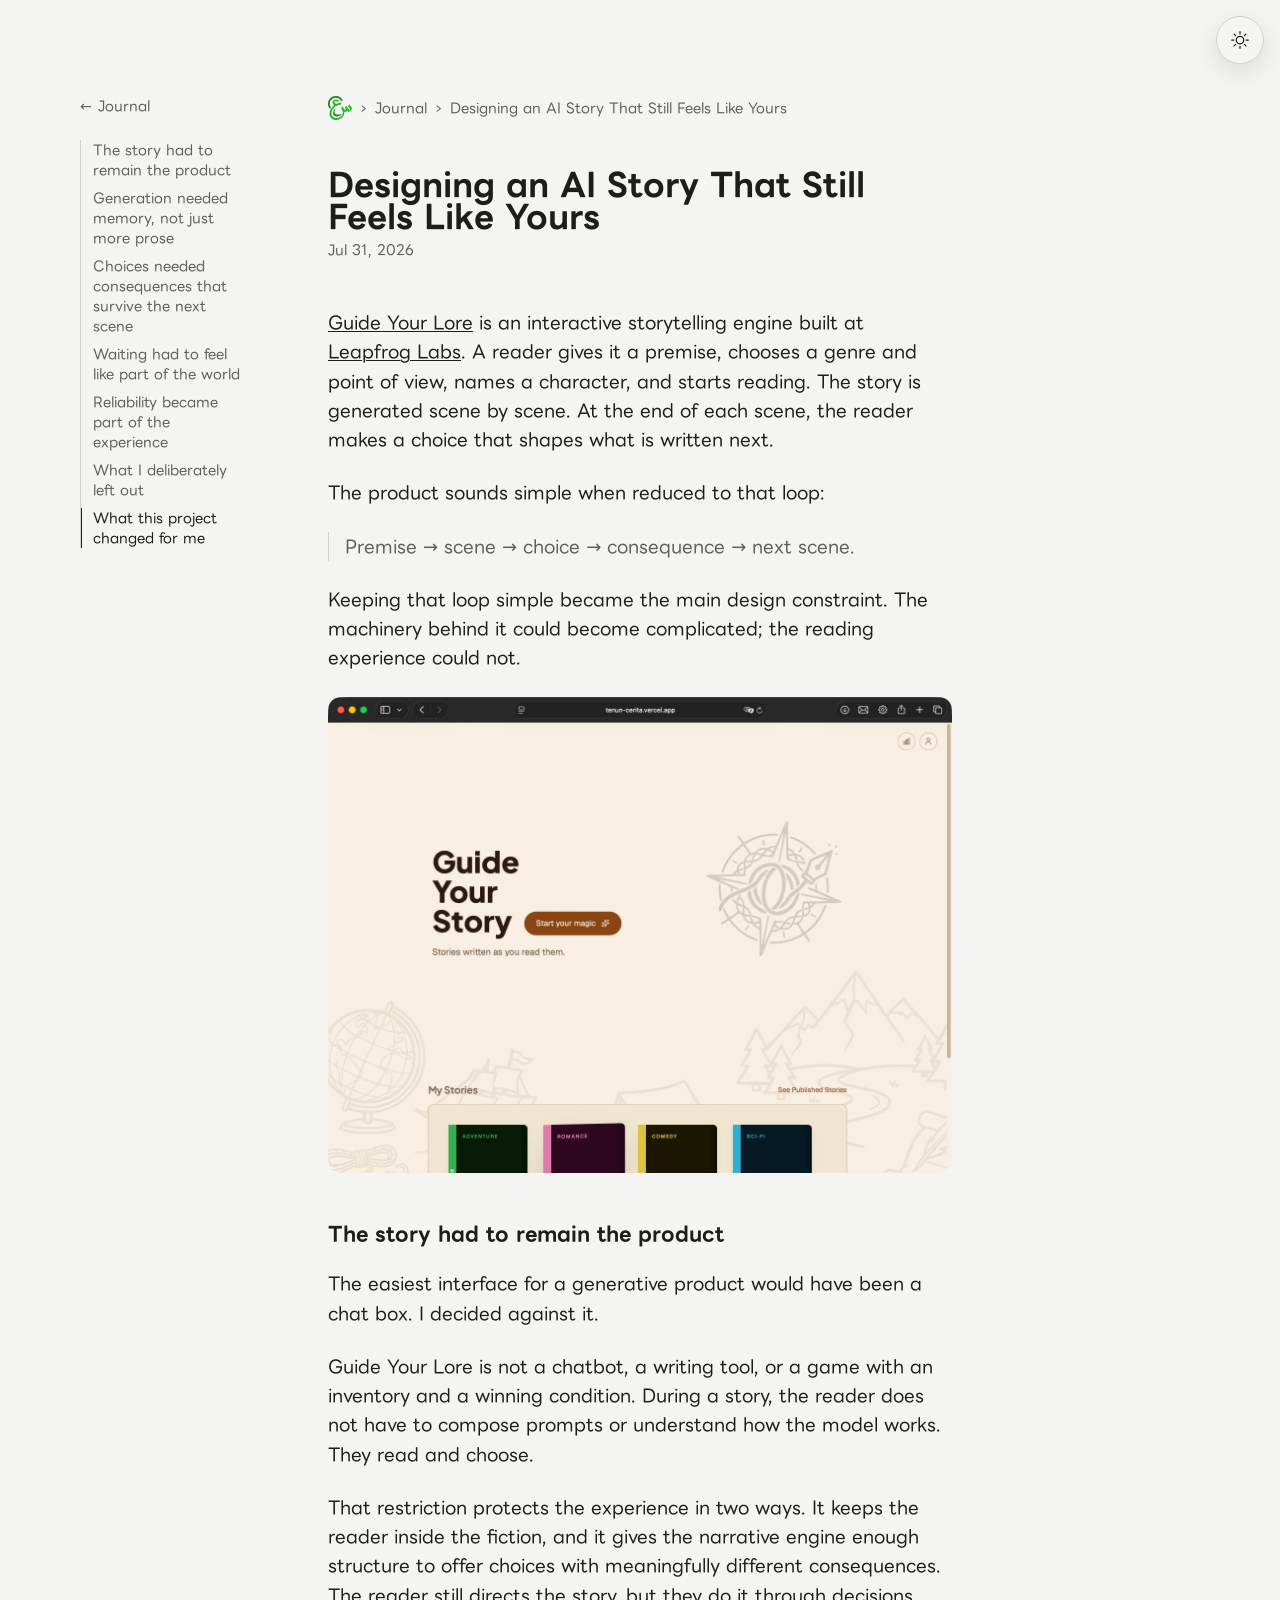
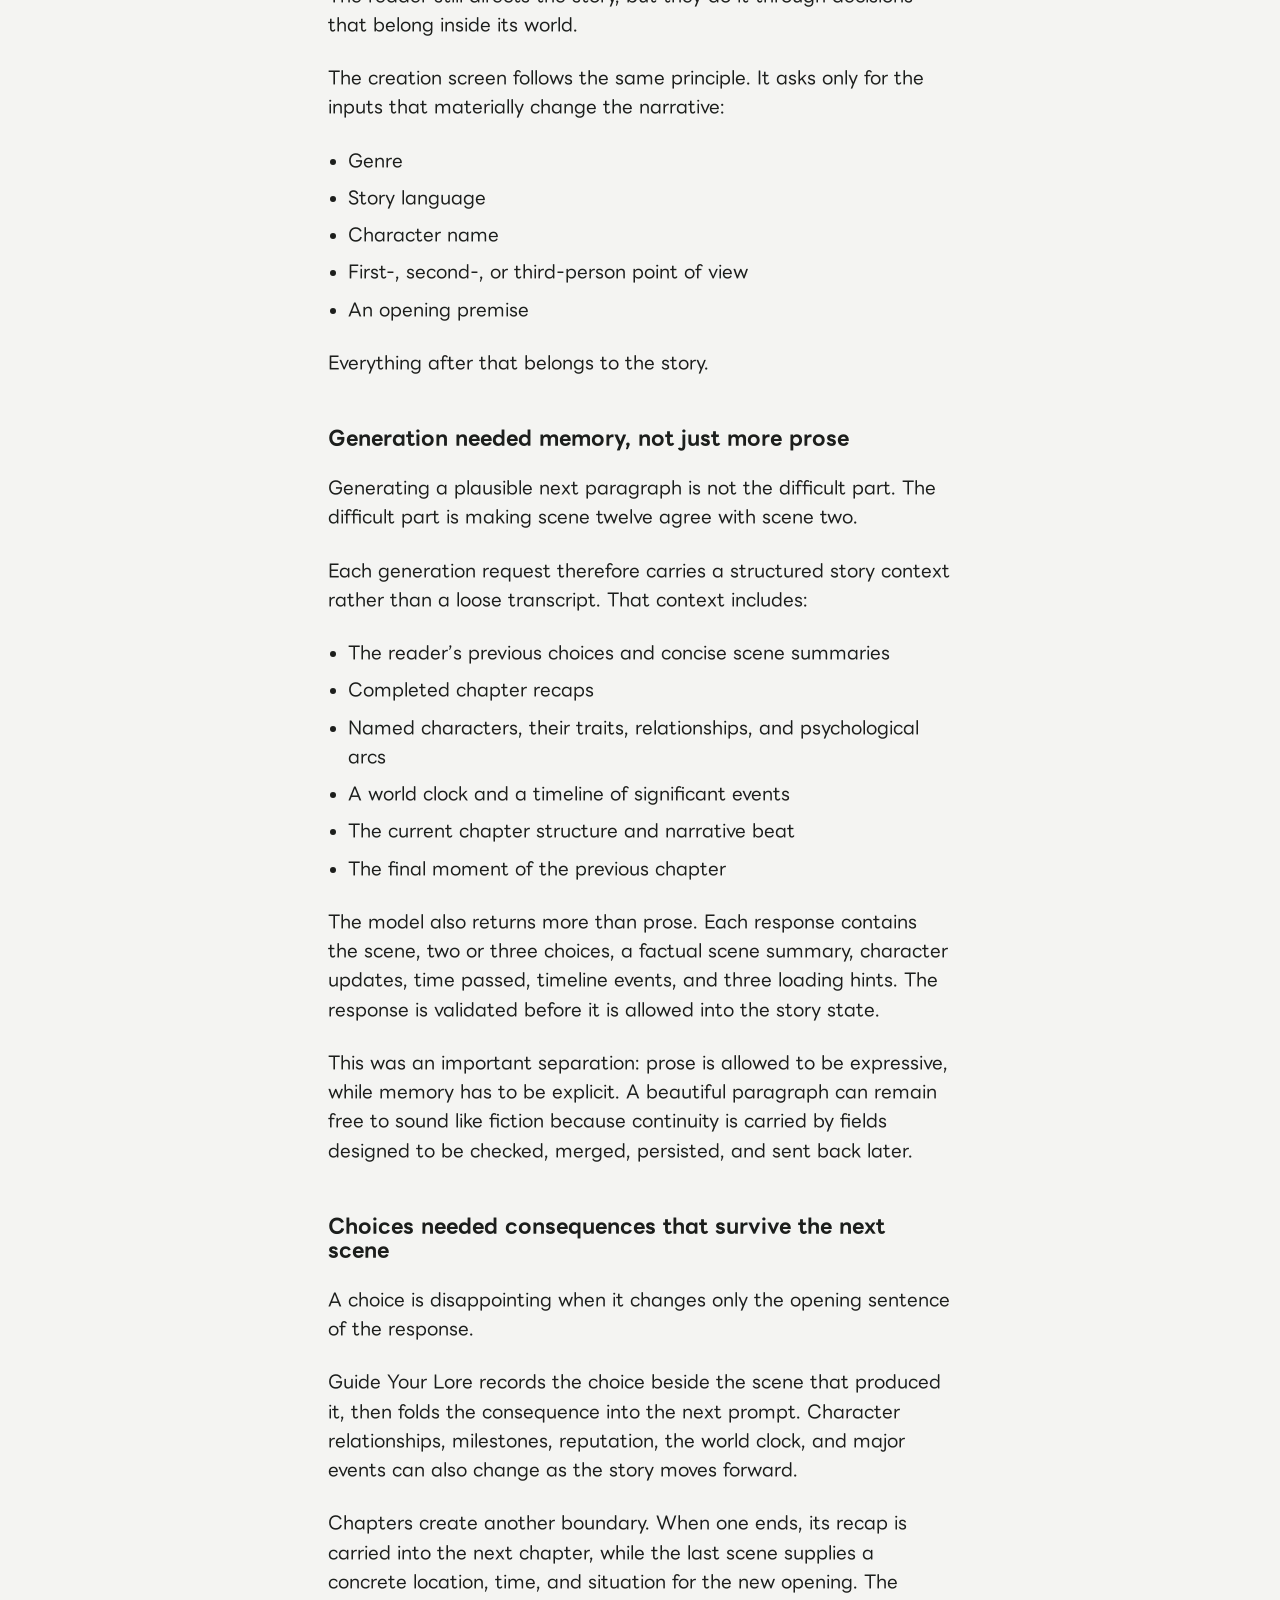
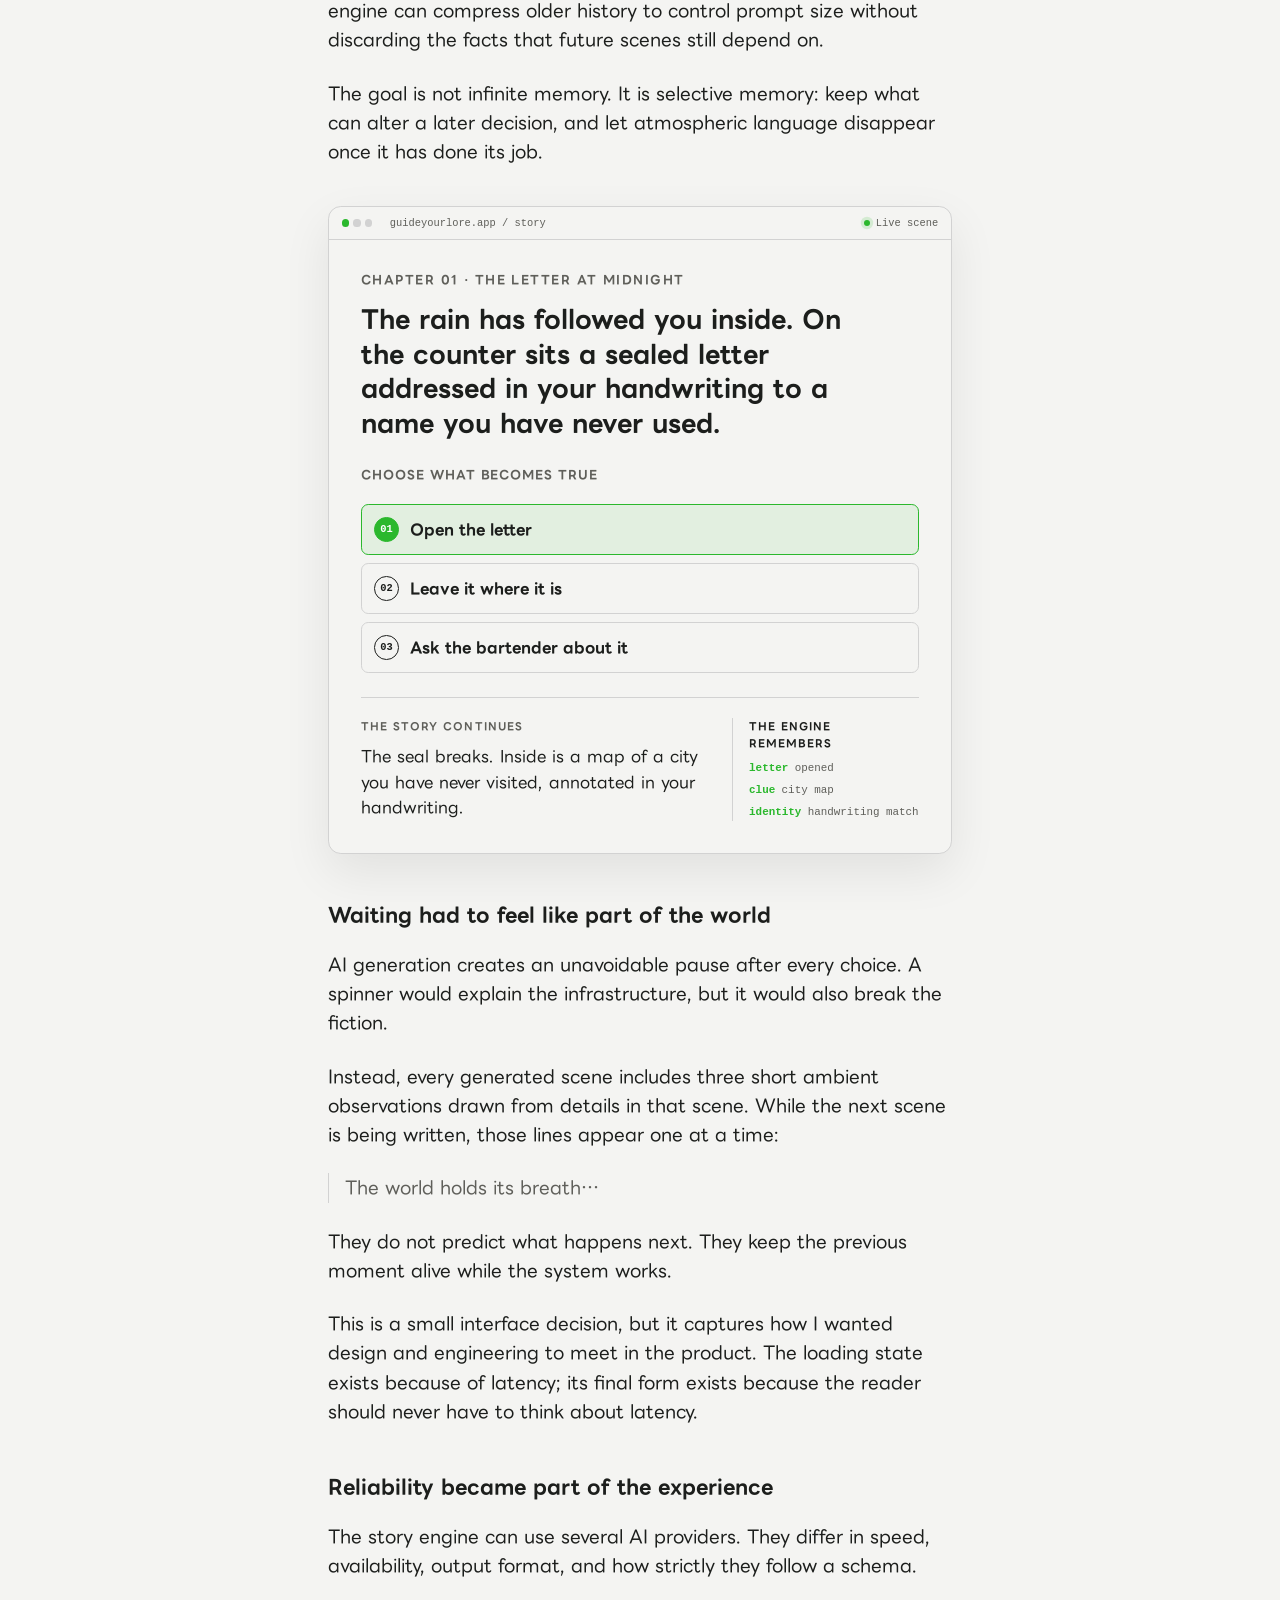
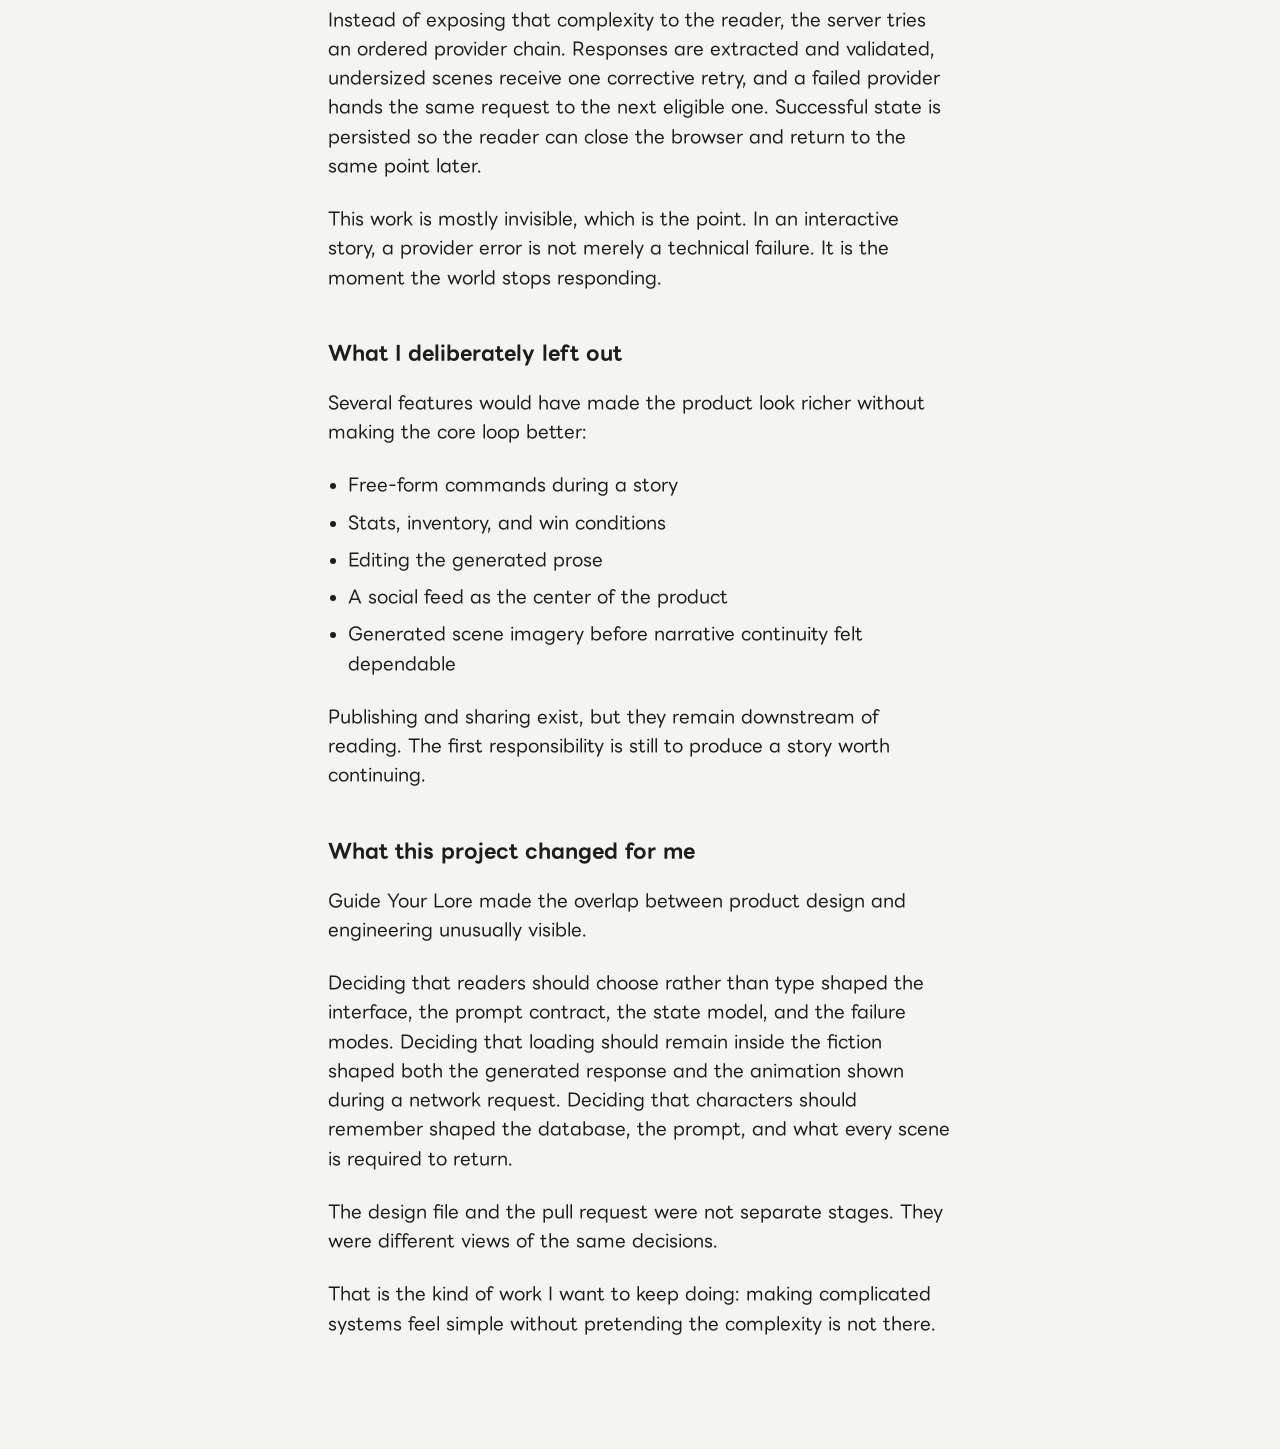
<file: journal/designing-guide-your-lore/index.html>
<!DOCTYPE html><html lang="en"><head><meta charset="utf-8"><meta name="viewport" content="width=device-width, initial-scale=1"><link rel="icon" href="/favicon.svg" type="image/svg+xml"><link rel="canonical" href="http://localhost:4321/journal/designing-guide-your-lore/"><title>Designing an AI Story That Still Feels Like Yours — Sofyan Arifin</title><meta name="description" content="How Guide Your Lore combines constrained choices, narrative memory, literary interaction design, and a resilient AI engine."><meta property="og:type" content="website"><meta property="og:title" content="Designing an AI Story That Still Feels Like Yours — Sofyan Arifin"><meta property="og:description" content="How Guide Your Lore combines constrained choices, narrative memory, literary interaction design, and a resilient AI engine."><meta name="twitter:card" content="summary_large_image"><meta name="twitter:title" content="Designing an AI Story That Still Feels Like Yours — Sofyan Arifin"><meta name="twitter:description" content="How Guide Your Lore combines constrained choices, narrative memory, literary interaction design, and a resilient AI engine."><script>
      (() => {
        let theme;
        try {
          theme = localStorage.getItem("theme");
        } catch {}

        const systemTheme = matchMedia("(prefers-color-scheme: dark)").matches
          ? "dark"
          : "light";
        document.documentElement.dataset.theme =
          theme === "light" || theme === "dark" ? theme : systemTheme;
      })();
    </script><link rel="stylesheet" href="/_astro/logo.CJAjCo0W.css"></head><body class="bg-bg text-text font-sans antialiased"><button class="theme-toggle" type="button" aria-label="Switch to dark mode" aria-pressed="false" data-theme-toggle><svg class="theme-toggle-icon theme-toggle-sun" aria-hidden="true" viewBox="0 0 24 24" fill="none" stroke="currentColor" stroke-width="1.5" stroke-linecap="round"><circle cx="12" cy="12" r="4.5"></circle><path d="M12 2v2.5M12 19.5V22M2 12h2.5M19.5 12H22M4.93 4.93l1.77 1.77M17.3 17.3l1.77 1.77M19.07 4.93L17.3 6.7M6.7 17.3l-1.77 1.77"></path></svg><svg class="theme-toggle-icon theme-toggle-moon" aria-hidden="true" viewBox="0 0 24 24" fill="none" stroke="currentColor" stroke-width="1.5" stroke-linecap="round" stroke-linejoin="round"><path d="M20 14.5A8.5 8.5 0 0 1 9.5 4a8.5 8.5 0 1 0 10.5 10.5z"></path></svg></button><nav id="toc" aria-label="Sections" class="fixed top-24 left-20 hidden w-40 xl:block"><a href="/journal" class="text-muted hover:text-text mb-6 flex items-baseline gap-1.5 text-sm transition-colors duration-100"><span aria-hidden="true">←</span>Journal</a><ul class="border-border relative flex flex-col gap-2 border-l"><li class="relative"><a href="#the-story-had-to-remain-the-product" class="text-muted hover:text-text data-active:text-text before:bg-text block pl-3 text-sm transition-colors duration-100 before:absolute before:inset-y-0 before:left-0 before:w-px before:opacity-0 before:transition-opacity before:duration-100 data-active:before:opacity-100">The story had to remain the product</a></li><li class="relative"><a href="#generation-needed-memory-not-just-more-prose" class="text-muted hover:text-text data-active:text-text before:bg-text block pl-3 text-sm transition-colors duration-100 before:absolute before:inset-y-0 before:left-0 before:w-px before:opacity-0 before:transition-opacity before:duration-100 data-active:before:opacity-100">Generation needed memory, not just more prose</a></li><li class="relative"><a href="#choices-needed-consequences-that-survive-the-next-scene" class="text-muted hover:text-text data-active:text-text before:bg-text block pl-3 text-sm transition-colors duration-100 before:absolute before:inset-y-0 before:left-0 before:w-px before:opacity-0 before:transition-opacity before:duration-100 data-active:before:opacity-100">Choices needed consequences that survive the next scene</a></li><li class="relative"><a href="#waiting-had-to-feel-like-part-of-the-world" class="text-muted hover:text-text data-active:text-text before:bg-text block pl-3 text-sm transition-colors duration-100 before:absolute before:inset-y-0 before:left-0 before:w-px before:opacity-0 before:transition-opacity before:duration-100 data-active:before:opacity-100">Waiting had to feel like part of the world</a></li><li class="relative"><a href="#reliability-became-part-of-the-experience" class="text-muted hover:text-text data-active:text-text before:bg-text block pl-3 text-sm transition-colors duration-100 before:absolute before:inset-y-0 before:left-0 before:w-px before:opacity-0 before:transition-opacity before:duration-100 data-active:before:opacity-100">Reliability became part of the experience</a></li><li class="relative"><a href="#what-i-deliberately-left-out" class="text-muted hover:text-text data-active:text-text before:bg-text block pl-3 text-sm transition-colors duration-100 before:absolute before:inset-y-0 before:left-0 before:w-px before:opacity-0 before:transition-opacity before:duration-100 data-active:before:opacity-100">What I deliberately left out</a></li><li class="relative"><a href="#what-this-project-changed-for-me" class="text-muted hover:text-text data-active:text-text before:bg-text block pl-3 text-sm transition-colors duration-100 before:absolute before:inset-y-0 before:left-0 before:w-px before:opacity-0 before:transition-opacity before:duration-100 data-active:before:opacity-100">What this project changed for me</a></li></ul></nav><script type="module">var e=[...document.querySelectorAll(`#toc ul a`)],t=new Set,n=()=>{let n=window.scrollY+window.innerHeight>=document.documentElement.scrollHeight-2?e.at(-1):e.find(e=>t.has(e.hash.slice(1)));if(n)for(let t of e)t.toggleAttribute(`data-active`,t===n)},r=new IntersectionObserver(e=>{for(let n of e)t[n.isIntersecting?`add`:`delete`](n.target.id);n()},{rootMargin:`0px 0px -75% 0px`});for(let t of e){let e=document.querySelector(t.hash);e&&r.observe(e)}addEventListener(`scroll`,n,{passive:!0});</script><div class="mx-auto w-full max-w-2xl px-6 py-16 sm:py-24"><nav aria-label="Breadcrumb" class="mb-12"><ol class="text-muted flex items-center gap-2 text-sm"><li class="flex"><a href="/" class="hover:text-text transition-colors duration-100" aria-label="Sofyan Arifin"><svg viewBox="0 0 586 589" fill="none" class="h-6 w-auto" aria-hidden="true">
<path fill-rule="evenodd" clip-rule="evenodd" d="M193.44 83.939C198.079 83.9053 205.485 84.4526 209.888 85.1684C214.29 85.8758 221.696 87.7284 226.335 89.2694C230.974 90.8105 237.232 93.3031 240.252 94.8104C243.271 96.3178 249.125 99.8714 253.275 102.709C257.424 105.547 262.443 109.379 268.052 114.6L257.315 132.402C251.411 142.195 246.392 150.422 246.156 150.7C245.92 150.978 243.457 149.269 240.673 146.911C237.89 144.545 233.15 140.982 230.13 138.995C227.111 136.999 221.898 134.204 218.533 132.78C215.168 131.349 209.474 129.564 205.881 128.806C201.175 127.821 196.991 127.568 190.91 127.896C185.984 128.166 180.198 129.075 176.993 130.077C173.973 131.029 169.436 133.05 166.905 134.574C163.793 136.435 161.465 138.684 159.736 141.479C157.509 145.075 157.172 146.422 157.172 151.584C157.172 156.199 157.661 158.591 159.323 162.178C160.588 164.906 163.565 168.89 166.568 171.862C169.377 174.641 174.488 178.506 177.921 180.443C181.354 182.388 187.199 185.032 190.91 186.321C197.168 188.493 198.577 188.662 222.961 188.561L249.53 180.931C264.147 176.729 284.642 171.197 295.076 168.628C305.518 166.052 318.608 162.995 324.175 161.833C329.742 160.662 334.482 159.888 334.718 160.098C334.954 160.317 329.877 171.761 323.45 185.546C317.022 199.323 311.515 210.868 311.22 211.188C310.924 211.516 304.042 213.167 295.919 214.859C287.805 216.552 275.845 219.398 269.351 221.175C262.856 222.952 252.414 226.177 246.156 228.341C239.897 230.514 229.262 234.724 222.539 237.706C215.817 240.678 206.134 245.411 201.031 248.206C195.928 251.002 187.013 256.408 181.21 260.215C175.416 264.021 166.872 270.194 162.233 273.924C157.594 277.654 149.058 285.587 143.255 291.549C137.461 297.511 129.988 305.983 126.656 310.387C123.324 314.782 118.449 321.797 115.818 325.965C113.195 330.134 108.556 338.664 105.511 344.913C102.474 351.161 98.3667 361.207 96.3846 367.228C94.4109 373.249 92.0155 382.15 91.0708 387.017C90.1346 391.876 88.9116 400.407 88.3549 405.964C87.7561 412.07 87.5621 421.24 87.8657 429.122C88.1441 436.297 88.996 445.585 89.7466 449.753C90.4973 453.922 92.0577 460.557 93.2048 464.49C94.3519 468.423 96.7135 474.679 98.451 478.385C100.189 482.09 103.841 488.532 106.582 492.7C109.315 496.869 114.603 503.336 118.34 507.066C122.068 510.797 127.972 515.849 131.447 518.3C134.93 520.75 141.568 524.658 146.207 526.99C150.846 529.315 158.437 532.481 163.076 534.022C167.715 535.554 175.492 537.626 180.367 538.611C185.697 539.698 194.09 540.59 201.453 540.868C208.31 541.121 217.757 540.902 222.961 540.363C228.064 539.832 236.034 538.62 240.673 537.668C245.312 536.716 253.663 534.434 259.229 532.599C264.796 530.771 273.905 527.049 279.472 524.346C285.039 521.635 293.575 516.793 298.45 513.576C303.325 510.367 310.882 504.734 315.26 501.062C319.637 497.391 326.191 491.159 329.818 487.227C333.453 483.294 338.876 476.658 341.871 472.49C344.865 468.322 349.563 460.557 352.312 455.227C355.062 449.897 358.267 442.697 359.44 439.227C360.62 435.749 362.248 429.88 363.058 426.175C364.062 421.585 364.526 415.817 364.517 408.07C364.5 399.573 364.036 394.571 362.662 388.28C361.649 383.649 359.448 375.876 357.77 371.018C356.091 366.15 352.759 358.007 350.372 352.912C347.977 347.818 342.444 338.151 338.075 331.439C333.697 324.719 327.574 315.06 318.785 300.703L320.734 298.597C321.805 297.435 331.15 286.64 341.499 274.598C351.849 262.556 360.46 252.703 360.646 252.703C360.831 252.703 362.484 256.678 364.323 261.545C366.162 266.404 370.025 275.684 372.909 282.16C375.794 288.635 380.374 297.915 383.09 302.791C385.797 307.667 389.972 314.269 392.368 317.477C394.755 320.677 398.677 325.039 401.081 327.161C403.476 329.283 407.466 332.239 409.937 333.73C412.4 335.228 417.46 337.216 421.172 338.167C424.883 339.111 430.104 339.877 432.769 339.868C435.434 339.868 439.609 339.439 442.047 338.917C444.485 338.403 446.661 337.847 446.897 337.687C447.133 337.527 444.788 334.066 441.701 329.991C438.606 325.923 433.933 319.187 431.318 315.018C428.695 310.85 424.52 303.271 422.04 298.176C419.552 293.082 416.819 286.985 414.424 280.332L430.466 261.461C439.289 251.086 448.204 240.56 454.066 233.537L457.204 243.12C458.924 248.392 462.88 257.823 465.992 264.071C469.105 270.32 474.596 279.793 478.189 285.124C481.782 290.454 487.171 297.84 490.157 301.545C493.143 305.25 498.963 311.995 503.087 316.526C507.203 321.056 513.732 328.256 517.586 332.525C521.905 337.308 525.785 342.63 527.708 346.411C529.42 349.788 531.006 352.55 531.242 352.559C531.478 352.567 533.089 351.035 534.826 349.165C536.564 347.287 538.715 344.332 539.592 342.597C540.478 340.862 541.464 338.108 541.793 336.492C542.131 334.841 541.937 331.506 541.363 328.913C540.79 326.361 538.833 321.435 537.003 317.966C535.172 314.488 527.784 303.507 520.572 293.545C513.369 283.583 505.474 272.215 503.037 268.282C500.599 264.349 497.031 258.278 491.583 248.493L511.497 226.598C522.445 214.556 532.026 204.039 532.794 203.23C534.11 201.841 534.388 202.321 537.416 211.23C539.195 216.443 542.848 225.251 545.547 230.809C548.355 236.611 555.913 249.158 563.284 260.282C570.352 270.935 577.184 281.73 578.466 284.282C579.748 286.825 581.84 291.751 583.122 295.229C584.91 300.096 585.543 303.574 585.863 310.387C586.192 317.216 585.956 320.382 584.834 324.281C584.033 327.06 582.009 331.986 580.33 335.229C578.112 339.515 575.076 343.313 569.205 349.123C564.111 354.176 555.246 361.376 545.133 368.66C536.336 375.001 523.625 384.348 504.673 398.655L501.409 393.468C499.612 390.613 493.919 384.087 488.757 378.967C483.595 373.847 477.565 368.255 471.357 363.439L463.555 371.287C458.958 375.91 453.324 380.575 449.849 382.647C446.602 384.584 441.094 387.169 437.619 388.39C432.212 390.293 429.817 390.638 421.172 390.714C415.605 390.765 409.439 390.52 403.881 389.544V392.701C403.881 394.436 403.316 400.693 402.616 406.596C401.924 412.499 400.355 421.787 399.141 427.227C397.926 432.667 395.413 441.669 393.557 447.227C391.702 452.785 388.37 461.307 386.16 466.174C383.95 471.033 379.961 478.806 377.287 483.437C374.622 488.069 370.16 495.083 367.368 499.016C364.585 502.948 359.937 509.012 357.044 512.489C354.151 515.959 346.999 523.445 341.145 529.121C335.292 534.797 325.853 542.889 320.169 547.1C314.484 551.318 305.476 557.356 300.137 560.523C294.798 563.689 287.207 567.765 283.268 569.592C279.329 571.411 272.488 574.249 268.086 575.899C263.683 577.541 256.657 579.882 252.482 581.095C248.307 582.308 240.336 584.202 234.769 585.297C229.203 586.4 220.093 587.764 214.527 588.328C208.31 588.96 199.201 589.162 190.91 588.867C183.488 588.59 172.86 587.604 167.293 586.653C161.727 585.71 153.562 583.966 149.159 582.779C144.756 581.592 136.592 578.821 131.025 576.632C125.458 574.451 117.294 570.678 112.891 568.253C108.488 565.836 100.897 560.868 96.0219 557.222C91.1468 553.584 83.1762 546.476 78.301 541.441C73.4174 536.396 67.0157 528.675 64.072 524.279C61.12 519.875 56.8099 512.489 54.482 507.858C52.1625 503.226 48.8225 495.083 47.0597 489.753C45.2968 484.422 43.087 476.279 42.1508 471.648C41.2061 467.016 40.059 460.002 39.5867 456.069C39.1228 452.136 38.4902 444.928 38.1866 440.069C37.8829 435.202 38.0769 425.543 38.6167 418.596C39.1565 411.649 40.1518 402.268 40.8181 397.754C41.4929 393.24 42.834 385.847 43.8039 381.333C44.7739 376.82 47.6248 366.874 50.1298 359.228C53.2759 349.645 57.1473 340.374 62.6044 329.334C67.488 319.456 73.7548 308.5 78.9758 300.703C83.6232 293.755 91.3913 283.33 96.2412 277.545C101.083 271.751 110.327 261.941 116.771 255.726C123.223 249.512 133.808 240.476 140.303 235.642C146.798 230.8 152.676 226.539 153.376 226.152C154.076 225.773 154.456 225.301 154.22 225.099C153.984 224.906 151.521 223.55 148.737 222.093C145.954 220.636 141.02 217.428 137.773 214.961C134.525 212.493 129.498 207.668 126.597 204.224C123.695 200.78 120.01 195.314 118.399 192.072C116.788 188.83 114.662 183.146 113.667 179.441C112.292 174.296 111.853 170.119 111.803 161.757C111.752 153.109 112.115 149.395 113.532 144.073C114.519 140.368 116.518 134.684 117.968 131.442C119.419 128.199 122.616 122.515 125.079 118.81C127.533 115.105 132.391 109.421 135.866 106.179C139.341 102.937 145.178 98.4904 148.83 96.2925C152.491 94.0946 159.281 90.9452 163.92 89.2863C168.559 87.6358 175.205 85.7747 178.68 85.1516C182.163 84.5284 188.801 83.9811 193.44 83.939Z" fill="#2BB82D" />
<path d="M222.539 1.70801C217.276 0.806964 208.015 0.234339 195.549 0.0490782C185.115 -0.102499 173.729 0.108025 170.245 0.529072C166.77 0.95012 159.938 2.07853 155.063 3.03851C150.188 3.9985 141.652 6.12058 136.086 7.75425C130.519 9.39633 121.789 12.4363 116.686 14.5163C111.583 16.5962 104.372 19.9478 100.661 21.9604C96.9496 23.973 90.1176 28.1666 85.4787 31.2824C80.8397 34.3981 73.2487 40.057 68.6097 43.8549C63.9707 47.6611 56.7845 54.3389 52.6348 58.6841C48.4934 63.0378 42.5555 70.0103 39.4516 74.1787C36.3478 78.3471 31.869 84.8817 29.4905 88.7048C27.112 92.5279 22.9453 100.107 20.2294 105.547C17.5051 110.987 13.912 119.037 12.242 123.441C10.5719 127.837 8.27776 134.658 7.14754 138.599C6.01731 142.532 4.31355 149.731 3.36888 154.599C2.41579 159.458 1.19279 167.988 0.644543 173.546C0.0288253 179.761 -0.165168 189.167 0.146908 197.967C0.433681 205.84 1.22652 215.878 1.91815 220.282C2.60978 224.678 4.33885 232.829 5.77272 238.387C7.20658 243.945 10.0996 252.846 12.2167 258.176C14.3253 263.507 18.1546 271.835 20.7186 276.703C23.2827 281.561 27.7361 289.14 30.6123 293.544C33.4969 297.94 38.1949 304.483 41.0542 308.071C43.9135 311.658 46.5451 314.597 46.8909 314.597C47.2367 314.597 49.2019 311.473 51.2599 307.649C53.3095 303.826 57.0797 297.292 59.627 293.123C62.1742 288.955 65.9022 283.178 67.9096 280.281L71.5618 275.018C65.2022 265.553 61.6428 259.397 59.5342 255.229C57.434 251.061 54.3301 243.667 52.6348 238.808C50.9394 233.941 48.8308 227.12 47.9452 223.651C47.0596 220.173 45.7438 212.88 45.0268 207.44C44.3184 202 43.7279 194.514 43.7279 190.809C43.7279 187.104 44.3184 179.617 45.0353 174.177C45.7522 168.738 47.2957 160.493 48.4766 155.862C49.6489 151.23 51.9431 143.837 53.5794 139.441C55.2157 135.037 58.6148 127.458 61.1367 122.599C63.6586 117.732 68.2723 110.153 71.3762 105.757C74.4885 101.353 81.9699 92.8058 88.0006 86.7596C96.1483 78.5913 101.47 74.1029 108.674 69.3366C114.013 65.7998 122.734 60.8315 128.073 58.2968C133.412 55.7537 141.383 52.4947 145.785 51.0463C150.188 49.5979 157.408 47.6864 161.811 46.7938C166.214 45.9011 174.378 44.8317 179.945 44.4106C185.959 43.9559 194.511 43.9475 201.031 44.3938C207.062 44.8064 215.226 45.7411 219.165 46.4738C223.104 47.2064 230.889 49.2611 236.456 51.0548C242.023 52.84 251.326 56.7052 257.121 59.6273C262.924 62.5578 270.7 66.9788 274.411 69.463C278.122 71.9471 284.195 76.5113 287.907 79.6102C291.618 82.7091 297.193 88.0648 300.305 91.5006C303.409 94.9447 307.517 99.8373 309.431 102.389C311.338 104.932 314.838 110.237 317.2 114.178L317.696 115.005C319.832 118.561 321.537 121.401 321.569 121.479C321.611 121.555 331.133 119.374 342.731 116.646C354.328 113.909 364.104 111.669 364.45 111.66C364.795 111.66 365.082 111.079 365.082 110.389C365.082 109.69 362.965 105.05 360.384 100.073C357.795 95.0963 353.308 87.4164 350.415 83.0207C347.513 78.6165 342.292 71.6103 338.792 67.4419C335.3 63.2736 329.067 56.6294 324.934 52.68C320.809 48.7306 314.391 43.198 310.68 40.3854C306.968 37.5728 300.516 33.0255 296.341 30.2803C292.166 27.5351 284.575 23.1562 279.472 20.5457C274.369 17.9352 267.158 14.5921 263.446 13.11C259.735 11.6363 254.422 9.68264 251.638 8.7816C248.855 7.88056 242.968 6.22163 238.565 5.11007C234.162 3.99008 226.942 2.46589 222.539 1.70801Z" fill="#1F8720" />
<path d="M182.264 314.277C178.899 312.138 175.989 310.387 175.803 310.387C175.61 310.387 173.661 312.374 171.468 314.808C169.275 317.241 165.328 322.067 162.688 325.544C160.048 329.014 156.362 334.134 154.498 336.913C152.634 339.692 148.788 346.134 145.945 351.228C143.103 356.323 138.886 365.224 136.575 371.018C134.264 376.803 131.438 385.139 130.291 389.544C129.144 393.939 127.752 400.954 127.187 405.122C126.554 409.838 126.352 417.476 126.639 425.333C126.959 433.88 127.643 440.01 128.773 444.28C129.684 447.749 131.354 452.869 132.476 455.648C133.597 458.427 135.967 462.974 137.739 465.753C139.518 468.532 142.335 472.482 144.005 474.536C145.684 476.583 149.901 480.515 153.376 483.269C156.86 486.022 163.498 490.123 168.137 492.372C172.784 494.637 180.358 497.433 185.006 498.612C189.645 499.782 197.05 501.163 201.453 501.685C206.193 502.233 214.982 502.418 222.961 502.132C230.383 501.854 239.686 501.045 243.625 500.321C247.564 499.597 253.831 498.191 257.542 497.205C261.253 496.212 268.085 493.913 272.724 492.094C277.363 490.267 284.01 487.227 287.485 485.332C290.968 483.446 297.041 479.715 300.98 477.054C304.919 474.393 311.565 469.012 315.74 465.113C319.915 461.206 325.465 455.395 328.08 452.195C330.695 449.004 334.397 443.825 336.303 440.701C338.218 437.577 339.762 434.924 339.745 434.806C339.728 434.688 335.08 436.532 329.412 438.907C323.753 441.282 314.559 444.81 308.993 446.747C303.426 448.692 293.743 451.547 287.485 453.105C281.226 454.663 273.256 456.44 269.772 457.054C265.791 457.762 256.572 458.174 244.89 458.174C230.172 458.174 224.943 457.863 219.587 456.675C215.876 455.85 209.803 454.132 206.092 452.869C202.381 451.598 196.341 448.861 192.681 446.789C189.012 444.718 183.319 440.516 180.029 437.467C176.731 434.41 172.43 429.484 170.464 426.52C168.499 423.547 165.977 418.47 164.872 415.228C163.759 411.985 162.367 406.301 161.777 402.596C161.102 398.352 160.891 392.584 161.212 387.017C161.515 381.754 162.637 374.596 163.987 369.333C165.235 364.466 167.563 357.266 169.157 353.334C170.76 349.393 173.459 343.532 175.162 340.289C176.866 337.056 180.628 330.892 183.529 326.605C186.431 322.319 188.708 318.665 188.59 318.488C188.472 318.311 185.63 316.416 182.264 314.277Z" fill="#1F8720" />
</svg></a></li><li class="flex items-center gap-2"><span aria-hidden="true">›</span><a href="/journal" class="hover:text-text transition-colors duration-100">Journal</a></li><li class="flex items-center gap-2"><span aria-hidden="true">›</span><span aria-current="page">Designing an AI Story That Still Feels Like Yours</span></li></ol></nav><main class="flex flex-col gap-12"><header class="flex flex-col gap-2"><h1 class="text-[clamp(1.5rem,4.5vw,2rem)] leading-none font-bold">Designing an AI Story That Still Feels Like Yours</h1><time datetime="2026-07-31" class="text-muted text-sm">Jul 31, 2026</time></header><article class="prose text-lg leading-relaxed"><p><a href="https://tenun-cerita.vercel.app">Guide Your Lore</a> is an interactive storytelling engine built at <a href="/leapfrog-labs">Leapfrog Labs</a>. A reader gives it a premise, chooses a genre and point of view, names a character, and starts reading. The story is generated scene by scene. At the end of each scene, the reader makes a choice that shapes what is written next.</p>
<p>The product sounds simple when reduced to that loop:</p>
<blockquote>
<p>Premise → scene → choice → consequence → next scene.</p>
</blockquote>
<p>Keeping that loop simple became the main design constraint. The machinery behind it could become complicated; the reading experience could not.</p>
<p><img alt="Guide Your Lore home screen, with a story premise and genre choices." loading="lazy" decoding="async" width="2528" height="1932" src="/_astro/guide-your-story-desktop.CbRXg9A3_6WLb5.webp" srcset=""></p>
<h2 id="the-story-had-to-remain-the-product">The story had to remain the product</h2>
<p>The easiest interface for a generative product would have been a chat box. I decided against it.</p>
<p>Guide Your Lore is not a chatbot, a writing tool, or a game with an inventory and a winning condition. During a story, the reader does not have to compose prompts or understand how the model works. They read and choose.</p>
<p>That restriction protects the experience in two ways. It keeps the reader inside the fiction, and it gives the narrative engine enough structure to offer choices with meaningfully different consequences. The reader still directs the story, but they do it through decisions that belong inside its world.</p>
<p>The creation screen follows the same principle. It asks only for the inputs that materially change the narrative:</p>
<ul>
<li>Genre</li>
<li>Story language</li>
<li>Character name</li>
<li>First-, second-, or third-person point of view</li>
<li>An opening premise</li>
</ul>
<p>Everything after that belongs to the story.</p>
<h2 id="generation-needed-memory-not-just-more-prose">Generation needed memory, not just more prose</h2>
<p>Generating a plausible next paragraph is not the difficult part. The difficult part is making scene twelve agree with scene two.</p>
<p>Each generation request therefore carries a structured story context rather than a loose transcript. That context includes:</p>
<ul>
<li>The reader’s previous choices and concise scene summaries</li>
<li>Completed chapter recaps</li>
<li>Named characters, their traits, relationships, and psychological arcs</li>
<li>A world clock and a timeline of significant events</li>
<li>The current chapter structure and narrative beat</li>
<li>The final moment of the previous chapter</li>
</ul>
<p>The model also returns more than prose. Each response contains the scene, two or three choices, a factual scene summary, character updates, time passed, timeline events, and three loading hints. The response is validated before it is allowed into the story state.</p>
<p>This was an important separation: prose is allowed to be expressive, while memory has to be explicit. A beautiful paragraph can remain free to sound like fiction because continuity is carried by fields designed to be checked, merged, persisted, and sent back later.</p>
<h2 id="choices-needed-consequences-that-survive-the-next-scene">Choices needed consequences that survive the next scene</h2>
<p>A choice is disappointing when it changes only the opening sentence of the response.</p>
<p>Guide Your Lore records the choice beside the scene that produced it, then folds the consequence into the next prompt. Character relationships, milestones, reputation, the world clock, and major events can also change as the story moves forward.</p>
<p>Chapters create another boundary. When one ends, its recap is carried into the next chapter, while the last scene supplies a concrete location, time, and situation for the new opening. The engine can compress older history to control prompt size without discarding the facts that future scenes still depend on.</p>
<p>The goal is not infinite memory. It is selective memory: keep what can alter a later decision, and let atmospheric language disappear once it has done its job.</p>
<div class="story-demo" role="group" aria-labelledby="story-demo-title">
<div class="story-demo-chrome">
<span class="story-demo-lights" aria-hidden="true"><i></i><i></i><i></i></span>
<span>guideyourlore.app / story</span>
<span class="story-demo-live"><i aria-hidden="true"></i> Live scene</span>
</div>
<div class="story-demo-stage">
<p class="story-demo-kicker">Chapter 01 · The letter at midnight</p>
<p id="story-demo-title" class="story-demo-scene">The rain has followed you inside. On the counter sits a sealed letter addressed in your handwriting to a name you have never used.</p>
<fieldset>
<legend>Choose what becomes true</legend>
<input class="story-demo-input" type="radio" name="letter-choice" id="letter-open" checked>
<label class="story-demo-choice" for="letter-open"><span>01</span> Open the letter</label>
<input class="story-demo-input" type="radio" name="letter-choice" id="letter-leave">
<label class="story-demo-choice" for="letter-leave"><span>02</span> Leave it where it is</label>
<input class="story-demo-input" type="radio" name="letter-choice" id="letter-ask">
<label class="story-demo-choice" for="letter-ask"><span>03</span> Ask the bartender about it</label>
<div class="story-demo-outcomes" aria-live="polite">
<div class="story-demo-outcome" data-outcome="open">
<div class="story-demo-result">
<span class="story-demo-label">The story continues</span>
<p>The seal breaks. Inside is a map of a city you have never visited, annotated in your handwriting.</p>
</div>
<div class="story-demo-memory">
<span class="story-demo-label">The engine remembers</span>
<p><i>letter</i> opened</p>
<p><i>clue</i> city map</p>
<p><i>identity</i> handwriting match</p>
</div>
</div>
<div class="story-demo-outcome" data-outcome="leave">
<div class="story-demo-result">
<span class="story-demo-label">The story continues</span>
<p>You turn away. Behind you, the paper slides off the counter by itself.</p>
</div>
<div class="story-demo-memory">
<span class="story-demo-label">The engine remembers</span>
<p><i>letter</i> unopened</p>
<p><i>witnessed</i> unnatural movement</p>
<p><i>mystery</i> unresolved</p>
</div>
</div>
<div class="story-demo-outcome" data-outcome="ask">
<div class="story-demo-result">
<span class="story-demo-label">The story continues</span>
<p>The bartender’s hand stops mid-polish. “That letter arrived six years ago,” he says.</p>
</div>
<div class="story-demo-memory">
<span class="story-demo-label">The engine remembers</span>
<p><i>bartender</i> recognizes letter</p>
<p><i>timeline</i> six years earlier</p>
<p><i>relationship</i> cautious</p>
</div>
</div>
</div>
</fieldset>
</div>
</div>
<h2 id="waiting-had-to-feel-like-part-of-the-world">Waiting had to feel like part of the world</h2>
<p>AI generation creates an unavoidable pause after every choice. A spinner would explain the infrastructure, but it would also break the fiction.</p>
<p>Instead, every generated scene includes three short ambient observations drawn from details in that scene. While the next scene is being written, those lines appear one at a time:</p>
<blockquote>
<p>The world holds its breath…</p>
</blockquote>
<p>They do not predict what happens next. They keep the previous moment alive while the system works.</p>
<p>This is a small interface decision, but it captures how I wanted design and engineering to meet in the product. The loading state exists because of latency; its final form exists because the reader should never have to think about latency.</p>
<h2 id="reliability-became-part-of-the-experience">Reliability became part of the experience</h2>
<p>The story engine can use several AI providers. They differ in speed, availability, output format, and how strictly they follow a schema.</p>
<p>Instead of exposing that complexity to the reader, the server tries an ordered provider chain. Responses are extracted and validated, undersized scenes receive one corrective retry, and a failed provider hands the same request to the next eligible one. Successful state is persisted so the reader can close the browser and return to the same point later.</p>
<p>This work is mostly invisible, which is the point. In an interactive story, a provider error is not merely a technical failure. It is the moment the world stops responding.</p>
<h2 id="what-i-deliberately-left-out">What I deliberately left out</h2>
<p>Several features would have made the product look richer without making the core loop better:</p>
<ul>
<li>Free-form commands during a story</li>
<li>Stats, inventory, and win conditions</li>
<li>Editing the generated prose</li>
<li>A social feed as the center of the product</li>
<li>Generated scene imagery before narrative continuity felt dependable</li>
</ul>
<p>Publishing and sharing exist, but they remain downstream of reading. The first responsibility is still to produce a story worth continuing.</p>
<h2 id="what-this-project-changed-for-me">What this project changed for me</h2>
<p>Guide Your Lore made the overlap between product design and engineering unusually visible.</p>
<p>Deciding that readers should choose rather than type shaped the interface, the prompt contract, the state model, and the failure modes. Deciding that loading should remain inside the fiction shaped both the generated response and the animation shown during a network request. Deciding that characters should remember shaped the database, the prompt, and what every scene is required to return.</p>
<p>The design file and the pull request were not separate stages. They were different views of the same decisions.</p>
<p>That is the kind of work I want to keep doing: making complicated systems feel simple without pretending the complexity is not there.</p>
</article></main></div><script type="application/ld+json">{"@context":"https://schema.org","@type":"BlogPosting","headline":"Designing an AI Story That Still Feels Like Yours","datePublished":"2026-07-31","author":{"@type":"Person","name":"Sofyan Arifin"}}</script><script type="module">var e=document.querySelector(`[data-theme-toggle]`),t=matchMedia(`(prefers-color-scheme: dark)`),n=matchMedia(`(prefers-reduced-motion: reduce)`),r=!1,i=()=>{let t=document.documentElement.dataset.theme===`dark`;e&&(e.setAttribute(`aria-pressed`,String(t)),e.setAttribute(`aria-label`,t?`Switch to light mode`:`Switch to dark mode`))};e?.addEventListener(`click`,()=>{if(r)return;let e=document.documentElement.dataset.theme===`dark`?`light`:`dark`,t=()=>{document.documentElement.dataset.theme=e;try{localStorage.setItem(`theme`,e)}catch{}i()};if(!document.startViewTransition||n.matches){t();return}let a=Math.hypot(innerWidth,innerHeight),o=Math.min(760,Math.max(560,a*.48));r=!0,document.documentElement.style.setProperty(`--theme-ripple-radius`,`${a}px`),document.documentElement.style.setProperty(`--theme-ripple-duration`,`${o}ms`),document.documentElement.dataset.themeTransition=e;let s=document.startViewTransition(t),c=new Promise(e=>{setTimeout(e,o+50)});s.waitUntil?.(c),Promise.allSettled([s.finished,c]).then(()=>{r=!1,delete document.documentElement.dataset.themeTransition,document.documentElement.style.removeProperty(`--theme-ripple-radius`),document.documentElement.style.removeProperty(`--theme-ripple-duration`)})}),t.addEventListener(`change`,e=>{try{if(localStorage.getItem(`theme`))return}catch{}document.documentElement.dataset.theme=e.matches?`dark`:`light`,i()}),i();</script></body></html>
</file>
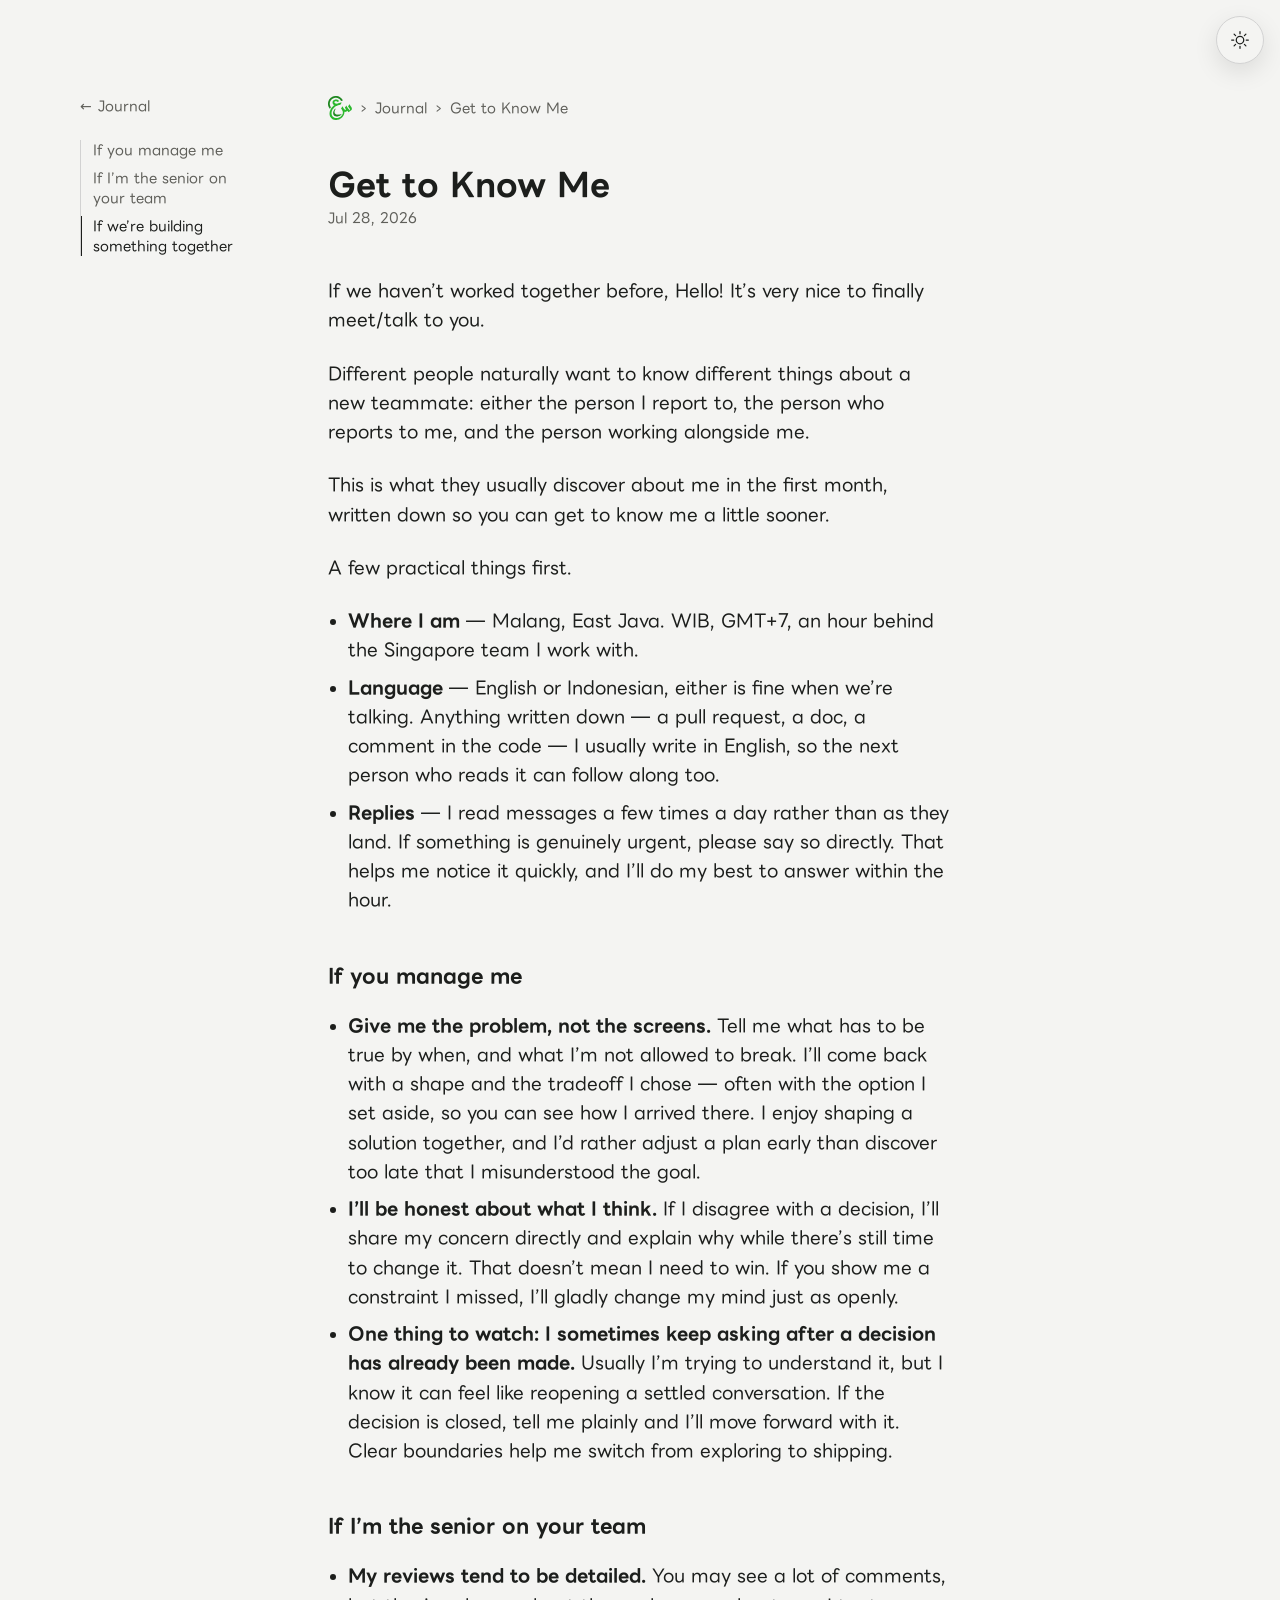
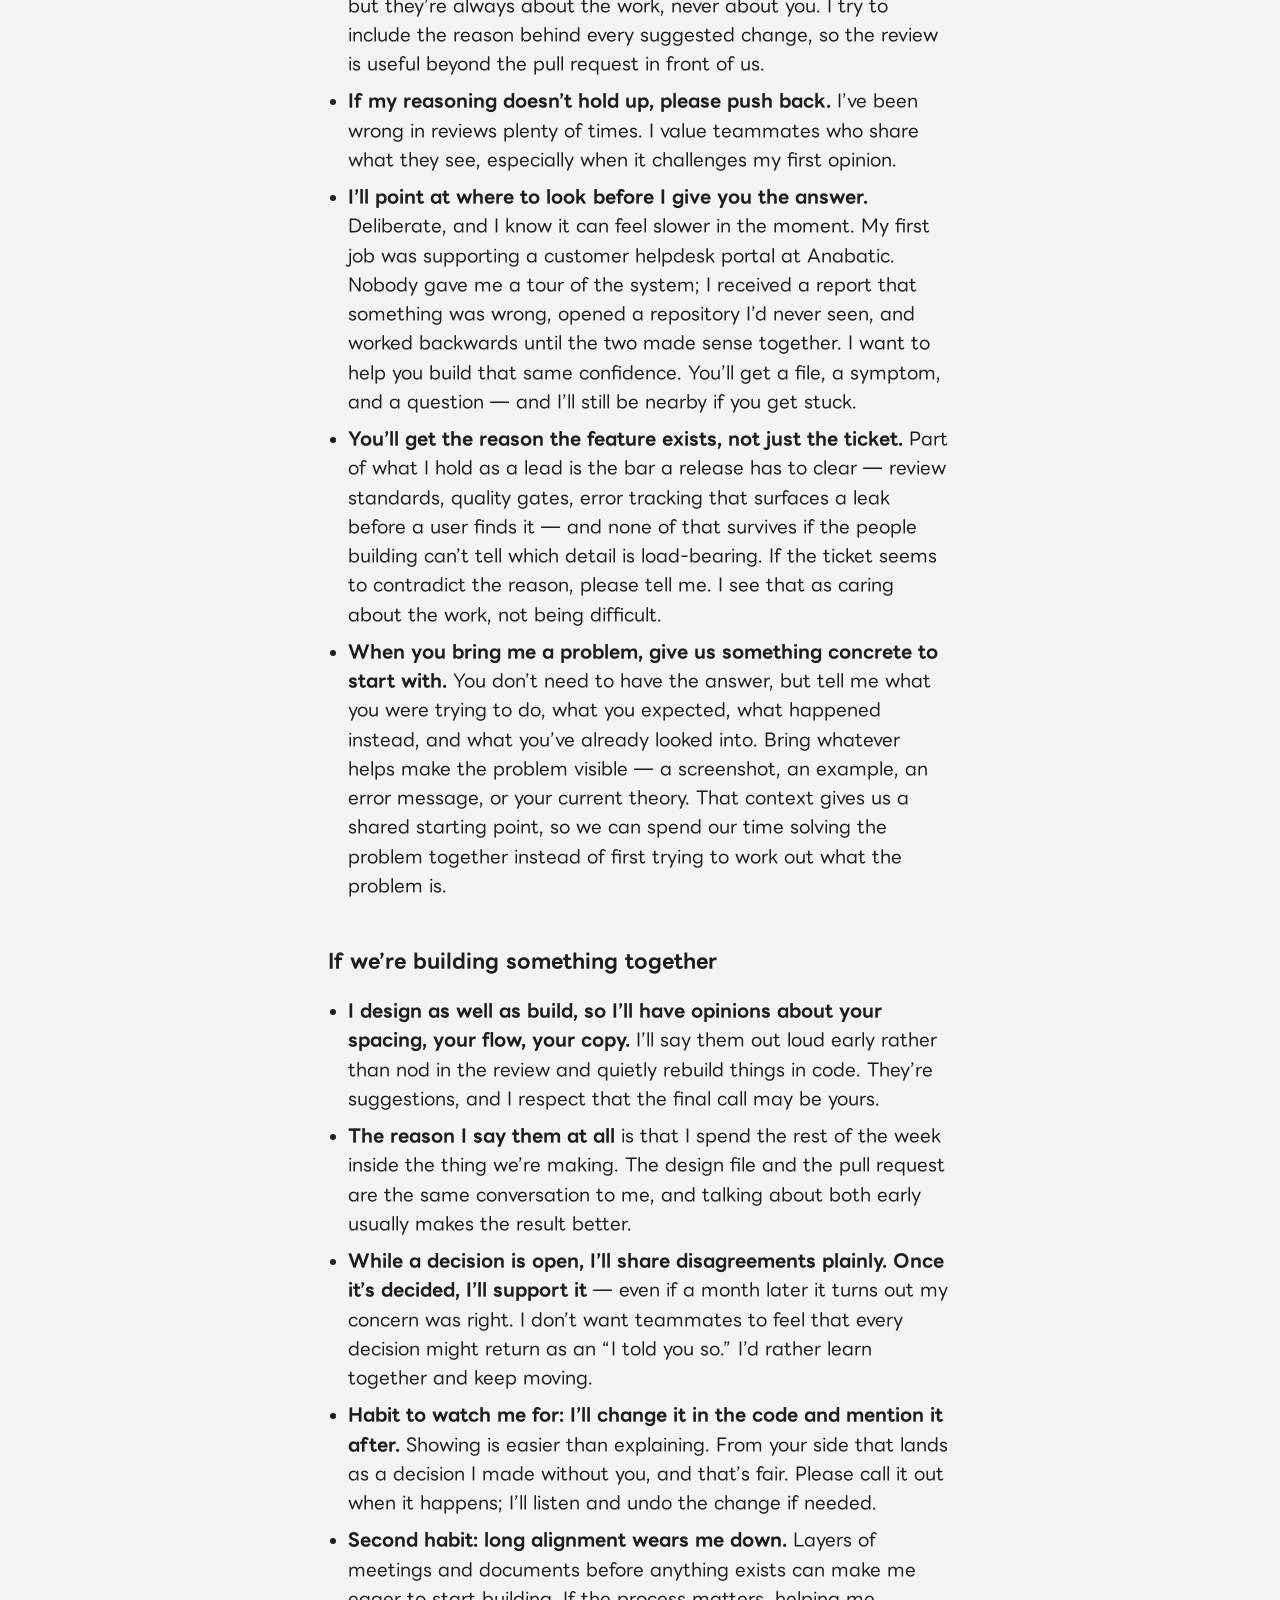
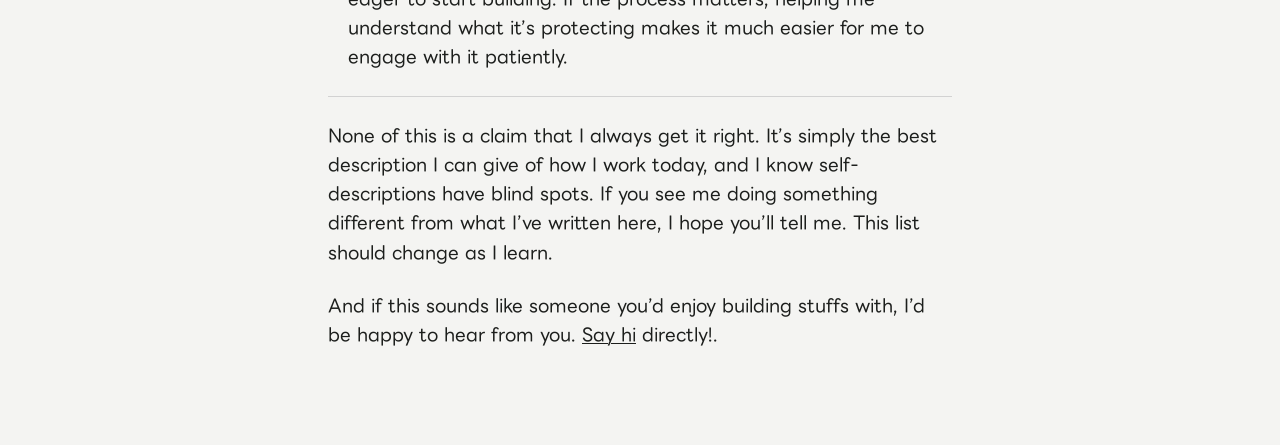
<file: journal/get-to-know-me/index.html>
<!DOCTYPE html><html lang="en"><head><meta charset="utf-8"><meta name="viewport" content="width=device-width, initial-scale=1"><link rel="icon" href="/favicon.svg" type="image/svg+xml"><link rel="canonical" href="http://localhost:4321/journal/get-to-know-me/"><title>Get to Know Me — Sofyan Arifin</title><meta name="description" content="Notes, side projects and reading from Sofyan Arifin — a creative engineer in Malang, Indonesia."><meta property="og:type" content="website"><meta property="og:title" content="Get to Know Me — Sofyan Arifin"><meta property="og:description" content="Notes, side projects and reading from Sofyan Arifin — a creative engineer in Malang, Indonesia."><meta name="twitter:card" content="summary_large_image"><meta name="twitter:title" content="Get to Know Me — Sofyan Arifin"><meta name="twitter:description" content="Notes, side projects and reading from Sofyan Arifin — a creative engineer in Malang, Indonesia."><script>
      (() => {
        let theme;
        try {
          theme = localStorage.getItem("theme");
        } catch {}

        const systemTheme = matchMedia("(prefers-color-scheme: dark)").matches
          ? "dark"
          : "light";
        document.documentElement.dataset.theme =
          theme === "light" || theme === "dark" ? theme : systemTheme;
      })();
    </script><link rel="stylesheet" href="/_astro/logo.CJAjCo0W.css"></head><body class="bg-bg text-text font-sans antialiased"><button class="theme-toggle" type="button" aria-label="Switch to dark mode" aria-pressed="false" data-theme-toggle><svg class="theme-toggle-icon theme-toggle-sun" aria-hidden="true" viewBox="0 0 24 24" fill="none" stroke="currentColor" stroke-width="1.5" stroke-linecap="round"><circle cx="12" cy="12" r="4.5"></circle><path d="M12 2v2.5M12 19.5V22M2 12h2.5M19.5 12H22M4.93 4.93l1.77 1.77M17.3 17.3l1.77 1.77M19.07 4.93L17.3 6.7M6.7 17.3l-1.77 1.77"></path></svg><svg class="theme-toggle-icon theme-toggle-moon" aria-hidden="true" viewBox="0 0 24 24" fill="none" stroke="currentColor" stroke-width="1.5" stroke-linecap="round" stroke-linejoin="round"><path d="M20 14.5A8.5 8.5 0 0 1 9.5 4a8.5 8.5 0 1 0 10.5 10.5z"></path></svg></button><nav id="toc" aria-label="Sections" class="fixed top-24 left-20 hidden w-40 xl:block"><a href="/journal" class="text-muted hover:text-text mb-6 flex items-baseline gap-1.5 text-sm transition-colors duration-100"><span aria-hidden="true">←</span>Journal</a><ul class="border-border relative flex flex-col gap-2 border-l"><li class="relative"><a href="#if-you-manage-me" class="text-muted hover:text-text data-active:text-text before:bg-text block pl-3 text-sm transition-colors duration-100 before:absolute before:inset-y-0 before:left-0 before:w-px before:opacity-0 before:transition-opacity before:duration-100 data-active:before:opacity-100">If you manage me</a></li><li class="relative"><a href="#if-im-the-senior-on-your-team" class="text-muted hover:text-text data-active:text-text before:bg-text block pl-3 text-sm transition-colors duration-100 before:absolute before:inset-y-0 before:left-0 before:w-px before:opacity-0 before:transition-opacity before:duration-100 data-active:before:opacity-100">If I’m the senior on your team</a></li><li class="relative"><a href="#if-were-building-something-together" class="text-muted hover:text-text data-active:text-text before:bg-text block pl-3 text-sm transition-colors duration-100 before:absolute before:inset-y-0 before:left-0 before:w-px before:opacity-0 before:transition-opacity before:duration-100 data-active:before:opacity-100">If we’re building something together</a></li></ul></nav><script type="module">var e=[...document.querySelectorAll(`#toc ul a`)],t=new Set,n=()=>{let n=window.scrollY+window.innerHeight>=document.documentElement.scrollHeight-2?e.at(-1):e.find(e=>t.has(e.hash.slice(1)));if(n)for(let t of e)t.toggleAttribute(`data-active`,t===n)},r=new IntersectionObserver(e=>{for(let n of e)t[n.isIntersecting?`add`:`delete`](n.target.id);n()},{rootMargin:`0px 0px -75% 0px`});for(let t of e){let e=document.querySelector(t.hash);e&&r.observe(e)}addEventListener(`scroll`,n,{passive:!0});</script><div class="mx-auto w-full max-w-2xl px-6 py-16 sm:py-24"><nav aria-label="Breadcrumb" class="mb-12"><ol class="text-muted flex items-center gap-2 text-sm"><li class="flex"><a href="/" class="hover:text-text transition-colors duration-100" aria-label="Sofyan Arifin"><svg viewBox="0 0 586 589" fill="none" class="h-6 w-auto" aria-hidden="true">
<path fill-rule="evenodd" clip-rule="evenodd" d="M193.44 83.939C198.079 83.9053 205.485 84.4526 209.888 85.1684C214.29 85.8758 221.696 87.7284 226.335 89.2694C230.974 90.8105 237.232 93.3031 240.252 94.8104C243.271 96.3178 249.125 99.8714 253.275 102.709C257.424 105.547 262.443 109.379 268.052 114.6L257.315 132.402C251.411 142.195 246.392 150.422 246.156 150.7C245.92 150.978 243.457 149.269 240.673 146.911C237.89 144.545 233.15 140.982 230.13 138.995C227.111 136.999 221.898 134.204 218.533 132.78C215.168 131.349 209.474 129.564 205.881 128.806C201.175 127.821 196.991 127.568 190.91 127.896C185.984 128.166 180.198 129.075 176.993 130.077C173.973 131.029 169.436 133.05 166.905 134.574C163.793 136.435 161.465 138.684 159.736 141.479C157.509 145.075 157.172 146.422 157.172 151.584C157.172 156.199 157.661 158.591 159.323 162.178C160.588 164.906 163.565 168.89 166.568 171.862C169.377 174.641 174.488 178.506 177.921 180.443C181.354 182.388 187.199 185.032 190.91 186.321C197.168 188.493 198.577 188.662 222.961 188.561L249.53 180.931C264.147 176.729 284.642 171.197 295.076 168.628C305.518 166.052 318.608 162.995 324.175 161.833C329.742 160.662 334.482 159.888 334.718 160.098C334.954 160.317 329.877 171.761 323.45 185.546C317.022 199.323 311.515 210.868 311.22 211.188C310.924 211.516 304.042 213.167 295.919 214.859C287.805 216.552 275.845 219.398 269.351 221.175C262.856 222.952 252.414 226.177 246.156 228.341C239.897 230.514 229.262 234.724 222.539 237.706C215.817 240.678 206.134 245.411 201.031 248.206C195.928 251.002 187.013 256.408 181.21 260.215C175.416 264.021 166.872 270.194 162.233 273.924C157.594 277.654 149.058 285.587 143.255 291.549C137.461 297.511 129.988 305.983 126.656 310.387C123.324 314.782 118.449 321.797 115.818 325.965C113.195 330.134 108.556 338.664 105.511 344.913C102.474 351.161 98.3667 361.207 96.3846 367.228C94.4109 373.249 92.0155 382.15 91.0708 387.017C90.1346 391.876 88.9116 400.407 88.3549 405.964C87.7561 412.07 87.5621 421.24 87.8657 429.122C88.1441 436.297 88.996 445.585 89.7466 449.753C90.4973 453.922 92.0577 460.557 93.2048 464.49C94.3519 468.423 96.7135 474.679 98.451 478.385C100.189 482.09 103.841 488.532 106.582 492.7C109.315 496.869 114.603 503.336 118.34 507.066C122.068 510.797 127.972 515.849 131.447 518.3C134.93 520.75 141.568 524.658 146.207 526.99C150.846 529.315 158.437 532.481 163.076 534.022C167.715 535.554 175.492 537.626 180.367 538.611C185.697 539.698 194.09 540.59 201.453 540.868C208.31 541.121 217.757 540.902 222.961 540.363C228.064 539.832 236.034 538.62 240.673 537.668C245.312 536.716 253.663 534.434 259.229 532.599C264.796 530.771 273.905 527.049 279.472 524.346C285.039 521.635 293.575 516.793 298.45 513.576C303.325 510.367 310.882 504.734 315.26 501.062C319.637 497.391 326.191 491.159 329.818 487.227C333.453 483.294 338.876 476.658 341.871 472.49C344.865 468.322 349.563 460.557 352.312 455.227C355.062 449.897 358.267 442.697 359.44 439.227C360.62 435.749 362.248 429.88 363.058 426.175C364.062 421.585 364.526 415.817 364.517 408.07C364.5 399.573 364.036 394.571 362.662 388.28C361.649 383.649 359.448 375.876 357.77 371.018C356.091 366.15 352.759 358.007 350.372 352.912C347.977 347.818 342.444 338.151 338.075 331.439C333.697 324.719 327.574 315.06 318.785 300.703L320.734 298.597C321.805 297.435 331.15 286.64 341.499 274.598C351.849 262.556 360.46 252.703 360.646 252.703C360.831 252.703 362.484 256.678 364.323 261.545C366.162 266.404 370.025 275.684 372.909 282.16C375.794 288.635 380.374 297.915 383.09 302.791C385.797 307.667 389.972 314.269 392.368 317.477C394.755 320.677 398.677 325.039 401.081 327.161C403.476 329.283 407.466 332.239 409.937 333.73C412.4 335.228 417.46 337.216 421.172 338.167C424.883 339.111 430.104 339.877 432.769 339.868C435.434 339.868 439.609 339.439 442.047 338.917C444.485 338.403 446.661 337.847 446.897 337.687C447.133 337.527 444.788 334.066 441.701 329.991C438.606 325.923 433.933 319.187 431.318 315.018C428.695 310.85 424.52 303.271 422.04 298.176C419.552 293.082 416.819 286.985 414.424 280.332L430.466 261.461C439.289 251.086 448.204 240.56 454.066 233.537L457.204 243.12C458.924 248.392 462.88 257.823 465.992 264.071C469.105 270.32 474.596 279.793 478.189 285.124C481.782 290.454 487.171 297.84 490.157 301.545C493.143 305.25 498.963 311.995 503.087 316.526C507.203 321.056 513.732 328.256 517.586 332.525C521.905 337.308 525.785 342.63 527.708 346.411C529.42 349.788 531.006 352.55 531.242 352.559C531.478 352.567 533.089 351.035 534.826 349.165C536.564 347.287 538.715 344.332 539.592 342.597C540.478 340.862 541.464 338.108 541.793 336.492C542.131 334.841 541.937 331.506 541.363 328.913C540.79 326.361 538.833 321.435 537.003 317.966C535.172 314.488 527.784 303.507 520.572 293.545C513.369 283.583 505.474 272.215 503.037 268.282C500.599 264.349 497.031 258.278 491.583 248.493L511.497 226.598C522.445 214.556 532.026 204.039 532.794 203.23C534.11 201.841 534.388 202.321 537.416 211.23C539.195 216.443 542.848 225.251 545.547 230.809C548.355 236.611 555.913 249.158 563.284 260.282C570.352 270.935 577.184 281.73 578.466 284.282C579.748 286.825 581.84 291.751 583.122 295.229C584.91 300.096 585.543 303.574 585.863 310.387C586.192 317.216 585.956 320.382 584.834 324.281C584.033 327.06 582.009 331.986 580.33 335.229C578.112 339.515 575.076 343.313 569.205 349.123C564.111 354.176 555.246 361.376 545.133 368.66C536.336 375.001 523.625 384.348 504.673 398.655L501.409 393.468C499.612 390.613 493.919 384.087 488.757 378.967C483.595 373.847 477.565 368.255 471.357 363.439L463.555 371.287C458.958 375.91 453.324 380.575 449.849 382.647C446.602 384.584 441.094 387.169 437.619 388.39C432.212 390.293 429.817 390.638 421.172 390.714C415.605 390.765 409.439 390.52 403.881 389.544V392.701C403.881 394.436 403.316 400.693 402.616 406.596C401.924 412.499 400.355 421.787 399.141 427.227C397.926 432.667 395.413 441.669 393.557 447.227C391.702 452.785 388.37 461.307 386.16 466.174C383.95 471.033 379.961 478.806 377.287 483.437C374.622 488.069 370.16 495.083 367.368 499.016C364.585 502.948 359.937 509.012 357.044 512.489C354.151 515.959 346.999 523.445 341.145 529.121C335.292 534.797 325.853 542.889 320.169 547.1C314.484 551.318 305.476 557.356 300.137 560.523C294.798 563.689 287.207 567.765 283.268 569.592C279.329 571.411 272.488 574.249 268.086 575.899C263.683 577.541 256.657 579.882 252.482 581.095C248.307 582.308 240.336 584.202 234.769 585.297C229.203 586.4 220.093 587.764 214.527 588.328C208.31 588.96 199.201 589.162 190.91 588.867C183.488 588.59 172.86 587.604 167.293 586.653C161.727 585.71 153.562 583.966 149.159 582.779C144.756 581.592 136.592 578.821 131.025 576.632C125.458 574.451 117.294 570.678 112.891 568.253C108.488 565.836 100.897 560.868 96.0219 557.222C91.1468 553.584 83.1762 546.476 78.301 541.441C73.4174 536.396 67.0157 528.675 64.072 524.279C61.12 519.875 56.8099 512.489 54.482 507.858C52.1625 503.226 48.8225 495.083 47.0597 489.753C45.2968 484.422 43.087 476.279 42.1508 471.648C41.2061 467.016 40.059 460.002 39.5867 456.069C39.1228 452.136 38.4902 444.928 38.1866 440.069C37.8829 435.202 38.0769 425.543 38.6167 418.596C39.1565 411.649 40.1518 402.268 40.8181 397.754C41.4929 393.24 42.834 385.847 43.8039 381.333C44.7739 376.82 47.6248 366.874 50.1298 359.228C53.2759 349.645 57.1473 340.374 62.6044 329.334C67.488 319.456 73.7548 308.5 78.9758 300.703C83.6232 293.755 91.3913 283.33 96.2412 277.545C101.083 271.751 110.327 261.941 116.771 255.726C123.223 249.512 133.808 240.476 140.303 235.642C146.798 230.8 152.676 226.539 153.376 226.152C154.076 225.773 154.456 225.301 154.22 225.099C153.984 224.906 151.521 223.55 148.737 222.093C145.954 220.636 141.02 217.428 137.773 214.961C134.525 212.493 129.498 207.668 126.597 204.224C123.695 200.78 120.01 195.314 118.399 192.072C116.788 188.83 114.662 183.146 113.667 179.441C112.292 174.296 111.853 170.119 111.803 161.757C111.752 153.109 112.115 149.395 113.532 144.073C114.519 140.368 116.518 134.684 117.968 131.442C119.419 128.199 122.616 122.515 125.079 118.81C127.533 115.105 132.391 109.421 135.866 106.179C139.341 102.937 145.178 98.4904 148.83 96.2925C152.491 94.0946 159.281 90.9452 163.92 89.2863C168.559 87.6358 175.205 85.7747 178.68 85.1516C182.163 84.5284 188.801 83.9811 193.44 83.939Z" fill="#2BB82D" />
<path d="M222.539 1.70801C217.276 0.806964 208.015 0.234339 195.549 0.0490782C185.115 -0.102499 173.729 0.108025 170.245 0.529072C166.77 0.95012 159.938 2.07853 155.063 3.03851C150.188 3.9985 141.652 6.12058 136.086 7.75425C130.519 9.39633 121.789 12.4363 116.686 14.5163C111.583 16.5962 104.372 19.9478 100.661 21.9604C96.9496 23.973 90.1176 28.1666 85.4787 31.2824C80.8397 34.3981 73.2487 40.057 68.6097 43.8549C63.9707 47.6611 56.7845 54.3389 52.6348 58.6841C48.4934 63.0378 42.5555 70.0103 39.4516 74.1787C36.3478 78.3471 31.869 84.8817 29.4905 88.7048C27.112 92.5279 22.9453 100.107 20.2294 105.547C17.5051 110.987 13.912 119.037 12.242 123.441C10.5719 127.837 8.27776 134.658 7.14754 138.599C6.01731 142.532 4.31355 149.731 3.36888 154.599C2.41579 159.458 1.19279 167.988 0.644543 173.546C0.0288253 179.761 -0.165168 189.167 0.146908 197.967C0.433681 205.84 1.22652 215.878 1.91815 220.282C2.60978 224.678 4.33885 232.829 5.77272 238.387C7.20658 243.945 10.0996 252.846 12.2167 258.176C14.3253 263.507 18.1546 271.835 20.7186 276.703C23.2827 281.561 27.7361 289.14 30.6123 293.544C33.4969 297.94 38.1949 304.483 41.0542 308.071C43.9135 311.658 46.5451 314.597 46.8909 314.597C47.2367 314.597 49.2019 311.473 51.2599 307.649C53.3095 303.826 57.0797 297.292 59.627 293.123C62.1742 288.955 65.9022 283.178 67.9096 280.281L71.5618 275.018C65.2022 265.553 61.6428 259.397 59.5342 255.229C57.434 251.061 54.3301 243.667 52.6348 238.808C50.9394 233.941 48.8308 227.12 47.9452 223.651C47.0596 220.173 45.7438 212.88 45.0268 207.44C44.3184 202 43.7279 194.514 43.7279 190.809C43.7279 187.104 44.3184 179.617 45.0353 174.177C45.7522 168.738 47.2957 160.493 48.4766 155.862C49.6489 151.23 51.9431 143.837 53.5794 139.441C55.2157 135.037 58.6148 127.458 61.1367 122.599C63.6586 117.732 68.2723 110.153 71.3762 105.757C74.4885 101.353 81.9699 92.8058 88.0006 86.7596C96.1483 78.5913 101.47 74.1029 108.674 69.3366C114.013 65.7998 122.734 60.8315 128.073 58.2968C133.412 55.7537 141.383 52.4947 145.785 51.0463C150.188 49.5979 157.408 47.6864 161.811 46.7938C166.214 45.9011 174.378 44.8317 179.945 44.4106C185.959 43.9559 194.511 43.9475 201.031 44.3938C207.062 44.8064 215.226 45.7411 219.165 46.4738C223.104 47.2064 230.889 49.2611 236.456 51.0548C242.023 52.84 251.326 56.7052 257.121 59.6273C262.924 62.5578 270.7 66.9788 274.411 69.463C278.122 71.9471 284.195 76.5113 287.907 79.6102C291.618 82.7091 297.193 88.0648 300.305 91.5006C303.409 94.9447 307.517 99.8373 309.431 102.389C311.338 104.932 314.838 110.237 317.2 114.178L317.696 115.005C319.832 118.561 321.537 121.401 321.569 121.479C321.611 121.555 331.133 119.374 342.731 116.646C354.328 113.909 364.104 111.669 364.45 111.66C364.795 111.66 365.082 111.079 365.082 110.389C365.082 109.69 362.965 105.05 360.384 100.073C357.795 95.0963 353.308 87.4164 350.415 83.0207C347.513 78.6165 342.292 71.6103 338.792 67.4419C335.3 63.2736 329.067 56.6294 324.934 52.68C320.809 48.7306 314.391 43.198 310.68 40.3854C306.968 37.5728 300.516 33.0255 296.341 30.2803C292.166 27.5351 284.575 23.1562 279.472 20.5457C274.369 17.9352 267.158 14.5921 263.446 13.11C259.735 11.6363 254.422 9.68264 251.638 8.7816C248.855 7.88056 242.968 6.22163 238.565 5.11007C234.162 3.99008 226.942 2.46589 222.539 1.70801Z" fill="#1F8720" />
<path d="M182.264 314.277C178.899 312.138 175.989 310.387 175.803 310.387C175.61 310.387 173.661 312.374 171.468 314.808C169.275 317.241 165.328 322.067 162.688 325.544C160.048 329.014 156.362 334.134 154.498 336.913C152.634 339.692 148.788 346.134 145.945 351.228C143.103 356.323 138.886 365.224 136.575 371.018C134.264 376.803 131.438 385.139 130.291 389.544C129.144 393.939 127.752 400.954 127.187 405.122C126.554 409.838 126.352 417.476 126.639 425.333C126.959 433.88 127.643 440.01 128.773 444.28C129.684 447.749 131.354 452.869 132.476 455.648C133.597 458.427 135.967 462.974 137.739 465.753C139.518 468.532 142.335 472.482 144.005 474.536C145.684 476.583 149.901 480.515 153.376 483.269C156.86 486.022 163.498 490.123 168.137 492.372C172.784 494.637 180.358 497.433 185.006 498.612C189.645 499.782 197.05 501.163 201.453 501.685C206.193 502.233 214.982 502.418 222.961 502.132C230.383 501.854 239.686 501.045 243.625 500.321C247.564 499.597 253.831 498.191 257.542 497.205C261.253 496.212 268.085 493.913 272.724 492.094C277.363 490.267 284.01 487.227 287.485 485.332C290.968 483.446 297.041 479.715 300.98 477.054C304.919 474.393 311.565 469.012 315.74 465.113C319.915 461.206 325.465 455.395 328.08 452.195C330.695 449.004 334.397 443.825 336.303 440.701C338.218 437.577 339.762 434.924 339.745 434.806C339.728 434.688 335.08 436.532 329.412 438.907C323.753 441.282 314.559 444.81 308.993 446.747C303.426 448.692 293.743 451.547 287.485 453.105C281.226 454.663 273.256 456.44 269.772 457.054C265.791 457.762 256.572 458.174 244.89 458.174C230.172 458.174 224.943 457.863 219.587 456.675C215.876 455.85 209.803 454.132 206.092 452.869C202.381 451.598 196.341 448.861 192.681 446.789C189.012 444.718 183.319 440.516 180.029 437.467C176.731 434.41 172.43 429.484 170.464 426.52C168.499 423.547 165.977 418.47 164.872 415.228C163.759 411.985 162.367 406.301 161.777 402.596C161.102 398.352 160.891 392.584 161.212 387.017C161.515 381.754 162.637 374.596 163.987 369.333C165.235 364.466 167.563 357.266 169.157 353.334C170.76 349.393 173.459 343.532 175.162 340.289C176.866 337.056 180.628 330.892 183.529 326.605C186.431 322.319 188.708 318.665 188.59 318.488C188.472 318.311 185.63 316.416 182.264 314.277Z" fill="#1F8720" />
</svg></a></li><li class="flex items-center gap-2"><span aria-hidden="true">›</span><a href="/journal" class="hover:text-text transition-colors duration-100">Journal</a></li><li class="flex items-center gap-2"><span aria-hidden="true">›</span><span aria-current="page">Get to Know Me</span></li></ol></nav><main class="flex flex-col gap-12"><header class="flex flex-col gap-2"><h1 class="text-[clamp(1.5rem,4.5vw,2rem)] leading-none font-bold">Get to Know Me</h1><time datetime="2026-07-28" class="text-muted text-sm">Jul 28, 2026</time></header><article class="prose text-lg leading-relaxed"><p>If we haven’t worked together before, Hello! It’s very nice to finally meet/talk to you.</p>
<p>Different people naturally want to know different things about a new teammate: either
the person I report to, the person who reports to me, and the person working alongside me.</p>
<p>This is what they usually discover about me in the first month, written down so you can get to
know me a little sooner.</p>
<p>A few practical things first.</p>
<ul>
<li><strong>Where I am</strong> — Malang, East Java. WIB, GMT+7, an hour behind the Singapore
team I work with.</li>
<li><strong>Language</strong> — English or Indonesian, either is fine when we’re talking.
Anything written down — a pull request, a doc, a comment in the code — I
usually write in English, so the next person who reads it can follow along
too.</li>
<li><strong>Replies</strong> — I read messages a few times a day rather than as they land.
If something is genuinely urgent, please say so directly. That helps me
notice it quickly, and I’ll do my best to answer within the hour.</li>
</ul>
<h2 id="if-you-manage-me">If you manage me</h2>
<ul>
<li><strong>Give me the problem, not the screens.</strong> Tell me what has to be true by
when, and what I’m not allowed to break. I’ll come back with a shape and the
tradeoff I chose — often with the option I set aside, so you can see how I
arrived there. I enjoy shaping a solution together, and I’d rather adjust a
plan early than discover too late that I misunderstood the goal.</li>
<li><strong>I’ll be honest about what I think.</strong> If I disagree with a decision, I’ll
share my concern directly and explain why while there’s still time to
change it. That doesn’t mean I need to win. If you show me a constraint I
missed, I’ll gladly change my mind just as openly.</li>
<li><strong>One thing to watch: I sometimes keep asking after a decision has already
been made.</strong> Usually I’m trying to understand it, but I know it can feel
like reopening a settled conversation. If the decision is closed, tell me
plainly and I’ll move forward with it. Clear boundaries help me switch from
exploring to shipping.</li>
</ul>
<h2 id="if-im-the-senior-on-your-team">If I’m the senior on your team</h2>
<ul>
<li><strong>My reviews tend to be detailed.</strong> You may see a lot of comments, but
they’re always about the work, never about you. I try to include the reason
behind every suggested change, so the review is useful beyond the pull
request in front of us.</li>
<li><strong>If my reasoning doesn’t hold up, please push back.</strong> I’ve been wrong in
reviews plenty of times. I value teammates who share what they see,
especially when it challenges my first opinion.</li>
<li><strong>I’ll point at where to look before I give you the answer.</strong> Deliberate,
and I know it can feel slower in the moment. My first job was supporting a
customer helpdesk portal at Anabatic. Nobody gave me a tour of the system; I
received a report that something was wrong, opened a repository I’d never
seen, and worked backwards until the two made sense together. I want to
help you build that same confidence. You’ll get a file, a symptom, and a
question — and I’ll still be nearby if you get stuck.</li>
<li><strong>You’ll get the reason the feature exists, not just the ticket.</strong> Part of
what I hold as a lead is the bar a release has to clear — review standards,
quality gates, error tracking that surfaces a leak before a user finds it —
and none of that survives if the people building can’t tell which detail is
load-bearing. If the ticket seems to contradict the reason, please tell me.
I see that as caring about the work, not being difficult.</li>
<li><strong>When you bring me a problem, give us something concrete to start
with.</strong> You don’t need to have the answer, but tell me what you were trying
to do, what you expected, what happened instead, and what you’ve already
looked into. Bring whatever helps make the problem visible — a screenshot,
an example, an error message, or your current theory. That context gives us
a shared starting point, so we can spend our time solving the problem
together instead of first trying to work out what the problem is.</li>
</ul>
<h2 id="if-were-building-something-together">If we’re building something together</h2>
<ul>
<li><strong>I design as well as build, so I’ll have opinions about your spacing, your
flow, your copy.</strong> I’ll say them out loud early rather than nod in the review
and quietly rebuild things in code. They’re suggestions, and I respect that
the final call may be yours.</li>
<li><strong>The reason I say them at all</strong> is that I spend the rest of the week inside
the thing we’re making. The design file and the pull request are the same
conversation to me, and talking about both early usually makes the result
better.</li>
<li><strong>While a decision is open, I’ll share disagreements plainly. Once it’s
decided, I’ll support it</strong> — even if a month later it turns out my concern
was right. I don’t want teammates to feel that every decision might return
as an “I told you so.” I’d rather learn together and keep moving.</li>
<li><strong>Habit to watch me for: I’ll change it in the code and mention it after.</strong>
Showing is easier than explaining. From your side that lands as a decision I
made without you, and that’s fair. Please call it out when it happens; I’ll
listen and undo the change if needed.</li>
<li><strong>Second habit: long alignment wears me down.</strong> Layers of meetings and
documents before anything exists can make me eager to start building. If
the process matters, helping me understand what it’s protecting makes it
much easier for me to engage with it patiently.</li>
</ul>
<hr>
<p>None of this is a claim that I always get it right. It’s simply the best
description I can give of how I work today, and I know self-descriptions have
blind spots. If you see me doing something different from what I’ve written
here, I hope you’ll tell me. This list should change as I learn.</p>
<p>And if this sounds like someone you’d enjoy building stuffs with, I’d be happy to
hear from you. <a href="mailto:sofyanarifin39@gmail.com">Say hi</a> directly!.</p>
</article></main></div><script type="application/ld+json">{"@context":"https://schema.org","@type":"BlogPosting","headline":"Get to Know Me","datePublished":"2026-07-28","author":{"@type":"Person","name":"Sofyan Arifin"}}</script><script type="module">var e=document.querySelector(`[data-theme-toggle]`),t=matchMedia(`(prefers-color-scheme: dark)`),n=matchMedia(`(prefers-reduced-motion: reduce)`),r=!1,i=()=>{let t=document.documentElement.dataset.theme===`dark`;e&&(e.setAttribute(`aria-pressed`,String(t)),e.setAttribute(`aria-label`,t?`Switch to light mode`:`Switch to dark mode`))};e?.addEventListener(`click`,()=>{if(r)return;let e=document.documentElement.dataset.theme===`dark`?`light`:`dark`,t=()=>{document.documentElement.dataset.theme=e;try{localStorage.setItem(`theme`,e)}catch{}i()};if(!document.startViewTransition||n.matches){t();return}let a=Math.hypot(innerWidth,innerHeight),o=Math.min(760,Math.max(560,a*.48));r=!0,document.documentElement.style.setProperty(`--theme-ripple-radius`,`${a}px`),document.documentElement.style.setProperty(`--theme-ripple-duration`,`${o}ms`),document.documentElement.dataset.themeTransition=e;let s=document.startViewTransition(t),c=new Promise(e=>{setTimeout(e,o+50)});s.waitUntil?.(c),Promise.allSettled([s.finished,c]).then(()=>{r=!1,delete document.documentElement.dataset.themeTransition,document.documentElement.style.removeProperty(`--theme-ripple-radius`),document.documentElement.style.removeProperty(`--theme-ripple-duration`)})}),t.addEventListener(`change`,e=>{try{if(localStorage.getItem(`theme`))return}catch{}document.documentElement.dataset.theme=e.matches?`dark`:`light`,i()}),i();</script></body></html>
</file>
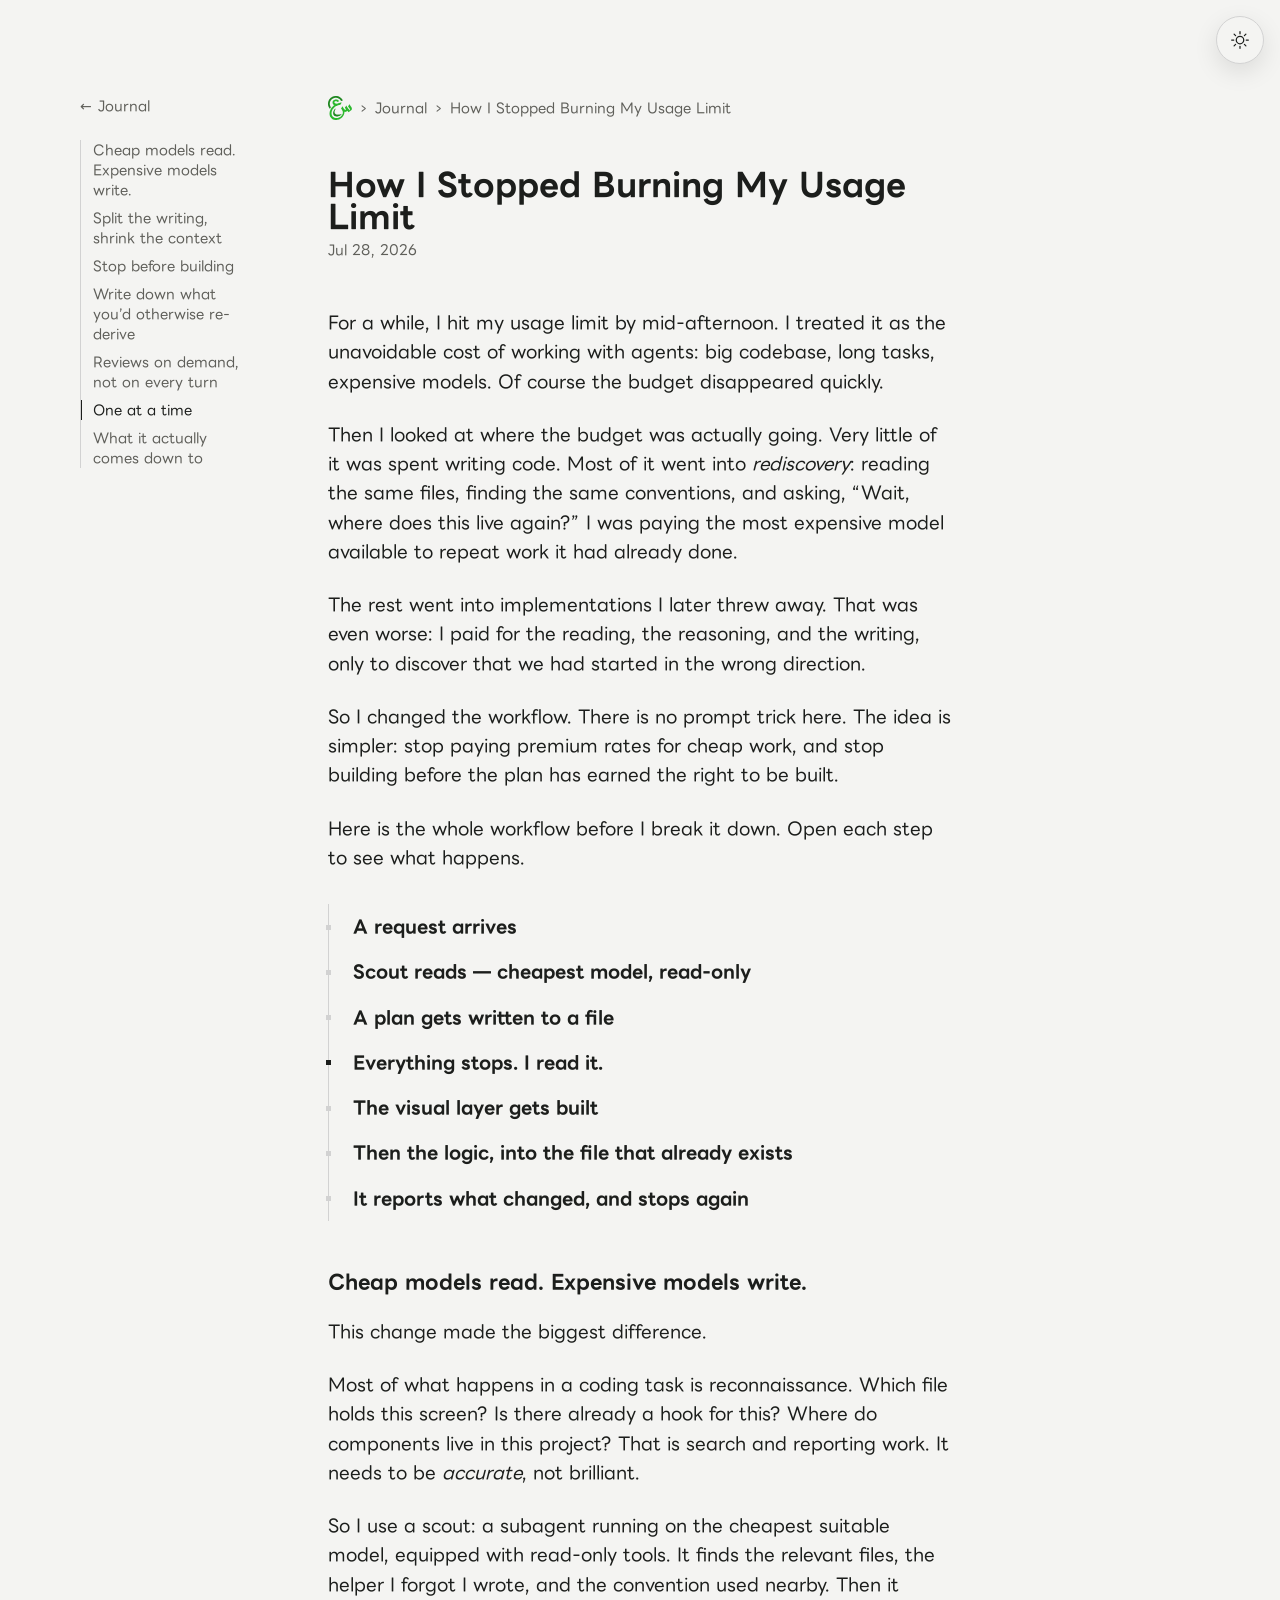
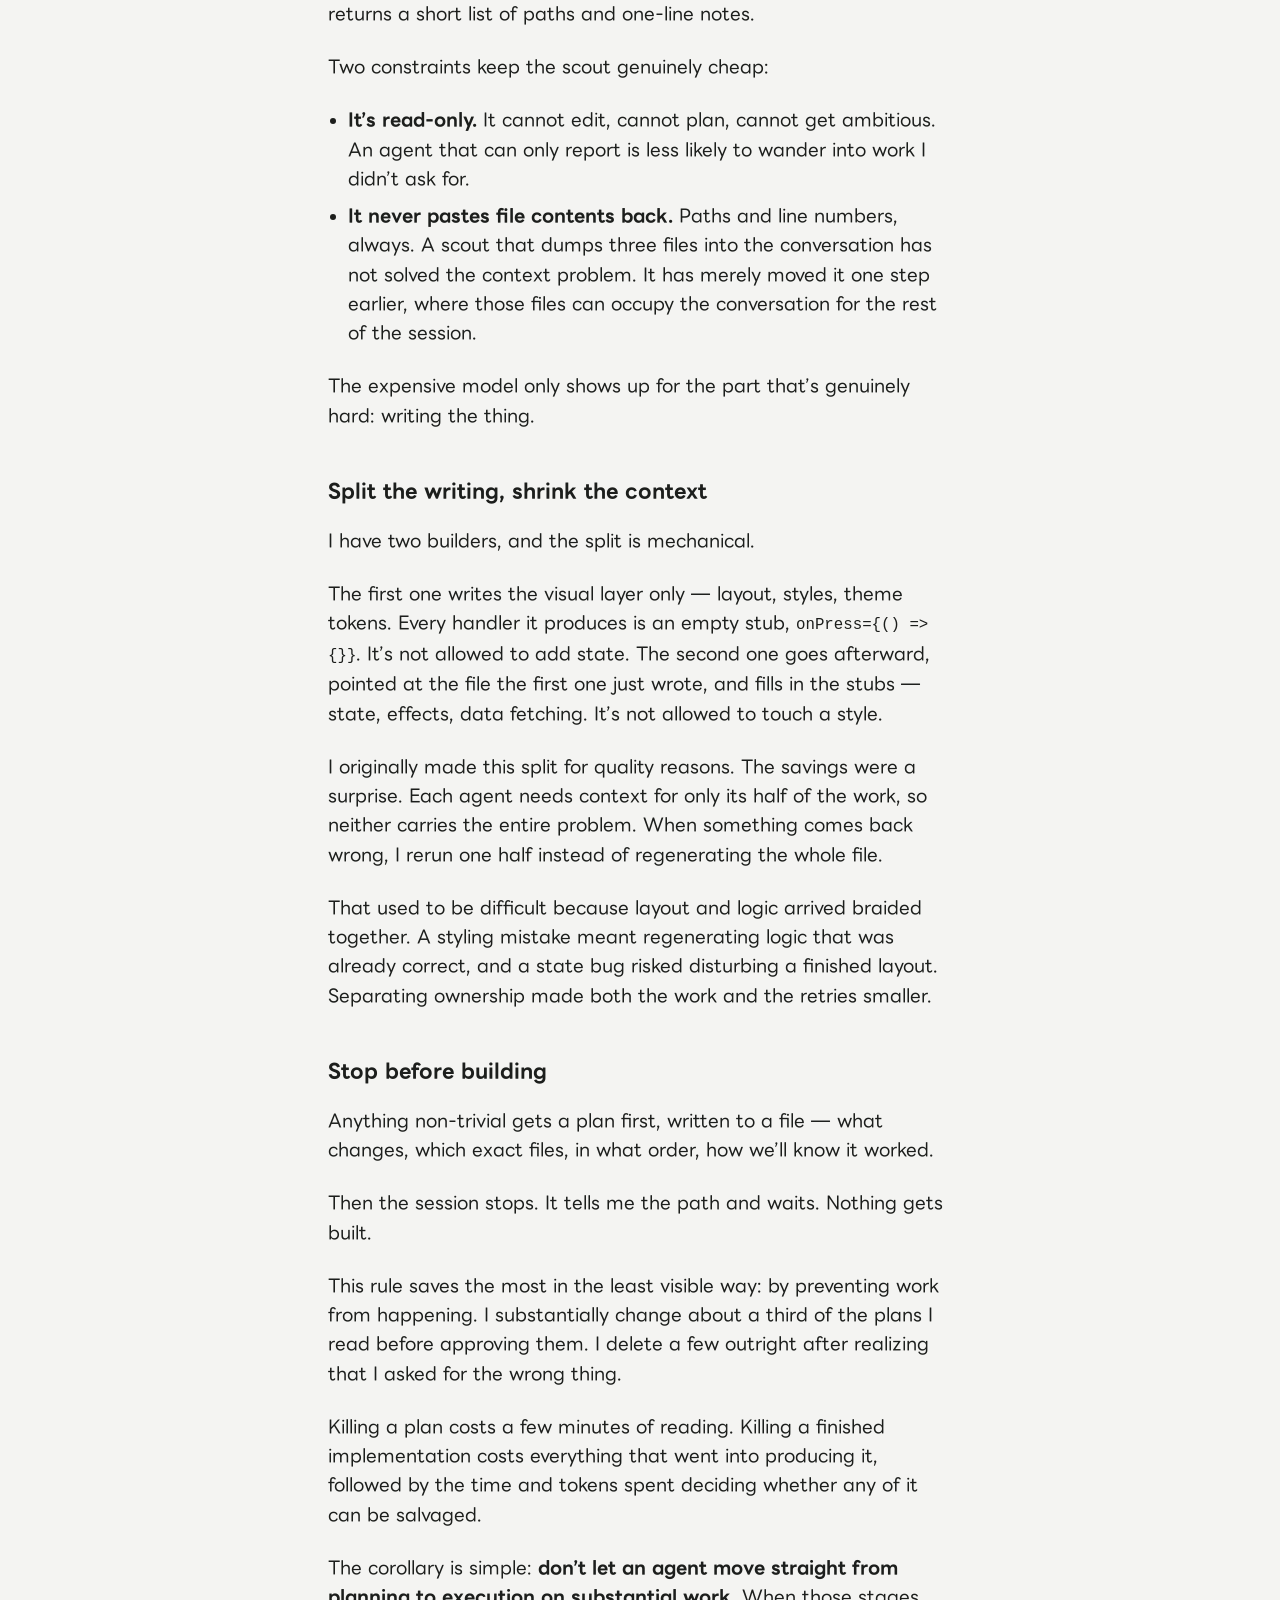
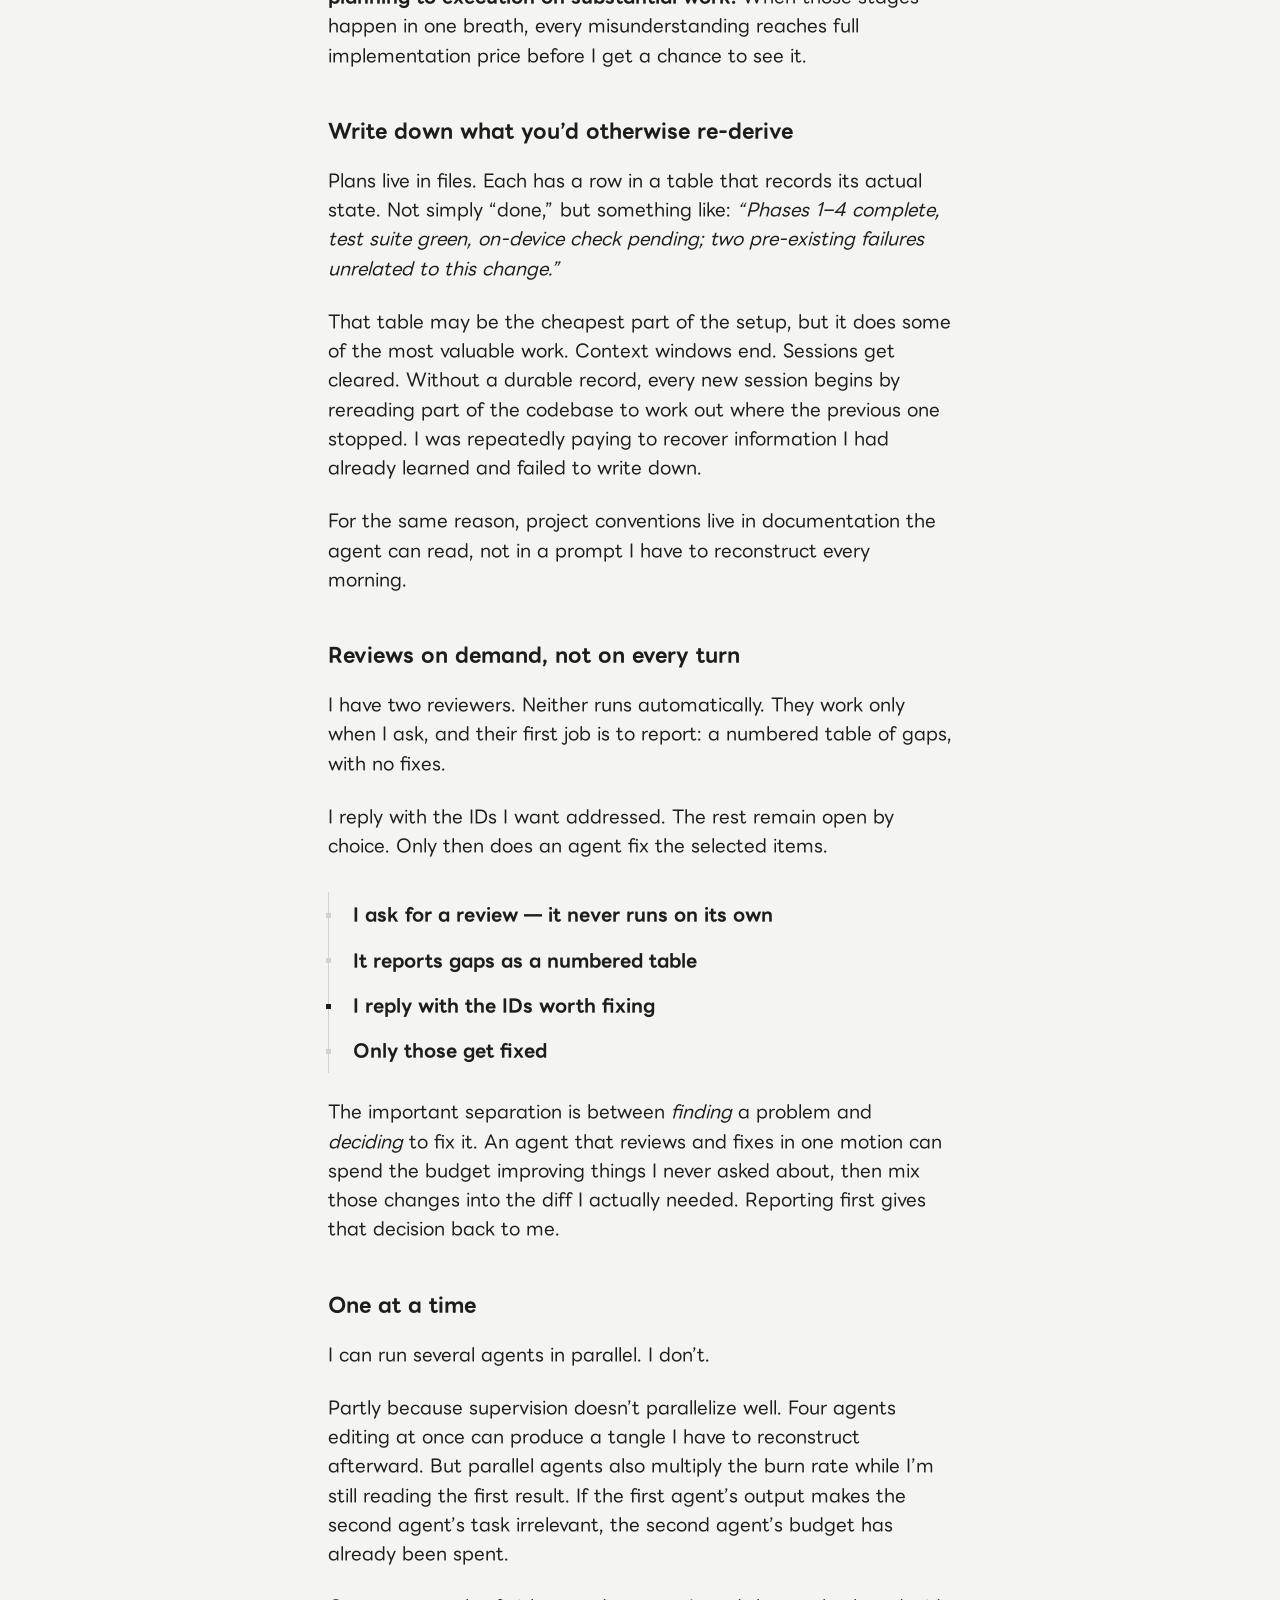
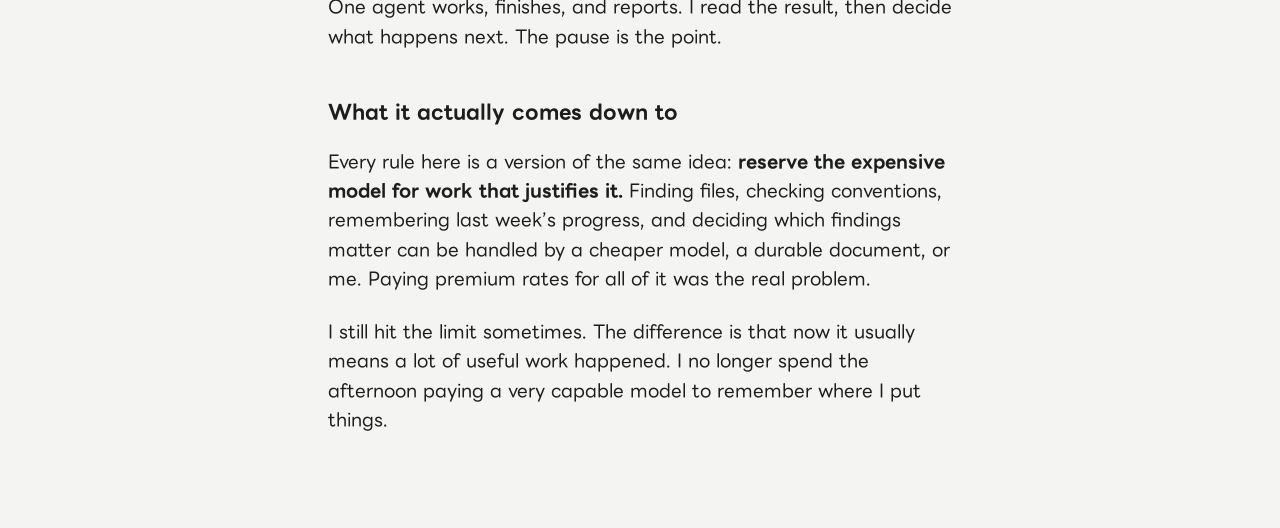
<file: journal/how-i-stopped-burning-my-usage-limit/index.html>
<!DOCTYPE html><html lang="en"><head><meta charset="utf-8"><meta name="viewport" content="width=device-width, initial-scale=1"><link rel="icon" href="/favicon.svg" type="image/svg+xml"><link rel="canonical" href="http://localhost:4321/journal/how-i-stopped-burning-my-usage-limit/"><title>How I Stopped Burning My Usage Limit — Sofyan Arifin</title><meta name="description" content="I kept hitting the wall by mid-afternoon. The fix wasn't a better prompt. It was realizing that I was paying an expensive model to rediscover the same things over and over."><meta property="og:type" content="website"><meta property="og:title" content="How I Stopped Burning My Usage Limit — Sofyan Arifin"><meta property="og:description" content="I kept hitting the wall by mid-afternoon. The fix wasn't a better prompt. It was realizing that I was paying an expensive model to rediscover the same things over and over."><meta name="twitter:card" content="summary_large_image"><meta name="twitter:title" content="How I Stopped Burning My Usage Limit — Sofyan Arifin"><meta name="twitter:description" content="I kept hitting the wall by mid-afternoon. The fix wasn't a better prompt. It was realizing that I was paying an expensive model to rediscover the same things over and over."><script>
      (() => {
        let theme;
        try {
          theme = localStorage.getItem("theme");
        } catch {}

        const systemTheme = matchMedia("(prefers-color-scheme: dark)").matches
          ? "dark"
          : "light";
        document.documentElement.dataset.theme =
          theme === "light" || theme === "dark" ? theme : systemTheme;
      })();
    </script><link rel="stylesheet" href="/_astro/logo.CJAjCo0W.css"></head><body class="bg-bg text-text font-sans antialiased"><button class="theme-toggle" type="button" aria-label="Switch to dark mode" aria-pressed="false" data-theme-toggle><svg class="theme-toggle-icon theme-toggle-sun" aria-hidden="true" viewBox="0 0 24 24" fill="none" stroke="currentColor" stroke-width="1.5" stroke-linecap="round"><circle cx="12" cy="12" r="4.5"></circle><path d="M12 2v2.5M12 19.5V22M2 12h2.5M19.5 12H22M4.93 4.93l1.77 1.77M17.3 17.3l1.77 1.77M19.07 4.93L17.3 6.7M6.7 17.3l-1.77 1.77"></path></svg><svg class="theme-toggle-icon theme-toggle-moon" aria-hidden="true" viewBox="0 0 24 24" fill="none" stroke="currentColor" stroke-width="1.5" stroke-linecap="round" stroke-linejoin="round"><path d="M20 14.5A8.5 8.5 0 0 1 9.5 4a8.5 8.5 0 1 0 10.5 10.5z"></path></svg></button><nav id="toc" aria-label="Sections" class="fixed top-24 left-20 hidden w-40 xl:block"><a href="/journal" class="text-muted hover:text-text mb-6 flex items-baseline gap-1.5 text-sm transition-colors duration-100"><span aria-hidden="true">←</span>Journal</a><ul class="border-border relative flex flex-col gap-2 border-l"><li class="relative"><a href="#cheap-models-read-expensive-models-write" class="text-muted hover:text-text data-active:text-text before:bg-text block pl-3 text-sm transition-colors duration-100 before:absolute before:inset-y-0 before:left-0 before:w-px before:opacity-0 before:transition-opacity before:duration-100 data-active:before:opacity-100">Cheap models read. Expensive models write.</a></li><li class="relative"><a href="#split-the-writing-shrink-the-context" class="text-muted hover:text-text data-active:text-text before:bg-text block pl-3 text-sm transition-colors duration-100 before:absolute before:inset-y-0 before:left-0 before:w-px before:opacity-0 before:transition-opacity before:duration-100 data-active:before:opacity-100">Split the writing, shrink the context</a></li><li class="relative"><a href="#stop-before-building" class="text-muted hover:text-text data-active:text-text before:bg-text block pl-3 text-sm transition-colors duration-100 before:absolute before:inset-y-0 before:left-0 before:w-px before:opacity-0 before:transition-opacity before:duration-100 data-active:before:opacity-100">Stop before building</a></li><li class="relative"><a href="#write-down-what-youd-otherwise-re-derive" class="text-muted hover:text-text data-active:text-text before:bg-text block pl-3 text-sm transition-colors duration-100 before:absolute before:inset-y-0 before:left-0 before:w-px before:opacity-0 before:transition-opacity before:duration-100 data-active:before:opacity-100">Write down what you’d otherwise re-derive</a></li><li class="relative"><a href="#reviews-on-demand-not-on-every-turn" class="text-muted hover:text-text data-active:text-text before:bg-text block pl-3 text-sm transition-colors duration-100 before:absolute before:inset-y-0 before:left-0 before:w-px before:opacity-0 before:transition-opacity before:duration-100 data-active:before:opacity-100">Reviews on demand, not on every turn</a></li><li class="relative"><a href="#one-at-a-time" class="text-muted hover:text-text data-active:text-text before:bg-text block pl-3 text-sm transition-colors duration-100 before:absolute before:inset-y-0 before:left-0 before:w-px before:opacity-0 before:transition-opacity before:duration-100 data-active:before:opacity-100">One at a time</a></li><li class="relative"><a href="#what-it-actually-comes-down-to" class="text-muted hover:text-text data-active:text-text before:bg-text block pl-3 text-sm transition-colors duration-100 before:absolute before:inset-y-0 before:left-0 before:w-px before:opacity-0 before:transition-opacity before:duration-100 data-active:before:opacity-100">What it actually comes down to</a></li></ul></nav><script type="module">var e=[...document.querySelectorAll(`#toc ul a`)],t=new Set,n=()=>{let n=window.scrollY+window.innerHeight>=document.documentElement.scrollHeight-2?e.at(-1):e.find(e=>t.has(e.hash.slice(1)));if(n)for(let t of e)t.toggleAttribute(`data-active`,t===n)},r=new IntersectionObserver(e=>{for(let n of e)t[n.isIntersecting?`add`:`delete`](n.target.id);n()},{rootMargin:`0px 0px -75% 0px`});for(let t of e){let e=document.querySelector(t.hash);e&&r.observe(e)}addEventListener(`scroll`,n,{passive:!0});</script><div class="mx-auto w-full max-w-2xl px-6 py-16 sm:py-24"><nav aria-label="Breadcrumb" class="mb-12"><ol class="text-muted flex items-center gap-2 text-sm"><li class="flex"><a href="/" class="hover:text-text transition-colors duration-100" aria-label="Sofyan Arifin"><svg viewBox="0 0 586 589" fill="none" class="h-6 w-auto" aria-hidden="true">
<path fill-rule="evenodd" clip-rule="evenodd" d="M193.44 83.939C198.079 83.9053 205.485 84.4526 209.888 85.1684C214.29 85.8758 221.696 87.7284 226.335 89.2694C230.974 90.8105 237.232 93.3031 240.252 94.8104C243.271 96.3178 249.125 99.8714 253.275 102.709C257.424 105.547 262.443 109.379 268.052 114.6L257.315 132.402C251.411 142.195 246.392 150.422 246.156 150.7C245.92 150.978 243.457 149.269 240.673 146.911C237.89 144.545 233.15 140.982 230.13 138.995C227.111 136.999 221.898 134.204 218.533 132.78C215.168 131.349 209.474 129.564 205.881 128.806C201.175 127.821 196.991 127.568 190.91 127.896C185.984 128.166 180.198 129.075 176.993 130.077C173.973 131.029 169.436 133.05 166.905 134.574C163.793 136.435 161.465 138.684 159.736 141.479C157.509 145.075 157.172 146.422 157.172 151.584C157.172 156.199 157.661 158.591 159.323 162.178C160.588 164.906 163.565 168.89 166.568 171.862C169.377 174.641 174.488 178.506 177.921 180.443C181.354 182.388 187.199 185.032 190.91 186.321C197.168 188.493 198.577 188.662 222.961 188.561L249.53 180.931C264.147 176.729 284.642 171.197 295.076 168.628C305.518 166.052 318.608 162.995 324.175 161.833C329.742 160.662 334.482 159.888 334.718 160.098C334.954 160.317 329.877 171.761 323.45 185.546C317.022 199.323 311.515 210.868 311.22 211.188C310.924 211.516 304.042 213.167 295.919 214.859C287.805 216.552 275.845 219.398 269.351 221.175C262.856 222.952 252.414 226.177 246.156 228.341C239.897 230.514 229.262 234.724 222.539 237.706C215.817 240.678 206.134 245.411 201.031 248.206C195.928 251.002 187.013 256.408 181.21 260.215C175.416 264.021 166.872 270.194 162.233 273.924C157.594 277.654 149.058 285.587 143.255 291.549C137.461 297.511 129.988 305.983 126.656 310.387C123.324 314.782 118.449 321.797 115.818 325.965C113.195 330.134 108.556 338.664 105.511 344.913C102.474 351.161 98.3667 361.207 96.3846 367.228C94.4109 373.249 92.0155 382.15 91.0708 387.017C90.1346 391.876 88.9116 400.407 88.3549 405.964C87.7561 412.07 87.5621 421.24 87.8657 429.122C88.1441 436.297 88.996 445.585 89.7466 449.753C90.4973 453.922 92.0577 460.557 93.2048 464.49C94.3519 468.423 96.7135 474.679 98.451 478.385C100.189 482.09 103.841 488.532 106.582 492.7C109.315 496.869 114.603 503.336 118.34 507.066C122.068 510.797 127.972 515.849 131.447 518.3C134.93 520.75 141.568 524.658 146.207 526.99C150.846 529.315 158.437 532.481 163.076 534.022C167.715 535.554 175.492 537.626 180.367 538.611C185.697 539.698 194.09 540.59 201.453 540.868C208.31 541.121 217.757 540.902 222.961 540.363C228.064 539.832 236.034 538.62 240.673 537.668C245.312 536.716 253.663 534.434 259.229 532.599C264.796 530.771 273.905 527.049 279.472 524.346C285.039 521.635 293.575 516.793 298.45 513.576C303.325 510.367 310.882 504.734 315.26 501.062C319.637 497.391 326.191 491.159 329.818 487.227C333.453 483.294 338.876 476.658 341.871 472.49C344.865 468.322 349.563 460.557 352.312 455.227C355.062 449.897 358.267 442.697 359.44 439.227C360.62 435.749 362.248 429.88 363.058 426.175C364.062 421.585 364.526 415.817 364.517 408.07C364.5 399.573 364.036 394.571 362.662 388.28C361.649 383.649 359.448 375.876 357.77 371.018C356.091 366.15 352.759 358.007 350.372 352.912C347.977 347.818 342.444 338.151 338.075 331.439C333.697 324.719 327.574 315.06 318.785 300.703L320.734 298.597C321.805 297.435 331.15 286.64 341.499 274.598C351.849 262.556 360.46 252.703 360.646 252.703C360.831 252.703 362.484 256.678 364.323 261.545C366.162 266.404 370.025 275.684 372.909 282.16C375.794 288.635 380.374 297.915 383.09 302.791C385.797 307.667 389.972 314.269 392.368 317.477C394.755 320.677 398.677 325.039 401.081 327.161C403.476 329.283 407.466 332.239 409.937 333.73C412.4 335.228 417.46 337.216 421.172 338.167C424.883 339.111 430.104 339.877 432.769 339.868C435.434 339.868 439.609 339.439 442.047 338.917C444.485 338.403 446.661 337.847 446.897 337.687C447.133 337.527 444.788 334.066 441.701 329.991C438.606 325.923 433.933 319.187 431.318 315.018C428.695 310.85 424.52 303.271 422.04 298.176C419.552 293.082 416.819 286.985 414.424 280.332L430.466 261.461C439.289 251.086 448.204 240.56 454.066 233.537L457.204 243.12C458.924 248.392 462.88 257.823 465.992 264.071C469.105 270.32 474.596 279.793 478.189 285.124C481.782 290.454 487.171 297.84 490.157 301.545C493.143 305.25 498.963 311.995 503.087 316.526C507.203 321.056 513.732 328.256 517.586 332.525C521.905 337.308 525.785 342.63 527.708 346.411C529.42 349.788 531.006 352.55 531.242 352.559C531.478 352.567 533.089 351.035 534.826 349.165C536.564 347.287 538.715 344.332 539.592 342.597C540.478 340.862 541.464 338.108 541.793 336.492C542.131 334.841 541.937 331.506 541.363 328.913C540.79 326.361 538.833 321.435 537.003 317.966C535.172 314.488 527.784 303.507 520.572 293.545C513.369 283.583 505.474 272.215 503.037 268.282C500.599 264.349 497.031 258.278 491.583 248.493L511.497 226.598C522.445 214.556 532.026 204.039 532.794 203.23C534.11 201.841 534.388 202.321 537.416 211.23C539.195 216.443 542.848 225.251 545.547 230.809C548.355 236.611 555.913 249.158 563.284 260.282C570.352 270.935 577.184 281.73 578.466 284.282C579.748 286.825 581.84 291.751 583.122 295.229C584.91 300.096 585.543 303.574 585.863 310.387C586.192 317.216 585.956 320.382 584.834 324.281C584.033 327.06 582.009 331.986 580.33 335.229C578.112 339.515 575.076 343.313 569.205 349.123C564.111 354.176 555.246 361.376 545.133 368.66C536.336 375.001 523.625 384.348 504.673 398.655L501.409 393.468C499.612 390.613 493.919 384.087 488.757 378.967C483.595 373.847 477.565 368.255 471.357 363.439L463.555 371.287C458.958 375.91 453.324 380.575 449.849 382.647C446.602 384.584 441.094 387.169 437.619 388.39C432.212 390.293 429.817 390.638 421.172 390.714C415.605 390.765 409.439 390.52 403.881 389.544V392.701C403.881 394.436 403.316 400.693 402.616 406.596C401.924 412.499 400.355 421.787 399.141 427.227C397.926 432.667 395.413 441.669 393.557 447.227C391.702 452.785 388.37 461.307 386.16 466.174C383.95 471.033 379.961 478.806 377.287 483.437C374.622 488.069 370.16 495.083 367.368 499.016C364.585 502.948 359.937 509.012 357.044 512.489C354.151 515.959 346.999 523.445 341.145 529.121C335.292 534.797 325.853 542.889 320.169 547.1C314.484 551.318 305.476 557.356 300.137 560.523C294.798 563.689 287.207 567.765 283.268 569.592C279.329 571.411 272.488 574.249 268.086 575.899C263.683 577.541 256.657 579.882 252.482 581.095C248.307 582.308 240.336 584.202 234.769 585.297C229.203 586.4 220.093 587.764 214.527 588.328C208.31 588.96 199.201 589.162 190.91 588.867C183.488 588.59 172.86 587.604 167.293 586.653C161.727 585.71 153.562 583.966 149.159 582.779C144.756 581.592 136.592 578.821 131.025 576.632C125.458 574.451 117.294 570.678 112.891 568.253C108.488 565.836 100.897 560.868 96.0219 557.222C91.1468 553.584 83.1762 546.476 78.301 541.441C73.4174 536.396 67.0157 528.675 64.072 524.279C61.12 519.875 56.8099 512.489 54.482 507.858C52.1625 503.226 48.8225 495.083 47.0597 489.753C45.2968 484.422 43.087 476.279 42.1508 471.648C41.2061 467.016 40.059 460.002 39.5867 456.069C39.1228 452.136 38.4902 444.928 38.1866 440.069C37.8829 435.202 38.0769 425.543 38.6167 418.596C39.1565 411.649 40.1518 402.268 40.8181 397.754C41.4929 393.24 42.834 385.847 43.8039 381.333C44.7739 376.82 47.6248 366.874 50.1298 359.228C53.2759 349.645 57.1473 340.374 62.6044 329.334C67.488 319.456 73.7548 308.5 78.9758 300.703C83.6232 293.755 91.3913 283.33 96.2412 277.545C101.083 271.751 110.327 261.941 116.771 255.726C123.223 249.512 133.808 240.476 140.303 235.642C146.798 230.8 152.676 226.539 153.376 226.152C154.076 225.773 154.456 225.301 154.22 225.099C153.984 224.906 151.521 223.55 148.737 222.093C145.954 220.636 141.02 217.428 137.773 214.961C134.525 212.493 129.498 207.668 126.597 204.224C123.695 200.78 120.01 195.314 118.399 192.072C116.788 188.83 114.662 183.146 113.667 179.441C112.292 174.296 111.853 170.119 111.803 161.757C111.752 153.109 112.115 149.395 113.532 144.073C114.519 140.368 116.518 134.684 117.968 131.442C119.419 128.199 122.616 122.515 125.079 118.81C127.533 115.105 132.391 109.421 135.866 106.179C139.341 102.937 145.178 98.4904 148.83 96.2925C152.491 94.0946 159.281 90.9452 163.92 89.2863C168.559 87.6358 175.205 85.7747 178.68 85.1516C182.163 84.5284 188.801 83.9811 193.44 83.939Z" fill="#2BB82D" />
<path d="M222.539 1.70801C217.276 0.806964 208.015 0.234339 195.549 0.0490782C185.115 -0.102499 173.729 0.108025 170.245 0.529072C166.77 0.95012 159.938 2.07853 155.063 3.03851C150.188 3.9985 141.652 6.12058 136.086 7.75425C130.519 9.39633 121.789 12.4363 116.686 14.5163C111.583 16.5962 104.372 19.9478 100.661 21.9604C96.9496 23.973 90.1176 28.1666 85.4787 31.2824C80.8397 34.3981 73.2487 40.057 68.6097 43.8549C63.9707 47.6611 56.7845 54.3389 52.6348 58.6841C48.4934 63.0378 42.5555 70.0103 39.4516 74.1787C36.3478 78.3471 31.869 84.8817 29.4905 88.7048C27.112 92.5279 22.9453 100.107 20.2294 105.547C17.5051 110.987 13.912 119.037 12.242 123.441C10.5719 127.837 8.27776 134.658 7.14754 138.599C6.01731 142.532 4.31355 149.731 3.36888 154.599C2.41579 159.458 1.19279 167.988 0.644543 173.546C0.0288253 179.761 -0.165168 189.167 0.146908 197.967C0.433681 205.84 1.22652 215.878 1.91815 220.282C2.60978 224.678 4.33885 232.829 5.77272 238.387C7.20658 243.945 10.0996 252.846 12.2167 258.176C14.3253 263.507 18.1546 271.835 20.7186 276.703C23.2827 281.561 27.7361 289.14 30.6123 293.544C33.4969 297.94 38.1949 304.483 41.0542 308.071C43.9135 311.658 46.5451 314.597 46.8909 314.597C47.2367 314.597 49.2019 311.473 51.2599 307.649C53.3095 303.826 57.0797 297.292 59.627 293.123C62.1742 288.955 65.9022 283.178 67.9096 280.281L71.5618 275.018C65.2022 265.553 61.6428 259.397 59.5342 255.229C57.434 251.061 54.3301 243.667 52.6348 238.808C50.9394 233.941 48.8308 227.12 47.9452 223.651C47.0596 220.173 45.7438 212.88 45.0268 207.44C44.3184 202 43.7279 194.514 43.7279 190.809C43.7279 187.104 44.3184 179.617 45.0353 174.177C45.7522 168.738 47.2957 160.493 48.4766 155.862C49.6489 151.23 51.9431 143.837 53.5794 139.441C55.2157 135.037 58.6148 127.458 61.1367 122.599C63.6586 117.732 68.2723 110.153 71.3762 105.757C74.4885 101.353 81.9699 92.8058 88.0006 86.7596C96.1483 78.5913 101.47 74.1029 108.674 69.3366C114.013 65.7998 122.734 60.8315 128.073 58.2968C133.412 55.7537 141.383 52.4947 145.785 51.0463C150.188 49.5979 157.408 47.6864 161.811 46.7938C166.214 45.9011 174.378 44.8317 179.945 44.4106C185.959 43.9559 194.511 43.9475 201.031 44.3938C207.062 44.8064 215.226 45.7411 219.165 46.4738C223.104 47.2064 230.889 49.2611 236.456 51.0548C242.023 52.84 251.326 56.7052 257.121 59.6273C262.924 62.5578 270.7 66.9788 274.411 69.463C278.122 71.9471 284.195 76.5113 287.907 79.6102C291.618 82.7091 297.193 88.0648 300.305 91.5006C303.409 94.9447 307.517 99.8373 309.431 102.389C311.338 104.932 314.838 110.237 317.2 114.178L317.696 115.005C319.832 118.561 321.537 121.401 321.569 121.479C321.611 121.555 331.133 119.374 342.731 116.646C354.328 113.909 364.104 111.669 364.45 111.66C364.795 111.66 365.082 111.079 365.082 110.389C365.082 109.69 362.965 105.05 360.384 100.073C357.795 95.0963 353.308 87.4164 350.415 83.0207C347.513 78.6165 342.292 71.6103 338.792 67.4419C335.3 63.2736 329.067 56.6294 324.934 52.68C320.809 48.7306 314.391 43.198 310.68 40.3854C306.968 37.5728 300.516 33.0255 296.341 30.2803C292.166 27.5351 284.575 23.1562 279.472 20.5457C274.369 17.9352 267.158 14.5921 263.446 13.11C259.735 11.6363 254.422 9.68264 251.638 8.7816C248.855 7.88056 242.968 6.22163 238.565 5.11007C234.162 3.99008 226.942 2.46589 222.539 1.70801Z" fill="#1F8720" />
<path d="M182.264 314.277C178.899 312.138 175.989 310.387 175.803 310.387C175.61 310.387 173.661 312.374 171.468 314.808C169.275 317.241 165.328 322.067 162.688 325.544C160.048 329.014 156.362 334.134 154.498 336.913C152.634 339.692 148.788 346.134 145.945 351.228C143.103 356.323 138.886 365.224 136.575 371.018C134.264 376.803 131.438 385.139 130.291 389.544C129.144 393.939 127.752 400.954 127.187 405.122C126.554 409.838 126.352 417.476 126.639 425.333C126.959 433.88 127.643 440.01 128.773 444.28C129.684 447.749 131.354 452.869 132.476 455.648C133.597 458.427 135.967 462.974 137.739 465.753C139.518 468.532 142.335 472.482 144.005 474.536C145.684 476.583 149.901 480.515 153.376 483.269C156.86 486.022 163.498 490.123 168.137 492.372C172.784 494.637 180.358 497.433 185.006 498.612C189.645 499.782 197.05 501.163 201.453 501.685C206.193 502.233 214.982 502.418 222.961 502.132C230.383 501.854 239.686 501.045 243.625 500.321C247.564 499.597 253.831 498.191 257.542 497.205C261.253 496.212 268.085 493.913 272.724 492.094C277.363 490.267 284.01 487.227 287.485 485.332C290.968 483.446 297.041 479.715 300.98 477.054C304.919 474.393 311.565 469.012 315.74 465.113C319.915 461.206 325.465 455.395 328.08 452.195C330.695 449.004 334.397 443.825 336.303 440.701C338.218 437.577 339.762 434.924 339.745 434.806C339.728 434.688 335.08 436.532 329.412 438.907C323.753 441.282 314.559 444.81 308.993 446.747C303.426 448.692 293.743 451.547 287.485 453.105C281.226 454.663 273.256 456.44 269.772 457.054C265.791 457.762 256.572 458.174 244.89 458.174C230.172 458.174 224.943 457.863 219.587 456.675C215.876 455.85 209.803 454.132 206.092 452.869C202.381 451.598 196.341 448.861 192.681 446.789C189.012 444.718 183.319 440.516 180.029 437.467C176.731 434.41 172.43 429.484 170.464 426.52C168.499 423.547 165.977 418.47 164.872 415.228C163.759 411.985 162.367 406.301 161.777 402.596C161.102 398.352 160.891 392.584 161.212 387.017C161.515 381.754 162.637 374.596 163.987 369.333C165.235 364.466 167.563 357.266 169.157 353.334C170.76 349.393 173.459 343.532 175.162 340.289C176.866 337.056 180.628 330.892 183.529 326.605C186.431 322.319 188.708 318.665 188.59 318.488C188.472 318.311 185.63 316.416 182.264 314.277Z" fill="#1F8720" />
</svg></a></li><li class="flex items-center gap-2"><span aria-hidden="true">›</span><a href="/journal" class="hover:text-text transition-colors duration-100">Journal</a></li><li class="flex items-center gap-2"><span aria-hidden="true">›</span><span aria-current="page">How I Stopped Burning My Usage Limit</span></li></ol></nav><main class="flex flex-col gap-12"><header class="flex flex-col gap-2"><h1 class="text-[clamp(1.5rem,4.5vw,2rem)] leading-none font-bold">How I Stopped Burning My Usage Limit</h1><time datetime="2026-07-28" class="text-muted text-sm">Jul 28, 2026</time></header><article class="prose text-lg leading-relaxed"><p>For a while, I hit my usage limit by mid-afternoon. I treated it as the
unavoidable cost of working with agents: big codebase, long tasks, expensive
models. Of course the budget disappeared quickly.</p>
<p>Then I looked at where the budget was actually going. Very little of it was
spent writing code. Most of it went into <em>rediscovery</em>: reading the same files,
finding the same conventions, and asking, “Wait, where does this live again?”
I was paying the most expensive model available to repeat work it had already
done.</p>
<p>The rest went into implementations I later threw away. That was even worse: I
paid for the reading, the reasoning, and the writing, only to discover that we
had started in the wrong direction.</p>
<p>So I changed the workflow. There is no prompt trick here. The idea is simpler:
stop paying premium rates for cheap work, and stop building before the plan
has earned the right to be built.</p>
<p>Here is the whole workflow before I break it down. Open each step to see what
happens.</p>
<ul class="flow">
<li><details>
<summary>A request arrives</summary>
<p>The first decision is mine. A tiny change — a rename, a padding value, one
handler — gets edited directly. Adding ceremony to a one-line diff is another
kind of waste. Everything else takes the longer path.</p>
</details></li>
<li><details>
<summary>Scout reads — cheapest model, read-only</summary>
<p>It finds the relevant files, the hook I forgot I wrote, and the convention
used nearby. It returns paths and one-line notes, never entire files. This used
to run on the expensive model, and it consumed most of my budget.</p>
</details></li>
<li><details>
<summary>A plan gets written to a file</summary>
<p>The plan says what will change, which files are involved, what order the
work follows, and how we'll know it succeeded. It lives on disk, not only in
the chat, so it outlasts the session that created it.</p>
</details></li>
<li><details data-you>
<summary>Everything stops. I read it.</summary>
<p>Nothing gets built until I approve the plan. This is the cheapest step in
the sequence and the one that saves the most. Wrong work dies here at the
price of a plan, not a finished implementation.</p>
</details></li>
<li><details>
<summary>The visual layer gets built</summary>
<p>Layout, styles, theme tokens. Every handler is left as an empty stub. It only
needs context for the visual half of the problem.</p>
</details></li>
<li><details>
<summary>Then the logic, into the file that already exists</summary>
<p>State, effects, and data are added without touching the styles. If one half
comes back wrong, I rerun that half instead of regenerating the entire file.</p>
</details></li>
<li><details>
<summary>It reports what changed, and stops again</summary>
<p>A progress note goes into the plan. Reviews run only when I request them,
and even then they report before they fix anything.</p>
</details></li>
</ul>
<h2 id="cheap-models-read-expensive-models-write">Cheap models read. Expensive models write.</h2>
<p>This change made the biggest difference.</p>
<p>Most of what happens in a coding task is reconnaissance. Which file holds this
screen? Is there already a hook for this? Where do components live in this
project? That is search and reporting work. It needs to be <em>accurate</em>, not
brilliant.</p>
<p>So I use a scout: a subagent running on the cheapest suitable model, equipped
with read-only tools. It finds the relevant files, the helper I forgot I wrote,
and the convention used nearby. Then it returns a short list of paths and
one-line notes.</p>
<p>Two constraints keep the scout genuinely cheap:</p>
<ul>
<li><strong>It’s read-only.</strong> It cannot edit, cannot plan, cannot get ambitious. An
agent that can only report is less likely to wander into work I didn’t ask
for.</li>
<li><strong>It never pastes file contents back.</strong> Paths and line numbers, always. A
scout that dumps three files into the conversation has not solved the
context problem. It has merely moved it one step earlier, where those files
can occupy the conversation for the rest of the session.</li>
</ul>
<p>The expensive model only shows up for the part that’s genuinely hard: writing
the thing.</p>
<h2 id="split-the-writing-shrink-the-context">Split the writing, shrink the context</h2>
<p>I have two builders, and the split is mechanical.</p>
<p>The first one writes the visual layer only — layout, styles, theme tokens.
Every handler it produces is an empty stub, <code>onPress={() =&gt; {}}</code>. It’s not
allowed to add state. The second one goes afterward, pointed at the file the
first one just wrote, and fills in the stubs — state, effects, data fetching.
It’s not allowed to touch a style.</p>
<p>I originally made this split for quality reasons. The savings were a surprise.
Each agent needs context for only its half of the work, so neither carries the
entire problem. When something comes back wrong, I rerun one half instead of
regenerating the whole file.</p>
<p>That used to be difficult because layout and logic arrived braided together.
A styling mistake meant regenerating logic that was already correct, and a
state bug risked disturbing a finished layout. Separating ownership made both
the work and the retries smaller.</p>
<h2 id="stop-before-building">Stop before building</h2>
<p>Anything non-trivial gets a plan first, written to a file — what changes, which
exact files, in what order, how we’ll know it worked.</p>
<p>Then the session stops. It tells me the path and waits. Nothing gets built.</p>
<p>This rule saves the most in the least visible way: by preventing work from
happening. I substantially change about a third of the plans I read before
approving them. I delete a few outright after realizing that I asked for the
wrong thing.</p>
<p>Killing a plan costs a few minutes of reading. Killing a finished
implementation costs everything that went into producing it, followed by the
time and tokens spent deciding whether any of it can be salvaged.</p>
<p>The corollary is simple: <strong>don’t let an agent move straight from planning to
execution on substantial work.</strong> When those stages happen in one breath, every
misunderstanding reaches full implementation price before I get a chance to
see it.</p>
<h2 id="write-down-what-youd-otherwise-re-derive">Write down what you’d otherwise re-derive</h2>
<p>Plans live in files. Each has a row in a table that records its actual state.
Not simply “done,” but something like: <em>“Phases 1–4 complete, test suite green,
on-device check pending; two pre-existing failures unrelated to this change.”</em></p>
<p>That table may be the cheapest part of the setup, but it does some of the most
valuable work. Context windows end. Sessions get cleared. Without a durable
record, every new session begins by rereading part of the codebase to work out
where the previous one stopped. I was repeatedly paying to recover information
I had already learned and failed to write down.</p>
<p>For the same reason, project conventions live in documentation the agent can
read, not in a prompt I have to reconstruct every morning.</p>
<h2 id="reviews-on-demand-not-on-every-turn">Reviews on demand, not on every turn</h2>
<p>I have two reviewers. Neither runs automatically. They work only when I ask,
and their first job is to report: a numbered table of gaps, with no fixes.</p>
<p>I reply with the IDs I want addressed. The rest remain open by choice. Only
then does an agent fix the selected items.</p>
<ul class="flow">
<li><details>
<summary>I ask for a review — it never runs on its own</summary>
<p>Automatic review adds a cost to every change, including the ones that don't
need it.</p>
</details></li>
<li><details>
<summary>It reports gaps as a numbered table</summary>
<p>Each row has an ID, severity, location, and owner. It fixes nothing.
Reporting is cheaper than acting.</p>
</details></li>
<li><details data-you>
<summary>I reply with the IDs worth fixing</summary>
<p>Usually I choose a handful from a longer list. The rest stay open on
purpose. Finding a gap and deciding not to spend on it is a valid outcome.</p>
</details></li>
<li><details>
<summary>Only those get fixed</summary>
<p>Each one routed to whichever builder owns it. No opportunistic extras, no
unrequested tidying bundled into the same diff.</p>
</details></li>
</ul>
<p>The important separation is between <em>finding</em> a problem and <em>deciding</em> to fix
it. An agent that reviews and fixes in one motion can spend the budget
improving things I never asked about, then mix those changes into the diff I
actually needed. Reporting first gives that decision back to me.</p>
<h2 id="one-at-a-time">One at a time</h2>
<p>I can run several agents in parallel. I don’t.</p>
<p>Partly because supervision doesn’t parallelize well. Four agents editing at
once can produce a tangle I have to reconstruct afterward. But parallel agents
also multiply the burn rate while I’m still reading the first result. If the
first agent’s output makes the second agent’s task irrelevant, the second
agent’s budget has already been spent.</p>
<p>One agent works, finishes, and reports. I read the result, then decide what
happens next. The pause is the point.</p>
<h2 id="what-it-actually-comes-down-to">What it actually comes down to</h2>
<p>Every rule here is a version of the same idea: <strong>reserve the expensive model
for work that justifies it.</strong> Finding files, checking conventions, remembering
last week’s progress, and deciding which findings matter can be handled by a
cheaper model, a durable document, or me. Paying premium rates for all of it
was the real problem.</p>
<p>I still hit the limit sometimes. The difference is that now it usually means a
lot of useful work happened. I no longer spend the afternoon paying a very
capable model to remember where I put things.</p>
</article></main></div><script type="application/ld+json">{"@context":"https://schema.org","@type":"BlogPosting","headline":"How I Stopped Burning My Usage Limit","datePublished":"2026-07-28","author":{"@type":"Person","name":"Sofyan Arifin"}}</script><script type="module">var e=document.querySelector(`[data-theme-toggle]`),t=matchMedia(`(prefers-color-scheme: dark)`),n=matchMedia(`(prefers-reduced-motion: reduce)`),r=!1,i=()=>{let t=document.documentElement.dataset.theme===`dark`;e&&(e.setAttribute(`aria-pressed`,String(t)),e.setAttribute(`aria-label`,t?`Switch to light mode`:`Switch to dark mode`))};e?.addEventListener(`click`,()=>{if(r)return;let e=document.documentElement.dataset.theme===`dark`?`light`:`dark`,t=()=>{document.documentElement.dataset.theme=e;try{localStorage.setItem(`theme`,e)}catch{}i()};if(!document.startViewTransition||n.matches){t();return}let a=Math.hypot(innerWidth,innerHeight),o=Math.min(760,Math.max(560,a*.48));r=!0,document.documentElement.style.setProperty(`--theme-ripple-radius`,`${a}px`),document.documentElement.style.setProperty(`--theme-ripple-duration`,`${o}ms`),document.documentElement.dataset.themeTransition=e;let s=document.startViewTransition(t),c=new Promise(e=>{setTimeout(e,o+50)});s.waitUntil?.(c),Promise.allSettled([s.finished,c]).then(()=>{r=!1,delete document.documentElement.dataset.themeTransition,document.documentElement.style.removeProperty(`--theme-ripple-radius`),document.documentElement.style.removeProperty(`--theme-ripple-duration`)})}),t.addEventListener(`change`,e=>{try{if(localStorage.getItem(`theme`))return}catch{}document.documentElement.dataset.theme=e.matches?`dark`:`light`,i()}),i();</script></body></html>
</file>
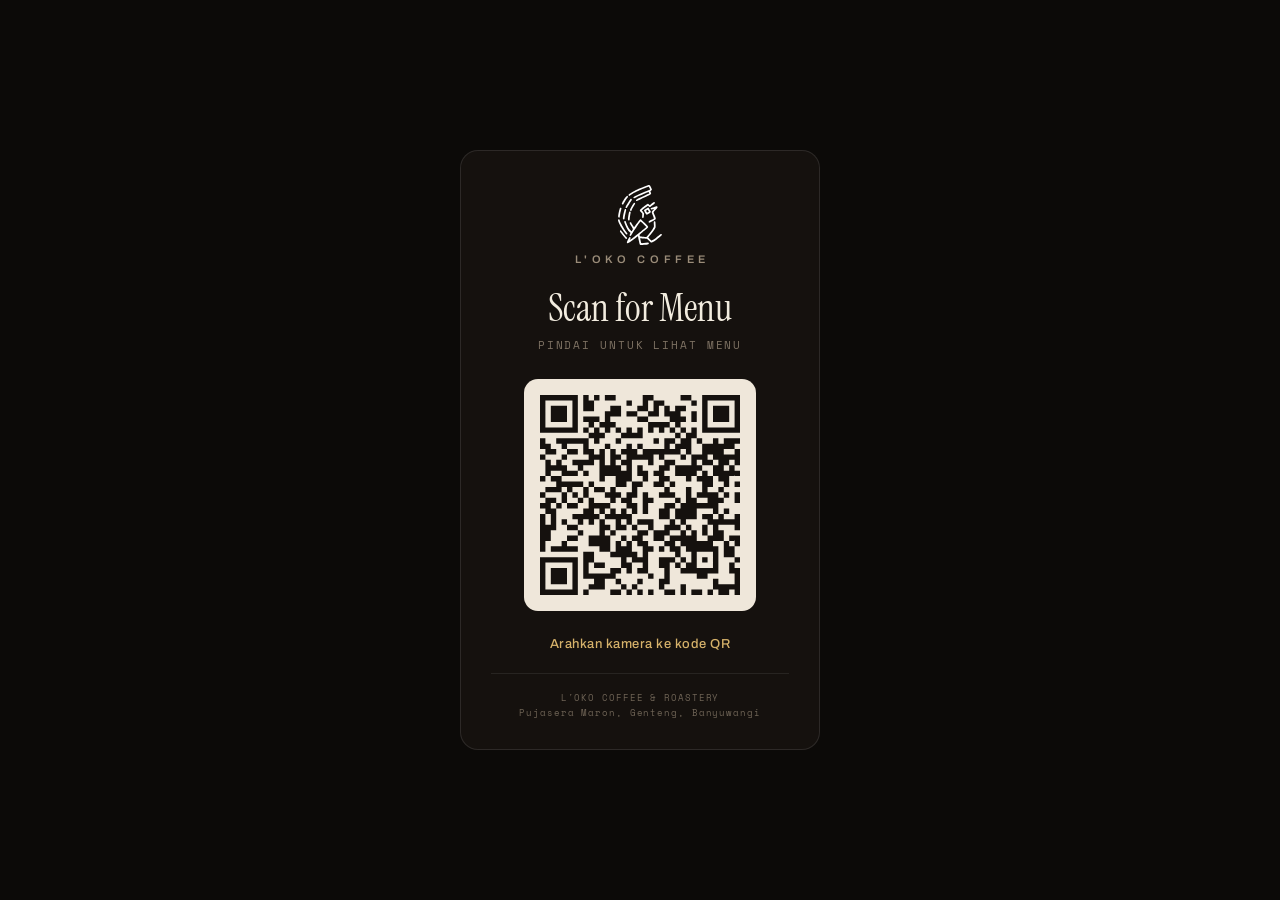
<file: loko-coffee/qr.html>
<!DOCTYPE html>
<html lang="id">

<head>
  <meta charset="utf-8">
  <meta name="viewport" content="width=device-width, initial-scale=1">
  <meta name="theme-color" content="#15110e">
  <title>L'oko Coffee — Scan for Menu</title>
  <link rel="preconnect" href="https://fonts.googleapis.com">
  <link rel="preconnect" href="https://fonts.gstatic.com" crossorigin>
  <link
    href="https://fonts.googleapis.com/css2?family=Instrument+Serif:ital@0;1&family=Archivo:wght@400;500;600;700&family=Space+Mono:wght@400;700&display=swap"
    rel="stylesheet">
  <style>
    * { box-sizing: border-box; }
    html, body { margin: 0; padding: 0; }
    body {
      background: #0c0a08;
      font-family: 'Archivo', sans-serif;
      -webkit-font-smoothing: antialiased;
      display: flex;
      justify-content: center;
      align-items: center;
      min-height: 100dvh;
      padding: 24px;
    }

    .card {
      width: 100%;
      max-width: 360px;
      background: #15110e;
      color: #efe7da;
      border: 1px solid rgba(255, 255, 255, .1);
      border-radius: 18px;
      padding: 34px 30px 28px;
      text-align: center;
      display: flex;
      flex-direction: column;
      align-items: center;
      gap: 6px;
    }

    .card img.logo { height: 60px; width: auto; }

    .brand {
      font-family: 'Archivo', sans-serif;
      font-size: 11px;
      font-weight: 600;
      letter-spacing: .42em;
      color: #9a8c79;
      padding-left: .42em;
      margin-top: 2px;
    }

    .headline {
      font-family: 'Instrument Serif', serif;
      font-size: 38px;
      line-height: 1.05;
      color: #f2ecdf;
      margin: 18px 0 2px;
    }

    .sub {
      font-family: 'Space Mono', monospace;
      font-size: 10.5px;
      letter-spacing: .18em;
      color: #7e7263;
      text-transform: uppercase;
      margin-bottom: 20px;
    }

    .qr-tile {
      background: #efe7da;
      border-radius: 14px;
      padding: 16px;
      width: 232px;
      height: 232px;
      display: flex;
      align-items: center;
      justify-content: center;
    }
    .qr-tile svg { width: 100%; height: 100%; display: block; }
    /* library renders modules as black paths; keep them dark on the cream tile */
    .qr-tile svg path { fill: #15110e; }
    .qr-tile svg rect { fill: transparent; }

    .hint {
      font-family: 'Archivo', sans-serif;
      font-size: 13px;
      font-weight: 500;
      color: #d6b26a;
      letter-spacing: .04em;
      margin-top: 20px;
    }

    .foot {
      font-family: 'Space Mono', monospace;
      font-size: 9px;
      letter-spacing: .1em;
      color: #6f6456;
      margin-top: 16px;
      padding-top: 16px;
      border-top: 1px solid rgba(255, 255, 255, .08);
      width: 100%;
      line-height: 1.7;
    }

    @media print {
      body { background: #fff; padding: 0; }
      .card { border: none; max-width: none; }
      * { -webkit-print-color-adjust: exact; print-color-adjust: exact; }
    }
  </style>
</head>

<body>
  <div class="card">
    <img class="logo" src="lokocoffee.svg" alt="L'oko Coffee">
    <div class="brand">L'OKO COFFEE</div>

    <div class="headline">Scan for Menu</div>
    <div class="sub">Pindai untuk lihat menu</div>

    <div class="qr-tile" id="qr"></div>

    <div class="hint">Arahkan kamera ke kode QR</div>

    <div class="foot">
      L'OKO COFFEE &amp; ROASTERY<br>
      Pujasera Maron, Genteng, Banyuwangi
    </div>
  </div>

  <script src="qrcode.js"></script>
  <script>
    // Change this to repoint the card at a different link.
    const MENU_URL = "https://drive.google.com/drive/folders/1bGdftMv9NP9AWNbWhwKeKKwzlFozPWsy";

    const qr = qrcode(0, 'M');      // type 0 = auto-size, 'M' = ~15% error correction
    qr.addData(MENU_URL);
    qr.make();
    document.getElementById('qr').innerHTML = qr.createSvgTag({ cellSize: 8, margin: 0, scalable: true });
  </script>
</body>

</html>
</file>
<file: _astro/logo.CJAjCo0W.css>
/*! tailwindcss v4.3.3 | MIT License | https://tailwindcss.com */
@layer properties{@supports (((-webkit-hyphens:none)) and (not (margin-trim:inline))) or ((-moz-orient:inline) and (not (color:rgb(from red r g b)))){*,:before,:after,::backdrop{--tw-translate-x:0;--tw-translate-y:0;--tw-translate-z:0;--tw-rotate-x:initial;--tw-rotate-y:initial;--tw-rotate-z:initial;--tw-skew-x:initial;--tw-skew-y:initial;--tw-divide-y-reverse:0;--tw-border-style:solid;--tw-leading:initial;--tw-font-weight:initial;--tw-tracking:initial;--tw-shadow:0 0 #0000;--tw-shadow-color:initial;--tw-shadow-alpha:100%;--tw-inset-shadow:0 0 #0000;--tw-inset-shadow-color:initial;--tw-inset-shadow-alpha:100%;--tw-ring-color:initial;--tw-ring-shadow:0 0 #0000;--tw-inset-ring-color:initial;--tw-inset-ring-shadow:0 0 #0000;--tw-ring-inset:initial;--tw-ring-offset-width:0px;--tw-ring-offset-color:#fff;--tw-ring-offset-shadow:0 0 #0000;--tw-outline-style:solid;--tw-blur:initial;--tw-brightness:initial;--tw-contrast:initial;--tw-grayscale:initial;--tw-hue-rotate:initial;--tw-invert:initial;--tw-opacity:initial;--tw-saturate:initial;--tw-sepia:initial;--tw-drop-shadow:initial;--tw-drop-shadow-color:initial;--tw-drop-shadow-alpha:100%;--tw-drop-shadow-size:initial;--tw-duration:initial;--tw-ease:initial;--tw-content:""}}}@layer theme{:root,:host{--font-sans:"LINE Seed JP", ui-sans-serif, system-ui, sans-serif;--font-mono:ui-monospace, SFMono-Regular, Menlo, Monaco, Consolas, "Liberation Mono", "Courier New", monospace;--spacing:.25rem;--container-2xl:42rem;--text-sm:.875rem;--text-sm--line-height:calc(1.25 / .875);--text-base:1rem;--text-base--line-height:calc(1.5 / 1);--text-lg:1.125rem;--text-lg--line-height:calc(1.75 / 1.125);--text-xl:1.25rem;--text-xl--line-height:calc(1.75 / 1.25);--font-weight-normal:400;--font-weight-medium:500;--font-weight-bold:700;--leading-relaxed:1.625;--radius-md:.375rem;--radius-2xl:1rem;--radius-3xl:1.5rem;--ease-out:cubic-bezier(0, 0, .2, 1);--default-transition-duration:.15s;--default-transition-timing-function:cubic-bezier(.4, 0, .2, 1);--default-font-family:var(--font-sans);--default-mono-font-family:var(--font-mono);--color-bg:#f4f4f2;--color-text:#1c1e1c;--color-muted:#5f5f5a;--color-border:#d2d2d2;--color-brand:#2bb82d;--color-brand-light:#4bc94d}}@layer base{*,:after,:before,::backdrop{box-sizing:border-box;border:0 solid;margin:0;padding:0}::file-selector-button{box-sizing:border-box;border:0 solid;margin:0;padding:0}html,:host{-webkit-text-size-adjust:100%;tab-size:4;line-height:1.5;font-family:var(--default-font-family,-apple-system, BlinkMacSystemFont, "Segoe UI", Roboto, "Helvetica Neue", "Noto Sans", Arial, sans-serif, "Apple Color Emoji", "Segoe UI Emoji", "Segoe UI Symbol", "Noto Color Emoji");font-feature-settings:var(--default-font-feature-settings,normal);font-variation-settings:var(--default-font-variation-settings,normal);-webkit-tap-highlight-color:transparent}hr{height:0;color:inherit;border-top-width:1px}abbr:where([title]){text-decoration:underline dotted}h1,h2,h3,h4,h5,h6{font-size:inherit;font-weight:inherit}a{color:inherit;-webkit-text-decoration:inherit;-webkit-text-decoration:inherit;-webkit-text-decoration:inherit;text-decoration:inherit}b,strong{font-weight:bolder}code,kbd,samp,pre{font-family:var(--default-mono-font-family,ui-monospace, SFMono-Regular, Menlo, Monaco, Consolas, "Liberation Mono", "Courier New", monospace);font-feature-settings:var(--default-mono-font-feature-settings,normal);font-variation-settings:var(--default-mono-font-variation-settings,normal);font-size:1em}small{font-size:80%}sub,sup{vertical-align:baseline;font-size:75%;line-height:0;position:relative}sub{bottom:-.25em}sup{top:-.5em}table{text-indent:0;border-color:inherit;border-collapse:collapse}:-moz-focusring:where(:not(iframe)){outline:auto}progress{vertical-align:baseline}summary{display:list-item}ol,ul,menu{list-style:none}img,svg,video,canvas,audio,iframe,embed,object{vertical-align:middle;display:block}img,video{max-width:100%;height:auto}button,input,select,optgroup,textarea{font:inherit;font-feature-settings:inherit;font-variation-settings:inherit;letter-spacing:inherit;color:inherit;opacity:1;background-color:#0000;border-radius:0}::file-selector-button{font:inherit;font-feature-settings:inherit;font-variation-settings:inherit;letter-spacing:inherit;color:inherit;opacity:1;background-color:#0000;border-radius:0}:where(select:is([multiple],[size])) optgroup{font-weight:bolder}:where(select:is([multiple],[size])) optgroup option{padding-inline-start:20px}::file-selector-button{margin-inline-end:4px}::placeholder{opacity:1}@supports (not ((-webkit-appearance:-apple-pay-button))) or (contain-intrinsic-size:1px){::placeholder{color:currentColor}@supports (color:color-mix(in lab, red, red)){::placeholder{color:color-mix(in oklab, currentcolor 50%, transparent)}}}textarea{resize:vertical}::-webkit-search-decoration{-webkit-appearance:none}::-webkit-date-and-time-value{min-height:1lh;text-align:inherit}::-webkit-datetime-edit{display:inline-flex}::-webkit-datetime-edit-fields-wrapper{padding:0}::-webkit-datetime-edit{padding-block:0}::-webkit-datetime-edit-year-field{padding-block:0}::-webkit-datetime-edit-month-field{padding-block:0}::-webkit-datetime-edit-day-field{padding-block:0}::-webkit-datetime-edit-hour-field{padding-block:0}::-webkit-datetime-edit-minute-field{padding-block:0}::-webkit-datetime-edit-second-field{padding-block:0}::-webkit-datetime-edit-millisecond-field{padding-block:0}::-webkit-datetime-edit-meridiem-field{padding-block:0}::-webkit-calendar-picker-indicator{line-height:1}:-moz-ui-invalid{box-shadow:none}button,input:where([type=button],[type=reset],[type=submit]){appearance:button}::file-selector-button{appearance:button}::-webkit-inner-spin-button{height:auto}::-webkit-outer-spin-button{height:auto}[hidden]:where(:not([hidden=until-found])){display:none!important}}@layer components;@layer utilities{.invisible{visibility:hidden}.visible{visibility:visible}.sr-only{clip-path:inset(50%);white-space:nowrap;border-width:0;width:1px;height:1px;margin:-1px;padding:0;position:absolute;overflow:hidden}.absolute{position:absolute}.fixed{position:fixed}.relative{position:relative}.static{position:static}.sticky{position:sticky}.top-24{top:calc(var(--spacing) * 24)}.top-\[0\.6rem\]{top:.6rem}.-left-\[2px\]{left:-2px}.left-20{left:calc(var(--spacing) * 20)}.-mx-3{margin-inline:calc(var(--spacing) * -3)}.mx-auto{margin-inline:auto}.-mt-3{margin-top:calc(var(--spacing) * -3)}.mt-1{margin-top:var(--spacing)}.mt-2{margin-top:calc(var(--spacing) * 2)}.mt-3{margin-top:calc(var(--spacing) * 3)}.mt-8{margin-top:calc(var(--spacing) * 8)}.mt-10{margin-top:calc(var(--spacing) * 10)}.mt-16{margin-top:calc(var(--spacing) * 16)}.mb-2{margin-bottom:calc(var(--spacing) * 2)}.mb-4{margin-bottom:calc(var(--spacing) * 4)}.mb-6{margin-bottom:calc(var(--spacing) * 6)}.mb-12{margin-bottom:calc(var(--spacing) * 12)}.mb-14{margin-bottom:calc(var(--spacing) * 14)}.block{display:block}.contents{display:contents}.flex{display:flex}.grid{display:grid}.hidden{display:none}.inline{display:inline}.inline-flex{display:inline-flex}.table{display:table}.size-3\.5{width:calc(var(--spacing) * 3.5);height:calc(var(--spacing) * 3.5)}.size-4{width:calc(var(--spacing) * 4);height:calc(var(--spacing) * 4)}.size-10{width:calc(var(--spacing) * 10);height:calc(var(--spacing) * 10)}.size-\[5px\]{width:5px;height:5px}.h-3\.5{height:calc(var(--spacing) * 3.5)}.h-6{height:calc(var(--spacing) * 6)}.h-\[1em\]{height:1em}.w-0{width:0}.w-40{width:calc(var(--spacing) * 40)}.w-\[4\.5rem\]{width:4.5rem}.w-auto{width:auto}.w-full{width:100%}.w-px{width:1px}.max-w-2xl{max-width:var(--container-2xl)}.min-w-0{min-width:0}.flex-1{flex:1}.flex-shrink,.shrink{flex-shrink:1}.shrink-0{flex-shrink:0}.translate-y-0\.5{--tw-translate-y:calc(var(--spacing) * .5);translate:var(--tw-translate-x) var(--tw-translate-y)}.transform{transform:var(--tw-rotate-x,) var(--tw-rotate-y,) var(--tw-rotate-z,) var(--tw-skew-x,) var(--tw-skew-y,)}.resize{resize:both}.scroll-mt-8{scroll-margin-top:calc(var(--spacing) * 8)}.flex-col{flex-direction:column}.flex-wrap{flex-wrap:wrap}.items-baseline{align-items:baseline}.items-center{align-items:center}.justify-between{justify-content:space-between}.gap-0\.5{gap:calc(var(--spacing) * .5)}.gap-1\.5{gap:calc(var(--spacing) * 1.5)}.gap-2{gap:calc(var(--spacing) * 2)}.gap-3{gap:calc(var(--spacing) * 3)}.gap-4{gap:calc(var(--spacing) * 4)}.gap-5{gap:calc(var(--spacing) * 5)}.gap-6{gap:calc(var(--spacing) * 6)}.gap-12{gap:calc(var(--spacing) * 12)}.gap-x-2{column-gap:calc(var(--spacing) * 2)}.gap-x-3{column-gap:calc(var(--spacing) * 3)}.gap-x-4{column-gap:calc(var(--spacing) * 4)}.gap-y-1{row-gap:var(--spacing)}:where(.divide-y>:not(:last-child)){--tw-divide-y-reverse:0;border-bottom-style:var(--tw-border-style);border-top-style:var(--tw-border-style);border-top-width:calc(1px * var(--tw-divide-y-reverse));border-bottom-width:calc(1px * calc(1 - var(--tw-divide-y-reverse)))}:where(.divide-border>:not(:last-child)){border-color:var(--color-border)}.overflow-hidden{overflow:hidden}.rounded-2xl{border-radius:var(--radius-2xl)}.rounded-3xl{border-radius:var(--radius-3xl)}.rounded-full{border-radius:3.40282e38px}.rounded-md{border-radius:var(--radius-md)}.border{border-style:var(--tw-border-style);border-width:1px}.border-y{border-block-style:var(--tw-border-style);border-block-width:1px}.border-l{border-left-style:var(--tw-border-style);border-left-width:1px}.border-border{border-color:var(--color-border)}.bg-bg{background-color:var(--color-bg)}.bg-border{background-color:var(--color-border)}.bg-text{background-color:var(--color-text)}.object-cover{object-fit:cover}.px-3{padding-inline:calc(var(--spacing) * 3)}.px-6{padding-inline:calc(var(--spacing) * 6)}.py-2{padding-block:calc(var(--spacing) * 2)}.py-3{padding-block:calc(var(--spacing) * 3)}.py-16{padding-block:calc(var(--spacing) * 16)}.pt-1{padding-top:var(--spacing)}.pb-8{padding-bottom:calc(var(--spacing) * 8)}.pl-3{padding-left:calc(var(--spacing) * 3)}.pl-4{padding-left:calc(var(--spacing) * 4)}.font-mono{font-family:var(--font-mono)}.font-sans{font-family:var(--font-sans)}.text-base{font-size:var(--text-base);line-height:var(--tw-leading,var(--text-base--line-height))}.text-lg{font-size:var(--text-lg);line-height:var(--tw-leading,var(--text-lg--line-height))}.text-sm{font-size:var(--text-sm);line-height:var(--tw-leading,var(--text-sm--line-height))}.text-xl{font-size:var(--text-xl);line-height:var(--tw-leading,var(--text-xl--line-height))}.text-\[12px\]{font-size:12px}.text-\[13px\]{font-size:13px}.text-\[clamp\(1\.5rem\,4\.5vw\,2rem\)\]{font-size:clamp(1.5rem,4.5vw,2rem)}.leading-none{--tw-leading:1;line-height:1}.leading-relaxed{--tw-leading:var(--leading-relaxed);line-height:var(--leading-relaxed)}.font-bold{--tw-font-weight:var(--font-weight-bold);font-weight:var(--font-weight-bold)}.font-medium{--tw-font-weight:var(--font-weight-medium);font-weight:var(--font-weight-medium)}.font-normal{--tw-font-weight:var(--font-weight-normal);font-weight:var(--font-weight-normal)}.tracking-\[0\.16em\]{--tw-tracking:.16em;letter-spacing:.16em}.text-muted{color:var(--color-muted)}.text-text{color:var(--color-text)}.uppercase{text-transform:uppercase}.no-underline{text-decoration-line:none}.underline{text-decoration-line:underline}.antialiased{-webkit-font-smoothing:antialiased;-moz-osx-font-smoothing:grayscale}.opacity-0{opacity:0}.shadow{--tw-shadow:0 1px 3px 0 var(--tw-shadow-color,#0000001a), 0 1px 2px -1px var(--tw-shadow-color,#0000001a);box-shadow:var(--tw-inset-shadow), var(--tw-inset-ring-shadow), var(--tw-ring-offset-shadow), var(--tw-ring-shadow), var(--tw-shadow)}.ring{--tw-ring-shadow:var(--tw-ring-inset,) 0 0 0 calc(1px + var(--tw-ring-offset-width)) var(--tw-ring-color,currentcolor);box-shadow:var(--tw-inset-shadow), var(--tw-inset-ring-shadow), var(--tw-ring-offset-shadow), var(--tw-ring-shadow), var(--tw-shadow)}.outline{outline-style:var(--tw-outline-style);outline-width:1px}.filter{filter:var(--tw-blur,) var(--tw-brightness,) var(--tw-contrast,) var(--tw-grayscale,) var(--tw-hue-rotate,) var(--tw-invert,) var(--tw-saturate,) var(--tw-sepia,) var(--tw-drop-shadow,)}.transition{transition-property:color,background-color,border-color,outline-color,text-decoration-color,fill,stroke,--tw-gradient-from,--tw-gradient-via,--tw-gradient-to,opacity,box-shadow,transform,translate,scale,rotate,filter,backdrop-filter,display,content-visibility,overlay,pointer-events;transition-timing-function:var(--tw-ease,var(--default-transition-timing-function));transition-duration:var(--tw-duration,var(--default-transition-duration))}.transition-all{transition-property:all;transition-timing-function:var(--tw-ease,var(--default-transition-timing-function));transition-duration:var(--tw-duration,var(--default-transition-duration))}.transition-colors{transition-property:color,background-color,border-color,outline-color,text-decoration-color,fill,stroke,--tw-gradient-from,--tw-gradient-via,--tw-gradient-to;transition-timing-function:var(--tw-ease,var(--default-transition-timing-function));transition-duration:var(--tw-duration,var(--default-transition-duration))}.transition-opacity{transition-property:opacity;transition-timing-function:var(--tw-ease,var(--default-transition-timing-function));transition-duration:var(--tw-duration,var(--default-transition-duration))}.transition-transform{transition-property:transform,translate,scale,rotate;transition-timing-function:var(--tw-ease,var(--default-transition-timing-function));transition-duration:var(--tw-duration,var(--default-transition-duration))}.duration-100{--tw-duration:.1s;transition-duration:.1s}.duration-200{--tw-duration:.2s;transition-duration:.2s}.ease-out{--tw-ease:var(--ease-out);transition-timing-function:var(--ease-out)}.group-last\:border-l-0:is(:where(.group):last-child *){border-left-style:var(--tw-border-style);border-left-width:0}.group-last\:pb-0:is(:where(.group):last-child *){padding-bottom:0}.group-focus-within\:ml-1\.5:is(:where(.group):focus-within *){margin-left:calc(var(--spacing) * 1.5)}.group-focus-within\:w-3\.5:is(:where(.group):focus-within *){width:calc(var(--spacing) * 3.5)}.group-focus-within\:opacity-100:is(:where(.group):focus-within *){opacity:1}@media (hover:hover){.group-hover\:ml-1\.5:is(:where(.group):hover *){margin-left:calc(var(--spacing) * 1.5)}.group-hover\:w-3\.5:is(:where(.group):hover *){width:calc(var(--spacing) * 3.5)}.group-hover\:w-6:is(:where(.group):hover *){width:calc(var(--spacing) * 6)}.group-hover\:translate-x-1:is(:where(.group):hover *){--tw-translate-x:var(--spacing);translate:var(--tw-translate-x) var(--tw-translate-y)}.group-hover\:opacity-100:is(:where(.group):hover *){opacity:1}}.before\:absolute:before{content:var(--tw-content);position:absolute}.before\:inset-y-0:before{content:var(--tw-content);inset-block:0}.before\:left-0:before{content:var(--tw-content);left:0}.before\:w-px:before{content:var(--tw-content);width:1px}.before\:bg-text:before{content:var(--tw-content);background-color:var(--color-text)}.before\:opacity-0:before{content:var(--tw-content);opacity:0}.before\:transition-opacity:before{content:var(--tw-content);transition-property:opacity;transition-timing-function:var(--tw-ease,var(--default-transition-timing-function));transition-duration:var(--tw-duration,var(--default-transition-duration))}.before\:duration-100:before{content:var(--tw-content);--tw-duration:.1s;transition-duration:.1s}@media (hover:hover){.hover\:bg-\(--hover-surface\):hover{background-color:var(--hover-surface)}.hover\:text-text:hover{color:var(--color-text)}.hover\:opacity-70:hover{opacity:.7}}.data-active\:text-text[data-active]{color:var(--color-text)}.data-active\:before\:opacity-100[data-active]:before{content:var(--tw-content);opacity:1}@media (width>=40rem){.sm\:flex-row{flex-direction:row}.sm\:items-baseline{align-items:baseline}.sm\:justify-between{justify-content:space-between}.sm\:gap-4{gap:calc(var(--spacing) * 4)}.sm\:gap-6{gap:calc(var(--spacing) * 6)}.sm\:py-24{padding-block:calc(var(--spacing) * 24)}.sm\:pl-6{padding-left:calc(var(--spacing) * 6)}}@media (width>=80rem){.xl\:block{display:block}}}@font-face{font-family:LINE Seed JP;font-style:normal;font-display:swap;font-weight:100;src:url(/_astro/line-seed-jp-latin-100-normal.CjPVmwbR.woff2)format("woff2"),url(/_astro/line-seed-jp-latin-100-normal.DxLPMosO.woff)format("woff")}@font-face{font-family:LINE Seed JP;font-style:normal;font-display:swap;font-weight:400;src:url(/_astro/line-seed-jp-latin-400-normal.DXbs1QvZ.woff2)format("woff2"),url(/_astro/line-seed-jp-latin-400-normal.DXF6vWKE.woff)format("woff")}@font-face{font-family:LINE Seed JP;font-style:normal;font-display:swap;font-weight:700;src:url(/_astro/line-seed-jp-latin-700-normal.DDNiOMEI.woff2)format("woff2"),url(/_astro/line-seed-jp-latin-700-normal.By3tsmxZ.woff)format("woff")}:root{color-scheme:light;--guide-card-bg:#f5ebd9;--loko-card-bg:#4a3a30;--atelier-card-bg:#f3f0e9;--kba-card-bg:#dce8ec;--hover-surface:#0000000d;--link-hover-shadow:.04em;--theme-control-bg:#f4f4f2;--theme-control-text:#1c1e1c;--theme-control-border:#d2d2d2;--theme-control-shadow:#0000001a;--live-link-glow-strong:#fff6;--live-link-glow-soft:#ffffff24;--live-link-glow-shadow:#ffffff38;--live-link-card-glow:#ffffff4d}:root[data-theme=dark]{color-scheme:dark;--color-bg:#141716;--color-text:#c3c8c2;--color-muted:#8a908a;--color-border:#343934;--color-brand:#4bc94d;--color-brand-light:#67d369;--hover-surface:#ffffff1a;--link-hover-shadow:.07em;--theme-control-bg:#1c201e;--theme-control-text:#c3c8c2;--theme-control-border:#343934;--theme-control-shadow:#00000080;--live-link-glow-strong:#fff6;--live-link-glow-soft:#ffffff24;--live-link-glow-shadow:#ffffff38;--live-link-card-glow:#ffffff4d}html,body{background:var(--color-bg);min-height:100%}html{scroll-behavior:smooth;scroll-padding-top:6rem}body{transition:background-color .24s,color .24s}::view-transition-old(root),::view-transition-new(root){animation:none}html{scrollbar-width:thin;scrollbar-color:var(--color-border) transparent}html:hover{scrollbar-color:var(--color-muted) transparent}::view-transition-old(root),::view-transition-new(root){mix-blend-mode:normal}:root[data-theme-transition] body{transition:none}:root[data-theme-transition]::view-transition-group(root){animation-duration:var(--theme-ripple-duration);animation-timing-function:linear;animation-fill-mode:both}:root[data-theme-transition]::view-transition-new(root){animation:theme-ripple var(--theme-ripple-duration) linear both;will-change:clip-path;transform:translateZ(0)}@keyframes theme-ripple{0%{clip-path:circle(0 at 100% 0)}to{clip-path:circle(var(--theme-ripple-radius) at 100% 0%)}}.theme-toggle{z-index:100;cursor:pointer;border:1px solid var(--theme-control-border);background:var(--theme-control-bg);width:3rem;height:3rem;color:var(--theme-control-text);box-shadow:0 8px 24px var(--theme-control-shadow);border-radius:50%;place-items:center;transition:transform .2s,background-color .24s,border-color .24s,color .24s,box-shadow .24s;display:grid;position:fixed;top:1rem;right:1rem}.theme-toggle:hover{transform:translateY(-2px)rotate(8deg)}.theme-toggle-icon{grid-area:1/1;width:1.25rem;height:1.25rem;transition:opacity .18s,transform .24s cubic-bezier(.16,1,.3,1)}.theme-toggle-sun{opacity:1;transform:rotate(0)scale(1)}.theme-toggle-moon{opacity:0;transform:rotate(45deg)scale(.6)}:root[data-theme=dark] .theme-toggle-sun{opacity:0;transform:rotate(-45deg)scale(.6)}:root[data-theme=dark] .theme-toggle-moon{opacity:1;transform:rotate(0)scale(1)}:root[data-theme=dark] .company-logo{filter:brightness(0)invert();opacity:.76}@media (prefers-reduced-motion:reduce){::view-transition-old(root),::view-transition-new(root){animation:none!important}}main a{text-underline-offset:2px;text-decoration:underline 1px;transition:text-shadow .12s ease-out,text-decoration-thickness .12s ease-out,text-underline-offset .12s ease-out}main a:hover{text-shadow:0 0 var(--link-hover-shadow) currentColor;text-underline-offset:4px;text-decoration-thickness:2px}.prose>*+*{margin-top:1.5rem}.prose h2{margin-top:3rem;font-size:1.25rem;font-weight:700;line-height:1.2}.prose h3{margin-top:2rem;font-size:1.125rem;font-weight:700}.prose ul,.prose ol{padding-left:1.25rem}.prose ul{list-style:outside}.prose ol{list-style:decimal}.prose li+li{margin-top:.5rem}.prose blockquote{border-left:1px solid var(--color-border);color:var(--color-muted);padding-left:1rem}.prose code{font-family:ui-monospace,SFMono-Regular,Menlo,monospace;font-size:.875em}.prose pre{border:1px solid var(--color-border);padding:1rem;font-size:.875rem;line-height:1.6;overflow-x:auto}.prose img{max-width:100%;height:auto}.prose hr{border:0;border-top:1px solid var(--color-border)}.prose .story-demo{border:1px solid var(--color-border);background:var(--color-bg);border-radius:.8rem;margin-block:2.5rem;overflow:hidden;box-shadow:0 18px 48px #00000014}:root[data-theme=dark] .prose .story-demo{box-shadow:0 18px 48px #00000047}.prose .story-demo-chrome{border-bottom:1px solid var(--color-border);color:var(--color-muted);grid-template-columns:3rem 1fr auto;align-items:center;margin:0;padding:.65rem .8rem;font-family:ui-monospace,SFMono-Regular,Menlo,Monaco,Consolas,monospace;font-size:.65rem;line-height:1;display:grid}.prose .story-demo-lights{gap:.28rem;display:flex}.prose .story-demo-lights i{background:var(--color-border);border-radius:50%;width:.45rem;height:.45rem;display:block}.prose .story-demo-lights i:first-child{background:var(--color-brand)}.prose .story-demo-live{align-items:center;gap:.35rem;display:flex}.prose .story-demo-live i{background:var(--color-brand);border-radius:50%;width:.4rem;height:.4rem;box-shadow:0 0 0 .2rem #2bb82d29}@supports (color:color-mix(in lab, red, red)){.prose .story-demo-live i{box-shadow:0 0 0 .2rem color-mix(in srgb, var(--color-brand) 16%, transparent)}}.prose .story-demo-stage{padding:clamp(1.25rem,4vw,2rem)}.prose .story-demo-kicker{color:var(--color-muted);letter-spacing:.12em;text-transform:uppercase;margin:0;font-size:.75rem;font-weight:700;line-height:1.4}.prose .story-demo-scene{max-width:32rem;margin-top:.85rem;font-size:clamp(1.2rem,3vw,1.55rem);font-weight:700;line-height:1.4}.prose .story-demo fieldset{border:0;min-width:0;margin:1.5rem 0 0;padding:0}.prose .story-demo legend{color:var(--color-muted);letter-spacing:.08em;text-transform:uppercase;margin-bottom:.75rem;font-size:.75rem;font-weight:700}.story-demo-input{clip-path:inset(50%);white-space:nowrap;width:1px;height:1px;position:absolute;overflow:hidden}.prose .story-demo-choice{border:1px solid var(--color-border);color:var(--color-text);cursor:pointer;border-radius:.45rem;align-items:center;gap:.7rem;margin-top:.5rem;padding:.75rem;font-size:.95rem;font-weight:600;line-height:1.4;transition:border-color .16s,background-color .16s,color .16s,transform .16s;display:flex}.prose .story-demo-choice span{border:1px solid;border-radius:50%;flex:none;place-items:center;width:1.55rem;height:1.55rem;font-family:ui-monospace,SFMono-Regular,Menlo,Monaco,Consolas,monospace;font-size:.65rem;font-weight:700;display:grid}@media (hover:hover){.prose .story-demo-choice:hover{background:var(--hover-surface);transform:translate(.2rem)}}.story-demo-input:focus-visible+.story-demo-choice{outline:2px solid var(--color-text);outline-offset:-2px}.story-demo-input:checked+.story-demo-choice{border-color:var(--color-brand);background:#e2efe0}@supports (color:color-mix(in lab, red, red)){.story-demo-input:checked+.story-demo-choice{background:color-mix(in srgb, var(--color-brand) 9%, var(--color-bg))}}.story-demo-input:checked+.story-demo-choice span{border-color:var(--color-brand);background:var(--color-brand);color:#fff}.prose .story-demo-outcomes{border-top:1px solid var(--color-border);margin-top:1.5rem;padding-top:1.25rem}.prose .story-demo-outcomes p{margin:0}.prose .story-demo-outcome{grid-template-columns:minmax(0,1.3fr) minmax(11rem,.7fr);gap:1.5rem;animation:.26s cubic-bezier(.16,1,.3,1) story-demo-reveal;display:none}.prose .story-demo-label{color:var(--color-muted);letter-spacing:.1em;text-transform:uppercase;margin-bottom:.6rem;font-size:.65rem;font-weight:700;display:block}.prose .story-demo-result>p{font-size:1rem;line-height:1.6}.prose .story-demo-memory{border-left:1px solid var(--color-border);padding-left:1rem}.prose .story-demo-memory p{color:var(--color-muted);align-items:baseline;gap:.4rem;margin-top:.38rem;font-family:ui-monospace,SFMono-Regular,Menlo,Monaco,Consolas,monospace;font-size:.68rem;line-height:1.45;display:flex}.prose .story-demo-memory i{color:var(--color-brand);font-style:normal;font-weight:700}@keyframes story-demo-reveal{0%{opacity:0;transform:translateY(.35rem)}to{opacity:1;transform:translateY(0)}}@media (width<=36rem){.prose .story-demo-chrome{grid-template-columns:2.25rem 1fr}.prose .story-demo-live{display:none}.prose .story-demo-outcome{grid-template-columns:1fr;gap:1rem}.prose .story-demo-memory{border-top:1px solid var(--color-border);border-left:0;padding-top:1rem;padding-left:0}}@media (prefers-reduced-motion:reduce){.prose .story-demo-choice,.prose .story-demo-outcome{transition:none;animation:none}}.prose .story-demo-memory .story-demo-label{color:var(--color-text);margin-top:0}#letter-open:checked~.story-demo-outcomes .story-demo-empty,#letter-leave:checked~.story-demo-outcomes .story-demo-empty,#letter-ask:checked~.story-demo-outcomes .story-demo-empty{display:none}#letter-open:checked~.story-demo-outcomes [data-outcome=open],#letter-leave:checked~.story-demo-outcomes [data-outcome=leave],#letter-ask:checked~.story-demo-outcomes [data-outcome=ask]{display:grid}.prose .flow{border-left:1px solid var(--color-border);margin-top:2rem;padding-left:0;list-style:none}.prose .flow li+li{margin-top:0}.prose .flow details{padding:.5rem 0 .5rem 1.5rem;position:relative}.prose .flow summary:before{content:"";background:var(--color-border);width:5px;height:5px;transition:background-color .2s;position:absolute;top:1.15em;left:-3px}.prose .flow details[open] summary:before,.prose .flow summary:hover:before{background:var(--color-text)}.prose .flow summary{cursor:pointer;font-weight:700;list-style:none}.prose .flow summary::-webkit-details-marker{display:none}.prose .flow summary{transition:text-shadow .2s}.prose .flow summary:hover{text-shadow:0 0 .04em}.prose .flow summary:focus-visible{outline-offset:4px;outline:2px solid}.prose .flow summary+*{color:var(--color-muted);margin-top:.5rem;font-size:1rem;line-height:1.6}.prose .flow details[data-you] summary:before{background:var(--color-text)}main a[data-brand=edgeprop]{--link-brand:#4982db}main a[data-brand=anabatic]{--link-brand:#cf242a}main a[data-brand=leapfrog]{--link-brand:#67cc69}main a[data-brand]{-webkit-text-decoration-color:var(--link-brand);-webkit-text-decoration-color:var(--link-brand);text-decoration-color:var(--link-brand);text-decoration-thickness:2px}:root[data-theme=dark] main a[data-brand]{-webkit-text-decoration-color:var(--link-brand);-webkit-text-decoration-color:var(--link-brand);text-decoration-color:var(--link-brand)}@supports (color:color-mix(in lab, red, red)){:root[data-theme=dark] main a[data-brand]{-webkit-text-decoration-color:color-mix(in srgb, var(--link-brand) 68%, var(--color-bg));-webkit-text-decoration-color:color-mix(in srgb, var(--link-brand) 68%, var(--color-bg));text-decoration-color:color-mix(in srgb, var(--link-brand) 68%, var(--color-bg))}}@media (hover:none),(pointer:coarse){[data-guide-showcase],[data-loko-showcase],[data-atelier-showcase],[data-kba-showcase]{border-color:var(--color-border)!important;transform:none!important}[data-guide-showcase]:after{opacity:0!important}[data-guide-showcase] .showcase-desktop{filter:drop-shadow(0 20px 18px #301f1024)!important;transform:translate(-50%)rotate(0)scale(1)!important}[data-guide-showcase] .showcase-mobile{opacity:.86!important;transform:translateY(14px)scale(.96)!important}[data-guide-showcase] .showcase-mobile-create{left:62%!important}[data-loko-showcase] .loko-coffee-peek{top:4.75rem!important;left:50%!important;transform:translate(-50%)!important}[data-loko-showcase] .loko-coffee-preview{transform:rotate(0)scale(1)!important}[data-atelier-showcase] .atelier-peek{top:4.75rem!important;left:50%!important;transform:translate(-50%)!important}[data-atelier-showcase] .atelier-preview{transform:rotate(0)scale(1)!important}[data-kba-showcase] .kba-desktop{transform:translate(-50%)rotate(0)scale(1)!important}[data-kba-showcase] .kba-mobile{opacity:.9!important;transform:translateY(18px)rotate(0)scale(.96)!important}[data-guide-showcase],[data-guide-showcase]:after,[data-guide-showcase] .showcase-desktop,[data-guide-showcase] .showcase-mobile,[data-loko-showcase],[data-loko-showcase] .loko-coffee-peek,[data-loko-showcase] .loko-coffee-preview,[data-atelier-showcase],[data-atelier-showcase] .atelier-peek,[data-atelier-showcase] .atelier-preview,[data-kba-showcase],[data-kba-showcase] .kba-desktop,[data-kba-showcase] .kba-mobile{transition:none!important}}@media (width<=47.999rem){[data-guide-showcase],[data-loko-showcase],[data-atelier-showcase],[data-kba-showcase],[data-guide-showcase] .showcase-desktop,[data-guide-showcase] .showcase-mobile,[data-loko-showcase] .loko-coffee-peek,[data-loko-showcase] .loko-coffee-preview,[data-atelier-showcase] .atelier-peek,[data-atelier-showcase] .atelier-preview,[data-kba-showcase] .kba-desktop,[data-kba-showcase] .kba-mobile{transition:none!important}[data-guide-showcase] .showcase-desktop,[data-kba-showcase] .kba-desktop{transform-origin:100% 100%!important;width:160%!important;inset:auto 0 0 auto!important;transform:translate(10%,10%)!important}[data-guide-showcase] .showcase-mobile,[data-kba-showcase] .kba-mobile{display:none!important}[data-loko-showcase] .loko-coffee-peek,[data-atelier-showcase] .atelier-peek{top:4.75rem!important}}main>*>*,footer{animation:.5s ease-out backwards enter}main>:first-child>:nth-child(2){animation-delay:.1s}main>:nth-child(2)>:first-child{animation-delay:.2s}main>:nth-child(2)>:nth-child(2){animation-delay:.3s}main>:nth-child(2)>:nth-child(3){animation-delay:.4s}main>:nth-child(2)>:nth-child(4){animation-delay:.5s}main>:nth-child(2)>:nth-child(n+5){animation-delay:.6s}main>:nth-child(3)>:first-child{animation-delay:.4s}main>:nth-child(3)>:nth-child(2){animation-delay:.5s}footer{animation-delay:.7s}@keyframes enter{0%{opacity:0;transform:translateY(8px)}}.caret:after{content:"";vertical-align:-.12em;background:currentColor;width:1px;height:1em;margin-left:2px;animation:1s step-end infinite caret-blink;display:inline-block}@keyframes caret-blink{50%{opacity:0}}:focus-visible{outline-offset:2px;outline:2px solid}@media (prefers-reduced-motion:reduce){html{scroll-behavior:auto}*,:before,:after{transition-duration:.01ms!important;animation-duration:.01ms!important;animation-delay:0s!important}}@property --tw-translate-x{syntax:"*";inherits:false;initial-value:0}@property --tw-translate-y{syntax:"*";inherits:false;initial-value:0}@property --tw-translate-z{syntax:"*";inherits:false;initial-value:0}@property --tw-rotate-x{syntax:"*";inherits:false}@property --tw-rotate-y{syntax:"*";inherits:false}@property --tw-rotate-z{syntax:"*";inherits:false}@property --tw-skew-x{syntax:"*";inherits:false}@property --tw-skew-y{syntax:"*";inherits:false}@property --tw-divide-y-reverse{syntax:"*";inherits:false;initial-value:0}@property --tw-border-style{syntax:"*";inherits:false;initial-value:solid}@property --tw-leading{syntax:"*";inherits:false}@property --tw-font-weight{syntax:"*";inherits:false}@property --tw-tracking{syntax:"*";inherits:false}@property --tw-shadow{syntax:"*";inherits:false;initial-value:0 0 #0000}@property --tw-shadow-color{syntax:"*";inherits:false}@property --tw-shadow-alpha{syntax:"<percentage>";inherits:false;initial-value:100%}@property --tw-inset-shadow{syntax:"*";inherits:false;initial-value:0 0 #0000}@property --tw-inset-shadow-color{syntax:"*";inherits:false}@property --tw-inset-shadow-alpha{syntax:"<percentage>";inherits:false;initial-value:100%}@property --tw-ring-color{syntax:"*";inherits:false}@property --tw-ring-shadow{syntax:"*";inherits:false;initial-value:0 0 #0000}@property --tw-inset-ring-color{syntax:"*";inherits:false}@property --tw-inset-ring-shadow{syntax:"*";inherits:false;initial-value:0 0 #0000}@property --tw-ring-inset{syntax:"*";inherits:false}@property --tw-ring-offset-width{syntax:"<length>";inherits:false;initial-value:0}@property --tw-ring-offset-color{syntax:"*";inherits:false;initial-value:#fff}@property --tw-ring-offset-shadow{syntax:"*";inherits:false;initial-value:0 0 #0000}@property --tw-outline-style{syntax:"*";inherits:false;initial-value:solid}@property --tw-blur{syntax:"*";inherits:false}@property --tw-brightness{syntax:"*";inherits:false}@property --tw-contrast{syntax:"*";inherits:false}@property --tw-grayscale{syntax:"*";inherits:false}@property --tw-hue-rotate{syntax:"*";inherits:false}@property --tw-invert{syntax:"*";inherits:false}@property --tw-opacity{syntax:"*";inherits:false}@property --tw-saturate{syntax:"*";inherits:false}@property --tw-sepia{syntax:"*";inherits:false}@property --tw-drop-shadow{syntax:"*";inherits:false}@property --tw-drop-shadow-color{syntax:"*";inherits:false}@property --tw-drop-shadow-alpha{syntax:"<percentage>";inherits:false;initial-value:100%}@property --tw-drop-shadow-size{syntax:"*";inherits:false}@property --tw-duration{syntax:"*";inherits:false}@property --tw-ease{syntax:"*";inherits:false}@property --tw-content{syntax:"*";inherits:false;initial-value:""}
</file>
